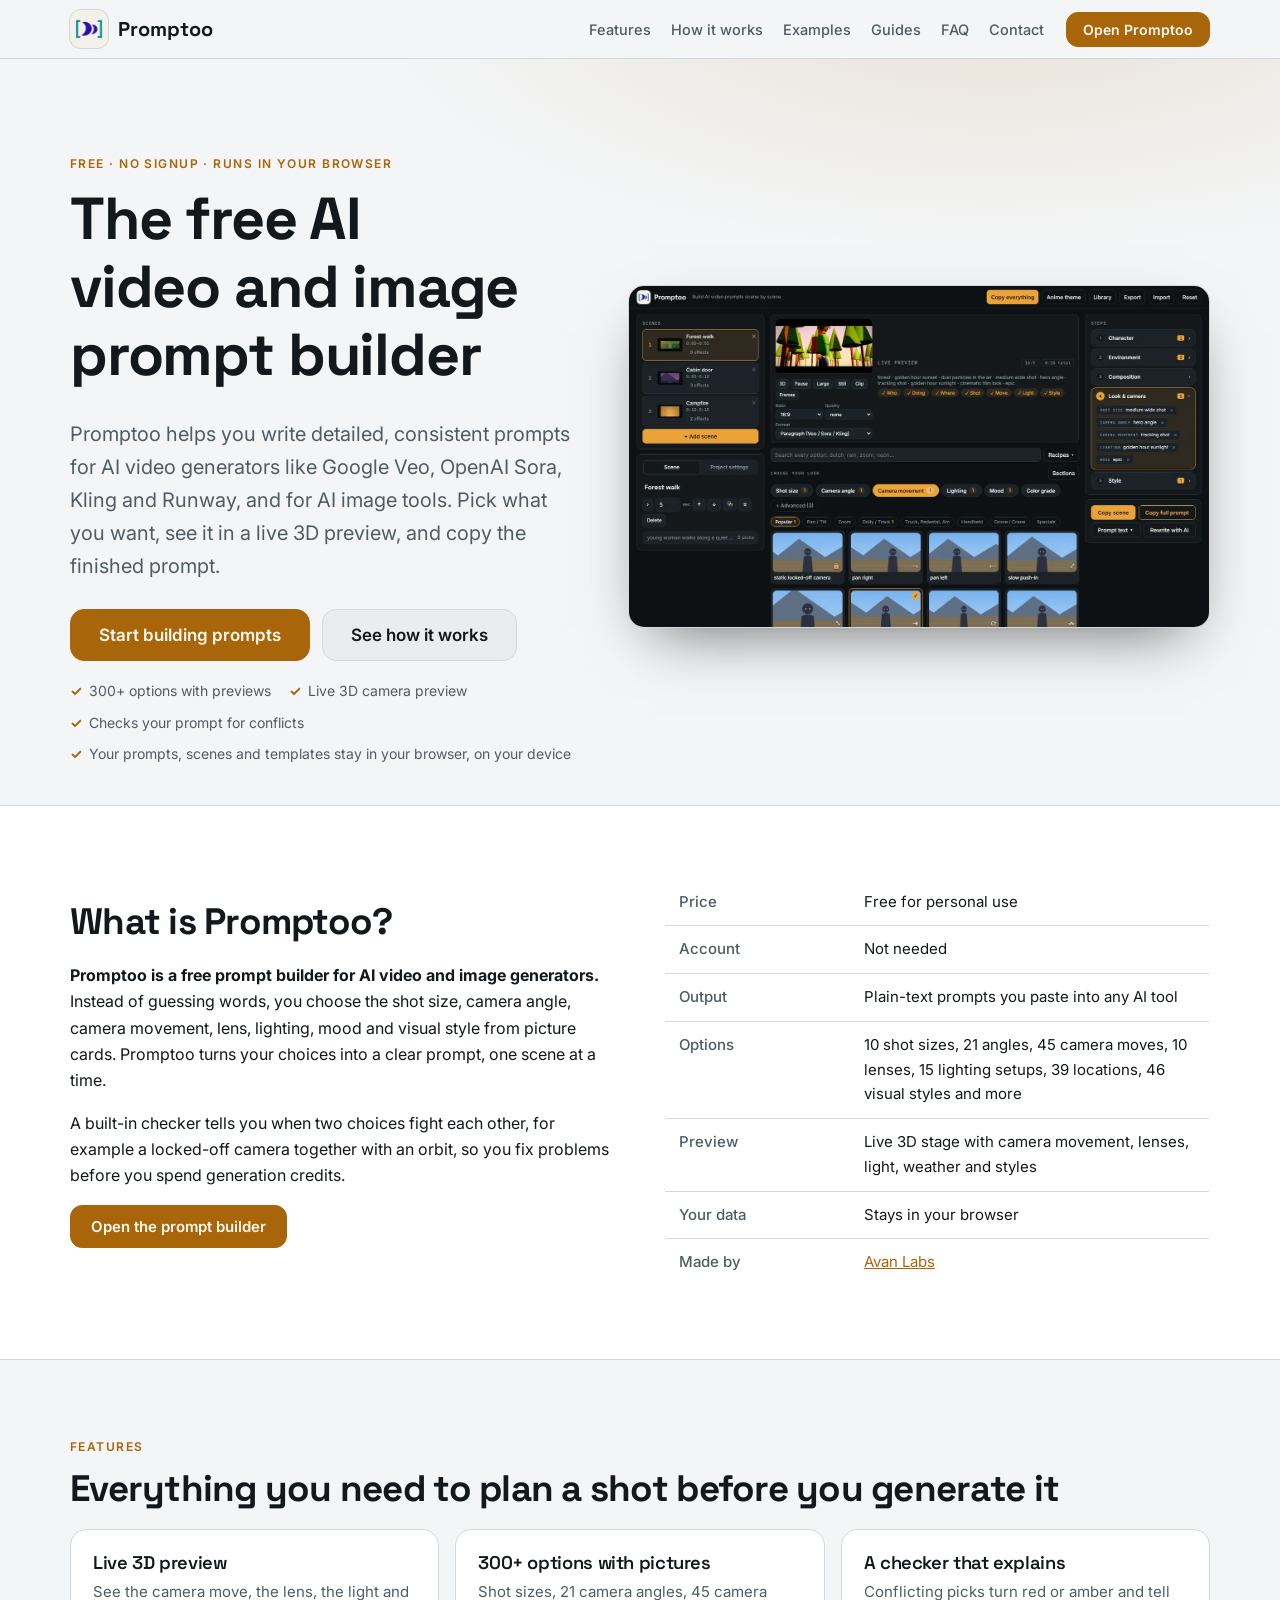
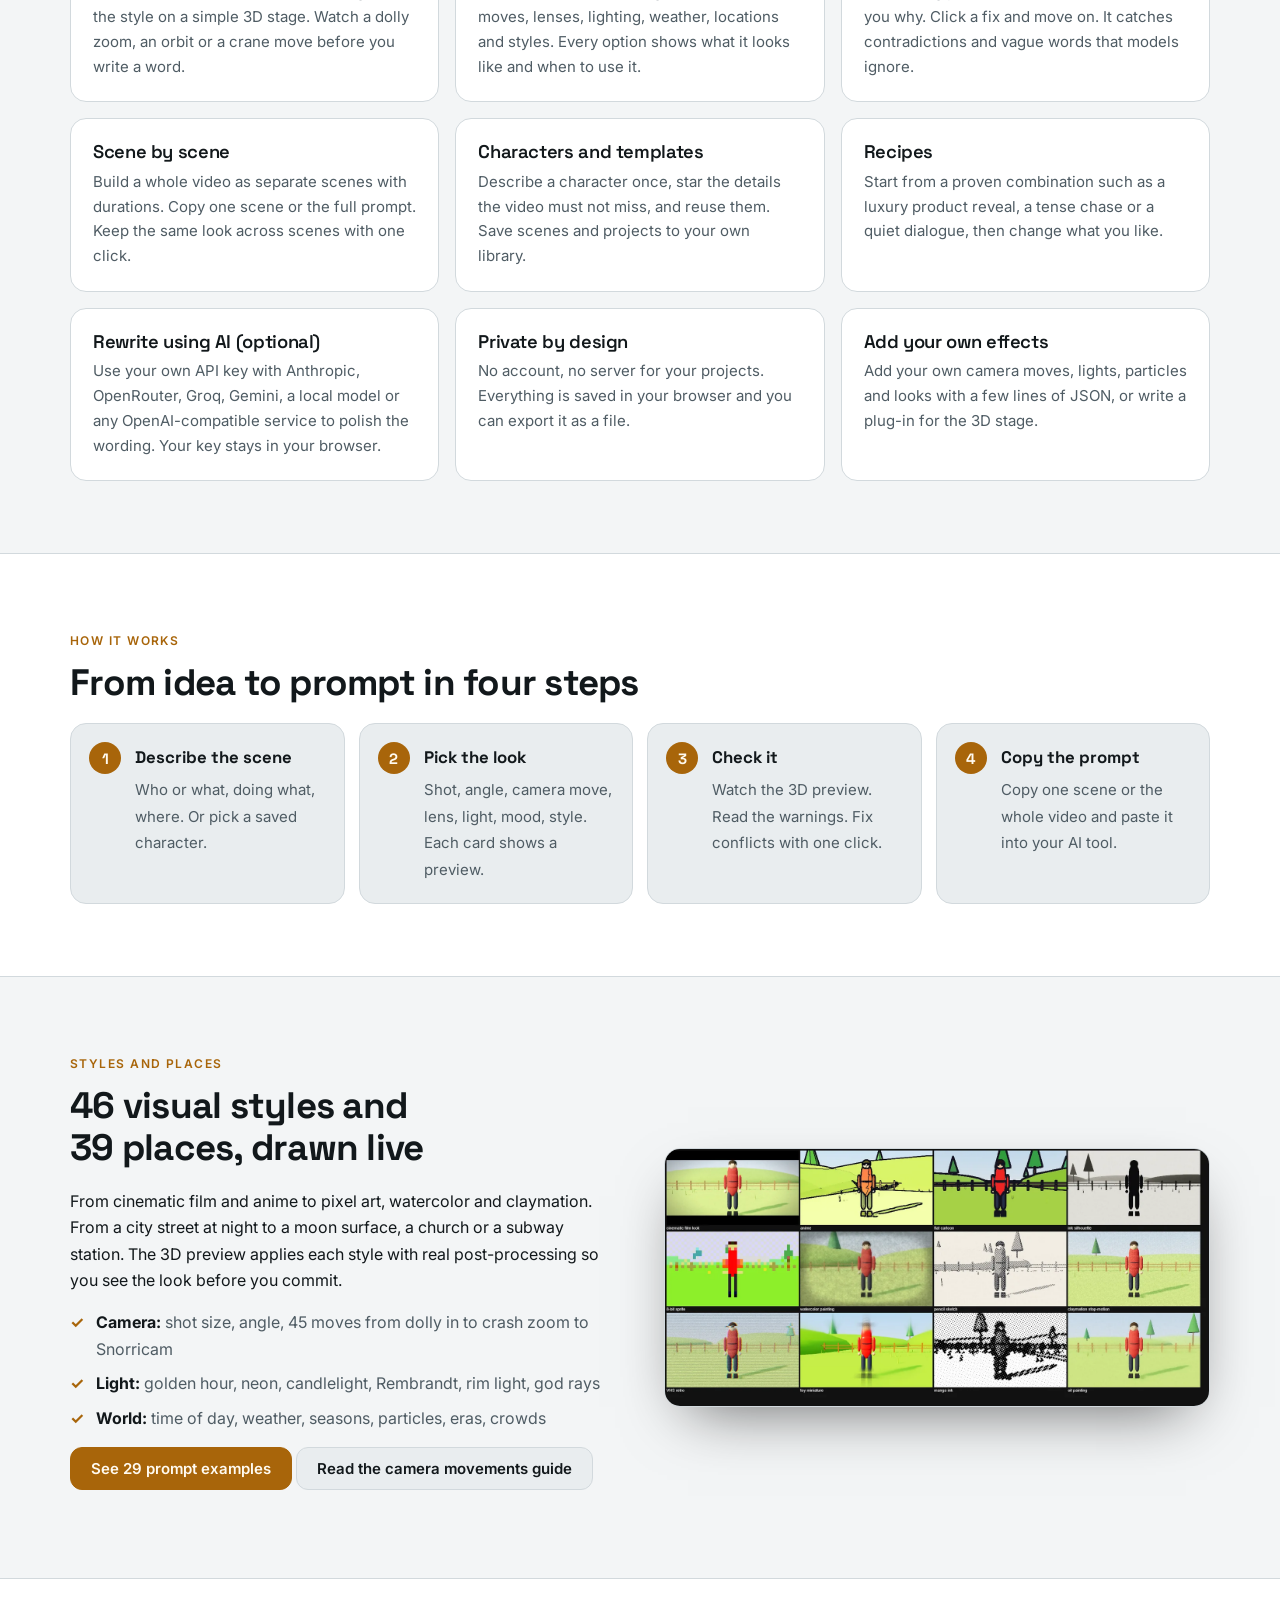
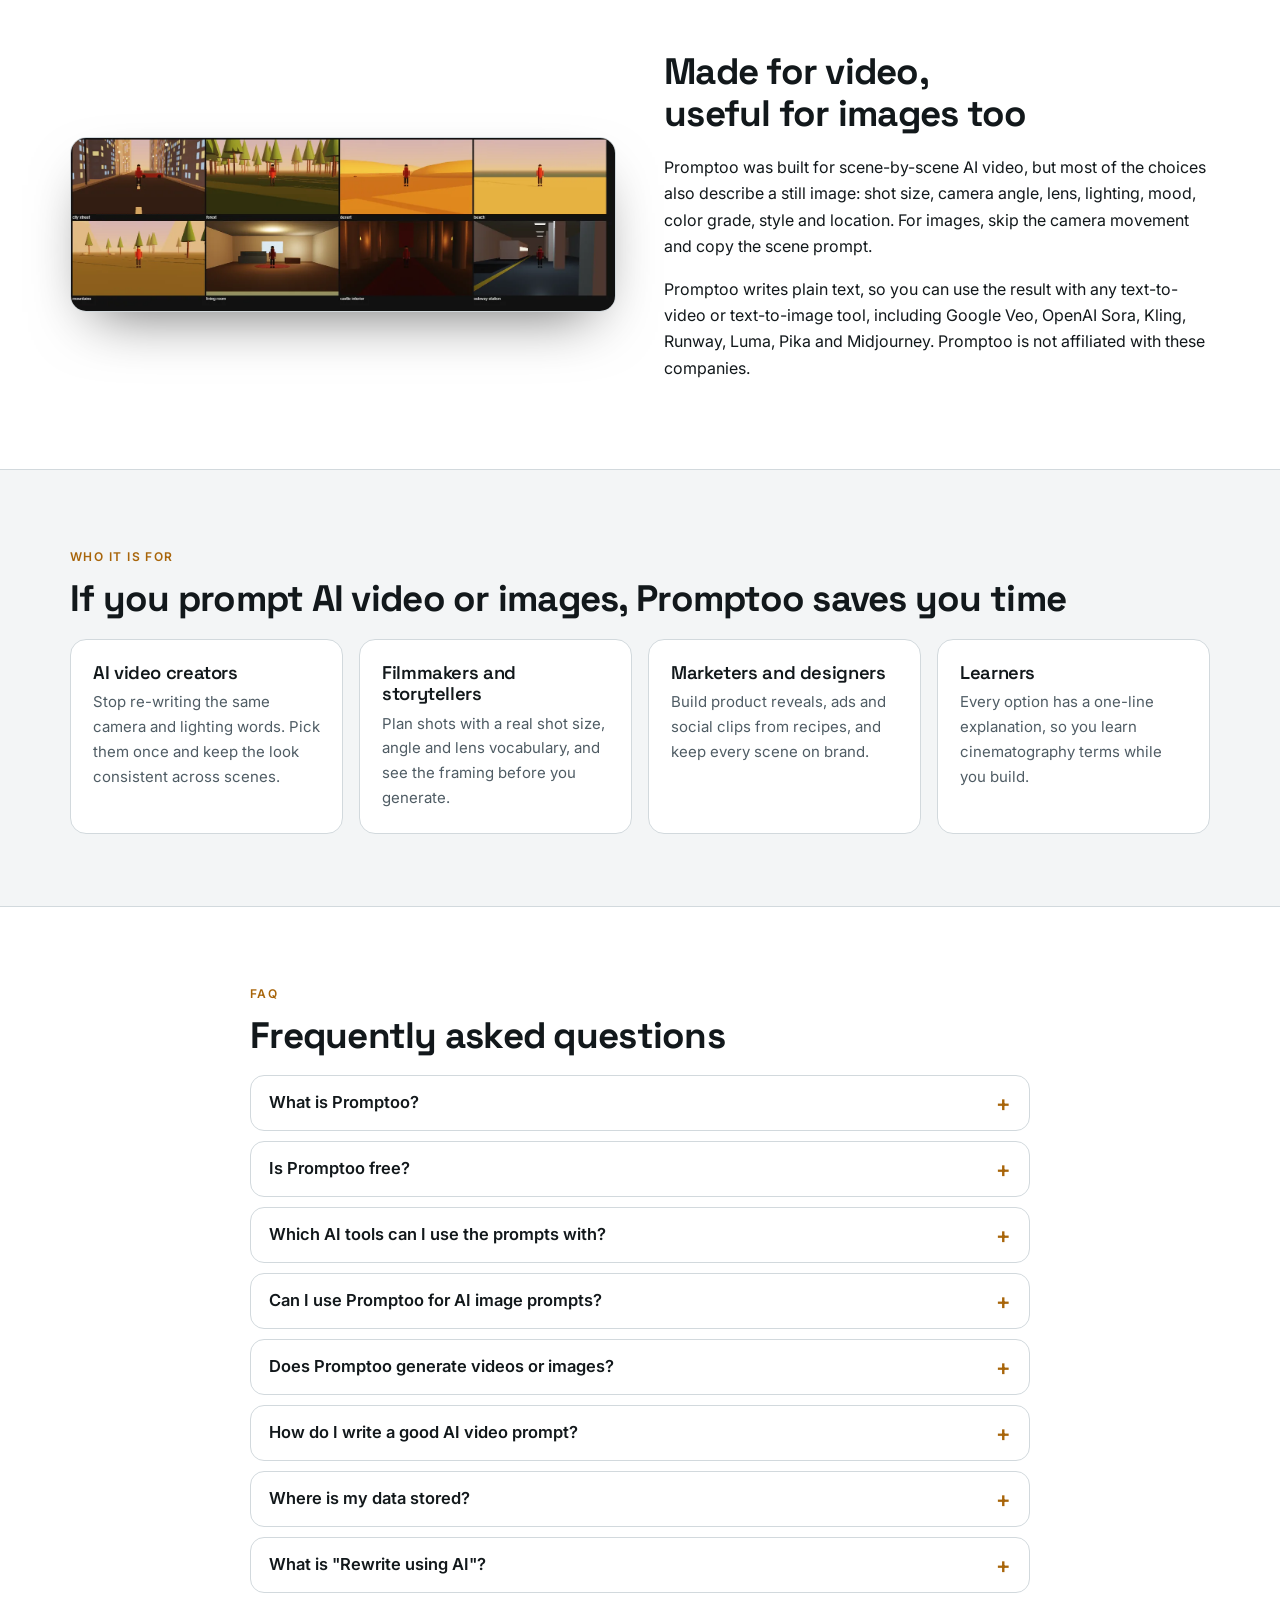
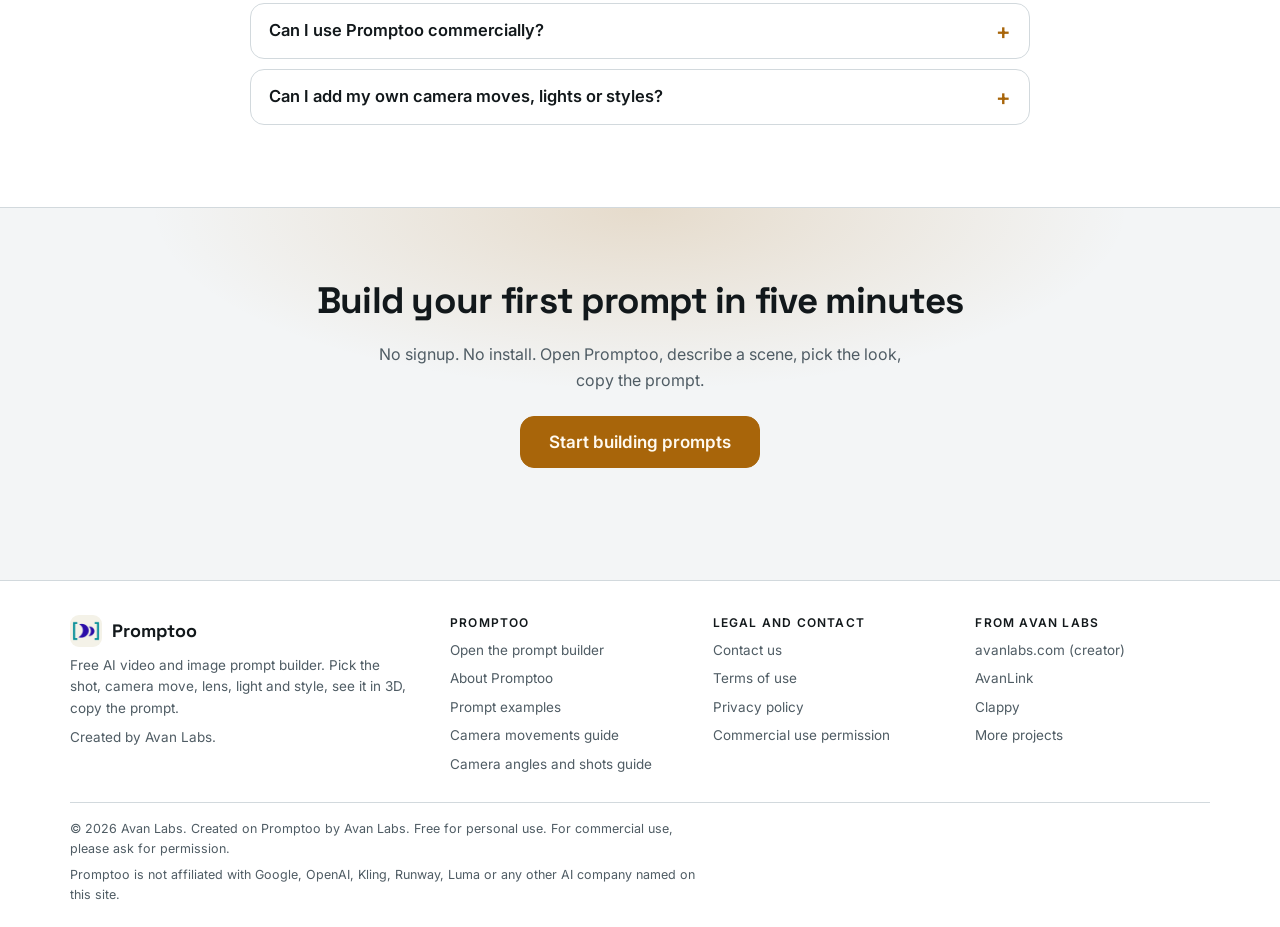
<file: index.html>
<!doctype html>
<html lang="en">
<head>
<meta charset="utf-8">
<meta name="viewport" content="width=device-width,initial-scale=1">
<title>Promptoo: Free AI Video and Image Prompt Generator</title>
<meta name="description" content="Build AI video and image prompts scene by scene. Pick camera moves, lenses, lighting and style with a live 3D preview. Free, no signup. For Veo, Sora, Kling and more.">
<meta name="keywords" content="AI video prompt generator, AI image prompt generator, AI prompt builder, Veo prompt generator, Sora prompt generator, Kling prompt generator, text to video prompts, cinematic prompt generator, camera movement prompts, shot list prompt builder">
<meta name="author" content="Avan Labs">
<meta name="robots" content="index,follow,max-image-preview:large">
<meta name="theme-color" content="#0d1113">
<link rel="canonical" href="https://promptoo.avanlabs.com/">
<link rel="icon" type="image/png" href="img/favicon.png">
<meta property="og:type" content="website">
<meta property="og:site_name" content="Promptoo">
<meta property="og:title" content="Promptoo: Free AI Video and Image Prompt Generator">
<meta property="og:description" content="Pick the shot, camera move, lens, light and style. See it in a live 3D preview. Copy a detailed prompt for AI video and image tools. Free, no signup.">
<meta property="og:url" content="https://promptoo.avanlabs.com/">
<meta property="og:image" content="https://promptoo.avanlabs.com/img/og.png">
<meta property="og:image:width" content="1200"><meta property="og:image:height" content="630">
<meta property="og:image:alt" content="Promptoo, a free AI video and image prompt builder with a live 3D preview">
<meta name="twitter:card" content="summary_large_image">
<meta name="twitter:title" content="Promptoo: Free AI Video and Image Prompt Generator">
<meta name="twitter:description" content="Pick the shot, camera move, lens, light and style. See it in 3D. Copy the prompt.">
<meta name="twitter:image" content="https://promptoo.avanlabs.com/img/og.png">
<link rel="preconnect" href="https://fonts.googleapis.com"><link rel="preconnect" href="https://fonts.gstatic.com" crossorigin>
<link rel="stylesheet" href="https://fonts.googleapis.com/css2?family=Inter:wght@400;500;600&family=Space+Grotesk:wght@500;600;700&display=swap">
<link rel="stylesheet" href="site.css">
<link rel="stylesheet" href="footer.css">
<script type="application/ld+json">
{
  "@context": "https://schema.org",
  "@graph": [
    { "@type": "Organization", "@id": "https://avanlabs.com/#org", "name": "Avan Labs", "url": "https://avanlabs.com", "logo": "https://promptoo.avanlabs.com/img/logo.png" },
    { "@type": "WebSite", "@id": "https://promptoo.avanlabs.com/#site", "name": "Promptoo", "url": "https://promptoo.avanlabs.com/", "publisher": { "@id": "https://avanlabs.com/#org" }, "inLanguage": "en" },
    { "@type": "SoftwareApplication", "@id": "https://promptoo.avanlabs.com/#app", "name": "Promptoo", "url": "https://promptoo.avanlabs.com/app",
      "applicationCategory": "MultimediaApplication", "operatingSystem": "Web browser", "browserRequirements": "Requires a modern browser. WebGL is needed for the 3D preview.",
      "description": "A free, browser-based prompt builder for AI video and image generators. Choose shot size, camera angle, camera movement, lens, lighting, location and visual style, preview them in 3D, and copy a finished prompt.",
      "image": "https://promptoo.avanlabs.com/img/og.png", "isAccessibleForFree": true,
      "offers": { "@type": "Offer", "price": "0", "priceCurrency": "USD", "description": "Free for personal use. Commercial use requires permission." },
      "creator": { "@id": "https://avanlabs.com/#org" }, "publisher": { "@id": "https://avanlabs.com/#org" },
      "featureList": ["Scene by scene prompt builder", "Live 3D preview of camera moves, lenses, lighting and styles", "Prompt checker that explains conflicting choices", "More than 300 options with previews", "Template and character library", "Optional Rewrite using AI using your own API key", "No signup, runs in your browser"] },
    { "@type": "HowTo", "name": "How to build an AI video prompt with Promptoo", "totalTime": "PT5M",
      "step": [
        { "@type": "HowToStep", "name": "Describe the scene", "text": "Write who or what is in the scene, what they are doing and where. Or build a character card and reuse it." },
        { "@type": "HowToStep", "name": "Pick the look", "text": "Choose shot size, camera angle, camera movement, lens, lighting, mood, style and environment. Each option has a preview." },
        { "@type": "HowToStep", "name": "Check the result", "text": "Watch the live 3D preview and read the checker warnings. Fix contradictions with one click." },
        { "@type": "HowToStep", "name": "Copy the prompt", "text": "Copy the scene or the full prompt and paste it into your AI video or image generator." }
      ] },
    { "@type": "FAQPage", "mainEntity": [
      { "@type": "Question", "name": "What is Promptoo?", "acceptedAnswer": { "@type": "Answer", "text": "Promptoo is a free, browser-based prompt builder for AI video and image generators. You pick shot size, camera angle, camera movement, lens, lighting, style and location, see them in a live 3D preview, and copy a finished prompt." } },
      { "@type": "Question", "name": "Is Promptoo free?", "acceptedAnswer": { "@type": "Answer", "text": "Yes. Promptoo is free for personal use and needs no account. Commercial use needs permission from Avan Labs." } },
      { "@type": "Question", "name": "Which AI tools can I use the prompts with?", "acceptedAnswer": { "@type": "Answer", "text": "Promptoo writes plain-text prompts, so you can paste them into any text-to-video or text-to-image tool, such as Google Veo, OpenAI Sora, Kling, Runway, Luma, Pika or Midjourney. Promptoo is not affiliated with these companies." } },
      { "@type": "Question", "name": "Can I use Promptoo for AI image prompts?", "acceptedAnswer": { "@type": "Answer", "text": "Yes. Shot size, camera angle, lens, lighting, mood, color grade, style and location all work for still images. Skip the camera movement options and copy the scene prompt." } },
      { "@type": "Question", "name": "Does Promptoo generate videos or images?", "acceptedAnswer": { "@type": "Answer", "text": "No. Promptoo writes the prompt. The 3D preview is a quick planning aid that shows framing, camera movement and light with simple stand-in shapes. The final result depends on the AI tool you use." } },
      { "@type": "Question", "name": "Where is my data stored?", "acceptedAnswer": { "@type": "Answer", "text": "Your prompts, scenes and templates stay in your browser, on your device. Promptoo has no accounts and no server for your projects. You can export your project as a file and import it later." } },
      { "@type": "Question", "name": "How do I write a good AI video prompt?", "acceptedAnswer": { "@type": "Answer", "text": "Describe the subject, what it does, and where. Then add the camera (shot size, angle, movement), the lighting, and the visual style. Keep each scene to one main action and avoid contradictions such as a locked-off camera with an orbit." } },
      { "@type": "Question", "name": "Can I use Promptoo commercially?", "acceptedAnswer": { "@type": "Answer", "text": "Commercial use needs permission. Contact Avan Labs through the contact page and describe how you plan to use it." } }
    ] }
  ]
}
</script>
</head>
<body>
<!--header:start-->
<header class="site-head">
  <div class="sh-in">
    <a class="sh-logo" href="index.html" aria-label="Promptoo home"><span class="mark"><img src="img/logo.png" width="28" height="28" alt=""></span><span>Promptoo</span></a>
    <nav class="sh-nav" aria-label="Main">
      <a href="index.html#features">Features</a>
      <a href="index.html#how">How it works</a>
      <a href="prompt-examples.html">Examples</a>
      <a href="camera-movements.html">Guides</a>
      <a href="index.html#faq">FAQ</a>
      <a href="contact.html">Contact</a>
    </nav>
    <a class="btn pri" href="app.html">Open Promptoo</a>
  </div>
</header>
<!--header:end-->

<main>
<section class="hero">
  <div class="wrap hero-grid">
    <div>
      <span class="eyebrow">Free · No signup · Runs in your browser</span>
      <h1>The free AI video and image prompt builder</h1>
      <p class="lead">Promptoo helps you write detailed, consistent prompts for AI video generators like Google Veo, OpenAI Sora, Kling and Runway, and for AI image tools. Pick what you want, see it in a live 3D preview, and copy the finished prompt.</p>
      <div class="cta">
        <a class="btn pri big" href="app.html">Start building prompts</a>
        <a class="btn big" href="#how">See how it works</a>
      </div>
      <ul class="facts">
        <li>300+ options with previews</li>
        <li>Live 3D camera preview</li>
        <li>Checks your prompt for conflicts</li>
        <li>Your prompts, scenes and templates stay in your browser, on your device</li>
      </ul>
    </div>
    <div>
      <img class="shot" src="img/hero-app.webp" width="1400" height="821" alt="The Promptoo prompt builder showing a scene list, a live 3D preview of a woman in a forest at golden hour, and camera movement options" fetchpriority="high">
    </div>
  </div>
</section>

<section class="alt" id="what">
  <div class="wrap two">
    <div>
      <h2>What is Promptoo?</h2>
      <p><strong>Promptoo is a free prompt builder for AI video and image generators.</strong> Instead of guessing words, you choose the shot size, camera angle, camera movement, lens, lighting, mood and visual style from picture cards. Promptoo turns your choices into a clear prompt, one scene at a time.</p>
      <p>A built-in checker tells you when two choices fight each other, for example a locked-off camera together with an orbit, so you fix problems before you spend generation credits.</p>
      <p><a class="btn pri" href="app.html">Open the prompt builder</a></p>
    </div>
    <div class="tablewrap">
      <table class="facts">
        <tbody>
          <tr><th>Price</th><td>Free for personal use</td></tr>
          <tr><th>Account</th><td>Not needed</td></tr>
          <tr><th>Output</th><td>Plain-text prompts you paste into any AI tool</td></tr>
          <tr><th>Options</th><td>10 shot sizes, 21 angles, 45 camera moves, 10 lenses, 15 lighting setups, 39 locations, 46 visual styles and more</td></tr>
          <tr><th>Preview</th><td>Live 3D stage with camera movement, lenses, light, weather and styles</td></tr>
          <tr><th>Your data</th><td>Stays in your browser</td></tr>
          <tr><th>Made by</th><td><a href="https://avanlabs.com" rel="noopener">Avan Labs</a></td></tr>
        </tbody>
      </table>
    </div>
  </div>
</section>

<section id="features">
  <div class="wrap">
    <span class="eyebrow">Features</span>
    <h2>Everything you need to plan a shot before you generate it</h2>
    <div class="grid g3">
      <div class="card"><h3>Live 3D preview</h3><p>See the camera move, the lens, the light and the style on a simple 3D stage. Watch a dolly zoom, an orbit or a crane move before you write a word.</p></div>
      <div class="card"><h3>300+ options with pictures</h3><p>Shot sizes, 21 camera angles, 45 camera moves, lenses, lighting, weather, locations and styles. Every option shows what it looks like and when to use it.</p></div>
      <div class="card"><h3>A checker that explains</h3><p>Conflicting picks turn red or amber and tell you why. Click a fix and move on. It catches contradictions and vague words that models ignore.</p></div>
      <div class="card"><h3>Scene by scene</h3><p>Build a whole video as separate scenes with durations. Copy one scene or the full prompt. Keep the same look across scenes with one click.</p></div>
      <div class="card"><h3>Characters and templates</h3><p>Describe a character once, star the details the video must not miss, and reuse them. Save scenes and projects to your own library.</p></div>
      <div class="card"><h3>Recipes</h3><p>Start from a proven combination such as a luxury product reveal, a tense chase or a quiet dialogue, then change what you like.</p></div>
      <div class="card"><h3>Rewrite using AI (optional)</h3><p>Use your own API key with Anthropic, OpenRouter, Groq, Gemini, a local model or any OpenAI-compatible service to polish the wording. Your key stays in your browser.</p></div>
      <div class="card"><h3>Private by design</h3><p>No account, no server for your projects. Everything is saved in your browser and you can export it as a file.</p></div>
      <div class="card"><h3>Add your own effects</h3><p>Add your own camera moves, lights, particles and looks with a few lines of JSON, or write a plug-in for the 3D stage.</p></div>
    </div>
  </div>
</section>

<section class="alt" id="how">
  <div class="wrap">
    <span class="eyebrow">How it works</span>
    <h2>From idea to prompt in four steps</h2>
    <ol class="steps">
      <li><b>Describe the scene</b><span>Who or what, doing what, where. Or pick a saved character.</span></li>
      <li><b>Pick the look</b><span>Shot, angle, camera move, lens, light, mood, style. Each card shows a preview.</span></li>
      <li><b>Check it</b><span>Watch the 3D preview. Read the warnings. Fix conflicts with one click.</span></li>
      <li><b>Copy the prompt</b><span>Copy one scene or the whole video and paste it into your AI tool.</span></li>
    </ol>
  </div>
</section>

<section id="looks">
  <div class="wrap two">
    <div>
      <span class="eyebrow">Styles and places</span>
      <h2>46 visual styles and 39 places, drawn live</h2>
      <p>From cinematic film and anime to pixel art, watercolor and claymation. From a city street at night to a moon surface, a church or a subway station. The 3D preview applies each style with real post-processing so you see the look before you commit.</p>
      <ul class="tick">
        <li><b>Camera:</b> shot size, angle, 45 moves from dolly in to crash zoom to Snorricam</li>
        <li><b>Light:</b> golden hour, neon, candlelight, Rembrandt, rim light, god rays</li>
        <li><b>World:</b> time of day, weather, seasons, particles, eras, crowds</li>
      </ul>
      <p><a class="btn pri" href="prompt-examples.html">See 29 prompt examples</a> <a class="btn" href="camera-movements.html">Read the camera movements guide</a></p>
    </div>
    <div>
      <img class="shot" src="img/styles.webp" width="1400" height="662" alt="Twelve visual styles of the same scene in Promptoo's 3D preview: cinematic, anime, flat cartoon, ink silhouette, 8-bit, watercolor, pencil sketch, claymation, VHS, toy miniature, manga and oil painting" loading="lazy">
    </div>
  </div>
</section>

<section class="alt">
  <div class="wrap two">
    <div>
      <img class="shot" src="img/locations.webp" width="1400" height="445" alt="Eight locations in Promptoo's 3D preview: city street, forest, desert, beach, mountains, living room, castle interior and subway station" loading="lazy">
    </div>
    <div>
      <h2>Made for video, useful for images too</h2>
      <p>Promptoo was built for scene-by-scene AI video, but most of the choices also describe a still image: shot size, camera angle, lens, lighting, mood, color grade, style and location. For images, skip the camera movement and copy the scene prompt.</p>
      <p>Promptoo writes plain text, so you can use the result with any text-to-video or text-to-image tool, including Google Veo, OpenAI Sora, Kling, Runway, Luma, Pika and Midjourney. Promptoo is not affiliated with these companies.</p>
    </div>
  </div>
</section>

<section id="who">
  <div class="wrap">
    <span class="eyebrow">Who it is for</span>
    <h2>If you prompt AI video or images, Promptoo saves you time</h2>
    <div class="grid">
      <div class="card"><h3>AI video creators</h3><p>Stop re-writing the same camera and lighting words. Pick them once and keep the look consistent across scenes.</p></div>
      <div class="card"><h3>Filmmakers and storytellers</h3><p>Plan shots with a real shot size, angle and lens vocabulary, and see the framing before you generate.</p></div>
      <div class="card"><h3>Marketers and designers</h3><p>Build product reveals, ads and social clips from recipes, and keep every scene on brand.</p></div>
      <div class="card"><h3>Learners</h3><p>Every option has a one-line explanation, so you learn cinematography terms while you build.</p></div>
    </div>
  </div>
</section>

<section class="alt faq" id="faq">
  <div class="wrap narrow">
    <span class="eyebrow">FAQ</span>
    <h2>Frequently asked questions</h2>
    <details><summary>What is Promptoo?</summary><p>Promptoo is a free, browser-based prompt builder for AI video and image generators. You pick shot size, camera angle, camera movement, lens, lighting, style and location, see them in a live 3D preview, and copy a finished prompt.</p></details>
    <details><summary>Is Promptoo free?</summary><p>Yes. Promptoo is free for personal use and needs no account. If you want to use it commercially, please <a href="contact.html#commercial">ask for permission</a>.</p></details>
    <details><summary>Which AI tools can I use the prompts with?</summary><p>Promptoo writes plain-text prompts, so you can paste them into any text-to-video or text-to-image tool, such as Google Veo, OpenAI Sora, Kling, Runway, Luma, Pika or Midjourney. Promptoo is not affiliated with these companies.</p></details>
    <details><summary>Can I use Promptoo for AI image prompts?</summary><p>Yes. Shot size, camera angle, lens, lighting, mood, color grade, style and location all work for still images. Skip the camera movement options and copy the scene prompt.</p></details>
    <details><summary>Does Promptoo generate videos or images?</summary><p>No. Promptoo writes the prompt. The 3D preview is a planning aid that shows framing, camera movement and light with simple stand-in shapes. The final result depends on the AI tool you use, so expect it to differ.</p></details>
    <details><summary>How do I write a good AI video prompt?</summary><p>Describe the subject, what it does, and where. Then add the camera (shot size, angle, movement), the lighting and the visual style. Keep each scene to one main action, avoid contradictions, and avoid vague words like "cinematic shot". Promptoo builds this structure for you and checks it.</p></details>
    <details><summary>Where is my data stored?</summary><p>Your prompts, scenes and templates stay in your browser, on your device. Promptoo has no accounts and no server for your projects. You can export a project as a file and import it later. See the <a href="privacy.html">privacy policy</a>.</p></details>
    <details><summary>What is "Rewrite using AI"?</summary><p>An optional button that sends your prompt to an AI provider you choose, using your own API key, and returns a polished version. Your key stays in your browser. You can ignore it and use Promptoo without any AI service.</p></details>
    <details><summary>Can I use Promptoo commercially?</summary><p>Commercial use needs permission from Avan Labs. Tell us how you plan to use it on the <a href="contact.html#commercial">contact page</a>. See the <a href="terms.html">terms of use</a>.</p></details>
    <details><summary>Can I add my own camera moves, lights or styles?</summary><p>Yes. Add your own styles in the Style tab, or add effects with a few lines of JSON in Project settings. Developers can write plug-ins for the 3D stage.</p></details>
  </div>
</section>

<section class="band">
  <div class="wrap">
    <h2>Build your first prompt in five minutes</h2>
    <p>No signup. No install. Open Promptoo, describe a scene, pick the look, copy the prompt.</p>
    <a class="btn pri big" href="app.html">Start building prompts</a>
  </div>
</section>
</main>

<!--footer:start-->
<footer class="site-footer" id="site-footer">
  <div class="sf-in">
    <div class="sf-grid">
      <div>
        <div class="sf-brand"><img src="img/logo.png" alt="" width="32" height="32">Promptoo</div>
        <p>Free AI video and image prompt builder. Pick the shot, camera move, lens, light and style, see it in 3D, copy the prompt.</p>
        <p>Created by <a href="https://avanlabs.com" rel="noopener">Avan Labs</a>.</p>
      </div>
      <div>
        <h3>Promptoo</h3>
        <ul>
          <li><a href="app.html">Open the prompt builder</a></li>
          <li><a href="index.html">About Promptoo</a></li>
          <li><a href="prompt-examples.html">Prompt examples</a></li>
          <li><a href="camera-movements.html">Camera movements guide</a></li>
          <li><a href="camera-angles-and-shots.html">Camera angles and shots guide</a></li>
        </ul>
      </div>
      <div>
        <h3>Legal and contact</h3>
        <ul>
          <li><a href="contact.html">Contact us</a></li>
          <li><a href="terms.html">Terms of use</a></li>
          <li><a href="privacy.html">Privacy policy</a></li>
          <li><a href="contact.html#commercial">Commercial use permission</a></li>
        </ul>
      </div>
      <div>
        <h3>From Avan Labs</h3>
        <ul>
          <li><a href="https://avanlabs.com" rel="noopener">avanlabs.com (creator)</a></li>
          <li><a href="https://link.avanlabs.com" rel="noopener">AvanLink</a></li>
          <li><a href="https://avanlabs.com" rel="noopener">Clappy</a></li>
          <li><a href="https://avanlabs.com" rel="noopener">More projects</a></li>
        </ul>
      </div>
    </div>
    <div class="sf-legal">
      <span>&copy; 2026 Avan Labs. Created on Promptoo by Avan Labs. Free for personal use. For commercial use, please <a href="contact.html#commercial">ask for permission</a>.</span>
      <span>Promptoo is not affiliated with Google, OpenAI, Kling, Runway, Luma or any other AI company named on this site.</span>
    </div>
  </div>
</footer>
<!--footer:end-->
</body>
</html>
</file>
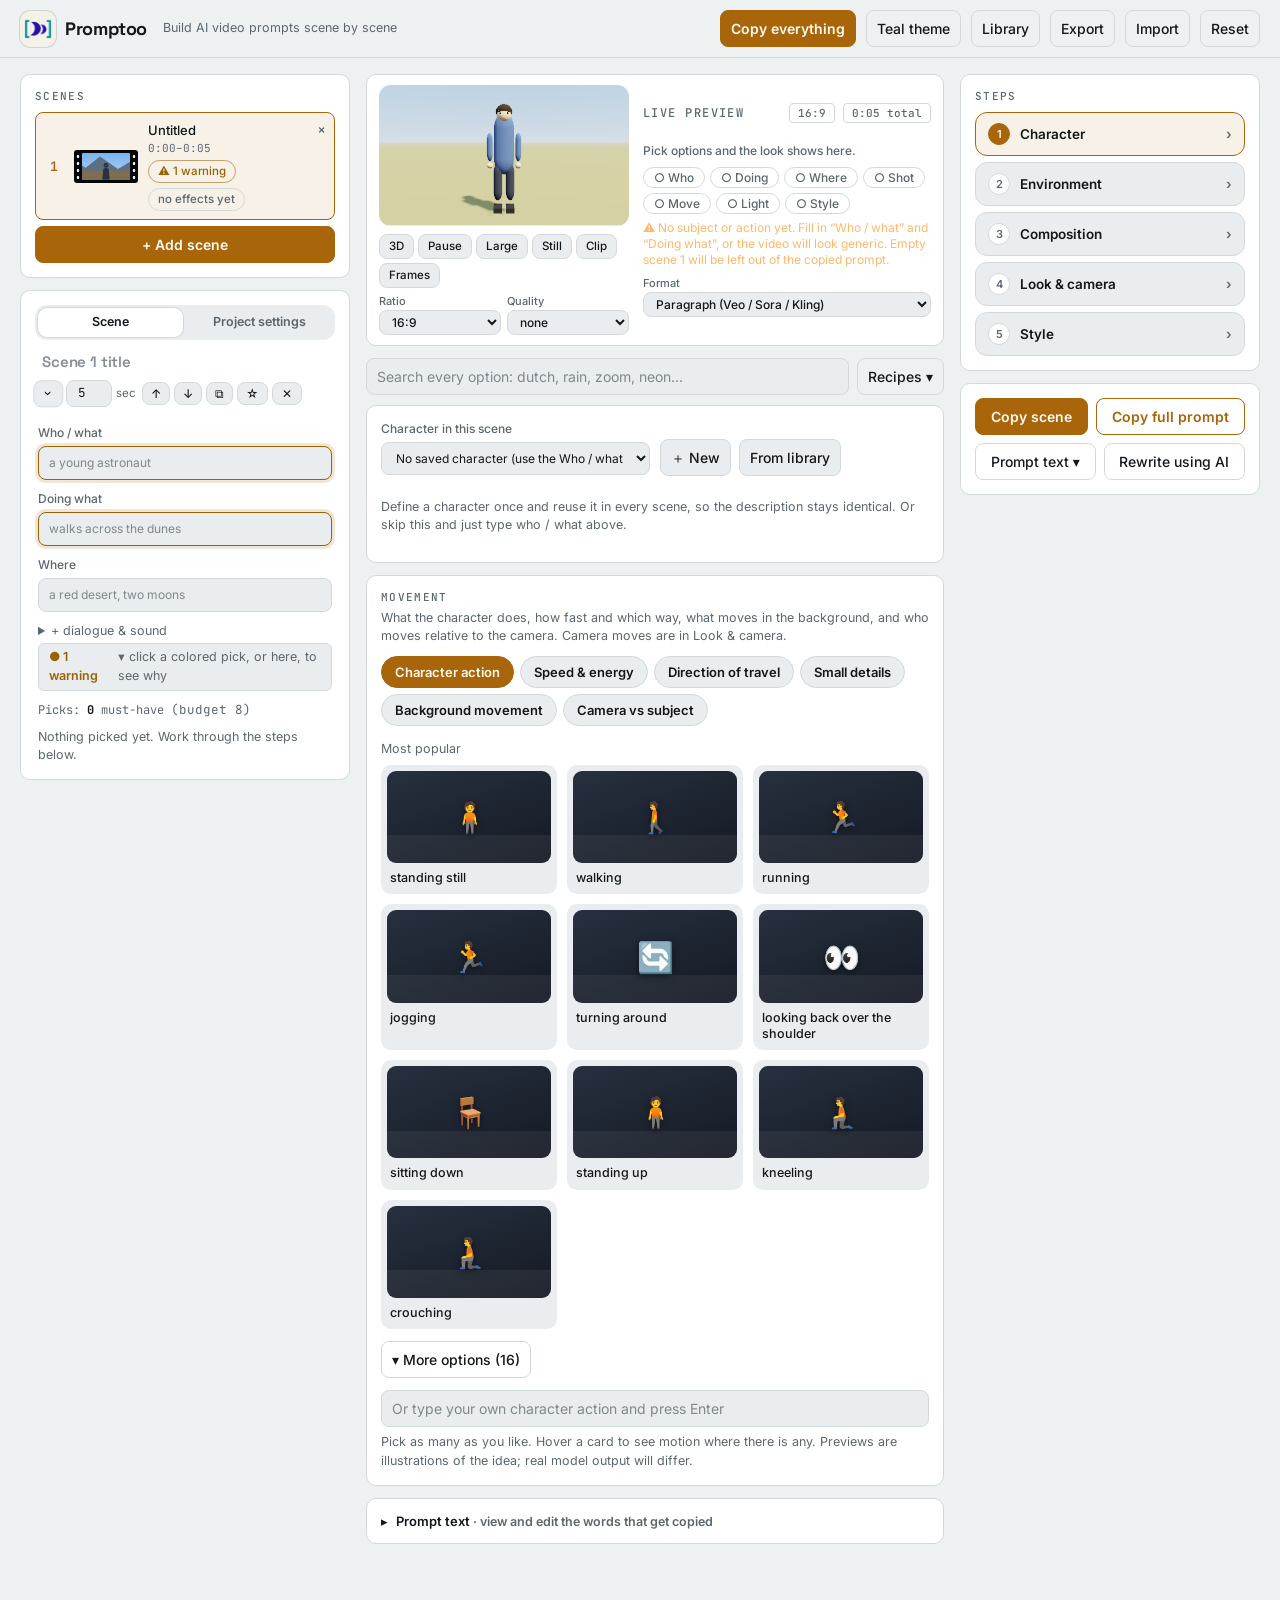
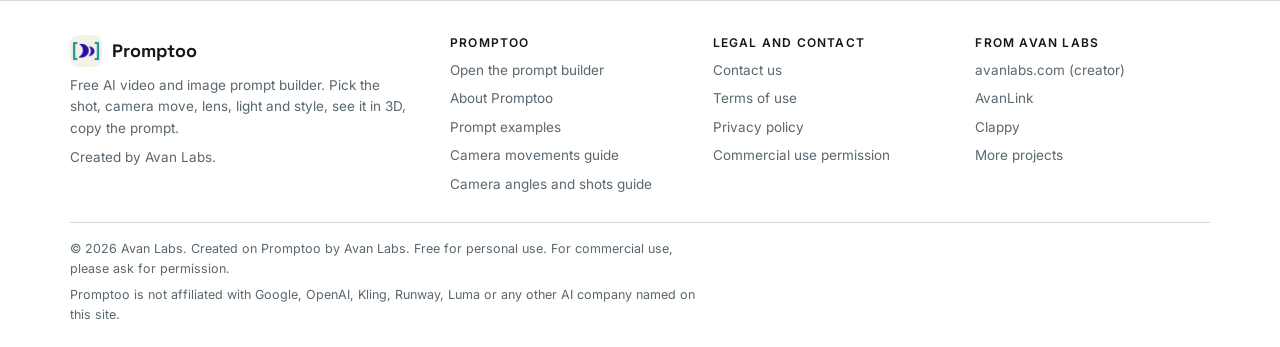
<file: app.html>
<!doctype html>
<html lang="en">
<head>
<meta charset="utf-8">
<meta name="viewport" content="width=device-width,initial-scale=1">
<title>Promptoo Prompt Builder: Free AI Video and Image Prompts</title>
<meta name="description" content="Build AI video and image prompts scene by scene with a live 3D preview. Pick camera moves, lenses, lighting and style. Free, no signup, runs in your browser.">
<meta name="robots" content="index,follow">
<meta name="author" content="Avan Labs">
<meta name="theme-color" content="#0d1113">
<link rel="canonical" href="https://promptoo.avanlabs.com/app">
<meta property="og:type" content="website"><meta property="og:site_name" content="Promptoo"><meta property="og:title" content="Promptoo Prompt Builder: Free AI Video and Image Prompts"><meta property="og:description" content="Pick camera moves, lenses, lighting and style, see them in 3D, copy the prompt. Free, no signup."><meta property="og:url" content="https://promptoo.avanlabs.com/app"><meta property="og:image" content="https://promptoo.avanlabs.com/img/og.png"><meta property="og:image:width" content="1200"><meta property="og:image:height" content="630"><meta property="og:image:alt" content="Promptoo prompt builder with a live 3D preview"><meta name="twitter:card" content="summary_large_image"><meta name="twitter:title" content="Promptoo Prompt Builder: Free AI Video and Image Prompts"><meta name="twitter:description" content="Pick camera moves, lenses, lighting and style, see them in 3D, copy the prompt. Free, no signup."><meta name="twitter:image" content="https://promptoo.avanlabs.com/img/og.png">
<link rel="stylesheet" href="footer.css">
<link rel="icon" type="image/png" href="img/favicon.png">
<link rel="preconnect" href="https://fonts.googleapis.com"><link rel="preconnect" href="https://fonts.gstatic.com" crossorigin>
<link rel="stylesheet" href="https://fonts.googleapis.com/css2?family=Anton&family=Inter:wght@400;500;600&family=Poppins:wght@400;500;600&family=JetBrains+Mono:wght@400;500;600&family=Space+Grotesk:wght@500;600;700&display=swap">
<script>try{var sk=localStorage.getItem('promptoo.theme');if(sk)document.documentElement.dataset.theme=sk}catch(e){}</script>
<style>
/* Layout concept: an edit suite. Left rail = the timeline (film-strip scenes with timecodes),
   centre = the workbench (steps), right = the monitor (live prompt). */
:root{ /* theme variables: change these (and the light block below) to re-theme the whole app */
  --bg:#0d1113;--panel:#14191c;--panel2:#1b2226;--line:#2a343a;--txt:#e7ecee;--mut:#8b979e;
  --acc:#eba33a;--acc2:#c98420;--on-acc:#1b1305;--sel:rgba(235,163,58,.12);--grad:#eba33a;
  --ok:#5fcf9a;--err:#ff6b5e;--warn:#f0b04a;--info:#6cc0dc;
  --f-ui:"Inter",system-ui,-apple-system,"Segoe UI",sans-serif;
  --f-disp:"Space Grotesk","Inter",system-ui,sans-serif;
  --f-mono:"JetBrains Mono",ui-monospace,"Cascadia Mono",Consolas,monospace;
  color-scheme:dark}
@media (prefers-color-scheme:light){:root{
  --bg:#eef1f2;--panel:#ffffff;--panel2:#e9edef;--line:#d2d9dd;--txt:#12181b;--mut:#5a676f;
  --acc:#a8650a;--acc2:#8a5208;--on-acc:#fffaf0;--sel:rgba(168,101,10,.09);--grad:#a8650a;
  --ok:#157a55;--err:#c0392b;--warn:#9a6200;--info:#1f6f8b;color-scheme:light}}
*{box-sizing:border-box}
body{margin:0;background:var(--bg);color:var(--txt);font:14px/1.5 var(--f-ui);min-height:100vh;-webkit-font-smoothing:antialiased}
button,input,select,textarea{font:inherit;color:var(--txt);background:var(--panel2);border:1px solid var(--line);border-radius:8px;padding:7px 10px}
button,input,select,textarea,.opt,.scene,.acc-h,.pill,.chip{outline:none}
:is(button,input,select,textarea,.opt,.scene,.acc-h,.pill,.chip,summary):focus-visible{outline:2px solid color-mix(in srgb,var(--acc) 70%,transparent);outline-offset:1px}
input:focus,textarea:focus,select:focus{border-color:var(--acc)}
input::placeholder,textarea::placeholder{color:color-mix(in srgb,var(--mut) 75%,transparent)}
button{cursor:pointer;transition:border-color .15s,background .15s,color .15s;font-weight:500}
button:hover{border-color:color-mix(in srgb,var(--txt) 40%,var(--line))}
button.pri{background:var(--acc);border-color:var(--acc);color:var(--on-acc);font-weight:600}
button.pri:hover{background:var(--acc2);border-color:var(--acc2)}
button.ghost{background:transparent}
button:disabled{opacity:.5;cursor:default}
textarea{width:100%;resize:vertical}
input:disabled{opacity:.75;cursor:not-allowed}
header{display:flex;align-items:center;gap:10px;padding:10px max(20px,env(safe-area-inset-left,0px));position:sticky;top:0;z-index:10;background:var(--bg);border-bottom:1px solid var(--line)}
.logo .mark{display:grid;place-items:center;width:36px;height:36px;border-radius:10px;background:#F4F2E8;box-shadow:0 0 0 1px rgba(0,0,0,.12);flex:none}.logo .mark img{display:block;width:28px;height:28px}
.logo{display:flex;align-items:center;gap:9px;font:700 18px var(--f-disp);letter-spacing:-.02em;margin-right:6px}
.logo svg{color:var(--txt)}
.tag{color:var(--mut);font-size:12.5px;margin-right:auto}
main{display:grid;grid-template-columns:330px minmax(0,1fr) 300px;gap:16px;padding:16px max(20px,env(safe-area-inset-left,0px));max-width:1720px;margin:auto;align-items:start}
@media(max-width:1180px){main{grid-template-columns:300px minmax(0,1fr)}.right{grid-column:1/-1;position:static}}
@media(max-width:760px){main{grid-template-columns:1fr;padding:12px 16px}header{padding:10px 16px;flex-wrap:wrap}.tag{display:none}}
.card{background:var(--panel);border:1px solid var(--line);border-radius:10px;padding:14px}
.right{position:sticky;top:68px;display:flex;flex-direction:column;gap:12px}
h2{font:500 11px var(--f-mono);letter-spacing:.12em;text-transform:uppercase;color:var(--mut);margin:0 0 9px}
.hint{color:var(--mut);font-size:12.5px}
label.f{display:block;font-size:12px;color:var(--mut);margin-bottom:10px;font-weight:500}
label.f>input,label.f>textarea,label.f>select{width:100%;margin-top:4px;font-weight:400}
.bar{display:flex;gap:8px;flex-wrap:wrap;margin-top:8px}
.grid2{display:grid;grid-template-columns:1fr 1fr;gap:10px}@media(max-width:700px){.grid2{grid-template-columns:1fr}}
.grid3{display:grid;grid-template-columns:repeat(3,minmax(0,1fr));gap:0 10px;align-items:end}@media(max-width:900px){.grid3{grid-template-columns:1fr}}
details.set{margin-top:12px;border-top:1px solid var(--line);padding-top:8px}
details.set summary{cursor:pointer;font:500 11px var(--f-mono);letter-spacing:.12em;text-transform:uppercase;color:var(--mut);padding:4px 0}
/* timeline: scenes as film frames */
.scene{display:grid;grid-template-columns:20px 64px minmax(0,1fr);column-gap:10px;align-items:center;padding:8px;border:1px solid var(--line);border-radius:8px;margin-bottom:6px;cursor:pointer;background:var(--panel2);transition:border-color .15s,background .15s}
.scene:hover{border-color:color-mix(in srgb,var(--txt) 35%,var(--line))}
.scene b{grid-row:1/3;grid-column:1;font:600 13px var(--f-mono);color:var(--mut);text-align:center}
.scene .mini{grid-row:1/3;grid-column:2}
.scene span{align-self:end;overflow:hidden;text-overflow:ellipsis;white-space:nowrap;font-weight:500;font-size:13px}
.scene small{align-self:start;font:400 11px var(--f-mono);color:var(--mut);font-variant-numeric:tabular-nums}
.scene{position:relative}
.sdel{position:absolute;top:4px;right:4px;width:22px;height:22px;border:0;border-radius:5px;background:transparent;color:var(--mut);font:600 12px var(--f-mono);cursor:pointer;opacity:.55;line-height:1}
.scene:hover .sdel,.scene.on .sdel,.sdel:focus-visible{opacity:1}
.sdel:hover{background:color-mix(in srgb,#e5484d 22%,transparent);color:#e5484d}
.scene.on{border-color:var(--acc);background:var(--sel)}.scene.on b{color:var(--acc)}
.mini{position:relative;background:#050607;border-radius:3px;padding:3px 8px;width:64px}
.mini::before,.mini::after{content:"";position:absolute;top:3px;bottom:3px;width:4px;background:radial-gradient(circle,var(--panel2) 1.1px,transparent 1.6px) 0 0/4px 7px repeat-y}
.mini::before{left:2px}.mini::after{right:2px}
.mini .th{border-radius:1px}
/* scene header */
.edtop{display:flex;gap:6px;align-items:center;margin-bottom:12px;flex-wrap:wrap}
.edtop input.t{flex:1;min-width:140px;font:600 17px var(--f-disp);letter-spacing:-.01em;background:transparent;border-color:transparent;padding-left:4px}
.edtop input.t:hover{border-color:var(--line)}.edtop input.t:focus{background:var(--panel2)}
.edtop input.d{width:64px;font-family:var(--f-mono);font-variant-numeric:tabular-nums}
.ib{padding:6px 10px;font-size:12.5px}
/* picks */
.sel{display:flex;flex-wrap:wrap;gap:6px;min-height:30px;align-items:center;margin:12px 0}
.pill{display:inline-flex;gap:7px;align-items:center;background:var(--panel2);border:1px solid var(--line);padding:3px 5px 3px 9px;border-radius:6px;font-size:12.5px;cursor:pointer}
.pill i{font:500 10px var(--f-mono);font-style:normal;color:var(--mut);text-transform:uppercase;letter-spacing:.06em}
.pill u{text-decoration:none;cursor:pointer;color:var(--mut);padding:0 4px;border-radius:4px}.pill u:hover{color:var(--txt);background:var(--line)}
.pill.e{border-color:var(--err);background:color-mix(in srgb,var(--err) 15%,transparent)}
.pill.w{border-color:var(--warn);background:color-mix(in srgb,var(--warn) 14%,transparent)}
input.bad,textarea.bad{border-color:var(--err) !important;box-shadow:0 0 0 3px color-mix(in srgb,var(--err) 20%,transparent)}
input.warnf,textarea.warnf{border-color:var(--warn) !important;box-shadow:0 0 0 3px color-mix(in srgb,var(--warn) 16%,transparent)}
.dot{width:8px;height:8px;border-radius:50%;display:inline-block;flex:none}.dot.e{background:var(--err)}.dot.w{background:var(--warn)}
.chk{margin-top:2px}
.sel.shut{margin:10px 0 0}.sel+.budget,.budget+.sel{margin-top:10px}
.ptog{border:1px solid var(--line);background:transparent;color:var(--mut);border-radius:6px;padding:4px 10px;font:500 11px var(--f-mono);cursor:pointer}
.ptog:hover{color:var(--txt);border-color:var(--mut)}
.cchip{display:inline-flex;gap:12px;align-items:center;padding:4px 10px;border-radius:6px;background:var(--panel2);border:1px solid var(--line);cursor:pointer;font-size:12.5px}
.cchip.ok{color:var(--ok);cursor:default}.cchip b{font-weight:600}.cchip b.r{color:var(--err)}.cchip b.a{color:var(--warn)}.cchip b.g{color:var(--mut)}
.why{margin-top:8px;display:flex;flex-direction:column;gap:6px}
.wi{display:flex;gap:10px;padding:10px 12px;border-radius:8px;background:var(--panel2);border:1px solid var(--line);font-size:13px}
.wi.e{border-color:color-mix(in srgb,var(--err) 55%,var(--line))}.wi.w{border-color:color-mix(in srgb,var(--warn) 50%,var(--line))}
.wi .inv{color:var(--mut);font:400 11.5px var(--f-mono);margin-top:4px}
.wi .bar{margin-top:6px}.wi .bar button{padding:3px 10px;font-size:12px}
/* steps */
.steps{display:flex;gap:2px;margin:20px 0 14px;border-bottom:1px solid var(--line);overflow-x:auto}
.stp{display:flex;gap:9px;align-items:center;padding:10px 14px;background:transparent;border:0;border-bottom:2px solid transparent;border-radius:0;margin-bottom:-1px;color:var(--mut);font:600 13.5px var(--f-ui);white-space:nowrap}
.stp:hover{color:var(--txt);border-color:transparent;border-bottom-color:var(--line)}
.stp .n{font:500 11px var(--f-mono);color:var(--mut)}
.stp em{font:500 11px var(--f-mono);font-style:normal;background:var(--acc);color:var(--on-acc);border-radius:4px;padding:0 6px}
.stp.on{color:var(--txt);border-bottom-color:var(--acc)}.stp.on .n{color:var(--acc)}
.sech{display:flex;align-items:center;justify-content:space-between;margin:4px 0 10px}
.sech h2{margin:0}
/* option groups */
.acc{border:1px solid var(--line);border-radius:10px;margin-bottom:8px;overflow:hidden;background:var(--panel)}
.acc.open{border-color:color-mix(in srgb,var(--acc) 55%,var(--line))}
.acc-h{display:flex;gap:10px;align-items:center;padding:11px 14px;cursor:pointer;user-select:none}
.acc-h:hover{background:var(--panel2)}
.acc-h .ic{display:none}
.acc-h b{font:600 14px var(--f-disp);letter-spacing:-.005em}
.acc-h .sum{flex:1;color:var(--acc);font-size:12.5px;overflow:hidden;text-overflow:ellipsis;white-space:nowrap}
.acc-h .ch{color:var(--mut);transition:transform .2s}.acc.open .ch{transform:rotate(90deg)}
.acc-b{padding:6px 14px 14px}
.opts{display:grid;grid-template-columns:repeat(auto-fill,minmax(156px,1fr));gap:10px}
.opt{cursor:pointer;border:1.5px solid transparent;border-radius:10px;padding:5px;background:var(--panel2);position:relative;transition:border-color .15s,transform .15s}
.opt:hover{border-color:color-mix(in srgb,var(--txt) 30%,var(--line));transform:translateY(-1px)}
.opt.on{border-color:var(--acc);background:var(--sel)}
.opt.on::after{content:"✓";position:absolute;top:9px;right:9px;width:18px;height:18px;border-radius:4px;background:var(--acc);color:var(--on-acc);display:grid;place-items:center;font:700 11px var(--f-ui);z-index:3}
.opt .lbl{font-size:12.5px;font-weight:500;padding:7px 3px 2px;line-height:1.3}
.cust{margin-top:12px;display:flex;gap:8px}.cust input{flex:1}
.morebtn{margin-top:12px}
.gpanel{display:flex;flex-wrap:wrap;gap:6px;margin-bottom:10px}
.gpanel label{display:flex;gap:7px;align-items:center;background:var(--panel2);border:1px solid var(--line);padding:5px 10px;border-radius:6px;cursor:pointer;font-size:12.5px}
.gpanel input{width:auto;padding:0}
/* character step */
.cgrid{display:grid;grid-template-columns:repeat(auto-fill,minmax(250px,1fr));gap:14px}
.cf .f{margin-bottom:6px}.cf .f span{display:block}
.cf .chips{display:flex;flex-wrap:wrap;gap:5px}
.chip{padding:2px 9px;border-radius:6px;border:1px solid var(--line);background:var(--panel2);cursor:pointer;font-size:12px;color:var(--mut)}
.chip:hover{border-color:var(--acc);color:var(--txt)}
.cprev{background:var(--panel2);border:1px dashed var(--line);border-radius:8px;padding:10px 12px;font-size:13px}
.budget{display:flex;gap:12px;align-items:center;flex-wrap:wrap;margin-top:10px;font:400 12px var(--f-mono);color:var(--mut)}
.budget b{color:var(--txt)}.budget.over{color:var(--warn)}.budget button{padding:3px 10px;font:500 12px var(--f-ui)}
.prirow{display:flex;gap:6px;align-items:center;margin-top:8px;flex-wrap:wrap}.prirow button{padding:3px 10px;font-size:12px}
.pill.pn{border-style:dashed}.pill.po{opacity:.5;text-decoration:line-through}
.starbtn{border:0;background:transparent;color:var(--mut);padding:0 4px;font-size:13px;margin-left:4px;border-radius:4px}.starbtn.on{color:var(--acc)}
/* monitor (prompt output) */
.monbar{display:flex;gap:8px;margin:-2px 0 10px}
.monbar span{font:500 11px var(--f-mono);padding:2px 8px;border:1px solid var(--line);border-radius:4px;color:var(--mut);font-variant-numeric:tabular-nums}
.out{white-space:pre-wrap;min-height:90px;line-height:1.55}
#sceneOut{font-size:13.5px}#fullOut{font:12px/1.6 var(--f-mono)}
/* library + modals */
.aimods{display:flex;flex-wrap:wrap;gap:6px;margin:-2px 0 10px;max-height:132px;overflow:auto}.aimods .chip{font:12px var(--f-mono)}.aimods .chip.on{background:var(--acc);border-color:var(--acc);color:var(--on-acc)}.aimods .chip small{opacity:.7;margin-left:6px}
.aicmp{display:grid;grid-template-columns:1fr 1fr;gap:12px;margin-top:10px}.aipane{min-width:0}.aihead{display:flex;justify-content:space-between;align-items:baseline;gap:8px;margin-bottom:4px}.aipane textarea{width:100%;box-sizing:border-box;resize:vertical;font:12.5px/1.5 var(--f-mono)}#aiOrig{background:transparent;color:var(--mut)}@media (max-width:760px){.aicmp{grid-template-columns:1fr}}
.modal{position:fixed;inset:0;background:rgba(6,8,9,.72);backdrop-filter:blur(2px);z-index:40;display:grid;place-items:center;padding:20px}.modal[hidden]{display:none}
.mp{background:var(--panel);width:min(1100px,100%);max-height:90vh;overflow:auto;border-radius:12px;border:1px solid var(--line);padding:18px}
.mph{display:flex;gap:10px;align-items:center;flex-wrap:wrap;margin-bottom:12px}.mph h3{margin:0;font:700 19px var(--f-disp);letter-spacing:-.01em;flex:1}
.tabs{display:flex;gap:6px;margin:12px 0;align-items:center;flex-wrap:wrap}.tabs button.on{background:var(--acc);border-color:var(--acc);color:var(--on-acc)}
.savebox{display:flex;gap:8px;flex-wrap:wrap;background:var(--panel2);border:1px dashed var(--line);border-radius:8px;padding:10px}.savebox input{flex:1;min-width:160px}
.lgrid{display:grid;grid-template-columns:repeat(auto-fill,minmax(340px,1fr));gap:12px}
.lcard{display:flex;gap:12px;background:var(--panel2);border:1px solid var(--line);border-radius:10px;padding:10px}
.lcard:hover{border-color:color-mix(in srgb,var(--txt) 35%,var(--line))}.lcard:hover .th *{animation-play-state:running !important}
.lth{width:150px;flex:none}.lb{flex:1;min-width:0}.lb p{margin:3px 0}.lb b{font:600 14px var(--f-disp)}
.badge{font:500 10px var(--f-mono);text-transform:uppercase;letter-spacing:.08em;border:1px solid var(--line);padding:1px 6px;border-radius:4px;margin-left:8px;color:var(--mut)}
.lb .bar button{padding:5px 9px;font-size:12.5px}
.toast{position:fixed;bottom:18px;left:50%;transform:translateX(-50%);background:var(--txt);color:var(--bg);padding:8px 16px;border-radius:8px;opacity:0;transition:opacity .2s;pointer-events:none;font-weight:600;z-index:50}.toast.show{opacity:1}
@media (prefers-reduced-motion:reduce){*,*::before,*::after{animation-duration:.01ms !important;animation-iteration-count:1 !important;transition-duration:.01ms !important}}

/* ---------- thumbnails ---------- */
.th{position:relative;aspect-ratio:16/9;overflow:hidden;border-radius:9px;background:#000;perspective:380px;isolation:isolate}
.th .scn{position:absolute;width:200%;height:200%;left:-50%;top:-50%;transform-origin:var(--to,50% 50%);transform:var(--tf,none);filter:var(--f,none)}
.th .ov{position:absolute;inset:0;pointer-events:none;z-index:1}
.th .gl{position:absolute;right:6px;bottom:4px;z-index:2;font-size:15px;text-shadow:0 1px 4px #000a;font-weight:400}
.th .ots{position:absolute;left:-10%;bottom:-25%;width:46%;height:80%;background:#0a0c11;border-radius:50% 50% 0 0;z-index:1}
.th .pov{position:absolute;bottom:-12%;width:26%;height:40%;background:#d9a98a;border-radius:50% 50% 20% 20%;z-index:1}
.th .pov.l{left:12%;transform:rotate(-12deg)}.th .pov.r{right:12%;transform:rotate(12deg)}
.th.fish::after{content:"";position:absolute;inset:0;background:radial-gradient(circle,transparent 48%,#000 74%);z-index:1}
.th .flare{position:absolute;left:0;right:0;top:48%;height:3px;background:linear-gradient(90deg,transparent,#6fb9ff,#fff,#6fb9ff,transparent);filter:blur(1px);z-index:1}
.th .dots{position:absolute;inset:0;z-index:1;background:radial-gradient(circle,rgba(0,0,0,.55) 1.1px,transparent 1.5px) 0 0/5px 5px;mix-blend-mode:multiply}
.th .pgrid{position:absolute;inset:0;z-index:1;background:linear-gradient(rgba(0,0,0,.4) 1px,transparent 1px) 0 0/6px 6px,linear-gradient(90deg,rgba(0,0,0,.4) 1px,transparent 1px) 0 0/6px 6px}
.sfh{font:500 11px var(--f-mono);letter-spacing:.12em;text-transform:uppercase;color:var(--mut);margin:14px 0 6px}
.sfams{display:flex;flex-wrap:wrap;gap:6px;margin-bottom:4px}
.sfam{border:1px solid var(--line);background:transparent;color:var(--mut);border-radius:999px;padding:4px 12px;font:500 12px var(--f-ui,inherit);cursor:pointer}
.sfam:hover{color:var(--txt)}.sfam.on{background:var(--sel);border-color:var(--acc);color:var(--txt)}
.opt{position:relative}.opt .sx{position:absolute;top:4px;right:4px;z-index:3;width:18px;height:18px;border-radius:5px;background:rgba(0,0,0,.6);color:#fff;text-align:center;line-height:18px;font-size:12px;text-decoration:none;cursor:pointer}
.opt .sx:hover{background:#e5484d}
.th .lines{position:absolute;inset:0;background:repeating-linear-gradient(0deg,rgba(0,0,0,.35) 0 1px,transparent 1px 3px);z-index:1}
.th .grain{position:absolute;inset:0;opacity:.35;mix-blend-mode:overlay;z-index:1;background-image:url("data:image/svg+xml;utf8,<svg xmlns='http://www.w3.org/2000/svg' width='120' height='120'><filter id='n'><feTurbulence baseFrequency='.9' numOctaves='2'/></filter><rect width='120' height='120' filter='url(%23n)'/></svg>")}
.th .bars::before,.th .bars::after{content:"";position:absolute;left:0;right:0;height:13%;background:#000;z-index:2}.th .bars::before{top:0}.th .bars::after{bottom:0}
.th .bars{position:absolute;inset:0;z-index:2}
.th.chroma .scn{filter:var(--f) drop-shadow(2px 0 0 rgba(255,0,0,.55)) drop-shadow(-2px 0 0 rgba(0,200,255,.55))}
.th *{animation-play-state:paused}
.opt:hover .th *,.opt.on .th *,.th.live *{animation-play-state:running !important}
/* camera moves */
.a-push .scn{animation:k-push 1.8s ease-in-out infinite alternate}
.a-pull .scn{animation:k-pull 1.8s ease-in-out infinite alternate}
.a-panl .scn{animation:k-panl 1.8s ease-in-out infinite alternate}
.a-panr .scn{animation:k-panr 1.8s ease-in-out infinite alternate}
.a-tiltu .scn{animation:k-tiltu 1.8s ease-in-out infinite alternate}
.a-tiltd .scn{animation:k-tiltd 1.8s ease-in-out infinite alternate}
.a-track .bgL,.a-steady .bgL{transform-box:view-box;animation:k-bg 1.6s linear infinite alternate}
.a-steady .figL{animation:k-bob .6s ease-in-out infinite alternate}
.a-hand .scn{animation:k-hand .5s linear infinite}
.a-orbit .bgL{animation:k-bg2 2s ease-in-out infinite alternate}
.a-orbit .figL{transform-box:view-box;transform-origin:160px 100px;animation:k-turn 2s ease-in-out infinite alternate}
.a-crane .scn{animation:k-crane 2s ease-in-out infinite alternate}
.a-drone .scn{animation:k-drone 2.2s ease-in-out infinite alternate}
.a-dolly .scn{animation:k-dolly 2s ease-in-out infinite alternate}
.a-dolly .figL{transform-box:view-box;transform-origin:160px 135px;animation:k-dollyf 2s ease-in-out infinite alternate}
.a-whip .scn{animation:k-whip 2s ease-in-out infinite}
@keyframes k-push{to{transform:scale(1.7)}}
@keyframes k-pull{from{transform:scale(1.7)}to{transform:scale(1)}}
@keyframes k-panl{from{transform:translateX(-9%)}to{transform:translateX(9%)}}
@keyframes k-panr{from{transform:translateX(9%)}to{transform:translateX(-9%)}}
@keyframes k-tiltu{from{transform:translateY(-9%)}to{transform:translateY(9%)}}
@keyframes k-tiltd{from{transform:translateY(9%)}to{transform:translateY(-9%)}}
@keyframes k-bg{from{transform:translateX(30px)}to{transform:translateX(-30px)}}
@keyframes k-bg2{from{transform:translateX(-45px)}to{transform:translateX(45px)}}
@keyframes k-bob{to{transform:translateY(-2px)}}
@keyframes k-turn{from{transform:scaleX(1)}to{transform:scaleX(.5)}}
@keyframes k-hand{0%{transform:translate(0,0) rotate(0)}20%{transform:translate(1.2%,-.8%) rotate(.6deg)}40%{transform:translate(-.9%,1%) rotate(-.5deg)}60%{transform:translate(1%,.7%) rotate(.4deg)}80%{transform:translate(-1.2%,-.5%) rotate(-.3deg)}100%{transform:translate(0,0)}}
@keyframes k-crane{from{transform:translateY(10%) scale(1)}to{transform:translateY(-7%) scale(1.3)}}
@keyframes k-drone{from{transform:translateY(12%) scale(1.6)}to{transform:translateY(-5%) scale(1.15)}}
@keyframes k-dolly{from{transform:scale(1)}to{transform:scale(1.45)}}
@keyframes k-dollyf{from{transform:scale(1)}to{transform:scale(.69)}}
@keyframes k-whip{0%,30%{transform:translateX(26%);filter:blur(0)}45%{transform:translateX(-4%);filter:blur(6px)}60%,100%{transform:translateX(-26%);filter:blur(0)}}
/* pacing */
.pace{background:linear-gradient(#1c2340,#0d1226)}
.pace .track{position:absolute;left:10%;right:10%;top:62%;height:2px;background:#ffffff33}
.pace .dot{position:absolute;top:calc(62% - 7px);left:10%;width:14px;height:14px;border-radius:50%;background:var(--acc);box-shadow:0 0 12px var(--acc);animation:k-dot var(--d,2s) var(--e,linear) infinite alternate}
@keyframes k-dot{to{left:calc(90% - 14px)}}
.pace .lbl2{position:absolute;left:10px;top:8px;font-size:11px;color:#fff9;z-index:2}
.pace.tl{background:linear-gradient(90deg,#10204f,#ff9a4d,#ffd9a0,#6fb4ff,#10204f);background-size:400% 100%;animation:k-day 1.6s linear infinite}
@keyframes k-day{to{background-position:100% 0}}
.pace.cuts{animation:k-cuts .9s steps(1) infinite}
@keyframes k-cuts{0%{background:#3b4a9c}25%{background:#9c3b6a}50%{background:#2f8c6a}75%{background:#b88a2c}}
.pace.pulse .dot{animation:k-dot .6s ease-in-out infinite alternate,k-pulse .3s infinite alternate}
@keyframes k-pulse{to{transform:scale(1.5)}}
/* transitions */
.tr .ta,.tr .tb{position:absolute;inset:0;display:grid;place-items:center;font-size:26px}
.tr .ta{background:linear-gradient(135deg,#2c5fff,#25c2ff)}.tr .tb{background:linear-gradient(135deg,#ff7a3d,#ffcf5a)}
.tr .ta::after{content:"";width:34%;aspect-ratio:1;border-radius:50%;background:#fff;opacity:.9}
.tr .tb::after{content:"";width:34%;aspect-ratio:1;border-radius:20%;background:#fff;opacity:.9}
.tr.match .tb::after{border-radius:50%}
.tr .flash{position:absolute;inset:0;background:#fff;opacity:0;z-index:2}
.tr-cut .tb,.tr-match .tb,.tr-smash .tb{animation:k-cut 2.4s steps(1) infinite}
.tr-smash .flash{animation:k-flash 2.4s infinite}
.tr-fadein .ta{background:#000}.tr-fadein .ta::after{display:none}.tr-fadein .tb{animation:k-fade 2.4s linear infinite}
.tr-fadeout .tb{background:#000}.tr-fadeout .tb::after{display:none}.tr-fadeout .tb{animation:k-fade 2.4s linear infinite}
.tr-dissolve .tb{animation:k-fade 2.4s ease-in-out infinite}
.tr-whip .tb{animation:k-wipeb 2.4s ease-in-out infinite}.tr-whip .ta{animation:k-wipea 2.4s ease-in-out infinite}
@keyframes k-cut{0%,49%{opacity:0}50%,100%{opacity:1}}
@keyframes k-flash{0%,48%{opacity:0}50%{opacity:.9}60%,100%{opacity:0}}
@keyframes k-fade{0%,15%{opacity:0}75%,100%{opacity:1}}
@keyframes k-wipeb{0%,30%{transform:translateX(100%);filter:blur(0)}50%{transform:translateX(0);filter:blur(0)}40%{filter:blur(6px)}100%{transform:translateX(0)}}
@keyframes k-wipea{0%,30%{transform:translateX(0)}50%,100%{transform:translateX(-100%)}}
[hidden]{display:none !important}

/* ---------- preview banner (top of the middle column) and shrinkable scene details ---------- */
.center>.pv{margin-bottom:12px}
.pv-row{display:grid;grid-template-columns:minmax(0,340px) minmax(0,1fr);gap:16px;align-items:stretch}
@media(max-width:760px){.pv-row{grid-template-columns:1fr}}
.pv-side{display:flex;flex-direction:column;gap:8px;min-width:0}
.pv-act{margin-top:auto}
.pv-act .bar{margin-top:8px}
.scard .edtop{align-items:center}
#scToggle{padding:6px 10px;transition:transform .25s}.scard.open #scToggle{transform:rotate(90deg)}
.scsum{display:flex;align-items:center;gap:10px;margin-top:10px;padding:8px 12px;border-radius:10px;background:var(--panel2);color:var(--mut);font-size:13px;cursor:pointer}
.scsum:hover{color:var(--txt)}
.scsum .sctxt{flex:1;min-width:0;overflow:hidden;text-overflow:ellipsis;white-space:nowrap}
.scsum b{font-weight:600}.scsum b.r{color:var(--err)}.scsum b.a{color:var(--warn)}.scsum b.g{color:var(--mut)}
.scard.open .scsum{display:none}
.sc-b{display:grid;grid-template-rows:0fr;transition:grid-template-rows .3s ease}
.scard.open .sc-b{grid-template-rows:1fr}
.sc-in{overflow:hidden;min-height:0;padding:0 3px}
.sc-in>.grid3{margin-top:12px}
.scard:not(.open) .sc-in{visibility:hidden;transition:visibility 0s .3s}
/* left column stack + compact preview + scene card in a narrow column */
.left{display:flex;flex-direction:column;gap:12px;min-width:0}
.left .grid3{grid-template-columns:1fr}
.left details.set{border-top:0;margin-top:0;padding-top:0}
.left .edtop input.t{flex:1 1 100%;order:-1;margin-bottom:2px}
.left .edtop{margin-bottom:6px}
.center>.pv{padding:10px 12px;margin-bottom:12px}
.pv-row{grid-template-columns:minmax(0,200px) minmax(0,1fr)!important;gap:14px}
.pv-side{gap:4px;justify-content:center}
.pvh h2{font-size:12px}
.pv-cap{margin-top:0;display:-webkit-box;-webkit-line-clamp:2;-webkit-box-orient:vertical;overflow:hidden;font-size:12px;line-height:1.4}
#warn{font-size:12px;line-height:1.35}
.pv-act{margin-top:6px}.pv-act .bar{margin-top:0;flex-wrap:wrap;gap:6px}
.pv .bar button{padding:5px 12px;font-size:12.5px}
.pv-opts{display:flex;flex-wrap:wrap;gap:8px;margin-top:6px}
.pv-opts label{display:flex;flex-direction:column;gap:2px;font:500 11px var(--f-ui);color:var(--mut);min-width:0}
.pv-opts select{padding:4px 8px;font-size:12.5px;max-width:190px}
.pv-act2 .bar{margin-top:0}.pv-act2 .bar+.bar{margin-top:8px}
.pv-act2 .bar button{flex:1 1 auto}
.ltab-bar{display:flex;gap:4px;margin-bottom:12px;padding:3px;background:var(--panel2);border-radius:12px}
.ltab{flex:1;border:0;background:transparent;padding:7px 10px;border-radius:9px;font-weight:600;font-size:13px;color:var(--mut)}
.ltab:hover{color:var(--txt);border:0}
.ltab.on{background:var(--panel);color:var(--txt);box-shadow:0 0 0 1px var(--line)}
.ltabs .scard{background:none;border:0;padding:0;box-shadow:none;border-radius:0}
#projPanel .f:first-child{margin-top:0}
html[data-theme="teal"] .ltab-bar{border-radius:999px}html[data-theme="teal"] .ltab{border-radius:999px}
.pv-row{grid-template-columns:minmax(0,250px) minmax(0,1fr)!important}
.pv-media{display:flex;flex-direction:column;gap:8px;min-width:0}
.pv-media .pv-opts{display:grid;grid-template-columns:1fr 1fr;gap:6px;margin-top:0}
.pv-media .pv-opts label.wide{grid-column:1/-1}
.pv-media .pv-opts select{width:100%;max-width:none}
.scene .sbs{grid-column:3;display:flex;flex-wrap:wrap;gap:5px;margin-top:5px}
.scene b,.scene .mini{grid-row:1/4}
.sbadge{padding:2px 9px;border-radius:999px;border:1px solid var(--line);background:transparent;color:var(--mut);font:500 11.5px var(--f-ui);line-height:1.5}
.sbadge:hover{border-color:var(--acc);color:var(--txt)}
.sbadge.w{border-color:color-mix(in srgb,var(--warn) 55%,transparent);color:var(--warn)}
.sbadge.e{border-color:color-mix(in srgb,var(--err) 60%,transparent);color:var(--err)}
/* ---------- group tabs, families, search, recipes, checklist ---------- */
.gtabs{display:flex;flex-wrap:wrap;gap:6px;margin:8px 0 14px}
.gtab{display:inline-flex;align-items:center;gap:7px;padding:7px 13px;border-radius:999px;border:1px solid var(--line);background:var(--panel2);color:var(--txt);font:600 13px var(--f-ui)}
.gtab:hover{border-color:var(--acc)}
.gtab.on{background:var(--acc);border-color:var(--acc);color:var(--on-acc)}
.gtab em{font-style:normal;font-size:11px;line-height:1;padding:3px 7px;border-radius:999px;background:var(--sel);color:var(--acc)}
.gtab.on em{background:rgba(255,255,255,.28);color:var(--on-acc)}
.gtab .dot{width:8px;height:8px;border-radius:50%;display:inline-block}.gtab .dot.e{background:var(--err)}.gtab .dot.w{background:var(--warn)}
.gtab.more{border-style:dashed;background:transparent;color:var(--mut)}
.gfams{display:flex;flex-wrap:wrap;gap:6px;margin-bottom:10px}
.gfam{padding:4px 11px;border-radius:999px;border:1px solid var(--line);background:transparent;color:var(--mut);font:500 12px var(--f-ui)}
.gfam.on{background:var(--sel);border-color:var(--acc);color:var(--txt)}
.gfam em{font-style:normal;color:var(--acc);font-weight:700}
.qbar{display:flex;gap:8px;margin-bottom:10px}.qbar input{flex:1;min-width:0}
.recs{display:grid;grid-template-columns:repeat(auto-fill,minmax(200px,1fr));gap:8px;margin-bottom:12px}
.rec{display:flex;flex-direction:column;align-items:flex-start;gap:2px;text-align:left;padding:10px 12px;border-radius:12px;border:1px solid var(--line);background:var(--panel2)}
.rec:hover{border-color:var(--acc)}.rec span{font-weight:400;font-size:12px;color:var(--mut)}
.pv-check{display:flex;flex-wrap:wrap;gap:5px;margin:2px 0}
.ck{padding:2px 10px;border-radius:999px;border:1px solid var(--line);background:transparent;color:var(--mut);font:500 12px var(--f-ui)}
.ck.ok{border-color:transparent;background:var(--sel);color:var(--acc)}.ck:hover{border-color:var(--acc)}
/* ---------- 3D preview ---------- */
.pv-3d{position:relative;line-height:0;max-width:100%;max-height:100%}.pv-3d canvas{display:block}.pv-3d .ov3{position:absolute;left:0;top:0;pointer-events:none}
.pv-tools{display:flex;flex-wrap:wrap;gap:4px;margin-top:6px}.pv-tools button{padding:3px 9px;font-size:11.5px;border-radius:8px}
#big3d{position:fixed;inset:0;z-index:60;background:rgba(0,0,0,.6);display:grid;place-items:center}#big3d[hidden]{display:none}
.b3-card{background:var(--panel);border:1px solid var(--line);border-radius:16px;padding:14px;max-width:96vw;max-height:94vh;overflow:auto}
.b3-head{display:flex;gap:8px;align-items:center;margin-bottom:10px;flex-wrap:wrap}.b3-body{display:flex;gap:16px;flex-wrap:wrap;align-items:flex-start}
.b3-view{line-height:0;border-radius:10px;overflow:hidden;background:#000}.b3-side{width:300px}.b3-side canvas{width:300px;height:300px;border-radius:12px;display:block;background:var(--panel2);touch-action:none;cursor:crosshair}
.t3img{width:100%;display:block;border-radius:inherit;aspect-ratio:16/9;object-fit:cover}
/* ---------- side section: live preview + vertical steps ---------- */
.center{min-width:0}
.pdraw{margin-top:12px}.pdraw summary{cursor:pointer;font:600 13px var(--f-ui);list-style:none}.pdraw summary::-webkit-details-marker{display:none}
.pdraw summary::before{content:"▸";display:inline-block;margin-right:8px;transition:transform .2s}.pdraw[open] summary::before{transform:rotate(90deg)}
.pdraw[open] summary{margin-bottom:10px}
.pvh{display:flex;align-items:center;justify-content:space-between;gap:8px;margin-bottom:8px}.pvh h2{margin:0}.pvh .monbar{margin:0}
.pv-stage{display:flex;align-items:center;justify-content:center;aspect-ratio:16/9;background:var(--panel2);border-radius:12px;overflow:hidden}
.pv-frame{max-width:100%;max-height:100%;overflow:hidden;border-radius:6px}
.pv-frame .th{width:100%;height:100%;aspect-ratio:auto;border-radius:0}
.pv-cap{margin-top:8px;font:500 12px var(--f-ui);color:var(--mut);min-height:18px}
.pv .bar .pri{flex:1 1 auto}
button.pri.alt{background:transparent;color:var(--acc);border-color:var(--acc)}button.pri.alt:hover{background:var(--sel);border-color:var(--acc)}
#stepper{display:flex;flex-direction:column;gap:6px}
.vstep{border:1px solid var(--line);border-radius:12px;background:var(--panel2);overflow:hidden;transition:border-color .2s,background .2s}
.vstep.on{border-color:var(--acc);background:var(--sel)}
.vstep .stp{width:100%;display:flex;align-items:center;gap:10px;padding:10px 12px;margin:0;background:transparent;border:0;border-radius:0;text-align:left;color:var(--txt);font:600 13.5px var(--f-ui)}
.vstep .stp.on{background:transparent;border:0;color:var(--txt)}
.vstep .stp:hover{background:color-mix(in srgb,var(--txt) 6%,transparent)}
.vstep .stp .n{display:grid;place-items:center;width:22px;height:22px;border-radius:50%;background:var(--panel);border:1px solid var(--line);font:600 11px var(--f-ui);color:var(--mut)}
.vstep.on .stp .n{background:var(--acc);border-color:var(--acc);color:var(--on-acc)}
.vstep .stp .nm{flex:1}
.vstep .stp .ch{color:var(--mut);transition:transform .28s ease}.vstep.open .stp .ch{transform:rotate(90deg)}
.vs-b{display:grid;grid-template-rows:0fr;transition:grid-template-rows .3s ease}
.vstep.open .vs-b{grid-template-rows:1fr}
.vs-in{overflow:hidden;min-height:0}
.vs-pad{display:flex;flex-wrap:wrap;gap:6px;padding:2px 12px 12px}
.vs-pad .pill{font-size:12px}

/* ---------- Teal theme (optional light theme, switched from the header): teal #127F96, dark teal #15444E, cream #E7E5D6, Poppins text, pill buttons, large radii ---------- */
html[data-theme="teal"]{
  --bg:#E7E5D6;--panel:#F4F2E8;--panel2:#DCD9C7;--line:#C2BFAA;--txt:#15444E;--mut:#587780;
  --acc:#127F96;--acc2:#0E6277;--on-acc:#F6F4EA;--sel:rgba(18,127,150,.13);--grad:#127F96;
  --ok:#1b7a52;--err:#b83a2e;--warn:#8f5a00;--info:#127F96;
  --f-ui:"Poppins","Inter",system-ui,sans-serif;--f-disp:"Anton","Poppins",Impact,sans-serif;--f-mono:"Poppins","Inter",system-ui,sans-serif;
  color-scheme:light}
html[data-theme="teal"] body{background:var(--bg)}
html[data-theme="teal"] header{background:#127F96;color:#E7E5D6;border:0;border-radius:0 0 30px 30px;padding-top:12px;padding-bottom:12px;box-shadow:0 0 0 6px #E7E5D6,0 0 0 7px rgba(21,68,78,.0)}
html[data-theme="teal"] header .tag{color:#cfe3e6}
html[data-theme="teal"] header .logo{font:400 26px var(--f-disp);letter-spacing:.02em;text-transform:lowercase}
html[data-theme="teal"] header button{border-radius:999px;background:transparent;border:1.5px solid rgba(231,229,214,.7);color:#E7E5D6;padding:6px 16px}
html[data-theme="teal"] header button:hover{background:rgba(231,229,214,.16);border-color:#E7E5D6}
html[data-theme="teal"] header button.pri{background:#E7E5D6;color:#15444E;border-color:#E7E5D6;font-weight:600}
html[data-theme="teal"] button,html[data-theme="teal"] input,html[data-theme="teal"] select,html[data-theme="teal"] textarea{border-radius:14px}
html[data-theme="teal"] button{border-radius:999px;padding-left:15px;padding-right:15px}
html[data-theme="teal"] button.pri{background:#15444E;border-color:#15444E;color:#E7E5D6}
html[data-theme="teal"] button.pri:hover{background:#0e3139;border-color:#0e3139}
html[data-theme="teal"] .card,html[data-theme="teal"] .acc,html[data-theme="teal"] .scene,html[data-theme="teal"] .modal>div{border-radius:22px}
html[data-theme="teal"] .card{border:0;box-shadow:0 1px 0 rgba(21,68,78,.12)}
html[data-theme="teal"] .opt{border-radius:18px}
html[data-theme="teal"] .th{border-radius:14px}
html[data-theme="teal"] .opt.on{border-color:#127F96;background:var(--sel)}
html[data-theme="teal"] h2,html[data-theme="teal"] .sech h2{font:400 20px var(--f-disp);letter-spacing:.03em;text-transform:uppercase;color:#15444E}
html[data-theme="teal"] .sfh,html[data-theme="teal"] details.set summary{font:600 11px var(--f-ui);letter-spacing:.1em}
html[data-theme="teal"] .scene.on{border-color:#127F96;background:var(--sel)}
html[data-theme="teal"] .pill{border-radius:999px}
html[data-theme="teal"] .sfam{border-radius:999px}
html[data-theme="teal"] .sfam.on{background:#127F96;border-color:#127F96;color:#F6F4EA}
html[data-theme="teal"] .edtop .t{font:600 18px var(--f-ui);letter-spacing:0;text-transform:none}
html[data-theme="teal"] header .logo .mark{border-radius:12px}
html[data-theme="teal"] #warn,html[data-theme="teal"] .warnline{color:#8f5a00}
html[data-theme="teal"] .mini{border-radius:6px}
html[data-theme="teal"] .acc-h b,html[data-theme="teal"] .logo b{font:600 14px var(--f-ui);letter-spacing:0;text-transform:none}
html[data-theme="teal"] #warn{color:#8f5a00 !important}
html[data-theme="teal"] .vstep{border-radius:18px}
html[data-theme="teal"] .pv-stage{border-radius:18px}
html[data-theme="teal"] button.pri.alt{background:transparent;color:#15444E;border-color:#15444E}
html[data-theme="teal"] button.pri.alt:hover{background:var(--sel)}
/* live preview card: compact */
.pv-side .pv-opts{display:flex;flex-wrap:wrap;gap:4px 8px;margin-top:4px}
.pv-side .pv-opts label{flex:1 1 84px}.pv-side .pv-opts label.wide{flex:2 1 170px}
.pv-side .pv-opts select{width:100%;max-width:none;padding:3px 8px;font-size:12px}
.pv-media{gap:4px}.pv-tools{margin-top:4px}
html[data-theme="teal"] .pv-tools button{padding:2px 10px;font-size:11.5px}
html[data-theme="teal"] .ck,html[data-theme="teal"] .monbar span{padding:1px 9px;font-size:11.5px}
html[data-theme="teal"] .pv-side .pv-opts select{padding:3px 10px;font-size:12px;border-radius:12px}
html[data-theme="teal"] .pvh h2{font-size:18px}
html[data-theme="teal"] #warn{font-size:11.5px;line-height:1.3}
/* scene card header (left column): compact */
.left .ltab-bar{margin-bottom:8px}.left .ltab{padding:5px 10px;font-size:12.5px}
.left .edtop{gap:4px;margin-bottom:4px}
.left .edtop input.t{font-size:15px;padding:3px 6px;margin-bottom:0}
.left .edtop .ib{padding:3px 8px;font-size:12px;min-width:0;line-height:1.3}
.left .edtop input.d{width:46px;padding:3px 6px;font-size:12.5px;text-align:center}
.left .edtop .hint{font-size:11.5px;margin:0 2px 0 0}
html[data-theme="teal"] .left .ltab-bar{padding:2px}
html[data-theme="teal"] .left .ltab{padding:5px 10px}
html[data-theme="teal"] .left .edtop .ib{padding:3px 9px;border-radius:999px}
html[data-theme="teal"] .left .edtop input.d{border-radius:12px}
html[data-theme="teal"] .left .edtop .t{font:600 15px var(--f-ui)}
.left #del{font-size:0;padding:3px 9px}.left #del::after{content:"✕";font-size:12px;line-height:1.3}.left #del:hover{color:#e5484d;border-color:#e5484d}
.pv-media .pv-rq{display:grid;grid-template-columns:1fr 1fr;gap:6px;margin-top:2px}
.pv-media .pv-rq select{width:100%;max-width:none;padding:3px 8px;font-size:12px}
.pv-side .pv-opts label.wide{flex:1 1 100%}
html[data-theme="teal"] .pv-media .pv-rq select{padding:3px 10px;font-size:12px;border-radius:12px}
</style>
</head>
<body>
<header>
  <a class="logo" href="index.html" title="About Promptoo" style="color:inherit;text-decoration:none"><span class="mark"><img src="img/logo.png" width="28" height="28" alt=""></span>Promptoo</a>
  <div class="tag">Build AI video prompts scene by scene</div>
  <span style="flex:1"></span>
  <button class="pri" id="copyAll" title="Copy the complete prompt: quality, format, every scene, negative prompt">Copy everything</button>
  <button class="ghost" id="themeBtn" title="Switch between the classic dark look and the light teal and cream look">Teal theme</button>
  <button class="ghost" id="libBtn">Library</button>
  <button class="ghost" id="exportBtn">Export</button>
  <button class="ghost" id="importBtn">Import</button>
  <button class="ghost" id="resetBtn">Reset</button>
  <input type="file" id="file" accept=".json" hidden>
</header>

<main>
  <div class="left">
  <aside class="card">
    <h2>Scenes</h2>
    <div id="sceneList"></div>
    <button class="pri" id="addScene" style="width:100%">+ Add scene</button>
  </aside>
  <div class="card ltabs">
    <div class="ltab-bar" role="tablist"><button class="ltab on" data-ltab="scene" role="tab">Scene</button><button class="ltab" data-ltab="proj" role="tab">Project settings</button></div>
    <div id="sceneCard"></div>
    <div id="projPanel" hidden>
      <div class="f"><button class="ghost" id="lookLock" style="width:100%">Use this scene's look in every scene</button><div class="hint" style="margin-top:4px">Copies style, lighting, lens and color grade so all scenes match.</div></div>
      <label class="f" style="display:flex;gap:8px;align-items:center;color:var(--txt);font-size:13px;margin:2px 0 10px" title="Skip real-world physics warnings, such as weather on the moon, seasons, or sunlight indoors."><input type="checkbox" id="fantasy" style="width:auto;margin:0;flex:none"><span>Fantasy world <span class="hint" style="font-size:11px">· skip physics warnings</span></span></label>
      <label class="f">Pick budget (must-haves per scene)<input id="budget" type="number" min="3" max="30"></label>
      <label class="f">Prompt wording<select id="wording"><option value="lines">One section per line</option><option value="prose">Natural sentences (paragraph)</option><option value="label">Labeled (Camera: … Lighting: …)</option></select></label>
      <label class="f">Global style<textarea id="gStyle" rows="2" placeholder="moody neo-noir"></textarea></label>
      <label class="f">Character notes<textarea id="gChar" rows="2" placeholder="Maya, 30s, red jacket"></textarea></label>
      <label class="f">Negative prompt<textarea id="gNeg" rows="2" placeholder="blurry, watermark, text"></textarea></label>
    </div>
  </div>
  </div>

  <div class="center">
    <div class="card pv">
      <div class="pv-row">
        <div class="pv-media"><div class="pv-stage"><div class="pv-frame" id="livePrev"></div></div><div class="pv-opts pv-rq"><label>Ratio<select id="aspect"><option>16:9</option><option>9:16</option><option>1:1</option><option>4:5</option><option>21:9</option></select></label><label>Quality<select id="quality"><option value="">none</option><option>4K, ultra detailed, sharp focus</option><option>cinematic 35mm film, high dynamic range</option><option>photorealistic, natural skin texture, 8K</option></select></label></div></div>
        <div class="pv-side">
          <div class="pvh"><h2>Live preview</h2><div class="monbar"><span id="monA">16:9</span><span id="monT">0:05 total</span></div></div>
          <div class="pv-cap" id="pvCap"></div>
          <div class="pv-check" id="pvCheck"></div>
          <div id="warn" class="hint" style="color:#ffb86b"></div>
          <div class="pv-opts"><label class="wide">Format<select id="fmt"><option value="para">Paragraph (Veo / Sora / Kling)</option><option value="time">Timestamped shots</option><option value="struct">Structured</option></select></label></div>
        </div>
      </div>
    </div>
    <section id="editor"></section>
    <details id="promptDrawer" class="card pdraw">
      <summary>Prompt text <span class="hint">· view and edit the words that get copied</span></summary>
      <h2>This scene's prompt</h2>
      <textarea id="sceneOut" class="out" rows="9" placeholder="Pick options and your prompt appears here. You can also type over it."></textarea>
      <div class="bar"><button class="ghost" id="regen">↺ Rebuild from picks</button></div>
      <h2 style="margin-top:14px">Full video prompt</h2>
      <textarea id="fullOut" class="out" rows="12"></textarea>
      <div class="bar"><button class="ghost" id="aiBtn2">Rewrite all with AI</button></div>
    </details>
  </div>

  <aside class="right">
    <div class="card">
      <h2>Steps</h2>
      <div id="stepper"></div>
    </div>
    <div class="card pv-act2">
      <div class="bar"><button class="pri" id="copyScene">Copy scene</button><button class="pri alt" id="copyFull">Copy full prompt</button></div>
      <div class="bar"><button class="ghost" id="viewPrompt">Prompt text ▾</button><button class="ghost" id="aiBtn">Rewrite using AI</button></div>
    </div>
  </aside>
</main>
<!--footer:start-->
<footer class="site-footer" id="site-footer">
  <div class="sf-in">
    <div class="sf-grid">
      <div>
        <div class="sf-brand"><img src="img/logo.png" alt="" width="32" height="32">Promptoo</div>
        <p>Free AI video and image prompt builder. Pick the shot, camera move, lens, light and style, see it in 3D, copy the prompt.</p>
        <p>Created by <a href="https://avanlabs.com" rel="noopener">Avan Labs</a>.</p>
      </div>
      <div>
        <h3>Promptoo</h3>
        <ul>
          <li><a href="app.html">Open the prompt builder</a></li>
          <li><a href="index.html">About Promptoo</a></li>
          <li><a href="prompt-examples.html">Prompt examples</a></li>
          <li><a href="camera-movements.html">Camera movements guide</a></li>
          <li><a href="camera-angles-and-shots.html">Camera angles and shots guide</a></li>
        </ul>
      </div>
      <div>
        <h3>Legal and contact</h3>
        <ul>
          <li><a href="contact.html">Contact us</a></li>
          <li><a href="terms.html">Terms of use</a></li>
          <li><a href="privacy.html">Privacy policy</a></li>
          <li><a href="contact.html#commercial">Commercial use permission</a></li>
        </ul>
      </div>
      <div>
        <h3>From Avan Labs</h3>
        <ul>
          <li><a href="https://avanlabs.com" rel="noopener">avanlabs.com (creator)</a></li>
          <li><a href="https://link.avanlabs.com" rel="noopener">AvanLink</a></li>
          <li><a href="https://avanlabs.com" rel="noopener">Clappy</a></li>
          <li><a href="https://avanlabs.com" rel="noopener">More projects</a></li>
        </ul>
      </div>
    </div>
    <div class="sf-legal">
      <span>&copy; 2026 Avan Labs. Created on Promptoo by Avan Labs. Free for personal use. For commercial use, please <a href="contact.html#commercial">ask for permission</a>.</span>
      <span>Promptoo is not affiliated with Google, OpenAI, Kling, Runway, Luma or any other AI company named on this site.</span>
    </div>
  </div>
</footer>
<!--footer:end-->
<div class="modal" id="lib" hidden><div class="mp">
  <div class="mph"><h3>Template library</h3>
    <button class="ghost" id="libExport">Export library</button><button class="ghost" id="libImport">Import library</button>
    <button id="libClose">✕</button><input type="file" id="libFile" accept=".json" hidden></div>
  <div class="savebox"><input id="lname" placeholder="Name your template…">
    <button class="pri" id="saveScene">☆ Save current scene</button><button id="saveProj">☆ Save whole project</button><button id="saveChar">☆ Save character</button></div>
  <div class="tabs"><button id="tabMine" class="on">My templates</button><button id="tabStart">Starters</button>
    <select id="ltype" style="margin-left:auto"><option value="">All types</option><option value="scene">Scenes</option><option value="project">Projects</option><option value="character">Characters</option></select><input id="lq" placeholder="Search…" style="min-width:160px"></div>
  <div class="lgrid" id="libBody"></div>
</div></div>
<div class="modal" id="ai" hidden><div class="mp" style="max-width:1040px">
  <div class="mph"><h3>Rewrite using AI</h3><button id="aiClose">✕</button></div>
  <p class="hint">Bring your own key. Your key stays in this browser. Your prompt text is sent to <b id="aiSend">the provider you chose</b> to be rewritten, and any usage is billed by that provider.</p>
  <div class="grid2">
   <label class="f">Provider<select id="aiProv"></select></label>
   <label class="f">Model<input id="aiModel" list="aiModels" placeholder="model name" autocomplete="off"><datalist id="aiModels"></datalist></label>
  </div>
  <div class="bar" id="aiLoadRow" hidden style="margin:-2px 0 8px"><button type="button" class="ghost" id="aiLoad">Load free text models</button><span class="hint" id="aiLoadNote" role="status" aria-live="polite"></span></div>
  <div id="aiLoadList" class="aimods" hidden></div>
  <label class="f" id="aiBaseRow">Base URL<input id="aiBase" placeholder="https://…/v1" autocomplete="off"></label>
  <label class="f" id="aiAcctRow" hidden>Cloudflare account ID<input id="aiAcct" placeholder="32-character account ID" autocomplete="off"></label>
  <label class="f" id="aiKeyRow">API key<input id="aiKey" type="password" placeholder="API key" autocomplete="off"></label>
  <div id="aiNote" class="hint" style="margin-bottom:8px"></div>
  <label class="hint" style="display:flex;gap:6px;align-items:center"><input type="checkbox" id="aiRemember" style="width:auto"> Remember the key on this device (stored unencrypted in this browser)</label>
  <div class="grid2" style="margin-top:10px">
   <label class="f">What to rewrite<select id="aiScope"><option value="scene">This scene</option><option value="full">Full prompt (all scenes)</option></select></label>
   <label class="f">Goal<select id="aiGoal"><option value="structured">Keep my structure (same lines, better wording)</option><option value="cinematic">More cinematic and vivid</option><option value="fix">Fix the problems found</option><option value="short">Shorter (under 70 words)</option><option value="veo">Style for Veo</option><option value="sora">Style for Sora</option><option value="kling">Style for Kling</option></select></label>
  </div>
  <label class="f">Extra instruction (optional)<input id="aiCustom" placeholder="e.g. more tension, keep it under 80 words"></label>
  <div class="bar"><button class="pri" id="aiRun">Rewrite</button><span id="aiStatus" class="hint"></span></div>
  <details id="aiDet" hidden><summary class="hint" style="cursor:pointer">Details (what was sent and what came back)</summary><pre id="aiDebug" class="hint" style="white-space:pre-wrap;word-break:break-word;font-size:11px;max-height:170px;overflow:auto;margin:6px 0 0"></pre></details>
  <div class="aicmp">
   <div class="aipane"><div class="aihead"><b>Original</b><span class="hint" id="aiOrigN"></span></div><textarea id="aiOrig" class="out" rows="14" readonly aria-label="Original prompt"></textarea></div>
   <div class="aipane"><div class="aihead"><b>Rewritten</b><span class="hint" id="aiOutN"></span></div><textarea id="aiOut" class="out" rows="14" placeholder="The rewritten prompt appears here. You can edit it." aria-label="Rewritten prompt"></textarea></div>
  </div>
  <div class="bar"><button class="pri" id="aiUse">Use for this scene</button><button id="aiCopy">Copy</button></div>
</div></div>
<div class="toast" id="toast">Copied</div>

<script src="styles.js"></script>
<script src="examples.js"></script>
<script src="camera.js"></script>
<script src="rules.js"></script>
<script src="steps.js"></script>
<script src="motion.js"></script>
<script>
/* ======================= DATA ======================= */
const G={
 shot:{label:"Shot size",ic:"🎯",single:1,pop:6,opts:CAM.SIZES.map(x=>x.n)},
 angle:{label:"Camera angle",ic:"📐",single:1,fams:CAM.ANGLE_FAMS,opts:CAM.ANGLES.map(x=>x.n)},
 move:{label:"Camera movement",ic:"🎥",fams:CAM.MOVE_FAMS,opts:CAM.MOVES.map(x=>x.n)},
 lens:{label:"Lens & focus",ic:"🔍",opts:["24mm wide lens","35mm lens","50mm lens","85mm portrait lens","anamorphic lens with flares","macro lens","fisheye","telephoto compression","shallow depth of field","deep focus"]},
 light:{label:"Lighting",ic:"💡",opts:["golden hour sunlight","blue hour","harsh midday sun","soft overcast light","neon lighting","candlelight","moonlight","backlit silhouette","rim lighting","low-key chiaroscuro","high-key bright","volumetric god rays","practical lights","studio softbox","Rembrandt lighting"]},
 mood:{label:"Mood",ic:"🎭",opts:["calm","tense","joyful","melancholic","mysterious","epic","romantic","eerie","energetic","nostalgic","dreamlike","gritty"]},
 style:{label:"Visual style",ic:"🎨",step:"style",opts:window.STYLE_LIB?STYLE_LIB.all():[]},
 grade:{label:"Color grade",ic:"🌈",opts:["teal and orange","warm golden tones","cool desaturated","vibrant saturated","pastel soft","black and white","muted earthy","high contrast"]},
 pace:{label:"Pacing",ic:"⏱",single:1,opts:["slow motion","real-time","time-lapse","fast cuts","smooth slow pacing","dynamic action pacing"]},
 trans:{label:"Transition in",ic:"🔀",single:1,opts:["cut","fade in","fade to black","match cut","dissolve","whip-pan transition","smash cut"]}
};
const KEY="promptoo.v2";
Object.assign(G,window.EXTRA_G||{});
["lens","pace","trans"].forEach(k=>{if(G[k])G[k].adv=1});
const POP={shot:10,move:6,lens:5,light:6,mood:6,style:6,grade:5};Object.keys(POP).forEach(k=>{if(G[k])G[k].pop=POP[k]});
let S=load();
function migrateScene(s){if(!s||!s.sel||!window.CAM)return s;const sh=s.sel.shot||[],ang=sh.filter(v=>CAM.ANGLE_SET.has(v));
  if(ang.length){s.sel.shot=sh.filter(v=>!CAM.ANGLE_SET.has(v));s.sel.angle=[...new Set([...(s.sel.angle||[]),...ang])];
    if(s.pri)ang.forEach(v=>{const k="shot|"+v;if(k in s.pri){s.pri["angle|"+v]=s.pri[k];delete s.pri[k]}})}return s}
function blank(){return {title:"",subject:"",action:"",setting:"",dialog:"",audio:"",dur:5,sel:{},manual:null,char:null,envText:"",pri:{}}}
function def(){return {cur:0,step:"char",chars:[],moreOpen:{},open:"shot",hidden:{},fmt:"para",aspect:"16:9",quality:"",gStyle:"",gChar:"",gNeg:"",scenes:[blank()]}}
function load(){try{const j=JSON.parse(localStorage.getItem(KEY));if(j&&j.scenes?.length){j.hidden=j.hidden||{};j.chars=j.chars||[];j.moreOpen=j.moreOpen||{};j.step=j.step||"look";if(!j.v3){delete j.hidden.trans;delete j.hidden.pace;delete j.hidden.lens;j.v3=1}j.scenes.forEach(migrateScene);return j}}catch(e){}return def()}
function save(){try{localStorage.setItem(KEY,JSON.stringify(S))}catch(e){}}
const $=id=>document.getElementById(id), sc=()=>S.scenes[S.cur];
const esc=s=>String(s).replace(/[&<>"]/g,c=>({"&":"&amp;","<":"&lt;",">":"&gt;",'"':"&quot;"}[c]));
const slug=s=>s.toLowerCase().replace(/[^a-z0-9]+/g,"-").replace(/^-|-$/g,"");

/* ======================= PREVIEW ENGINE ======================= */
let uid=0;
const FIG=(x,c,rim,sil,mode)=>{mode=mode||"front";
  const e=(cx,cy)=>`<circle cx="${cx}" cy="${cy}" r="1" fill="#fff" opacity=".75" stroke="none"/>`;
  let face="";
  if(!sil){
    if(mode==="front"||mode==="toward")face=e(x-3,88)+e(x+3,88);
    else if(mode==="left")face=e(x-4,88)+`<path d="M${x-8} 88.5l-3.5 2l3.5 1z" stroke="none"/>`;
    else if(mode==="right")face=e(x+4,88)+`<path d="M${x+8} 88.5l3.5 2l-3.5 1z" stroke="none"/>`;
    else if(mode==="tq")face=e(x,88)+e(x+5.5,88)+`<path d="M${x+7.6} 88.5l2.4 2l-2.6 .8z" stroke="none"/>`;
    else if(mode==="off")face=e(x+3,88)+e(x+6.5,88);
    else if(mode==="up")face=e(x-3,85)+e(x+3,85);
    else if(mode==="down")face=e(x-3,91)+e(x+3,91);
    else face=`<path d="M${x-8} 88a8 8 0 0 1 16 0z" fill="#000" fill-opacity=".4" stroke="none"/>`;
  }
  return `<g fill="${c}" ${rim?`stroke="${rim}" stroke-width="1.4"`:""}><ellipse cx="${x}" cy="137" rx="14" ry="3" fill="#000" opacity=".25" stroke="none"/><circle cx="${x}" cy="88" r="8"/><path d="M${x-12} 135 L${x-9} 99 Q${x} 94 ${x+9} 99 L${x+12} 135 Z"/>${face}</g>`;
};
function scene(p){
  p=Object.assign({sky:["#5aa0e8","#cfe8ff"],ground:"#7d6e52",hills:"#5d6f84",fig:"#2b3040"},p||{});
  const i="u"+(uid++), gc=p.glow||(p.sun&&p.sun.c)||"#fff";
  const sun=p.sun?`<circle cx="${p.sun.x}" cy="${p.sun.y}" r="${p.sun.r*2.4}" fill="url(#${i}g)" opacity=".85"/><circle cx="${p.sun.x}" cy="${p.sun.y}" r="${p.sun.r}" fill="${p.sun.c}"/>`:"";
  const moon=p.moon?`<circle cx="${p.moon.x}" cy="${p.moon.y}" r="${p.moon.r}" fill="#eef3ff"/><circle cx="${p.moon.x+4}" cy="${p.moon.y-2}" r="${p.moon.r*.85}" fill="${p.sky[0]}" opacity=".35"/>`:"";
  let rays="";if(p.rays&&p.sun){const x=p.sun.x,y=p.sun.y;rays=[[-70,-40],[-35,-5],[0,30],[35,65]].map(a=>`<polygon points="${x},${y} ${x+a[0]},180 ${x+a[1]},180" fill="#fff" opacity=".2"/>`).join("")}
  const lamps=p.lamps?[40,105,235,290].map(x=>`<circle cx="${x}" cy="98" r="16" fill="url(#${i}l)"/><circle cx="${x}" cy="98" r="2.5" fill="#ffe9a8"/>`).join(""):"";
  const fc=p.sil?"#000":p.fig;
  const stars=p.stars?Array.from({length:34},(_,k)=>`<circle cx="${(k*97+13)%320}" cy="${(k*53+7)%92}" r=".8" fill="#fff" opacity="${(.4+(k%5)/9).toFixed(2)}"/>`).join(""):"";
  return `<svg class="scn" viewBox="0 0 320 180" preserveAspectRatio="xMidYMid slice"><defs>
  <linearGradient id="${i}s" x1="0" y1="0" x2="0" y2="1"><stop offset="0" stop-color="${p.sky[0]}"/><stop offset="1" stop-color="${p.sky[1]}"/></linearGradient>
  <radialGradient id="${i}g"><stop offset="0" stop-color="${gc}" stop-opacity=".9"/><stop offset="1" stop-color="${gc}" stop-opacity="0"/></radialGradient>
  <radialGradient id="${i}l"><stop offset="0" stop-color="#ffcf70" stop-opacity=".9"/><stop offset="1" stop-color="#ffcf70" stop-opacity="0"/></radialGradient>
  <radialGradient id="${i}f"><stop offset="0" stop-color="${p.fglow||"#fff"}" stop-opacity=".95"/><stop offset="1" stop-color="${p.fglow||"#fff"}" stop-opacity="0"/></radialGradient>
  <filter id="${i}b" x="-20%" y="-20%" width="140%" height="140%"><feGaussianBlur stdDeviation="${p.bgBlur||0}"/></filter></defs>
  <g class="bgL" ${p.bgBlur?`filter="url(#${i}b)"`:""}>
   <rect width="320" height="180" fill="url(#${i}s)"/>${sun}${moon}${rays}${stars}
   <polygon points="0,105 50,68 92,96 140,58 200,100 250,70 320,105 320,180 0,180" fill="${p.hills}"/>
   <rect y="105" width="320" height="75" fill="${p.ground}"/>${lamps}
   <g stroke="#fff" opacity=".1"><path d="M0 120H320M0 140H320M0 162H320"/></g>
  </g>
  <g class="figL" transform="translate(${p.fx||0} ${p.fy||0})"><g transform="translate(160 135) scale(${p.fs||1}) translate(-160 -135)">${p.nofig?"":FIG(160,fc,p.rim,p.sil,p.mode)}${p.two?FIG(207,fc,p.rim,p.sil,p.mode):""}${p.extra||""}</g></g>
  ${p.dark?`<rect width="320" height="180" fill="#000" opacity="${p.dark}"/>`:""}
  ${p.half?`<rect width="172" height="180" fill="#000" opacity=".82"/>`:""}
  ${p.fglow?`<circle cx="160" cy="100" r="80" fill="url(#${i}f)" style="mix-blend-mode:screen"/>`:""}
  </svg>`;
}
const th=(inner,o={})=>`<div class="th ${o.cls||""}" style="--f:${o.f||"none"};--tf:${o.tf||"none"};--to:${o.to||"50% 50%"}">${inner}${o.ov?`<i class="ov" style="background:${o.ov};${o.bl?`mix-blend-mode:${o.bl}`:""}"></i>`:""}${o.extra||""}${o.glyph?`<b class="gl">${o.glyph}</b>`:""}</div>`;

const SHOT={
 "extreme wide shot":{tf:"scale(.5)"},"wide establishing shot":{tf:"scale(.85)"},"medium shot":{tf:"scale(1.8)"},"medium close-up":{tf:"scale(2.5)"},
 "close-up":{tf:"scale(3.8)"},"extreme close-up":{tf:"scale(9) translateY(-1%)"},
 "over-the-shoulder shot":{tf:"scale(1.9) translateX(-5%)",two:1,extra:'<div class="ots"></div>'},
 "point-of-view shot":{tf:"scale(1.5)",extra:'<div class="pov l"></div><div class="pov r"></div>'},
 "low-angle shot":{tf:"rotateX(-30deg) scale(2)",to:"50% 100%"},"high-angle shot":{tf:"rotateX(32deg) scale(1.5)",to:"50% 0%"},
 "bird's-eye view":{tf:"rotateX(62deg) scale(1.7)",to:"50% 20%"},"dutch angle":{tf:"rotate(-16deg) scale(1.9)"},"two-shot":{tf:"scale(1.4) translateX(-7%)",two:1}};
const MOVE={"static locked-off camera":["","🔒"],"slow push-in":["a-push","⤢"],"slow pull-out":["a-pull","⤡"],"pan left":["a-panl","⟵"],"pan right":["a-panr","⟶"],"tilt up":["a-tiltu","⟰"],"tilt down":["a-tiltd","⟱"],"tracking shot":["a-track","➜"],"handheld shaky cam":["a-hand","〰"],"orbit around subject":["a-orbit","⟳"],"crane up":["a-crane","⇧"],"drone fly-over":["a-drone","🛸"],"dolly zoom":["a-dolly","◎"],"whip pan":["a-whip","⚡"],"steadicam follow":["a-steady","🚶"]};
const LENS={"24mm wide lens":{tf:"scale(.8)"},"35mm lens":{tf:"scale(1.2)"},"50mm lens":{tf:"scale(1.7)",bgBlur:.6},"85mm portrait lens":{tf:"scale(2.3)",bgBlur:3},"anamorphic lens with flares":{tf:"scale(1.3)",extra:'<i class="flare"></i>',bars:1},
 "macro lens":{tf:"scale(5)",bgBlur:5},"fisheye":{tf:"scale(1.1)",cls:"fish"},"telephoto compression":{tf:"scale(2.4)",bgBlur:1.2},"shallow depth of field":{tf:"scale(1.8)",bgBlur:4.5},"deep focus":{tf:"scale(1.2)"}};
const LIGHT={
 "golden hour sunlight":{sky:["#ff8f4d","#ffd9a0"],ground:"#6b4630",hills:"#8a5a45",sun:{x:60,y:96,r:14,c:"#fff1c2"},ov:"linear-gradient(90deg,rgba(255,170,60,.35),transparent 70%)"},
 "blue hour":{sky:["#17235a","#7f98d6"],ground:"#1b2440",hills:"#2a3560",ov:"rgba(40,70,160,.25)"},
 "harsh midday sun":{sky:["#4aa8ff","#d6efff"],ground:"#cdb77f",hills:"#9aa7a0",sun:{x:160,y:30,r:12,c:"#fff"},ov:"rgba(255,255,255,.14)"},
 "soft overcast light":{sky:["#b3bac4","#e1e4e8"],ground:"#8d958f",hills:"#9aa3ad"},
 "neon lighting":{sky:["#150626","#3a0a5e"],ground:"#0e0820",hills:"#240a45",dark:.15,ov:"linear-gradient(90deg,rgba(255,0,170,.5),transparent 50%,rgba(0,220,255,.5))",bl:"screen"},
 "candlelight":{sky:["#120804","#2a1408"],ground:"#1a0e07",hills:"#20110a",dark:.55,fglow:"#ffb347"},
 "moonlight":{sky:["#050818","#1c2c5c"],ground:"#0b1222",hills:"#142040",moon:{x:230,y:40,r:10},ov:"rgba(80,120,255,.14)"},
 "backlit silhouette":{sky:["#ff7a3d","#ffd27a"],ground:"#2a1710",hills:"#4a2a1e",sun:{x:160,y:92,r:20,c:"#fff3c8"},sil:1},
 "rim lighting":{sky:["#06070b","#10131c"],ground:"#06070b",hills:"#0b0d14",rim:"#9fc4ff",fig:"#0a0b10"},
 "Rembrandt lighting":{sky:["#0c0a09","#1a1411"],ground:"#0a0806",hills:"#110d0a",half:1,fig:"#a77a52"},
 "low-key chiaroscuro":{sky:["#0b0b0e","#17171d"],ground:"#0a0a0d",hills:"#101015",half:1,fig:"#8a8f9c"},
 "high-key bright":{sky:["#ffffff","#f1f4f8"],ground:"#e8ebf0",hills:"#dfe4ea",fig:"#5a6070",ov:"rgba(255,255,255,.22)"},
 "volumetric god rays":{sky:["#5d86a8","#d9ebf5"],ground:"#4b5b4a",hills:"#3e5367",sun:{x:250,y:20,r:10,c:"#fff"},rays:1},
 "practical lights":{sky:["#0c1020","#1b2240"],ground:"#10131f",hills:"#161b30",lamps:1,dark:.2},
 "studio softbox":{sky:["#8d939c","#aeb3bb"],ground:"#7b8088",hills:"#8d939c",ov:"radial-gradient(circle at 30% 20%,rgba(255,255,255,.55),transparent 55%)"}};
const MOOD={calm:["saturate(.8) brightness(1.05)","linear-gradient(rgba(120,210,210,.3),rgba(150,190,255,.3))","😌"],tense:["contrast(1.35) saturate(.7) brightness(.85)","radial-gradient(circle,transparent 40%,rgba(120,0,0,.6))","😬"],joyful:["saturate(1.5) brightness(1.15)","linear-gradient(rgba(255,220,90,.28),rgba(255,140,170,.2))","😄"],melancholic:["saturate(.45) brightness(.8)","linear-gradient(rgba(60,90,160,.4),rgba(30,40,80,.4))","😔"],mysterious:["brightness(.7) saturate(.9)","linear-gradient(rgba(60,20,110,.5),rgba(10,10,40,.5))","🕵"],epic:["contrast(1.3) saturate(1.2)","linear-gradient(rgba(255,150,40,.35),rgba(30,20,60,.35))","⚔"],romantic:["saturate(1.1) brightness(1.1)","radial-gradient(circle at 50% 40%,rgba(255,150,190,.45),rgba(255,100,150,.15))","💞"],eerie:["saturate(.4) brightness(.75) hue-rotate(60deg)","linear-gradient(rgba(100,160,120,.35),rgba(20,40,30,.5))","👻"],energetic:["saturate(1.7) contrast(1.2)","linear-gradient(135deg,rgba(255,60,120,.25),rgba(255,220,0,.25))","⚡"],nostalgic:["sepia(.7) saturate(1.1) brightness(1.05)","radial-gradient(circle,transparent 50%,rgba(60,30,10,.45))","📼"],dreamlike:["blur(1px) saturate(1.3) brightness(1.15)","linear-gradient(135deg,rgba(255,170,230,.35),rgba(150,190,255,.35))","☁"],gritty:["contrast(1.5) saturate(.55) brightness(.85)","rgba(30,20,10,.25)","🪨",1]};
const STYLE=new Proxy({},{get:(_,k)=>{const r=window.STYLE_LIB&&STYLE_LIB.find(String(k));return r?r.item:{f:"none"}}});
const styleW=v=>(STYLE[v]&&STYLE[v].w)||v;
const styleExtra=st=>(st.bars?'<i class="bars"></i>':"")+(st.grain?'<i class="grain"></i>':"")+(st.lines?'<i class="lines"></i>':"")+(st.dots?'<i class="dots"></i>':"")+(st.grid?'<i class="pgrid"></i>':"");
const GRADE={"teal and orange":["contrast(1.1)","linear-gradient(90deg,rgba(0,170,190,.4),rgba(255,140,40,.4))"],"warm golden tones":["saturate(1.1)","rgba(255,170,40,.32)"],"cool desaturated":["saturate(.5)","rgba(60,110,190,.3)"],"vibrant saturated":["saturate(2) contrast(1.1)",""],"pastel soft":["saturate(.7) brightness(1.2) contrast(.85)","rgba(255,200,230,.25)"],"black and white":["grayscale(1)",""],"muted earthy":["saturate(.5) sepia(.3)","rgba(110,80,40,.25)"],"high contrast":["contrast(1.6) saturate(1.1)",""]};
const PACE={"slow motion":["3.2s","ease-in-out","","🐢"],"real-time":["1.4s","linear","","▶"],"time-lapse":["1.4s","linear","tl","⏩"],"fast cuts":["1s","linear","cuts","✂"],"smooth slow pacing":["4s","ease-in-out","","🌊"],"dynamic action pacing":["0.6s","ease-in-out","pulse","💥"]};
const TRANS={"cut":"tr-cut","fade in":"tr-fadein","fade to black":"tr-fadeout","match cut":"tr-match match","dissolve":"tr-dissolve","whip-pan transition":"tr-whip","smash cut":"tr-smash"};

function thumb(k,o){
  if(window.Stage3DUI&&Stage3DUI.thumbsOn){const h=Stage3DUI.thumbHTML(k,o);if(h)return h}
  try{return thumb2d(k,o)}catch(e){return th(scene({}),{glyph:"✦"})}
}
function thumb2d(k,o){
  let h;
  if(window.EXTRA_THUMB&&EXTRA_THUMB[k])h=EXTRA_THUMB[k](o);
  else if(k==="shot"||k==="angle"){const s=SHOT[o]||{};h=th(scene(Object.assign({two:s.two},s.sc||{})),{tf:s.tf,to:s.to,extra:s.extra})}
  else if(k==="move"){const m=MOVE[o];h=th(scene({}),{cls:m[0],glyph:m[1]})}
  else if(k==="lens"){const l=LENS[o];h=th(scene({bgBlur:l.bgBlur}),{tf:l.tf,cls:l.cls,extra:(l.extra||"")+(l.bars?'<i class="bars"></i>':"")})}
  else if(k==="light"){const l=LIGHT[o];h=th(scene(l),{ov:l.ov,bl:l.bl})}
  else if(k==="mood"){const m=MOOD[o];h=th(scene({}),{f:m[0],ov:m[1],glyph:m[2],extra:m[3]?'<i class="grain"></i>':""})}
  else if(k==="style"){const s=STYLE[o];h=th(scene({}),{f:s.f,cls:s.cls,ov:s.ov,extra:styleExtra(s)})}
  else if(k==="grade"){const g=GRADE[o];h=th(scene({}),{f:g[0],ov:g[1]||""})}
  else if(k==="pace"){const p=PACE[o];h=`<div class="th live pace ${p[2]}" style="--d:${p[0]};--e:${p[1]}"><div class="track"></div><div class="dot"></div><div class="lbl2">${p[3]}</div></div>`}
  else if(k==="trans"){h=`<div class="th live tr ${TRANS[o]}"><div class="ta"></div><div class="tb"></div><i class="flash"></i></div>`}
  /* drop a real picture at img/<group>/<slug>.jpg and it replaces the drawn preview */
  if(!window.PROMPTOO_REAL_IMAGES)return h;   // optional photo thumbnails: set window.PROMPTOO_REAL_IMAGES=true once img/<group>/<name>.jpg files exist (avoids hundreds of 404 requests)
  return h.replace(/<\/div>$/,`<img src="img/${k}/${slug(o)}.jpg" alt="" style="position:absolute;inset:0;width:100%;height:100%;object-fit:cover;z-index:5" onerror="this.remove()"></div>`);
}

/* ======================= PROMPT TEXT ======================= */
const charOf=s=>S.chars.find(c=>c.id===s.char);
const priOf=(s,k,v)=>(s.pri&&s.pri[k+"|"+v])||"m";
function mustSel(s){const o={},sel=(s&&s.sel)||{};for(const k in sel)o[k]=(sel[k]||[]).filter(v=>priOf(s,k,v)==="m");return o}
function niceList(s){const sel=(s&&s.sel)||{};return Object.keys(sel).flatMap(k=>(sel[k]||[]).filter(v=>priOf(s,k,v)==="n"))}
function effScene(s){const sel={},src=s.sel||{};for(const k in src)sel[k]=(src[k]||[]).filter(v=>priOf(s,k,v)!=="o");return Object.assign({},s,{sel})}
function mustCount(s){const sel=s.sel||{};return Object.keys(sel).reduce((a,k)=>a+(sel[k]||[]).filter(v=>priOf(s,k,v)==="m").length,0)}
const GW={season:1,crowd:1,trans:1,era:2,grade:2,mood:2,atmo:2,pace:2,lens:2,frame:2,place:3,facing:3,weather:3,time:3,loc:4,light:4,style:4,move:4,shot:5,angle:4,act:4,spd:2,dirm:3,micro:1,bgm:2,rel:3};
function trimScene(s){const b=S.budget||8,all=[];for(const k in (s.sel||{}))(s.sel[k]||[]).forEach(v=>{if(priOf(s,k,v)==="m")all.push([k,v,GW[k]||2])});
  all.sort((x,y)=>x[2]-y[2]);let m=all.length;s.pri=s.pri||{};for(const [k,v] of all){if(m<=b)break;s.pri[k+"|"+v]="n";m--}s.manual=null}
function budgetHTML(s){const b=S.budget||8,m=mustCount(s),n=niceList(s).length;
  return `<div class="budget ${m>b?"over":""}"><span>Picks: <b>${m}</b> must-have${n?` · ${n} nice to have`:""} <span class="hint">(budget ${b})</span></span>${m>b?`<button id="trimBtn">Trim to the essentials</button>`:""}</div>`}
const whoAction=(s,tr)=>{const c=charOf(s),a=tr?tr(s.action):(s.action||"");if(c&&window.charParts){const [h]=charParts(c);return [h,a].filter(Boolean).join(" ")}return [tr?tr(s.subject):(s.subject||""),a].filter(Boolean).join(" ")};
const charRest=s=>{const c=charOf(s);return c&&window.charParts?charParts(c)[1]:""};
const subjectText=s=>{const c=charOf(s);return c&&window.charDesc?charDesc(c):(s.subject||"")};
function labeledText(s,i){
  const o=mustSel(s),j=k=>(o[k]||[]).map(k==="style"?styleW:x=>x).join(", ");
  let t=[o.shot?.length&&j("shot"),whoAction(s),s.setting&&"in "+s.setting.replace(/^in /,"")].filter(Boolean).join(" ").trim();
  if(t)t=t[0].toUpperCase()+t.slice(1)+".";
  const mods=[o.angle?.length&&"Angle: "+o.angle.map(x=>CAM.ANGW[x]||x).join(", "),o.move?.length&&"Camera: "+j("move"),o.lens?.length&&"Lens: "+j("lens"),o.light?.length&&"Lighting: "+j("light"),o.mood?.length&&"Mood: "+j("mood"),o.style?.length&&"Style: "+j("style"),o.grade?.length&&"Color grade: "+j("grade"),o.pace?.length&&"Pacing: "+j("pace")].filter(Boolean).map(m=>m+".");
  const cr0=charRest(s),MW=window.MOTION?MOTION.word:x=>x;
  const subjMove=[(o.act||[]).map(MW).join(" and "),o.spd?.[0]&&MW(o.spd[0]),o.dirm?.[0]&&MW(o.dirm[0])].filter(Boolean).join(" "),microT=(o.micro||[]).map(MW).join(", ");
  const movL=(subjMove||microT)?"Movement: "+[subjMove,microT&&(subjMove?"with ":"")+microT].filter(Boolean).join(" ")+".":"";
  const relL=[o.rel?.length&&"Camera and subject: "+MW(o.rel[0])+".",o.bgm?.length&&"Background movement: "+o.bgm.map(MW).join(", ")+"."].filter(Boolean);
  let out=[t,cr0&&"Character details: "+cr0+".",movL,...mods,...relL].filter(Boolean).join(" ");
  const envp=["loc","era","time","weather","season","crowd"].map(k=>j(k)).filter(Boolean);
  if(envp.length||o.atmo?.length||(s.envText||"").trim())out+=` Environment: ${[...envp,j("atmo"),(s.envText||"").trim()].filter(Boolean).join(", ")}.`;
  const compl=[j("place"),j("facing"),j("frame")].filter(Boolean);
  if(compl.length)out+=` Composition: ${compl.join(", ")}.`;
  if(s.dialog)out+=` Dialogue: "${s.dialog}".`;
  if(s.audio)out+=` Audio: ${s.audio}.`;
  if(o.trans?.length&&i>0)out+=` Transition: ${j("trans")}.`;
  const nl=niceList(s);if(nl.length)out+=" Optional: "+nl.join(", ")+".";
  return out.trim();
}
const MOVEP={"static locked-off camera":"holds perfectly still on a locked-off frame","slow push-in":"slowly pushes in toward the subject","slow pull-out":"slowly pulls back to reveal the surroundings","pan left":"pans left","pan right":"pans right","tilt up":"tilts up","tilt down":"tilts down","tracking shot":"tracks alongside the subject","handheld shaky cam":"moves handheld with a slight natural shake","orbit around subject":"orbits smoothly around the subject","crane up":"cranes upward","drone fly-over":"flies over the scene like a drone","dolly zoom":"performs a dolly zoom, the background stretching behind the subject","whip pan":"whip-pans quickly","steadicam follow":"follows the subject with a smooth steadicam"};
const SHOTW={"extreme wide shot":"Extreme wide shot, the subject a tiny figure in the vast scene:","wide establishing shot":"Wide establishing shot, the full scene visible and the subject small in frame:","medium shot":"Medium shot, subject framed from the waist up:","medium close-up":"Medium close-up, subject framed from the chest up:","close-up":"Close-up on the subject's face:","extreme close-up":"Extreme close-up, one detail filling the frame:"};
const SHOTW_OBJ={"extreme wide shot":"Extreme wide shot, the subject tiny within the vast scene:","wide shot":"Wide shot, the whole subject with plenty of the surroundings visible:","full shot":"Full shot, the whole subject in frame:","medium wide shot":"Medium wide shot, the subject with some of its surroundings:","medium shot":"Medium shot, the subject framed at a comfortable distance:","medium close-up":"Medium close-up, the subject filling most of the frame:","close-up":"Close-up, the subject filling the frame:"};
const PERSON=/\b(man|men|woman|women|girl|boy|person|people|child|children|kid|kids|teen|teenager|traveller|traveler|fisherman|astronaut|knight|samurai|figure|model|character|robot|android|chef|dancer|runner|soldier|king|queen|wizard|witch|pilot|doctor|nurse|teacher|student|artist|musician|singer|worker|farmer|monk|warrior|hunter|detective|courier|driver|cyclist|skater|swimmer|climber|explorer|hero|heroine|villain|lady|gentleman|baby|toddler|grandmother|grandfather|mother|father|couple|dog|cat|fox|horse|wolf|bear|bird|lion|tiger|rabbit|animal|creature|dragon|cowboy|pirate|sailor|captain|guard|thief|stranger|someone|she|he|they)\b/i;
const isPerson=s=>!!charOf(s)||PERSON.test(s.subject||"")||!(s.subject||"").trim();
Object.assign(SHOT,CAM.SHOT_EXTRA);Object.assign(MOVE,CAM.MOVE_EXTRA);Object.assign(MOVEP,CAM.MOVEP_EXTRA);Object.assign(SHOTW,CAM.SHOTW_EXTRA);
function sceneParts(s,i){
  const o=mustSel(s),L=k=>k==="style"?(o[k]||[]).map(styleW):(o[k]||[]),and=a=>a.length>1?a.slice(0,-1).join(", ")+" and "+a[a.length-1]:a[0];
  const cap=x=>x?x[0].toUpperCase()+x.slice(1):x;
  const t=v=>(v||"").replace(/\s+/g," ").trim().replace(/[.,;:]+$/,"");
  const who=whoAction(s,t),shot=L("shot")[0];
  const mid=who.replace(/^(A|An|The)\s/,m=>m.toLowerCase());
  const SW=isPerson(s)?SHOTW:Object.assign({},SHOTW,SHOTW_OBJ);
  let first=shot&&who?(SW[shot]?`${SW[shot]} ${mid}`:`${cap(shot)} of ${mid}`):shot?cap(shot):cap(who);
  const place=t(s.setting);
  if(place)first+=(first?" ":"")+(/^(in|on|at|under|near|inside|outside|above|below|beneath|across|by|through|over|beside|against|amid|among|along|beyond|behind|within)\b/i.test(place)?place:"in "+place);
  const P=[],add=(prose,line)=>{if(prose)P.push([prose,line||prose])};
  add(first&&first+".");
  const cr=charRest(s);if(cr)add("Character details: "+cr+".","Character: "+cr+".");
  const MW=window.MOTION?MOTION.word:x=>x,and2=a=>a.length>1?a.slice(0,-1).join(", ")+" and "+a[a.length-1]:a[0];
  const subjMove=[L("act").map(MW).join(" and "),L("spd")[0]&&MW(L("spd")[0]),L("dirm")[0]&&MW(L("dirm")[0])].filter(Boolean).join(" ");
  const microT=L("micro").map(MW);
  if(subjMove||microT.length)add("Movement: "+[subjMove,microT.length&&(subjMove?"with ":"")+and2(microT)].filter(Boolean).join(" ")+".");
  const envBase=["loc","era","time","weather","season","crowd"].flatMap(k=>L(k)),envAll=[...envBase,...(L("atmo").length?[(envBase.length?"with ":"")+and(L("atmo"))]:[]),t(s.envText)].filter(Boolean);
  if(envAll.length)add("Environment: "+envAll.join(", ")+".");
  const compAll=[...L("place"),...L("facing"),...L("frame")];
  if(compAll.length)add("Composition: "+compAll.join(", ")+".");
  if(L("angle").length){const a=and(L("angle").map(x=>CAM.ANGW[x]||x));add("Camera angle: "+a+".","Angle: "+a+".")}
  if(L("move").length){const m=and(L("move").map(x=>MOVEP[x]||x));add("The camera "+m+".","Camera: "+m+".")}
  if(L("rel").length)add("Camera and subject: "+MW(L("rel")[0])+".");
  if(L("bgm").length)add("Background movement: "+and(L("bgm").map(MW))+".");
  if(L("lens").length)add("Shot with "+and(L("lens"))+".","Lens: "+and(L("lens"))+".");
  if(L("light").length)add("Lighting: "+and(L("light"))+".");
  if(L("mood").length)add("The mood is "+and(L("mood"))+".","Mood: "+and(L("mood"))+".");
  if(L("style").length)add("Visual style: "+and(L("style"))+".","Style: "+and(L("style"))+".");
  if(L("grade").length)add("Color grade: "+and(L("grade"))+".");
  if(L("pace").length)add("Pacing: "+L("pace")[0]+".");
  if(s.dialog)add(`Dialogue: "${s.dialog}".`);
  if(s.audio)add(`Audio: ${s.audio}.`);
  if(L("trans").length&&i>0)add("Transition from the previous scene: "+L("trans")[0]+".","Transition: "+L("trans")[0]+".");
  const nl=niceList(s);if(nl.length)add("If possible, also: "+nl.join(", ")+".","Optional: "+nl.join(", ")+".");
  return P;
}
const linesMode=()=>S.wording!=="prose"&&S.wording!=="label";
function sceneText(s,i){
  if(S.wording==="label")return labeledText(s,i);
  const P=sceneParts(s,i);
  return S.wording==="prose"?P.map(x=>x[0]).join(" "):P.map(x=>x[1]).join("\n");
}
const text=(s,i)=>s.manual!=null?s.manual:sceneText(s,i);
const ts=n=>`${Math.floor(n/60)}:${String(n%60).padStart(2,"0")}`;
let emptyScenes=[];
function fullText(){
  const refs=[...new Set(S.scenes.map(charOf).filter(c=>c&&c.ref).map(c=>`${c.name||"character"} (${c.ref})`))];
  const head=[refs.length&&"Reference images: "+refs.join("; ")+". Keep each character's face, outfit and proportions identical to its reference in every scene.",S.gChar&&"Characters: "+S.gChar,S.gStyle&&"Overall style: "+S.gStyle,S.quality&&"Quality: "+S.quality].filter(Boolean);
  let t=0;const body=[];emptyScenes=[];
  S.scenes.forEach((s,i)=>{const x=text(s,i);if(!x){emptyScenes.push(i+1);return}const d=+s.dur||5;
    body.push(S.fmt==="time"?`[${ts(t)}-${ts(t+d)}]${linesMode()?"\n":" "}${x}`:S.fmt==="struct"?`SCENE ${i+1}${s.title?" - "+s.title:""} (${d}s)\n${x}`:S.scenes.length===1?x:`Scene ${i+1}:${linesMode()?"\n":" "}${x}`);t+=d});
  const out=[];if(head.length)out.push(head.join("\n"));
  out.push(`Format: ${S.aspect}, total ${t}s`);out.push(body.join("\n\n"));
  if(S.gNeg)out.push("Negative prompt: "+S.gNeg);return out.join("\n\n");
}

/* ======================= RENDER ======================= */
function sceneListHTML(){let t0=0;return S.scenes.map((s,i)=>{const a=t0;t0+=(+s.dur||5);const c=charOf(s),is=check(s),nw=is.filter(x=>x.l==="e"||x.l==="w").length,ne=is.filter(x=>x.l==="e").length,np=mustCount(s);return `<div class="scene ${i===S.cur?"on":""}" data-i="${i}"><b>${i+1}</b><div class="mini">${composite(s)}</div><span>${esc(s.title||(c&&c.name)||s.subject||"Untitled")}</span><small>${ts(a)}–${ts(t0)}</small><div class="sbs">${nw?`<button class="sbadge ${ne?"e":"w"}" data-sgo="warn" data-i="${i}" title="Show what the checker found in this scene">⚠ ${nw} warning${nw>1?"s":""}</button>`:""}<button class="sbadge" data-sgo="picks" data-i="${i}" title="Show every effect picked in this scene">${np?np+" effect"+(np>1?"s":""):"no effects yet"}</button></div><button class="sdel" data-sdel="${i}" title="Delete this scene" aria-label="Delete scene ${i+1}">✕</button></div>`}).join("")}
function render(ed=true){
  $("fmt").value=S.fmt;$("fantasy").checked=!!S.fantasy;$("budget").value=S.budget||8;$("wording").value=S.wording||"lines";$("aspect").value=S.aspect;$("quality").value=S.quality;
  $("gStyle").value=S.gStyle;$("gChar").value=S.gChar;$("gNeg").value=S.gNeg;
  $("sceneList").innerHTML=sceneListHTML();
  if(ed)renderEd();refreshOut();save();
}
function refreshOut(){
  const s=sc();
  if($("monA")){$("monA").textContent=S.aspect;$("monT").textContent=ts(S.scenes.reduce((a,x)=>a+(+x.dur||5),0))+" total"}$("sceneOut").value=text(s,S.cur);$("fullOut").value=fullText();renderPreview(s);
  refreshCheck();
  let w=!s.subject&&!s.action&&!s.char?"⚠ No subject or action yet. Fill in “Who / what” and “Doing what”, or the video will look generic.":!s.setting?"Tip: add a “Where” so the model knows the location.":"";
  if(emptyScenes.length)w+=(w?" ":"")+`Empty scene${emptyScenes.length>1?"s":""} ${emptyScenes.join(", ")} will be left out of the copied prompt.`;
  $("warn").style.whiteSpace="pre-line";$("warn").textContent=w;
}
/* ---------- prompt checker UI (rules live in rules.js) ---------- */
const UI={pill:null,all:false,picks:false};
const styleDrawn=s=>{const st=(effScene(s).sel||{}).style||[];return !!(window.STYLE_LIB&&st.some(n=>STYLE_LIB.DRAWN.includes(n)))};
const check=s=>window.checkScene?checkScene(effScene(s),S.fantasy?S:Object.assign({},S,{fantasy:styleDrawn(s)})):[];
const TN={char:"Character",subject:"Who / what",action:"Doing what",setting:"Where",dialog:"Dialogue",dur:"Duration",quality:"Quality boost",aspect:"Aspect ratio",neg:"Negative prompt"};
const tlabel=g=>(G[g]&&G[g].label)||TN[g]||g;
function sev(iss,g,v){let r="";iss.forEach(i=>i.targets.forEach(t=>{if(t.g===g&&(v==null||t.v===v||t.v==null)){if(i.l==="e")r="e";else if(i.l==="w"&&r!=="e")r="w"}}));return r}
function chkHTML(iss){
  const n=l=>iss.filter(i=>i.l===l).length,ne=n("e"),nw=n("w"),nt=n("t");
  let h=`<div class="chk">`;
  h+=!iss.length?`<span class="cchip ok">✓ No conflicts found</span>`
   :`<span class="cchip" data-chk="all">${ne?`<b class="r">● ${ne} problem${ne>1?"s":""}</b>`:""}${nw?`<b class="a">● ${nw} warning${nw>1?"s":""}</b>`:""}${nt?`<b class="g">● ${nt} tip${nt>1?"s":""}</b>`:""}<span class="hint">${UI.all?"▴ hide":"▾ click a colored pick, or here, to see why"}</span></span>`;
  let list=null,focus=null;
  if(UI.pill){const x=UI.pill.indexOf("|");focus=[UI.pill.slice(0,x),UI.pill.slice(x+1)];list=iss.filter(i=>i.targets.some(t=>t.g===focus[0]&&t.v===focus[1]))}
  else if(UI.all)list=iss;
  if(list){
    h+=`<div class="why">`+(list.length?list.map(i=>{
      const inv=i.targets.filter(t=>t.v).map(t=>`${tlabel(t.g)}: ${String(t.v).slice(0,40)}`).join("  ·  ");
      const fixes=i.targets.filter(t=>t.v&&(G[t.g]||t.g==="quality")).map(t=>`<button data-fix="${esc(t.g+"|"+t.v)}">Remove “${esc(String(t.v).slice(0,28))}”</button>`).join(" ");
      return `<div class="wi ${i.l}"><span>${i.l==="e"?"🔴":i.l==="w"?"🟠":"💡"}</span><div>${esc(i.msg)}${inv?`<div class="inv">${esc(inv)}</div>`:""}${fixes?`<div class="bar">${fixes}</div>`:""}</div></div>`}).join("")
     :`<div class="wi ok"><span>✓</span><div>No conflicts with this pick.</div></div>`)+`</div>`+(focus&&G[focus[0]]?`<div class="prirow"><span class="hint">Priority for this pick:</span>${[["m","Must have"],["n","Nice to have"],["o","Off"]].map(([c,l])=>`<button class="${priOf(sc(),focus[0],focus[1])===c?"pri":""}" data-pri="${c}">${l}</button>`).join("")}</div>`:"");
  }
  return h+`</div>`;
}
function markUI(iss){
  ["title","subject","action","setting","dialog","dur"].forEach(f=>{const el=$("f_"+f);if(!el)return;const r=sev(iss,f);el.classList.toggle("bad",r==="e");el.classList.toggle("warnf",r==="w")});
  const neg=$("gNeg");if(neg){const r=sev(iss,"neg");neg.classList.toggle("bad",r==="e");neg.classList.toggle("warnf",r==="w")}
  document.querySelectorAll(".pill[data-pk]").forEach(p=>{const r=sev(iss,p.dataset.pk,p.dataset.pv);p.classList.toggle("e",r==="e");p.classList.toggle("w",r==="w")});
  document.querySelectorAll(".gtab[data-gtab]").forEach(h=>{const r=sev(iss,h.dataset.gtab);let d=h.querySelector(".dot");if(!r){if(d)d.remove();return}if(!d){d=document.createElement("i");h.appendChild(d)}d.className="dot "+r});
  document.querySelectorAll(".acc-h[data-acc]").forEach(h=>{const r=sev(iss,h.dataset.acc);let d=h.querySelector(".dot");if(!r){if(d)d.remove();return}
    if(!d){d=document.createElement("span");h.querySelector("b").after(d)}d.className="dot "+r})
}
function refreshCheck(){const iss=check(sc());const c=document.querySelector(".chk");if(c)c.outerHTML=chkHTML(iss);markUI(iss)}

const STEPS=[["char","👤","Character"],["env","🌍","Environment"],["comp","📐","Composition"],["look","🎥","Look & camera"],["style","🎨","Style"]];
const stepGroups=st=>Object.keys(G).filter(k=>(G[k].step||"look")===st);
const motGroups=()=>Object.keys(G).filter(k=>G[k].mot);
const stepBadge=(st,s)=>st==="char"?(s.char?1:0)+motGroups().reduce((a,k)=>a+((s.sel[k]||[]).length),0):stepGroups(st).reduce((a,k)=>a+((s.sel[k]||[]).length),0);
function motionCardHTML(s,iss){
  const ks=motGroups().filter(k=>!S.hidden[k]);if(!ks.length)return"";
  let cur=UI.tab.char;if(!ks.includes(cur))cur=ks[0];UI.tab.char=cur;
  const tabs=ks.map(k=>{const n=(s.sel[k]||[]).length,r=sev(iss||[],k);return `<button class="gtab ${k===cur?"on":""}" data-gtab="${k}" role="tab" aria-selected="${k===cur}"><span>${esc(G[k].label)}</span>${n?`<em>${n}</em>`:""}${r?`<i class="dot ${r}"></i>`:""}</button>`}).join("");
  return `<div class="card" style="margin-top:12px"><h2>Movement</h2><div class="hint" style="margin:-4px 0 10px">What the character does, how fast and which way, what moves in the background, and who moves relative to the camera. Camera moves are in Look &amp; camera.</div><div class="gtabs" role="tablist">${tabs}</div><div class="gbody" data-panel="${cur}">${groupPanelHTML(s,cur)}</div></div>`;
}
function charStepHTML(s,c,iss){
  const mot=motionCardHTML(s,iss);
  const F=window.CHAR_FIELDS||[];
  const opts=`<option value="">No saved character (use the Who / what text above)</option>`+S.chars.map(x=>`<option value="${x.id}" ${s.char===x.id?"selected":""}>${esc(x.name||"Unnamed")}</option>`).join("")+`<option value="__new">＋ New character…</option>`;
  let h=`<div class="card"><div class="grid2"><label class="f">Character in this scene<select id="charSel">${opts}</select></label>
    <div class="bar" style="align-items:end;margin:0 0 9px"><button id="charNew">＋ New</button><button id="charLib">From library</button>${c?`<button id="charDup" title="Copy">⧉</button><button id="charSave">☆ Save to library</button><button id="charDel">Delete</button>`:""}</div></div>`;
  if(!c){return h+`<p class="hint">Define a character once and reuse it in every scene, so the description stays identical. Or skip this and just type who / what above.</p></div>`+mot}
  const used=S.scenes.filter(x=>x.char===c.id).length;
  h+=`<label class="f">Character name (for you)<input id="c_name" value="${esc(c.name||"")}"></label>
    <div class="hint">Editing “${esc(c.name||"")}”. It is used in ${used} scene${used===1?"":"s"}, and changes apply to all of them.</div></div>`;
  const field=f=>`<div class="cf"><label class="f"><span>${f.label}${CHAR_KEYABLE(f.k)?`<button type="button" class="starbtn ${c.key&&c.key[f.k]?"on":""}" data-key="${f.k}" title="Put this in the first line of the prompt">★</button>`:""}</span><input data-cf="${f.k}" value="${esc((c.attrs||{})[f.k]||"")}" placeholder="${esc(f.hint)}"></label><div class="chips">${f.ex.map(x=>`<span class="chip" data-cfx="${f.k}" data-v="${esc(x)}">${esc(x)}</span>`).join("")}</div></div>`;
  const more=F.filter(f=>!f.pop),mo=S.moreOpen.__char||more.some(f=>(c.attrs||{})[f.k]);
  h+=`<div class="card" style="margin-top:12px"><h2>Most used details</h2><div class="hint" style="margin:-4px 0 10px">Tap ★ on details the video must not miss (glasses, a hood). They move to the first line of the prompt.</div><div class="cgrid">${F.filter(f=>f.pop).map(field).join("")}</div>
    <button class="ghost morebtn" data-more="__char">${mo?"▴ Fewer details":`▾ More details (${more.length})`}</button>${mo?`<div class="cgrid" style="margin-top:10px">${more.map(field).join("")}</div>`:""}</div>`;
  h+=`<div class="card" style="margin-top:12px"><h2>Keep the same character across scenes and tools</h2>
    <label class="f">Character sheet / reference image (file name or link)<input id="c_ref" value="${esc(c.ref||"")}" placeholder="e.g. maya-character-sheet.png"></label>
    <p class="hint">Video models do not remember a character between clips. Make a character sheet in an image tool, then attach it in the video tool you use (as a reference or image-to-video input, where supported). Naming it here makes your prompt tell the model to follow it.</p>
    <label class="f" style="margin-bottom:4px">Description written into your prompt</label><div class="cprev">${esc(charDesc(c))}</div></div>`;
  return h+mot;
}
UI.tab={};UI.fam={};UI.adv={};UI.gq="";UI.rec=false;
const popOf=o=>window.CAM&&CAM.pop?CAM.pop[o]:0,famOfOpt=o=>window.CAM&&CAM.famOf?CAM.famOf[o]:"";
function optCard(k,o,on){return `<div class="opt ${on.includes(o)?"on":""}" data-k="${k}" data-o="${esc(o)}" title="${esc((window.CAM&&CAM.TIPS&&CAM.TIPS[o])||"")}">${thumb(k,o)}<div class="lbl">${esc(o)}</div></div>`}
function groupPanelHTML(s,k){
  const g=G[k],on=s.sel[k]||[];let h="";
  if(g.fams){
    const fam=UI.fam[k]||"pop",inFam=(o,id)=>id==="pop"?popOf(o):famOfOpt(o)===id;
    h+=`<div class="gfams">`+g.fams.map(([id,l])=>{const n=g.opts.filter(o=>inFam(o,id)&&on.includes(o)).length;return `<button class="gfam ${fam===id?"on":""}" data-fam="${id}" data-k="${k}">${esc(l)}${n?` <em>${n}</em>`:""}</button>`}).join("")+`</div>`;
    h+=`<div class="opts">${g.opts.filter(o=>inFam(o,fam)).map(o=>optCard(k,o,on)).join("")}</div>`;
  }else{
    const pop=g.pop||g.opts.length,rest=g.opts.slice(pop),mo=S.moreOpen[k]||rest.some(x=>on.includes(x));
    h+=`${rest.length?`<div class="hint" style="margin-bottom:6px">Most popular</div>`:""}<div class="opts">${g.opts.slice(0,pop).map(o=>optCard(k,o,on)).join("")}</div>`;
    if(rest.length)h+=`<button class="ghost morebtn" data-more="${k}">${mo?"▴ Fewer options":`▾ More options (${rest.length})`}</button>`+(mo?`<div class="opts" style="margin-top:10px">${rest.map(o=>optCard(k,o,on)).join("")}</div>`:"");
  }
  h+=`<div class="cust"><input class="custom" data-k="${k}" placeholder="Or type your own ${g.label.toLowerCase()} and press Enter"></div>
   <div class="hint" style="margin-top:6px">${g.single?"Pick one.":"Pick as many as you like."} Hover a card to see motion where there is any. Previews are illustrations of the idea; real model output will differ.</div>`;
  return h;
}
function accHTML(s,st,iss){
  iss=iss||[];
  const all=stepGroups(st).filter(k=>!S.hidden[k]);
  let h=`<div class="sech"><h2 style="margin:0">${st==="env"?"Describe the world":st==="comp"?"Frame the shot":"Choose your look"}</h2><button class="ghost" id="gToggle">Sections</button></div>`;
  if(st==="env")h+=`<label class="f">Extra details and props (optional)<input id="f_envText" value="${esc(s.envText||"")}" placeholder="a crashed spaceship in the distance, scattered boulders"></label>`;
  if(S.showG)h+=`<div class="gpanel">`+stepGroups(st).map(k=>`<label><input type="checkbox" data-gv="${k}" ${S.hidden[k]?"":"checked"}>${G[k].label}</label>`).join("")+`</div>`;
  const adv=all.filter(k=>G[k].adv),main=all.filter(k=>!G[k].adv),forced=adv.some(k=>(s.sel[k]||[]).length),advOn=!!UI.adv[st]||forced;
  const show=advOn?all:main;
  let cur=UI.tab[st];if(!show.includes(cur))cur=show[0];UI.tab[st]=cur;
  h+=`<div class="gtabs" role="tablist">`+show.map(k=>{const n=(s.sel[k]||[]).length,r=sev(iss,k);return `<button class="gtab ${k===cur?"on":""}" data-gtab="${k}" role="tab" aria-selected="${k===cur}"><span>${esc(G[k].label)}</span>${n?`<em>${n}</em>`:""}${r?`<i class="dot ${r}"></i>`:""}</button>`}).join("")
    +(adv.length&&!forced?`<button class="gtab more" data-adv="${st}">${advOn?"− Hide advanced":`+ Advanced (${adv.length})`}</button>`:"")+`</div>`;
  if(cur)h+=`<div class="gbody" data-panel="${cur}">${groupPanelHTML(s,cur)}</div>`;
  return h;
}
/* search across every option, recipes, quick jumps */
function searchHTML(q){
  q=(q||"").trim().toLowerCase();if(!q)return"";
  const s=sc(),out=[];
  Object.keys(G).forEach(k=>{const g=G[k],stp=(STEPS.find(x=>x[0]===(g.step||"look"))||[])[2]||"";
    const hits=g.opts.filter(o=>(o+" "+((window.CAM&&CAM.TIPS&&CAM.TIPS[o])||"")+" "+g.label).toLowerCase().includes(q));
    if(hits.length)out.push(`<div class="sfh">${esc(g.label)} <span class="hint">· ${esc(stp)}${hits.length>24?" · first 24 of "+hits.length:""}</span></div><div class="opts">${hits.slice(0,24).map(o=>optCard(k,o,s.sel[k]||[])).join("")}</div>`)});
  return out.length?`<div class="hint" style="margin:8px 0 2px">Results for “${esc(q)}”. Click a card to pick it. Clear the search to go back to the steps.</div>`+out.join(""):`<p class="hint">No option matches “${esc(q)}”. Try another word, or type your own inside a tab.</p>`;
}
const recipesHTML=()=>`<div class="recs">`+CAM.RECIPES.map((r,i)=>`<button class="rec" data-recipe="${i}"><b>${esc(r.n)}</b><span>${esc(r.d)}</span></button>`).join("")+`</div>`;
function applyRecipe(i){const r=CAM.RECIPES[i];if(!r)return;const s=sc();
  Object.keys(r.sel).forEach(k=>{if(!G[k])return;s.sel[k]=r.sel[k].slice();if(s.pri)Object.keys(s.pri).forEach(p=>{if(p.startsWith(k+"|"))delete s.pri[p]})});
  s.manual=null;UI.rec=false;render();toast("Recipe “"+r.n+"” applied ✓")}
function gotoSpot(sp){const [k,v]=sp.split("|");
  if(k==="field"){UI.scOpen=true;UI.ltab="scene";render();const c=$("sceneCard"),p=$("projPanel");if(c)c.hidden=false;if(p)p.hidden=true;document.querySelectorAll(".ltab").forEach(b=>b.classList.toggle("on",b.dataset.ltab==="scene"));const e=$(v);if(e)e.focus();return}
  S.step=k;if(k!=="style")UI.tab[k]=v;UI.vsOpen=true;UI.gq="";render()}
function lookLock(){const src=sc(),ks=["style","grade","lens","light"].filter(k=>(src.sel[k]||[]).length);
  if(!ks.length){toast("Pick a style, light, lens or grade first");return}
  S.scenes.forEach(x=>{if(x===src)return;ks.forEach(k=>{x.sel[k]=src.sel[k].slice();if(x.pri)Object.keys(x.pri).forEach(p=>{if(p.startsWith(k+"|"))delete x.pri[p]})});x.manual=null});
  render();toast("Look copied to "+(S.scenes.length-1)+" other scene(s) ✓")}
/* ---------- Style step ---------- */
UI.sq="";UI.sf="all";UI.sNew=false;
function styleList(){
  const SL=STYLE_LIB,q=(UI.sq||"").trim().toLowerCase();
  const mine=SL.custom().map(c=>({n:c.n,fam:c.fam||"mine",custom:1,w:c.w}));
  const lib=SL.FAMS.flatMap(f=>f.items.map(i=>({n:i.n,fam:f.id,w:i.w})));
  return lib.concat(mine).filter(x=>(UI.sf==="all"||UI.sf===x.fam||(UI.sf==="mine"&&x.custom))&&(!q||(x.n+" "+(x.w||"")+" "+SL.famLabel(x.fam)).toLowerCase().includes(q)));
}
function styleGridHTML(s){
  const on=s.sel.style||[],list=styleList();
  if(!list.length)return `<p class="hint">No style matches. Use “Add my style” to make one.</p>`;
  const fams=[...new Set(list.map(x=>x.fam))];
  return fams.map(f=>`<div class="sfh">${esc(STYLE_LIB.famLabel(f))}</div><div class="opts">`+list.filter(x=>x.fam===f).map(x=>`<div class="opt ${on.includes(x.n)?"on":""}" data-k="style" data-o="${esc(x.n)}" title="${esc(x.w||x.n)}">${thumb("style",x.n)}<div class="lbl">${esc(x.n)}</div>${x.custom?`<u class="sx" data-sdelx="${esc(x.n)}" title="Delete this style">×</u>`:""}</div>`).join("")+`</div>`).join("");
}
function styleStepHTML(s){
  const SL=STYLE_LIB,on=s.sel.style||[];
  const chips=[["all","All"]].concat(SL.FAMS.map(f=>[f.id,f.label])).concat(SL.custom().length?[["mine","My styles"]]:[]);
  let h=`<div class="sech"><h2 style="margin:0">Choose the visual style</h2><button class="ghost" id="sNewBtn">${UI.sNew?"Close":"+ Add my style"}</button></div>
   <div class="hint" style="margin-bottom:8px">The style is how the whole video is drawn. Your character, setting and camera stay the same. Pick one main style. Previews show the look on a sample scene.</div>`;
  if(on.length)h+=`<div class="hint" style="margin-bottom:8px">Prompt wording: <span style="color:var(--txt)">${esc(on.map(styleW).join(" + "))}</span></div>`;
  if(UI.sNew)h+=`<div class="gpanel" style="display:block;margin-bottom:10px">
    <div class="grid2"><label class="f">Style name<input id="sName" placeholder="e.g. rotoscope ink wash"></label>
    <label class="f">Group<select id="sFam">${SL.FAMS.map(f=>`<option value="${f.id}">${esc(f.label)}</option>`).join("")}<option value="mine">My styles</option></select></label></div>
    <label class="f">Prompt wording (describe the look, not an artist or studio)<textarea id="sWord" rows="2" placeholder="flat 2D cartoon, solid colors, no gradients, thick clean outlines"></textarea></label>
    <label class="f">Preview looks like<select id="sLook">${Object.keys(SL.LOOKS).map(k=>`<option value="${k}">${esc(SL.LOOKS[k].label)}</option>`).join("")}</select></label>
    <div class="bar"><button class="pri" id="sSave">Save style</button></div>
    <label class="f" style="margin-top:12px">Or paste a list, one style per line as “name: wording”<textarea id="sPaste" rows="4" placeholder="flat cartoon: flat 2D, solid colors, thick outlines&#10;ink silhouette: solid black shapes on a plain background"></textarea></label>
    <div class="bar"><button id="sImport">Import list</button></div></div>`;
  h+=`<input class="custom" id="styleQ" placeholder="Search styles" value="${esc(UI.sq)}" style="margin-bottom:8px">
   <div class="sfams">${chips.map(([id,l])=>`<button class="sfam ${UI.sf===id?"on":""}" data-sfam="${id}">${esc(l)}</button>`).join("")}</div>
   <div id="styleGrid">${styleGridHTML(s)}</div>
   <div class="cust"><input class="custom" data-k="style" placeholder="Or type a style and press Enter"></div>`;
  return h;
}
document.addEventListener("input",e=>{if(e.target.id==="gq"){UI.gq=e.target.value;const r=$("gRes"),b=$("stepBody");if(r)r.innerHTML=searchHTML(UI.gq);if(b)b.hidden=!!UI.gq.trim();return}
  if(e.target.id==="styleQ"){UI.sq=e.target.value;const g=$("styleGrid");if(g)g.innerHTML=styleGridHTML(sc())}});
/* ---------- live preview + vertical steps (side section) ---------- */
UI.vsOpen=false;UI.scOpen=null;UI.ltab="scene";
function renderPreview(s){
  const pv=$("livePrev");if(!pv)return;
  const [aw,ah]=String(S.aspect||"16:9").split(":").map(Number),r=(aw/ah)||16/9;
  pv.style.aspectRatio=r;pv.style.width=r>=16/9?"100%":"auto";pv.style.height=r>=16/9?"auto":"100%";
  pv.innerHTML=composite(s).replace('class="th ','class="th live ');
  const o=mustSel(s),bits=["loc","time","weather","season","era","atmo","crowd","bgm","act","dirm","place","facing","frame","shot","angle","move","lens","light","style","mood","pace","trans"].map(k=>(o[k]||[])[0]).filter(Boolean);
  const ck=[["Who","field|f_subject",!!(s.subject||s.char)],["Doing","field|f_action",!!s.action||(o.act||[]).length>0],["Where","field|f_setting",!!s.setting],["Shot","look|shot",(o.shot||[]).length],["Move","look|move",(o.move||[]).length],["Light","look|light",(o.light||[]).length],["Style","style|style",(o.style||[]).length]];
  if($("pvCheck"))$("pvCheck").innerHTML=ck.map(([l,g,ok])=>`<button class="ck ${ok?"ok":""}" data-goto="${g}">${ok?"✓":"○"} ${l}</button>`).join("");
  $("pvCap").textContent=bits.length?bits.join(" · "):"Pick options and the look shows here.";$("pvCap").title=$("pvCap").textContent;
}
function stepBody(k,s){
  if(k==="char"){const c=charOf(s),mp=motGroups().flatMap(g=>(s.sel[g]||[]).map(v=>`<span class="pill"><i>${esc(G[g].label)}</i>${esc(v)}<u data-rm="${g}" data-o="${esc(v)}">×</u></span>`)).join("");return (c?`<span class="pill"><i>Character</i>${esc(c.name||"Unnamed")}</span>`:`<span class="hint">No character yet. Describe who is in the scene in the main panel.</span>`)+mp}
  const pills=stepGroups(k).flatMap(g=>(s.sel[g]||[]).map(v=>`<span class="pill"><i>${esc(G[g].label)}</i>${esc(v)}<u data-rm="${g}" data-o="${esc(v)}">×</u></span>`));
  return pills.join("")||`<span class="hint">Nothing picked yet.</span>`;
}
function renderSteps(){
  const el=$("stepper");if(!el)return;const s=sc();
  if(!el.children.length)el.innerHTML=STEPS.map(([k,ic,l],i)=>`<div class="vstep" data-row="${k}"><button class="stp" data-step="${k}"><span class="n">${i+1}</span><span class="nm">${l}</span><em></em><span class="ch">›</span></button><div class="vs-b"><div class="vs-in"><div class="vs-pad"></div></div></div></div>`).join("");
  STEPS.forEach(([k])=>{
    const row=el.querySelector(`[data-row="${k}"]`),b=stepBadge(k,s),em=row.querySelector("em");
    row.classList.toggle("on",S.step===k);row.querySelector(".stp").classList.toggle("on",S.step===k);row.classList.toggle("open",S.step===k&&UI.vsOpen);
    em.textContent=b||"";em.style.display=b?"":"none";
    row.querySelector(".vs-pad").innerHTML=stepBody(k,s);
  });
}
function renderEd(){
  const s=sc(),iss=check(s),c=charOf(s);
  if(!STEPS.some(x=>x[0]===S.step))S.step="look";
  const picks=[],flagged=[];
  const addPill=(k,v,html)=>{picks.push(html);if(sev(iss,k,v))flagged.push(html)};
  for(const k in G)(s.sel[k]||[]).forEach(v=>addPill(k,v,`<span class="pill${priOf(s,k,v)==="n"?" pn":priOf(s,k,v)==="o"?" po":""}" data-pk="${k}" data-pv="${esc(v)}"><i>${G[k].label}</i>${esc(v)}<u data-rm="${k}" data-o="${esc(v)}">×</u></span>`));
  if(S.quality)addPill("quality",S.quality,`<span class="pill" data-pk="quality" data-pv="${esc(S.quality)}"><i>Quality boost</i>${esc(S.quality.slice(0,34))}<u data-rm="__q">×</u></span>`);
  const empty=!s.subject&&!s.action&&!s.char,scOpen=UI.scOpen==null?empty:UI.scOpen;
  const cnt=l=>iss.filter(i=>i.l===l).length,sumTxt=[whoAction(s),s.setting&&("in "+s.setting.replace(/^in /,""))].filter(Boolean).join(" ").trim();
  const sumChips=(cnt("e")?`<b class="r">● ${cnt("e")}</b>`:"")+(cnt("w")?`<b class="a">● ${cnt("w")}</b>`:"")+(cnt("t")?`<b class="g">● ${cnt("t")}</b>`:"");
  let h=`<div class="card scard${scOpen?" open":""}">
   <div class="edtop"><button class="ib" id="scToggle" title="Show or hide the scene details" aria-label="Show or hide the scene details">›</button><input class="t" id="f_title" value="${esc(s.title)}" placeholder="Scene ${S.cur+1} title">
     <input class="d" id="f_dur" type="number" min="1" max="60" value="${s.dur}" title="seconds"><span class="hint">sec</span>
     <button class="ib" id="up" title="Move up">↑</button><button class="ib" id="down" title="Move down">↓</button><button class="ib" id="dup" title="Duplicate scene">⧉</button><button class="ib" id="saveTpl" title="Save this scene as a template">☆</button><button class="ib" id="del" title="Delete this scene" aria-label="Delete this scene">Delete</button></div>
   <div class="scsum" data-sctoggle><span class="sctxt">${sumTxt?esc(sumTxt):"No subject yet. Click to describe the scene."}</span>${sumChips}<span class="hint">${mustCount(s)} picks</span></div>
   <div class="sc-b"><div class="sc-in">
   <div class="grid3">
    <label class="f">Who / what${c?` <span class="hint">· from character “${esc(c.name||"")}”</span>`:""}<input id="f_subject" ${c?"disabled":""} value="${esc(c?charDesc(c):s.subject)}" placeholder="a young astronaut"></label>
    <label class="f">Doing what<input id="f_action" value="${esc(s.action)}" placeholder="walks across the dunes"></label>
    <label class="f">Where<input id="f_setting" value="${esc(s.setting)}" placeholder="a red desert, two moons"></label>
   </div>
   <details><summary class="hint" style="cursor:pointer">+ dialogue &amp; sound</summary>
    <div class="grid3" style="margin-top:8px"><label class="f">Dialogue<input id="f_dialog" value="${esc(s.dialog)}"></label><label class="f">Audio / music<input id="f_audio" value="${esc(s.audio)}" placeholder="wind, low synth"></label></div></details>
   ${chkHTML(iss)}${budgetHTML(s)}
   <div class="sel${UI.picks?"":" shut"}">${picks.length?`<button class="ptog" data-picks="1" aria-expanded="${!!UI.picks}">${UI.picks?"▾ Hide picks":`▸ Show all ${picks.length} picks`}</button>`:""}${(UI.picks?picks:flagged).join("")||(picks.length?"":'<span class="hint">Nothing picked yet. Work through the steps below.</span>')}</div>
  </div></div></div>`;
  $("sceneCard").innerHTML=h;h="";
  const body=S.step==="char"?charStepHTML(s,c,iss):S.step==="style"?styleStepHTML(s):accHTML(s,S.step,iss);
  h=`<div class="qbar"><input id="gq" class="custom" type="search" placeholder="Search every option: dutch, rain, zoom, neon…" value="${esc(UI.gq)}" autocomplete="off"><button class="ghost" id="recBtn" aria-expanded="${UI.rec}">Recipes ${UI.rec?"▴":"▾"}</button></div>${UI.rec?recipesHTML():""}<div id="gRes">${searchHTML(UI.gq)}</div><div id="stepBody"${UI.gq.trim()?" hidden":""}>${body}</div>`;
  $("editor").innerHTML=h;markUI(iss);renderSteps();
}

/* ======================= COMPOSITE PREVIEW (image + action for a whole scene) ======================= */
const FIGCOL={red:"#b23a3a",crimson:"#9c2b3a",orange:"#d9772b",yellow:"#d8b83a",gold:"#c9a23a",green:"#3f8a5a",teal:"#2a8a8f",blue:"#3a5fb2",navy:"#27355e",purple:"#6b4aa8",violet:"#6b4aa8",pink:"#d46a9a",white:"#e9ecef",black:"#14161a",grey:"#7a828c",gray:"#7a828c",silver:"#aab2bd",brown:"#7a5538",beige:"#cdbd9a",khaki:"#a8a070"};
function figColor(s){const c=charOf(s),txt=((c&&c.attrs&&c.attrs.outfit)||(!c&&s.subject)||"").toLowerCase();const m=txt.match(/\b(red|crimson|orange|yellow|gold|green|teal|blue|navy|purple|violet|pink|white|black|gr[ae]y|silver|brown|beige|khaki)\b/);return m?FIGCOL[m[1]]:null}
function composite(s){
  const o=mustSel(s||{});
  const L=o.light?.[0]?LIGHT[o.light[0]]:null, sh=o.shot?.[0]?SHOT[o.shot[0]]:null, mv=o.move?.[0]?MOVE[o.move[0]]:null;
  const an=o.angle?.[0]?SHOT[o.angle[0]]:null,rotOf=x=>(x||"").split(" ").filter(y=>!y.startsWith("scale(")).join(" ");
  let tf=sh&&sh.tf?sh.tf:null,to=sh&&sh.to;if(an){if(sh&&sh.tf)tf=sh.tf+" "+(an.rot!=null?an.rot:rotOf(an.tf));else tf=an.tf;to=an.to||to}
  const f=[],ovs=[];let extra=((sh&&sh.extra)||"")+((an&&an.extra)||"");
  const st=o.style?.[0]?STYLE[o.style[0]]:null;
  if(st){f.push(st.f);if(st.ov)ovs.push(st.ov);extra+=styleExtra(st)}
  const gr=o.grade?.[0]?GRADE[o.grade[0]]:null;if(gr){f.push(gr[0]);if(gr[1])ovs.push(gr[1])}
  const md=o.mood?.[0]?MOOD[o.mood[0]]:null;if(md){f.push(md[0]);ovs.push(md[1])}
  if(L&&L.ov)ovs.push(L.ov);
  const env=window.ENV_LOOK?ENV_LOOK(o,L):null;if(env){extra+=env.fx;env.ov.forEach(v=>ovs.push(v))}
  const cmp=window.COMP_LOOK?COMP_LOOK(o):null;if(cmp)extra+=cmp.extra;
  const ln=o.lens?.[0]?LENS[o.lens[0]]:null;if(ln){extra+=(ln.extra||"")+(ln.bars?'<i class="bars"></i>':"")}
  const fc=figColor(s),lp=Object.assign({},L||{});if(fc&&!lp.fig&&!lp.sil&&!lp.rim)lp.fig=fc;
  extra+=ovs.map(v=>`<i class="ov" style="background:${v}"></i>`).join("");
  return th(scene(Object.assign({},lp,env?env.sc:{},cmp?cmp.sc:{},ln&&ln.bgBlur?{bgBlur:ln.bgBlur}:{},an&&an.sc?an.sc:{},{two:(sh&&sh.two)||(an&&an.two)})),{f:f.join(" ")||"none",tf:tf||(ln&&ln.tf)||"none",to:to,cls:(mv?mv[0]:"")+(st&&st.cls?" "+st.cls:"")+(ln&&ln.cls?" "+ln.cls:""),extra});
}

/* ======================= TEMPLATE LIBRARY ======================= */
const LKEY="promptoo.lib.v1";
let LIB=(()=>{try{return JSON.parse(localStorage.getItem(LKEY))||[]}catch(e){return[]}})();
const saveLib=()=>{try{localStorage.setItem(LKEY,JSON.stringify(LIB))}catch(e){}};
const clone=x=>JSON.parse(JSON.stringify(x));
let lib={tab:"mine",q:"",type:""};
const ST=(id,name,desc,type,data)=>({id:"s-"+id,name,desc,type,data});
const SC=(subject,action,setting,sel,dur,title)=>Object.assign(blank(),{subject,action,setting,sel,dur,title});
const STARTERS=[
 ST("product","Product hero shot","Clean studio reveal for any product","scene",SC("a sleek wireless headphone","rotates slowly on a pedestal","a seamless grey studio",{shot:["close-up"],move:["orbit around subject"],lens:["85mm portrait lens"],light:["studio softbox"],style:["hyper-realistic"],grade:["high contrast"]},5,"Product hero")),
 ST("portrait","Moody portrait","Intimate, low-light close-up","scene",SC("a woman in her 30s in a red jacket","stares out of a rain-streaked window","a dim apartment at night",{shot:["close-up"],move:["slow push-in"],lens:["shallow depth of field"],light:["neon lighting"],mood:["melancholic"],style:["cinematic film look"],grade:["teal and orange"]},5,"Moody portrait")),
 ST("chase","Chase through the city","High-energy tracking shot","scene",SC("a courier on a bicycle","weaves through traffic at speed","a crowded downtown street at dusk",{shot:["medium shot"],move:["tracking shot"],light:["golden hour sunlight"],mood:["energetic"],style:["cinematic film look"],pace:["dynamic action pacing"]},4,"Chase")),
 ST("horror","Horror reveal","Slow dread before the reveal","scene",SC("a child's toy","sits in the middle of an empty hallway","an abandoned house at night",{shot:["wide establishing shot"],move:["slow push-in"],light:["low-key chiaroscuro"],mood:["eerie"],style:["cinematic film look"],grade:["cool desaturated"]},6,"Horror reveal")),
 ST("anime","Anime hero moment","Hero turns toward the camera","scene",SC("a teenage swordswoman with long silver hair","turns slowly as her cloak whips in the wind","a cliff edge above a glowing city",{shot:["medium shot"],angle:["low-angle shot"],move:["orbit around subject"],light:["backlit silhouette"],mood:["epic"],style:["anime"],grade:["vibrant saturated"]},5,"Hero moment")),
 ST("travel","Travel reel opener","Dreamy drone reveal","scene",SC("a lone hiker","stands on a ridge looking over the valley","misty mountains at sunrise",{shot:["extreme wide shot"],move:["drone fly-over"],light:["golden hour sunlight"],mood:["calm"],style:["documentary realism"],grade:["warm golden tones"]},6,"Opening")),
 ST("story3","3-scene story opener","Establish → character → hook","project",{scenes:[
   SC("a quiet fishing village","wakes up as the sun rises","a rocky coast",{shot:["wide establishing shot"],move:["drone fly-over"],light:["golden hour sunlight"],mood:["calm"],style:["cinematic film look"]},5,"Establish"),
   SC("a weathered fisherman","mends a net on the dock","a wooden pier at dawn",{shot:["medium shot"],move:["steadicam follow"],light:["golden hour sunlight"],style:["cinematic film look"],trans:["cut"]},5,"Character"),
   SC("the fisherman's eyes","widen as he looks out to sea","the same pier, the water suddenly still",{shot:["extreme close-up"],move:["slow push-in"],mood:["tense"],style:["cinematic film look"],trans:["smash cut"]},4,"Hook")],settings:{}})
];
STARTERS.push(
 ST("c-hero","Young masked hero (original)","An original superhero. Safe to use with any model.","character",{id:"cs-hero",name:"Young masked hero",attrs:{type:"young superhero",age:"teenage",build:"slim, athletic",hair:"short black hair under a mask",outfit:"a sleek red and black suit with a glowing white eye-mask",acc:"fingerless gloves",expression:"determined"},ref:""}),
 ST("c-fisher","Weathered fisherman","Quiet, lived-in older character","character",{id:"cs-fisher",name:"Weathered fisherman",attrs:{type:"old fisherman",age:"in his 60s",build:"stocky",skin:"tan, sun-weathered",hair:"gray beard and a knit cap",outfit:"a yellow raincoat over a wool sweater",footwear:"black rubber boots",expression:"calm"},ref:""}),
 ST("c-kid","Curious kid explorer","Playful young character","character",{id:"cs-kid",name:"Curious kid explorer",attrs:{type:"small child",age:"about 8 years old",hair:"curly red hair",outfit:"a green hooded jacket and jeans",acc:"a small backpack and a flashlight",expression:"curious"},ref:""})
);
const picksOf=s=>Object.keys(G).flatMap(k=>(s.sel&&s.sel[k])||[]);
const allTpl=()=>[...LIB,...STARTERS];
function tplCard(t,builtin){
  const first=t.type==="project"?t.data.scenes[0]:t.type==="character"?blank():t.data;
  const summary=t.type==="character"?charDesc(t.data):t.type==="project"?`${t.data.scenes.length} scenes: `+t.data.scenes.map(x=>x.title||x.subject||"scene").join(" → "):picksOf(t.data).slice(0,6).join(" · ")||"no effects picked";
  const acts=(t.type==="character"?`<button class="pri" data-la="usechar">+ Use in this scene</button>`:t.type==="scene"?`<button class="pri" data-la="insert">+ Insert as scene</button>`:`<button class="pri" data-la="load">Open project</button><button data-la="append">Add all scenes</button>`)
   +(builtin?"":`<button data-la="rename">Rename</button><button data-la="dupt">Copy</button><button data-la="del">Delete</button>`);
  return `<div class="lcard" data-id="${t.id}"><div class="lth">${composite(first)}</div><div class="lb"><b>${esc(t.name)}</b><span class="badge">${t.type}</span>
    ${t.desc?`<p class="hint">${esc(t.desc)}</p>`:""}<p class="hint">${esc(summary)}</p><div class="bar">${acts}</div></div></div>`;
}
function renderLib(){
  const q=lib.q.toLowerCase(),mine=lib.tab==="mine";
  const list=(mine?LIB:STARTERS).filter(t=>(!q||JSON.stringify(t).toLowerCase().includes(q))&&(!lib.type||t.type===lib.type));
  $("libBody").innerHTML=list.length?list.map(t=>tplCard(t,!mine)).join(""):`<p class="hint">${mine?"Nothing saved yet. Build a scene, name it above and press ☆ Save. Or copy a starter.":"No matches."}</p>`;
  $("tabMine").classList.toggle("on",mine);$("tabStart").classList.toggle("on",!mine);
}
function openLib(){$("lname").value=sc().title||sc().subject||"";$("lib").hidden=false;renderLib()}
function saveTpl(type){
  const name=$("lname").value.trim()||(type==="character"?((charOf(sc())||{}).name||"My character"):type==="scene"?(sc().title||sc().subject||"My scene"):"My project");
  const cc=charOf(sc());if(type==="character"&&!cc){toast("Create or pick a character first");return}
  const data=type==="character"?clone(cc):type==="scene"?Object.assign(clone(sc()),{__char:cc?clone(cc):null}):{chars:clone(S.chars),scenes:clone(S.scenes),settings:{fmt:S.fmt,aspect:S.aspect,quality:S.quality,gStyle:S.gStyle,gChar:S.gChar,gNeg:S.gNeg}};
  // the live object remembers which library entry it was saved as, so saving again updates that entry
  const src=type==="character"?S.chars.find(x=>x.id===cc.id)||cc:type==="scene"?sc():S;
  delete data._lib;if(data.__char)delete data.__char._lib;if(data.chars)data.chars.forEach(x=>delete x._lib);if(data.scenes)data.scenes.forEach(x=>delete x._lib);
  const ex=src._lib&&LIB.find(x=>x.id===src._lib&&x.type===type);
  if(ex){ex.name=name;ex.data=data;ex.updated=Date.now();LIB=[ex].concat(LIB.filter(x=>x!==ex));toast("Updated “"+name+"” ✓")}
  else{const id="t"+Date.now();LIB.unshift({id,type,name,created:Date.now(),data});src._lib=id;toast("Saved ✓")}
  saveLib();save();lib.tab="mine";renderLib();
}
$("libBtn").onclick=openLib;$("libClose").onclick=()=>$("lib").hidden=true;
$("lib").addEventListener("mousedown",e=>{if(e.target===$("lib"))$("lib").hidden=true});
document.addEventListener("keydown",e=>{if(e.key==="Escape")$("lib").hidden=true});
document.addEventListener("click",e=>{if(e.target.id==="saveTpl")openLib()});
$("saveScene").onclick=()=>saveTpl("scene");$("saveProj").onclick=()=>saveTpl("project");
$("tabMine").onclick=()=>{lib.tab="mine";renderLib()};$("tabStart").onclick=()=>{lib.tab="start";renderLib()};
$("lq").oninput=e=>{lib.q=e.target.value;renderLib()};
$("libBody").addEventListener("click",e=>{
  const b=e.target.closest("[data-la]"),card=e.target.closest(".lcard");if(!b||!card)return;
  const t=allTpl().find(x=>x.id===card.dataset.id);if(!t)return;const a=b.dataset.la;
  if(a==="usechar"){const c=clone(t.data);if(!S.chars.some(x=>x.id===c.id))S.chars.push(c);sc().char=c.id;S.step="char";$("lib").hidden=true;render();toast("Character added ✓")}
  else if(a==="insert"){const d=migrateScene(clone(t.data));if(d.__char){if(!S.chars.some(x=>x.id===d.__char.id))S.chars.push(d.__char);delete d.__char}S.scenes.splice(S.cur+1,0,d);S.cur++;$("lib").hidden=true;render();toast("Scene added ✓")}
  else if(a==="append"){(t.data.chars||[]).forEach(c=>{if(!S.chars.some(y=>y.id===c.id))S.chars.push(clone(c))});t.data.scenes.forEach(x=>S.scenes.push(migrateScene(clone(x))));S.cur=S.scenes.length-t.data.scenes.length;$("lib").hidden=true;render();toast("Scenes added ✓")}
  else if(a==="load"){if(S.scenes.some(x=>x.subject||picksOf(x).length)&&!confirm("Replace the current scenes with this project?"))return;
    S.scenes=clone(t.data.scenes).map(migrateScene);Object.assign(S,t.data.settings||{});if(t.data.chars)S.chars=clone(t.data.chars);S._lib=t.type==="project"&&!t.id.startsWith("s_")?t.id:undefined;S.cur=0;$("lib").hidden=true;render()}
  else if(a==="rename"){const n=prompt("Template name",t.name);if(n){t.name=n;saveLib();renderLib()}}
  else if(a==="dupt"){LIB.unshift(Object.assign(clone(t),{id:"t"+Date.now(),name:t.name+" copy"}));saveLib();renderLib()}
  else if(a==="del"){if(confirm("Delete this template?")){LIB=LIB.filter(x=>x.id!==t.id);saveLib();renderLib()}}
});
$("libExport").onclick=()=>{const a=document.createElement("a");a.href=URL.createObjectURL(new Blob([JSON.stringify({promptooLibrary:1,items:LIB},null,2)],{type:"application/json"}));a.download="promptoo-library.json";a.click()};
$("libImport").onclick=()=>$("libFile").click();
$("libFile").onchange=e=>{const f=e.target.files[0];if(!f)return;f.text().then(t=>{try{const j=JSON.parse(t);const items=(j.items||[]).filter(x=>x&&x.type&&x.data&&x.name);
  items.forEach(x=>LIB.push(Object.assign(x,{id:"t"+Date.now()+Math.random().toString(36).slice(2,6)})));saveLib();lib.tab="mine";renderLib();toast(items.length+" imported ✓")}catch(err){toast("Invalid file")}})};

/* ======================= EVENTS ======================= */
function toast(m){const t=$("toast");t.textContent=m;t.classList.add("show");clearTimeout(toast.h);toast.h=setTimeout(()=>t.classList.remove("show"),Math.max(1100,m.length*60))}
async function copy(v,msg){try{await navigator.clipboard.writeText(v)}catch(e){const a=document.createElement("textarea");a.value=v;document.body.appendChild(a);a.select();document.execCommand("copy");a.remove()}toast(msg||"Copied ✓")}
function pick(k,o){const s=sc();let a=s.sel[k]||[];if(a.includes(o)){a=a.filter(x=>x!==o);if(s.pri)delete s.pri[k+"|"+o]}else a=G[k].single?[o]:[...a,o];s.sel[k]=a;s.manual=null}
document.addEventListener("click",e=>{
  const t=e.target,q=sel=>t.closest(sel);
  let n;
  if(n=q("[data-rm]")){if(n.dataset.rm==="__q"){S.quality="";render();return}const s=sc();s.sel[n.dataset.rm]=(s.sel[n.dataset.rm]||[]).filter(x=>x!==n.dataset.o);s.manual=null;render();return}
  if(n=q("[data-fix]")){const x=n.dataset.fix.indexOf("|"),g=n.dataset.fix.slice(0,x),v=n.dataset.fix.slice(x+1);
    if(g==="quality")S.quality="";else{const s=sc();s.sel[g]=(s.sel[g]||[]).filter(y=>y!==v);s.manual=null}UI.pill=null;render();return}
  if(n=q("[data-sdelx]")){const nm=n.dataset.sdelx;STYLE_LIB.remove(nm);G.style.opts=STYLE_LIB.all();S.scenes.forEach(x=>{if(x.sel.style)x.sel.style=x.sel.style.filter(v=>v!==nm)});render();toast("Style deleted");return}
  if(n=q("#scToggle,[data-sctoggle]")){const card=n.closest(".scard");if(card){const o=!card.classList.contains("open");card.classList.toggle("open",o);UI.scOpen=o}return}
  if(n=q("[data-ltab]")){UI.ltab=n.dataset.ltab;document.querySelectorAll(".ltab").forEach(b=>b.classList.toggle("on",b.dataset.ltab===UI.ltab));$("sceneCard").hidden=UI.ltab!=="scene";$("projPanel").hidden=UI.ltab!=="proj";return}
  if(n=q("[data-sgo]")){S.cur=+n.dataset.i;UI.pill=null;UI.scOpen=true;UI.ltab="scene";if(n.dataset.sgo==="warn"){UI.all=true}else{UI.all=false;UI.picks=true}
    render();const sc_=$("sceneCard"),pp=$("projPanel");if(sc_)sc_.hidden=false;if(pp)pp.hidden=true;document.querySelectorAll(".ltab").forEach(b=>b.classList.toggle("on",b.dataset.ltab==="scene"));
    const tgt=document.querySelector(n.dataset.sgo==="warn"?".chk":".sel");if(tgt&&tgt.scrollIntoView)tgt.scrollIntoView({behavior:"smooth",block:"center"});return}
  if(n=q("[data-gtab]")){UI.tab[S.step]=n.dataset.gtab;render();return}
  if(n=q("[data-fam]")){UI.fam[n.dataset.k]=n.dataset.fam;render();return}
  if(n=q("[data-adv]")){UI.adv[n.dataset.adv]=!UI.adv[n.dataset.adv];render();return}
  if(n=q("[data-recipe]")){applyRecipe(+n.dataset.recipe);return}
  if(q("#recBtn")){UI.rec=!UI.rec;render();return}
  if(n=q("[data-goto]")){gotoSpot(n.dataset.goto);return}
  if(q("#lookLock")){lookLock();return}
  if(n=q("[data-chk]")){UI.all=!UI.all;UI.pill=null;refreshCheck();return}
  if(n=q(".pill[data-pk]")){const k=n.dataset.pk+"|"+n.dataset.pv;UI.pill=UI.pill===k?null:k;UI.all=false;refreshCheck();return}
  if(n=q(".opt")){pick(n.dataset.k,n.dataset.o);render();return}
  if(n=q("[data-acc]")){S.open=S.open===n.dataset.acc?null:n.dataset.acc;render();return}
  if(n=q("[data-sfam]")){UI.sf=n.dataset.sfam;render();return}
  if(q("#sNewBtn")){UI.sNew=!UI.sNew;render();return}
  if(q("#sSave")){const nm=STYLE_LIB.add($("sName").value,$("sFam").value,$("sWord").value,$("sLook").value);if(!nm){toast("Give the style a name");return}G.style.opts=STYLE_LIB.all();const a=sc().sel.style||[];if(!a.includes(nm))sc().sel.style=[...a,nm];UI.sNew=false;UI.sf="all";render();toast("Style added ✓");return}
  if(q("#sImport")){const items=STYLE_LIB.parse($("sPaste").value);if(!items.length){toast("Nothing to import");return}items.forEach(x=>STYLE_LIB.add(x.n,"mine",x.w,"none"));G.style.opts=STYLE_LIB.all();UI.sNew=false;UI.sf="mine";render();toast(items.length+" styles imported ✓");return}
  if(n=q("[data-picks]")){UI.picks=!UI.picks;render();return}
  if(n=q("[data-sdel]")){const i=+n.dataset.sdel;if(S.scenes.length>1){S.scenes.splice(i,1);S.cur=Math.min(S.cur>i?S.cur-1:S.cur,S.scenes.length-1)}else S.scenes[0]=blank();UI.pill=null;UI.all=false;render();toast("Scene deleted");return}
  if(n=q(".scene")){S.cur=+n.dataset.i;UI.pill=null;UI.all=false;render();return}
  const id=t.id;
  if(id==="gToggle"){S.showG=!S.showG;render();return}
  if(id==="addScene"){S.scenes.push(blank());S.cur=S.scenes.length-1;render()}
  else if(id==="dup"){const c=JSON.parse(JSON.stringify(sc()));delete c._lib;S.scenes.splice(S.cur+1,0,c);S.cur++;render()}
  else if(id==="del"){if(S.scenes.length>1){S.scenes.splice(S.cur,1);S.cur=Math.max(0,S.cur-1)}else S.scenes[0]=blank();render()}
  else if(id==="up"&&S.cur>0){[S.scenes[S.cur-1],S.scenes[S.cur]]=[S.scenes[S.cur],S.scenes[S.cur-1]];S.cur--;render()}
  else if(id==="down"&&S.cur<S.scenes.length-1){[S.scenes[S.cur+1],S.scenes[S.cur]]=[S.scenes[S.cur],S.scenes[S.cur+1]];S.cur++;render()}
  else if(id==="copyScene")copy($("sceneOut").value);
  else if(id==="copyFull")copy($("fullOut").value);
  else if(id==="copyAll"){const v=fullText();copy(v,emptyScenes.length?`Copied. Left out empty scene${emptyScenes.length>1?"s":""} ${emptyScenes.join(", ")}`:`Copied all ${S.scenes.length} scene${S.scenes.length>1?"s":""} ✓`)}
  else if(id==="regen"){sc().manual=null;render(false)}
  else if(id==="exportBtn"){const a=document.createElement("a");a.href=URL.createObjectURL(new Blob([JSON.stringify(Object.assign({_notice:"Created on Promptoo by Avan Labs (https://promptoo.avanlabs.com). Free for personal use. Commercial use requires permission: https://promptoo.avanlabs.com/contact#commercial"},S),null,2)],{type:"application/json"}));a.download="promptoo-project.json";a.click()}
  else if(id==="importBtn")$("file").click();
  else if(id==="resetBtn"&&confirm("Clear all scenes?")){try{localStorage.removeItem(KEY)}catch(e){}S=def();render()}
});
document.addEventListener("change",e=>{
  if(e.target.dataset.gv){S.hidden[e.target.dataset.gv]=!e.target.checked;render()}
});
document.addEventListener("keydown",e=>{
  if(e.target.classList.contains("custom")&&e.key==="Enter"&&e.target.value.trim()){
    const k=e.target.dataset.k,v=e.target.value.trim(),s=sc();
    s.sel[k]=G[k].single?[v]:[...(s.sel[k]||[]),v];s.manual=null;render()}
});
document.addEventListener("input",e=>{
  const id=e.target.id,v=e.target.value,s=sc();
  if(id.startsWith("f_")){const k=id.slice(2);s[k]=k==="dur"?(+v||5):v;s.manual=null;$("sceneList").innerHTML=sceneListHTML();refreshOut();save()}
  else if(id==="sceneOut"){s.manual=v;$("fullOut").value=fullText();save()}
  else if(id==="wording"){S.wording=v;render(false)}
  else if(id==="fmt"){S.fmt=v;render(false)}else if(id==="aspect"){S.aspect=v;render(false)}else if(id==="quality"){S.quality=v;render()}
  else if(["gStyle","gChar","gNeg"].includes(id)){S[id]=v;$("fullOut").value=fullText();refreshCheck();save()}
});
$("file").addEventListener("change",e=>{const f=e.target.files[0];if(!f)return;
  f.text().then(t=>{try{const j=JSON.parse(t);if(j.scenes?.length){S=Object.assign(def(),j);delete S._notice;S.scenes.forEach(migrateScene);S.cur=0;render()}}catch(err){toast("Invalid file")}})});
/* ---- steps and characters ---- */
function newChar(){const c={id:"c"+Date.now(),name:"Character "+(S.chars.length+1),attrs:{},ref:""};S.chars.push(c);sc().char=c.id;S.step="char";render()}
document.addEventListener("click",e=>{
  const t=e.target,q=x=>t.closest(x);let n;
  if(n=q("[data-step]")){const k=n.dataset.step;if(S.step===k)UI.vsOpen=!UI.vsOpen;else{S.step=k;UI.vsOpen=true}render();return}
  if(n=q("[data-more]")){S.moreOpen[n.dataset.more]=!S.moreOpen[n.dataset.more];render();return}
  if(n=q("[data-cfx]")){const c=charOf(sc());if(c){c.attrs=c.attrs||{};c.attrs[n.dataset.cfx]=n.dataset.v;sc().manual=null;render()}return}
  const id=t.id;
  if(id==="charNew")newChar();
  else if(id==="charDup"){const c=charOf(sc());if(c){const d=clone(c);d.id="c"+Date.now();d.name+=" copy";S.chars.push(d);sc().char=d.id;render()}}
  else if(id==="charDel"){const c=charOf(sc());if(c&&confirm(`Delete "${c.name}"? Scenes using it go back to the Who / what text.`)){S.chars=S.chars.filter(x=>x!==c);S.scenes.forEach(x=>{if(x.char===c.id)x.char=null});render()}}
  else if(id==="charSave"){openLib();$("lname").value=(charOf(sc())||{}).name||""}
  else if(id==="charLib"){lib.type="character";$("ltype").value="character";openLib()}
});
document.addEventListener("input",e=>{
  const t=e.target,c=charOf(sc());
  if(t.dataset&&t.dataset.cf&&c){c.attrs=c.attrs||{};c.attrs[t.dataset.cf]=t.value;sc().manual=null;const p=document.querySelector(".cprev");if(p)p.textContent=charDesc(c);const si=$("f_subject");if(si)si.value=charDesc(c);refreshOut();save()}
  else if(t.id==="c_name"&&c){c.name=t.value;save()}
  else if(t.id==="c_ref"&&c){c.ref=t.value;refreshOut();save()}
});
document.addEventListener("change",e=>{if(e.target.id==="charSel"){const v=e.target.value;if(v==="__new")newChar();else{sc().char=v||null;sc().manual=null;render()}}});
document.addEventListener("click",e=>{
  const t=e.target,q=x=>t.closest(x);let n;
  if(n=q("[data-pri]")){if(UI.pill){const x=UI.pill.indexOf("|"),g=UI.pill.slice(0,x),v=UI.pill.slice(x+1),s=sc();s.pri=s.pri||{};const key=g+"|"+v;if(n.dataset.pri==="m")delete s.pri[key];else s.pri[key]=n.dataset.pri;s.manual=null;render()}return}
  if(n=q("[data-key]")){const c=charOf(sc());if(c){c.key=c.key||{};c.key[n.dataset.key]=!c.key[n.dataset.key];sc().manual=null;render()}return}
  if(t.id==="trimBtn"){trimScene(sc());render()}
});
$("budget").onchange=e=>{S.budget=Math.min(30,Math.max(3,+e.target.value||8));render()};
$("fantasy").onchange=e=>{S.fantasy=e.target.checked;render()};
$("saveChar").onclick=()=>saveTpl("character");
$("ltype").onchange=e=>{lib.type=e.target.value;renderLib()};
/* app.html#ex=<id> opens an example from prompt-examples.html as a new scene */
function loadExample(){const m=/^#ex=([\w-]+)/.exec(location.hash||"");if(!m||!window.EXAMPLES)return false;const e=EXAMPLES.find(x=>x.id===m[1]);if(!e)return false;
  const s=Object.assign(blank(),{title:e.title,subject:e.subject,action:e.action,setting:e.setting,dur:e.dur||5,sel:clone(e.sel)});
  const f=S.scenes[0],empty=S.scenes.length===1&&!f.subject&&!f.action&&!f.setting&&!Object.keys(f.sel||{}).some(k=>(f.sel[k]||[]).length);
  if(empty)S.scenes[0]=s;else S.scenes.push(s);S.cur=S.scenes.length-1;S.step="look";UI.vsOpen=false;
  try{history.replaceState(null,"",location.pathname+location.search)}catch(x){}return true}
const exLoaded=loadExample();
render();
if(exLoaded)toast("Example loaded: you can change anything ✓");
window.addEventListener("hashchange",()=>{if(loadExample()){render();toast("Example loaded ✓")}});
</script>
<script>(function(){const b=document.getElementById("themeBtn"),r=document.documentElement;
const label=()=>{b.textContent=r.dataset.theme==="teal"?"Classic theme":"Teal theme"};label();
b.onclick=()=>{const v=r.dataset.theme==="teal"?"":"teal";if(v)r.dataset.theme=v;else delete r.dataset.theme;try{localStorage.setItem("promptoo.theme",v)}catch(e){}label()}})();</script>
<script>document.getElementById("viewPrompt").onclick=()=>{const d=document.getElementById("promptDrawer");d.open=!d.open;if(d.open&&d.scrollIntoView)d.scrollIntoView({behavior:"smooth",block:"start"})};</script>
<script src="vendor/three.min.js"></script><script src="vendor/EffectComposer.js"></script><script src="vendor/CopyShader.js"></script><script src="vendor/ShaderPass.js"></script><script src="vendor/RenderPass.js"></script><script src="vendor/MaskPass.js"></script>
<script src="vendor/LuminosityHighPassShader.js"></script><script src="vendor/UnrealBloomPass.js"></script><script src="vendor/BokehShader.js"></script><script src="vendor/BokehPass.js"></script>
<script src="stage/core.js"></script><script src="stage/passes.js"></script><script src="stage/dummy.js"></script>
<script src="effects/camera.js"></script><script src="effects/world.js"></script><script src="effects/places.js"></script><script src="effects/compose.js"></script><script src="effects/look.js"></script><script src="effects/motion.js"></script><script src="stage/packs.js"></script>
<script src="stage/bridge.js"></script>
<script src="ai.js"></script>
</body>
</html>
</file>
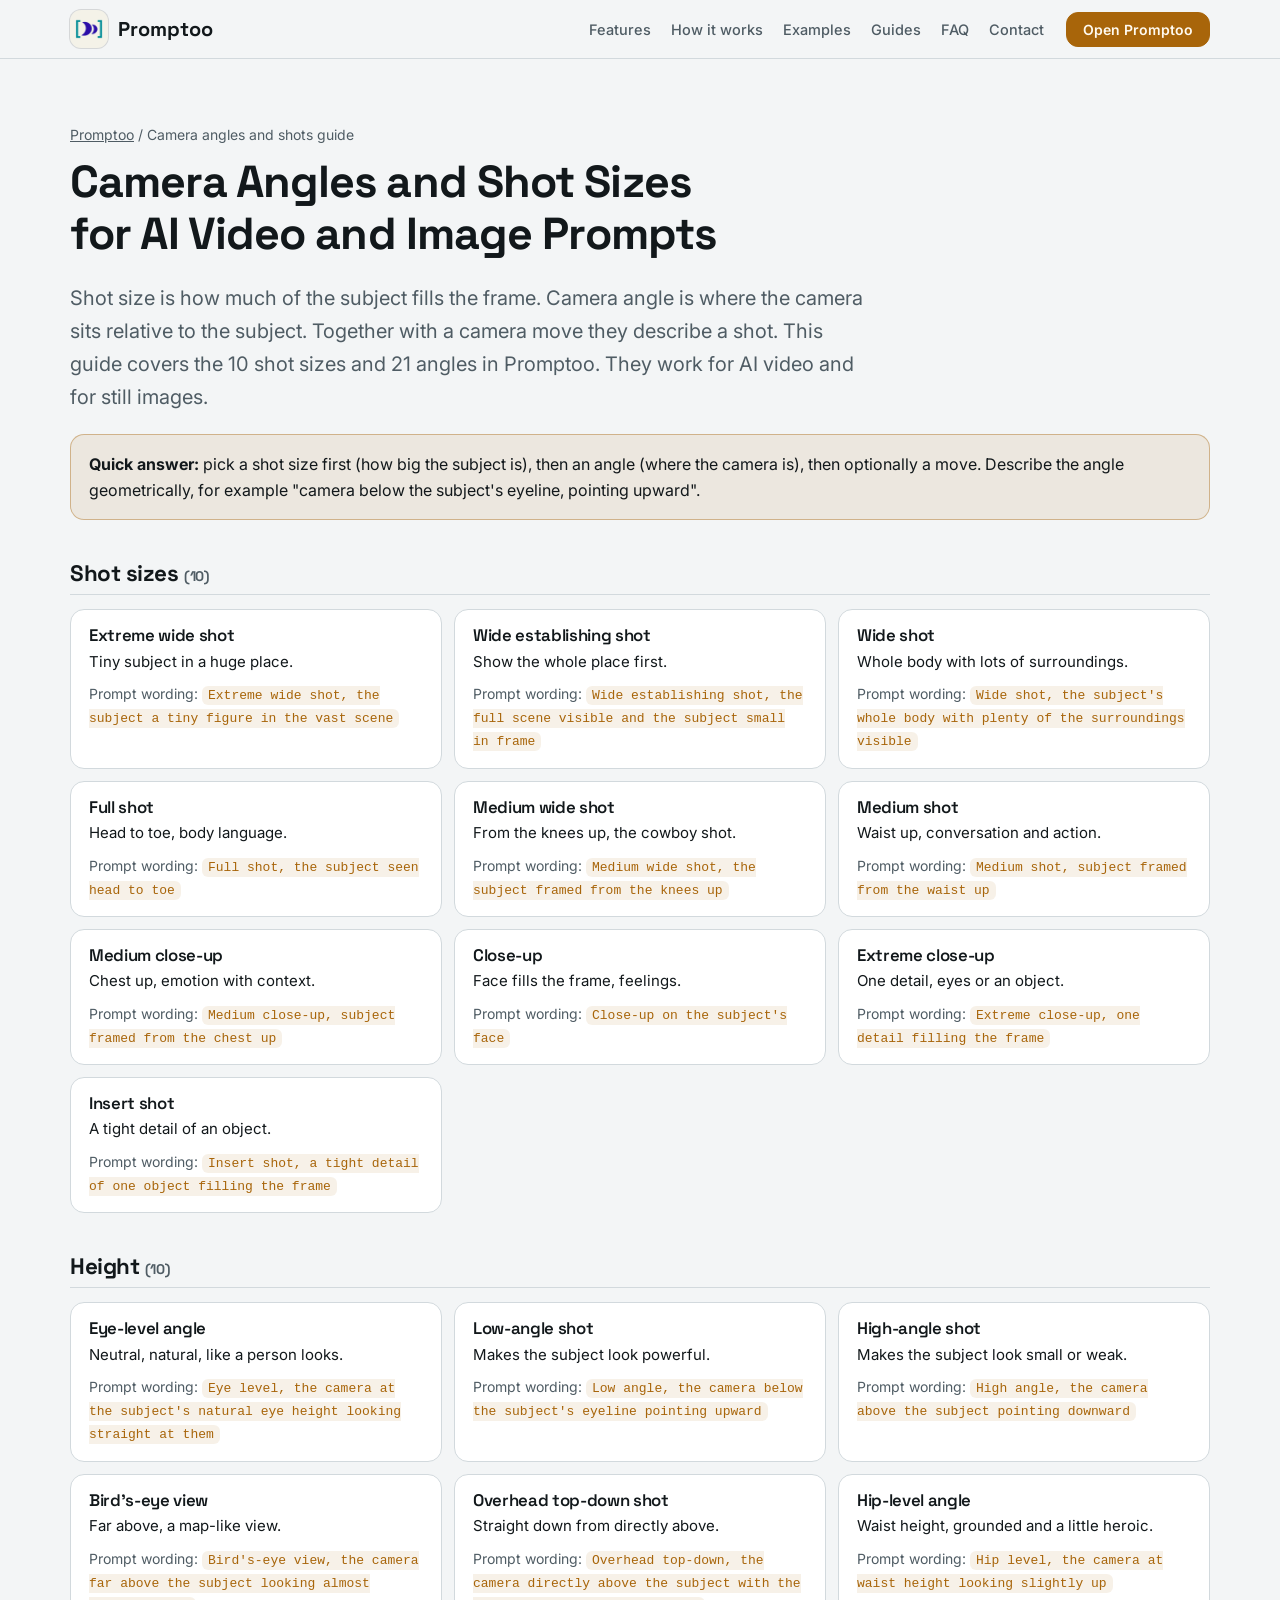
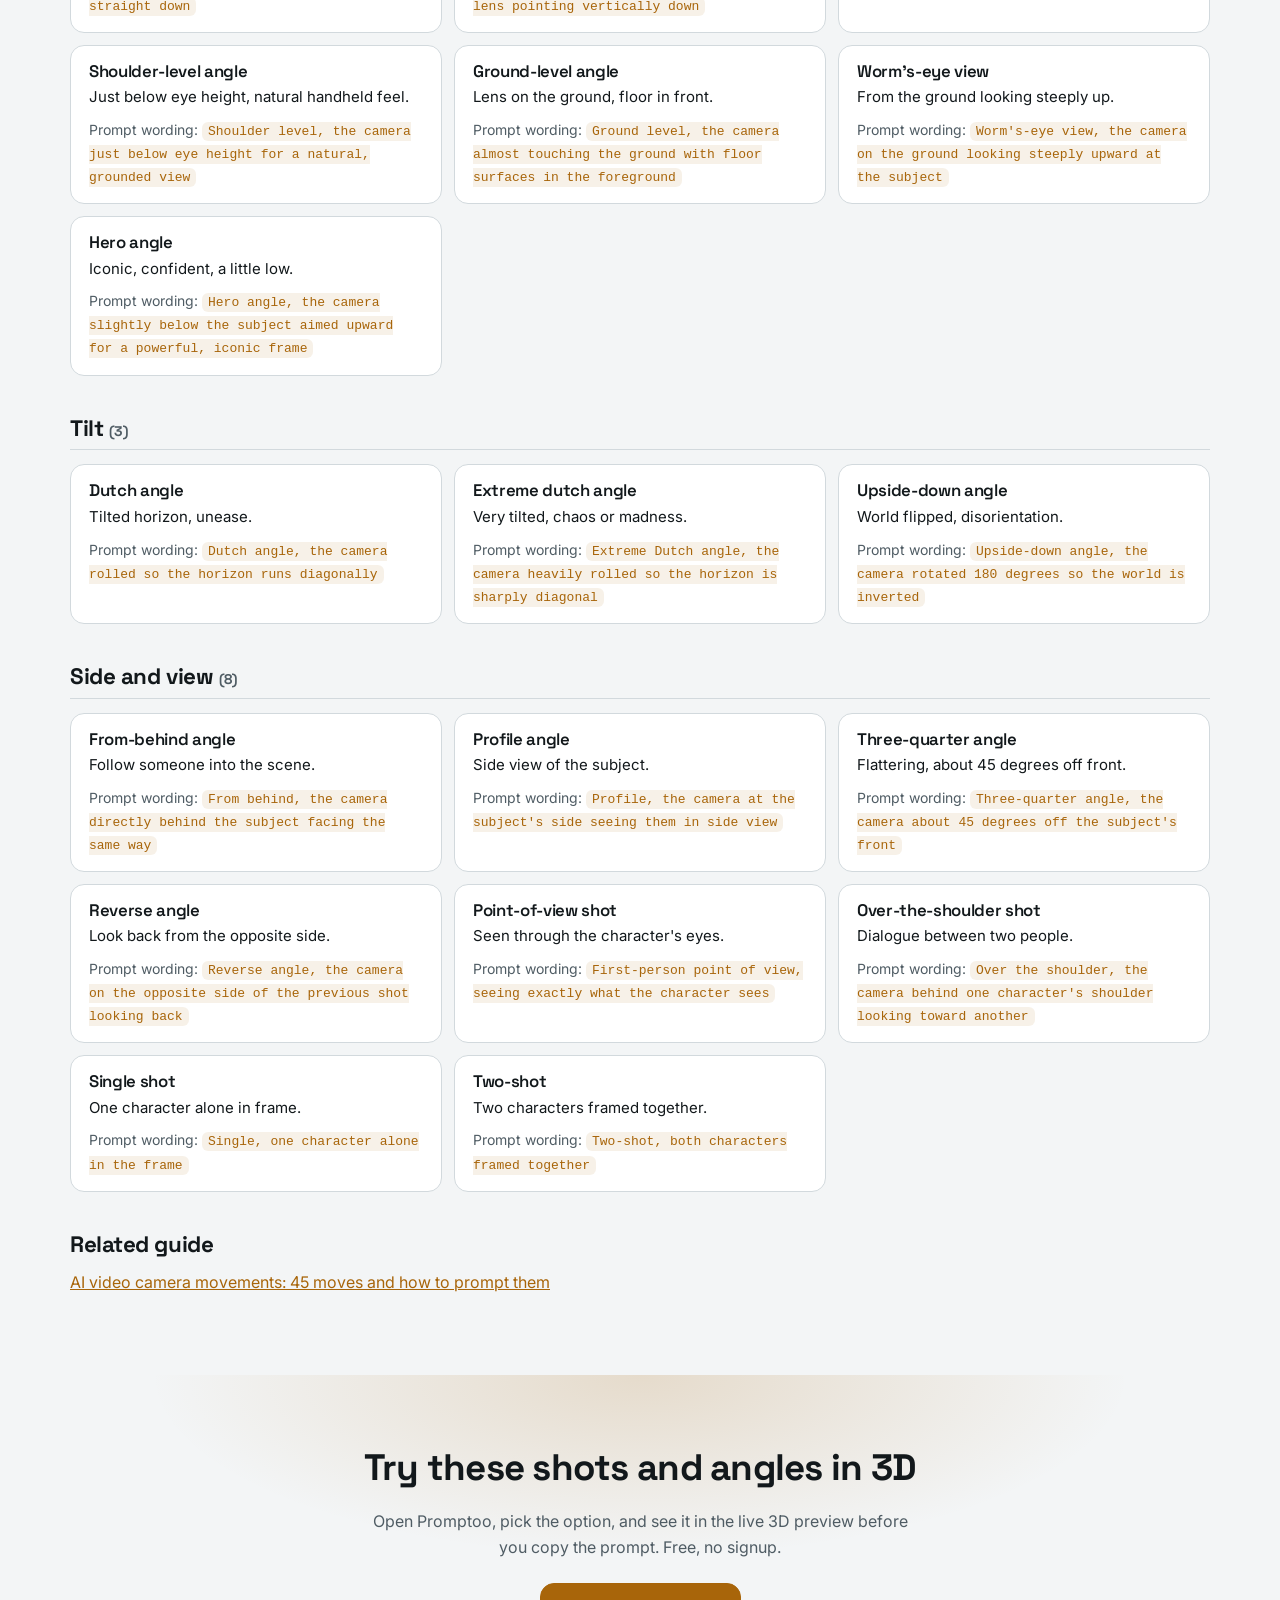
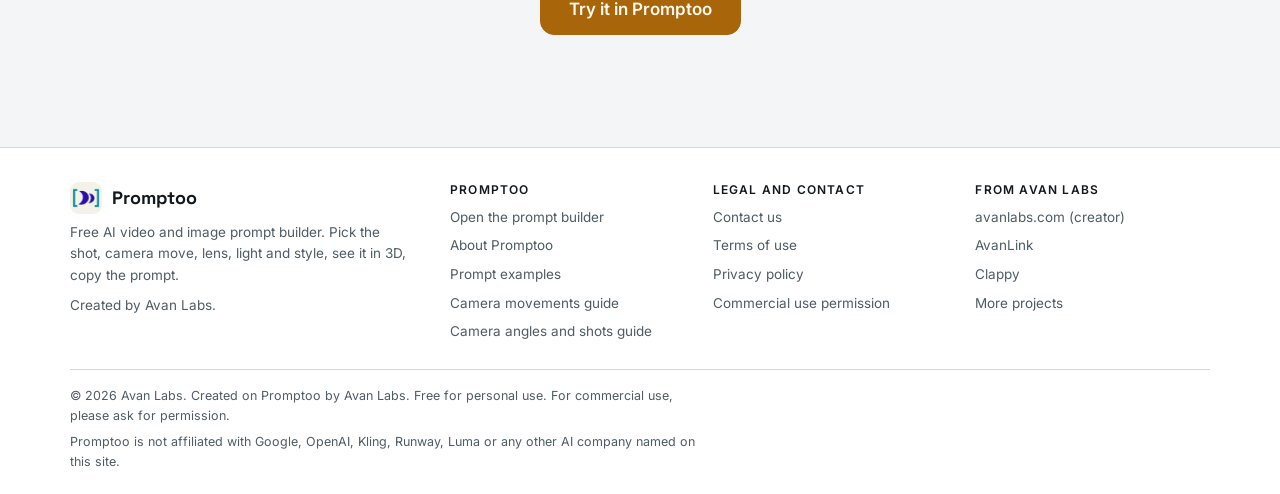
<file: camera-angles-and-shots.html>
<!doctype html>
<html lang="en">
<head>
<meta charset="utf-8">
<meta name="viewport" content="width=device-width,initial-scale=1">
<title>Camera Angles and Shot Sizes for AI Video and Image Prompts</title>
<meta name="description" content="Shot sizes from extreme wide to insert, and 21 camera angles from eye level to worm's-eye. What each means, when to use it and how to word it in an AI prompt.">
<meta name="robots" content="index,follow,max-image-preview:large">
<meta name="author" content="Avan Labs">
<meta name="theme-color" content="#0d1113">
<link rel="canonical" href="https://promptoo.avanlabs.com/camera-angles-and-shots">
<link rel="icon" type="image/png" href="img/favicon.png">
<meta property="og:type" content="article"><meta property="og:site_name" content="Promptoo"><meta property="og:title" content="Camera Angles and Shot Sizes for AI Video and Image Prompts"><meta property="og:description" content="Shot sizes from extreme wide to insert, and 21 camera angles from eye level to worm's-eye. What each means, when to use it and how to word it in an AI prompt."><meta property="og:url" content="https://promptoo.avanlabs.com/camera-angles-and-shots"><meta property="og:image" content="https://promptoo.avanlabs.com/img/og.png">
<meta name="twitter:card" content="summary_large_image"><meta name="twitter:title" content="Camera Angles and Shot Sizes for AI Video and Image Prompts"><meta name="twitter:description" content="Shot sizes from extreme wide to insert, and 21 camera angles from eye level to worm's-eye. What each means, when to use it and how to word it in an AI prompt."><meta name="twitter:image" content="https://promptoo.avanlabs.com/img/og.png">
<link rel="preconnect" href="https://fonts.googleapis.com"><link rel="preconnect" href="https://fonts.gstatic.com" crossorigin>
<link rel="stylesheet" href="https://fonts.googleapis.com/css2?family=Inter:wght@400;500;600&family=Space+Grotesk:wght@500;600;700&display=swap">
<link rel="stylesheet" href="site.css"><link rel="stylesheet" href="footer.css">
<script type="application/ld+json">
{
  "@context": "https://schema.org",
  "@graph": [
    {
      "@type": "Article",
      "headline": "Camera Angles and Shot Sizes for AI Video and Image Prompts",
      "description": "Shot sizes from extreme wide to insert, and 21 camera angles from eye level to worm's-eye. What each means, when to use it and how to word it in an AI prompt.",
      "datePublished": "2026-11-21",
      "dateModified": "2026-11-21",
      "author": {
        "@type": "Organization",
        "name": "Avan Labs",
        "url": "https://avanlabs.com"
      },
      "publisher": {
        "@type": "Organization",
        "name": "Avan Labs",
        "url": "https://avanlabs.com"
      },
      "mainEntityOfPage": "https://promptoo.avanlabs.com/camera-angles-and-shots.html",
      "image": "https://promptoo.avanlabs.com/img/og.png"
    },
    {
      "@type": "BreadcrumbList",
      "itemListElement": [
        {
          "@type": "ListItem",
          "position": 1,
          "name": "Promptoo",
          "item": "https://promptoo.avanlabs.com/"
        },
        {
          "@type": "ListItem",
          "position": 2,
          "name": "Camera Angles and Shot Sizes for AI Video and Image Prompts",
          "item": "https://promptoo.avanlabs.com/camera-angles-and-shots"
        }
      ]
    }
  ]
}
</script>
</head>
<body>
<!--header:start-->
<header class="site-head">
  <div class="sh-in">
    <a class="sh-logo" href="index.html" aria-label="Promptoo home"><span class="mark"><img src="img/logo.png" width="28" height="28" alt=""></span><span>Promptoo</span></a>
    <nav class="sh-nav" aria-label="Main">
      <a href="index.html#features">Features</a>
      <a href="index.html#how">How it works</a>
      <a href="prompt-examples.html">Examples</a>
      <a href="camera-movements.html">Guides</a>
      <a href="index.html#faq">FAQ</a>
      <a href="contact.html">Contact</a>
    </nav>
    <a class="btn pri" href="app.html">Open Promptoo</a>
  </div>
</header>
<!--header:end-->
<main class="doc"><div class="wrap">
<p class="crumbs"><a href="index.html">Promptoo</a> / Camera angles and shots guide</p>
<h1>Camera Angles and Shot Sizes for AI Video and Image Prompts</h1>
<p class="lead">Shot size is how much of the subject fills the frame. Camera angle is where the camera sits relative to the subject. Together with a camera move they describe a shot. This guide covers the 10 shot sizes and 21 angles in Promptoo. They work for AI video and for still images.</p>
<div class="note"><strong>Quick answer:</strong> pick a shot size first (how big the subject is), then an angle (where the camera is), then optionally a move. Describe the angle geometrically, for example "camera below the subject's eyeline, pointing upward".</div>
<div class="fam" id="sizes"><h2>Shot sizes <span class="meta">(10)</span></h2><div class="items"><div class="item"><h3>Extreme wide shot</h3><p class="tip">Tiny subject in a huge place.</p><p class="w">Prompt wording: <code>Extreme wide shot, the subject a tiny figure in the vast scene</code></p></div><div class="item"><h3>Wide establishing shot</h3><p class="tip">Show the whole place first.</p><p class="w">Prompt wording: <code>Wide establishing shot, the full scene visible and the subject small in frame</code></p></div><div class="item"><h3>Wide shot</h3><p class="tip">Whole body with lots of surroundings.</p><p class="w">Prompt wording: <code>Wide shot, the subject's whole body with plenty of the surroundings visible</code></p></div><div class="item"><h3>Full shot</h3><p class="tip">Head to toe, body language.</p><p class="w">Prompt wording: <code>Full shot, the subject seen head to toe</code></p></div><div class="item"><h3>Medium wide shot</h3><p class="tip">From the knees up, the cowboy shot.</p><p class="w">Prompt wording: <code>Medium wide shot, the subject framed from the knees up</code></p></div><div class="item"><h3>Medium shot</h3><p class="tip">Waist up, conversation and action.</p><p class="w">Prompt wording: <code>Medium shot, subject framed from the waist up</code></p></div><div class="item"><h3>Medium close-up</h3><p class="tip">Chest up, emotion with context.</p><p class="w">Prompt wording: <code>Medium close-up, subject framed from the chest up</code></p></div><div class="item"><h3>Close-up</h3><p class="tip">Face fills the frame, feelings.</p><p class="w">Prompt wording: <code>Close-up on the subject's face</code></p></div><div class="item"><h3>Extreme close-up</h3><p class="tip">One detail, eyes or an object.</p><p class="w">Prompt wording: <code>Extreme close-up, one detail filling the frame</code></p></div><div class="item"><h3>Insert shot</h3><p class="tip">A tight detail of an object.</p><p class="w">Prompt wording: <code>Insert shot, a tight detail of one object filling the frame</code></p></div></div></div>
<div class="fam" id="angle-height"><h2>Height <span class="meta">(10)</span></h2><div class="items"><div class="item"><h3>Eye-level angle</h3><p class="tip">Neutral, natural, like a person looks.</p><p class="w">Prompt wording: <code>Eye level, the camera at the subject's natural eye height looking straight at them</code></p></div><div class="item"><h3>Low-angle shot</h3><p class="tip">Makes the subject look powerful.</p><p class="w">Prompt wording: <code>Low angle, the camera below the subject's eyeline pointing upward</code></p></div><div class="item"><h3>High-angle shot</h3><p class="tip">Makes the subject look small or weak.</p><p class="w">Prompt wording: <code>High angle, the camera above the subject pointing downward</code></p></div><div class="item"><h3>Bird's-eye view</h3><p class="tip">Far above, a map-like view.</p><p class="w">Prompt wording: <code>Bird's-eye view, the camera far above the subject looking almost straight down</code></p></div><div class="item"><h3>Overhead top-down shot</h3><p class="tip">Straight down from directly above.</p><p class="w">Prompt wording: <code>Overhead top-down, the camera directly above the subject with the lens pointing vertically down</code></p></div><div class="item"><h3>Hip-level angle</h3><p class="tip">Waist height, grounded and a little heroic.</p><p class="w">Prompt wording: <code>Hip level, the camera at waist height looking slightly up</code></p></div><div class="item"><h3>Shoulder-level angle</h3><p class="tip">Just below eye height, natural handheld feel.</p><p class="w">Prompt wording: <code>Shoulder level, the camera just below eye height for a natural, grounded view</code></p></div><div class="item"><h3>Ground-level angle</h3><p class="tip">Lens on the ground, floor in front.</p><p class="w">Prompt wording: <code>Ground level, the camera almost touching the ground with floor surfaces in the foreground</code></p></div><div class="item"><h3>Worm's-eye view</h3><p class="tip">From the ground looking steeply up.</p><p class="w">Prompt wording: <code>Worm's-eye view, the camera on the ground looking steeply upward at the subject</code></p></div><div class="item"><h3>Hero angle</h3><p class="tip">Iconic, confident, a little low.</p><p class="w">Prompt wording: <code>Hero angle, the camera slightly below the subject aimed upward for a powerful, iconic frame</code></p></div></div></div><div class="fam" id="angle-tilt"><h2>Tilt <span class="meta">(3)</span></h2><div class="items"><div class="item"><h3>Dutch angle</h3><p class="tip">Tilted horizon, unease.</p><p class="w">Prompt wording: <code>Dutch angle, the camera rolled so the horizon runs diagonally</code></p></div><div class="item"><h3>Extreme dutch angle</h3><p class="tip">Very tilted, chaos or madness.</p><p class="w">Prompt wording: <code>Extreme Dutch angle, the camera heavily rolled so the horizon is sharply diagonal</code></p></div><div class="item"><h3>Upside-down angle</h3><p class="tip">World flipped, disorientation.</p><p class="w">Prompt wording: <code>Upside-down angle, the camera rotated 180 degrees so the world is inverted</code></p></div></div></div><div class="fam" id="angle-side"><h2>Side and view <span class="meta">(8)</span></h2><div class="items"><div class="item"><h3>From-behind angle</h3><p class="tip">Follow someone into the scene.</p><p class="w">Prompt wording: <code>From behind, the camera directly behind the subject facing the same way</code></p></div><div class="item"><h3>Profile angle</h3><p class="tip">Side view of the subject.</p><p class="w">Prompt wording: <code>Profile, the camera at the subject's side seeing them in side view</code></p></div><div class="item"><h3>Three-quarter angle</h3><p class="tip">Flattering, about 45 degrees off front.</p><p class="w">Prompt wording: <code>Three-quarter angle, the camera about 45 degrees off the subject's front</code></p></div><div class="item"><h3>Reverse angle</h3><p class="tip">Look back from the opposite side.</p><p class="w">Prompt wording: <code>Reverse angle, the camera on the opposite side of the previous shot looking back</code></p></div><div class="item"><h3>Point-of-view shot</h3><p class="tip">Seen through the character's eyes.</p><p class="w">Prompt wording: <code>First-person point of view, seeing exactly what the character sees</code></p></div><div class="item"><h3>Over-the-shoulder shot</h3><p class="tip">Dialogue between two people.</p><p class="w">Prompt wording: <code>Over the shoulder, the camera behind one character's shoulder looking toward another</code></p></div><div class="item"><h3>Single shot</h3><p class="tip">One character alone in frame.</p><p class="w">Prompt wording: <code>Single, one character alone in the frame</code></p></div><div class="item"><h3>Two-shot</h3><p class="tip">Two characters framed together.</p><p class="w">Prompt wording: <code>Two-shot, both characters framed together</code></p></div></div></div>
<h2>Related guide</h2>
<p><a href="camera-movements.html">AI video camera movements: 45 moves and how to prompt them</a></p>
</div></main>
<section class="band"><div class="wrap"><h2>Try these shots and angles in 3D</h2><p>Open Promptoo, pick the option, and see it in the live 3D preview before you copy the prompt. Free, no signup.</p><a class="btn pri big" href="app.html">Try it in Promptoo</a></div></section>
<!--footer:start-->
<footer class="site-footer" id="site-footer">
  <div class="sf-in">
    <div class="sf-grid">
      <div>
        <div class="sf-brand"><img src="img/logo.png" alt="" width="32" height="32">Promptoo</div>
        <p>Free AI video and image prompt builder. Pick the shot, camera move, lens, light and style, see it in 3D, copy the prompt.</p>
        <p>Created by <a href="https://avanlabs.com" rel="noopener">Avan Labs</a>.</p>
      </div>
      <div>
        <h3>Promptoo</h3>
        <ul>
          <li><a href="app.html">Open the prompt builder</a></li>
          <li><a href="index.html">About Promptoo</a></li>
          <li><a href="prompt-examples.html">Prompt examples</a></li>
          <li><a href="camera-movements.html">Camera movements guide</a></li>
          <li><a href="camera-angles-and-shots.html">Camera angles and shots guide</a></li>
        </ul>
      </div>
      <div>
        <h3>Legal and contact</h3>
        <ul>
          <li><a href="contact.html">Contact us</a></li>
          <li><a href="terms.html">Terms of use</a></li>
          <li><a href="privacy.html">Privacy policy</a></li>
          <li><a href="contact.html#commercial">Commercial use permission</a></li>
        </ul>
      </div>
      <div>
        <h3>From Avan Labs</h3>
        <ul>
          <li><a href="https://avanlabs.com" rel="noopener">avanlabs.com (creator)</a></li>
          <li><a href="https://link.avanlabs.com" rel="noopener">AvanLink</a></li>
          <li><a href="https://avanlabs.com" rel="noopener">Clappy</a></li>
          <li><a href="https://avanlabs.com" rel="noopener">More projects</a></li>
        </ul>
      </div>
    </div>
    <div class="sf-legal">
      <span>&copy; 2026 Avan Labs. Created on Promptoo by Avan Labs. Free for personal use. For commercial use, please <a href="contact.html#commercial">ask for permission</a>.</span>
      <span>Promptoo is not affiliated with Google, OpenAI, Kling, Runway, Luma or any other AI company named on this site.</span>
    </div>
  </div>
</footer>
<!--footer:end-->
</body>
</html>
</file>
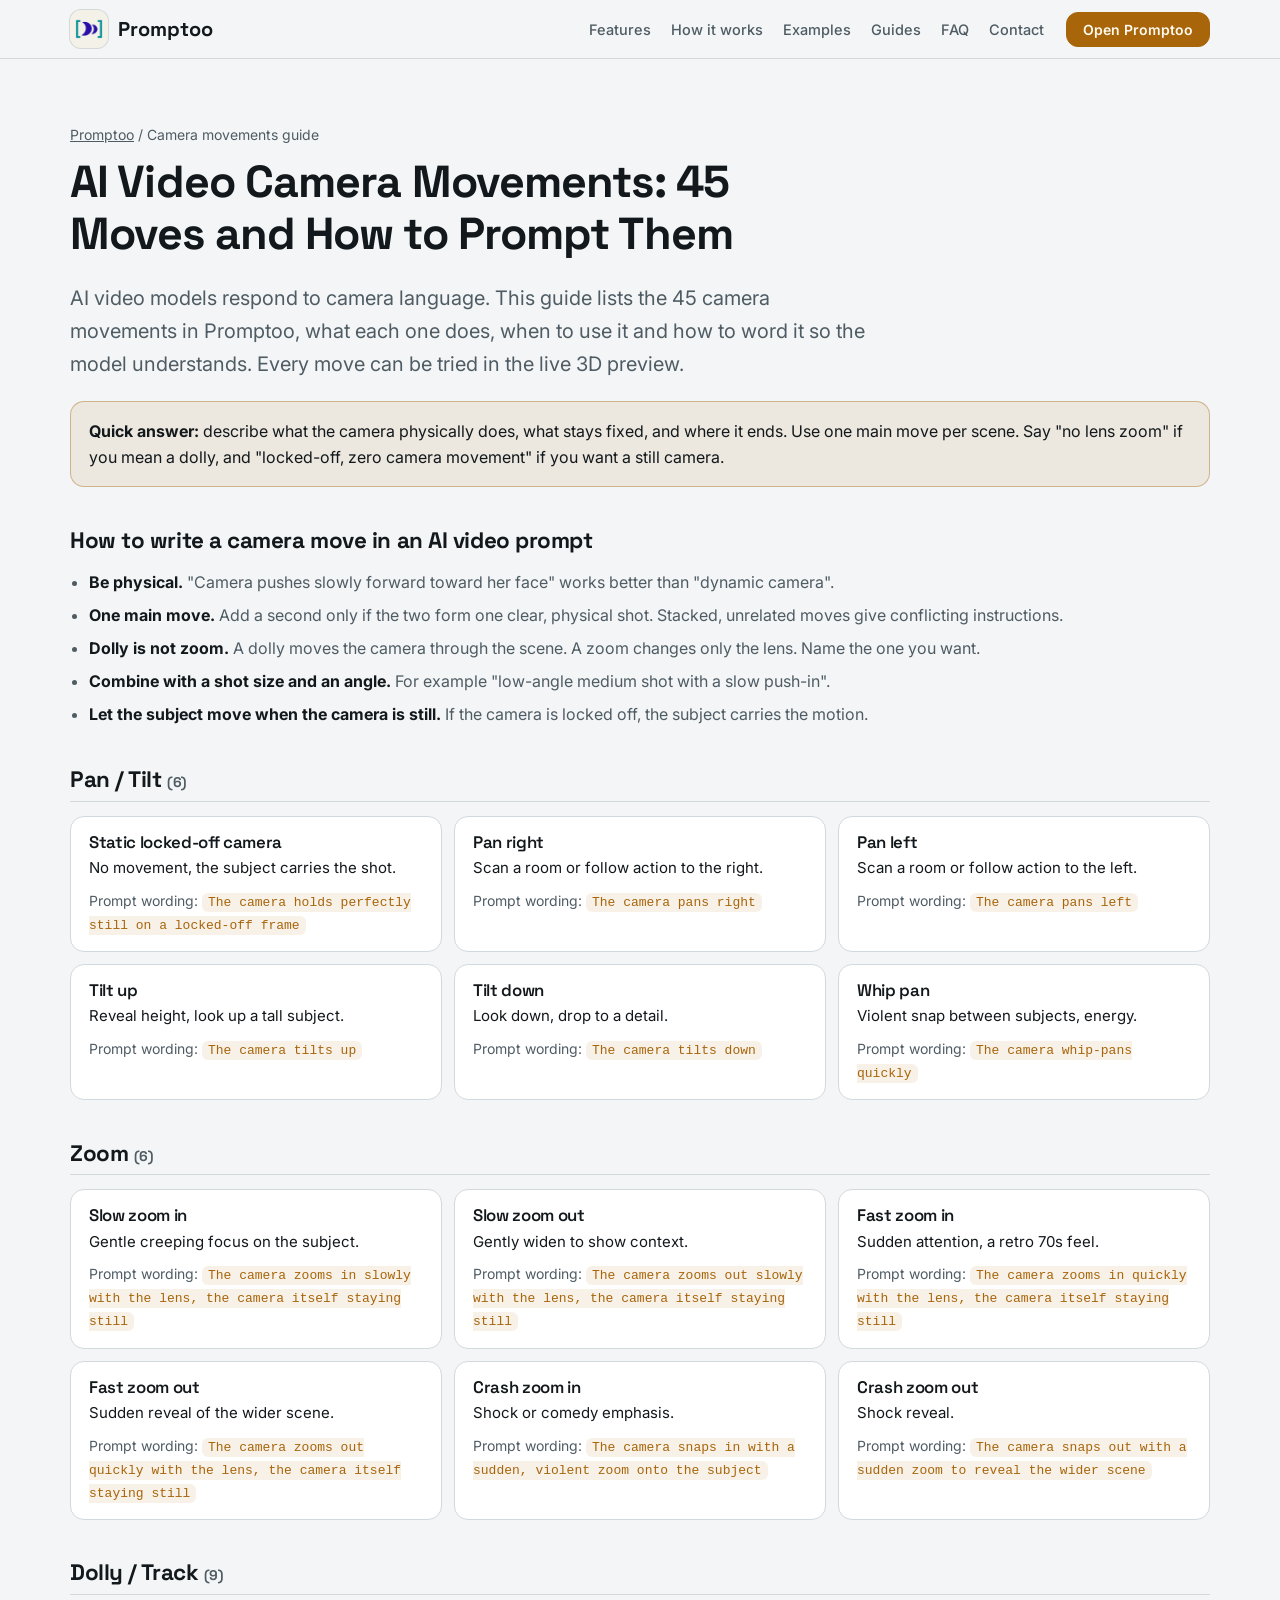
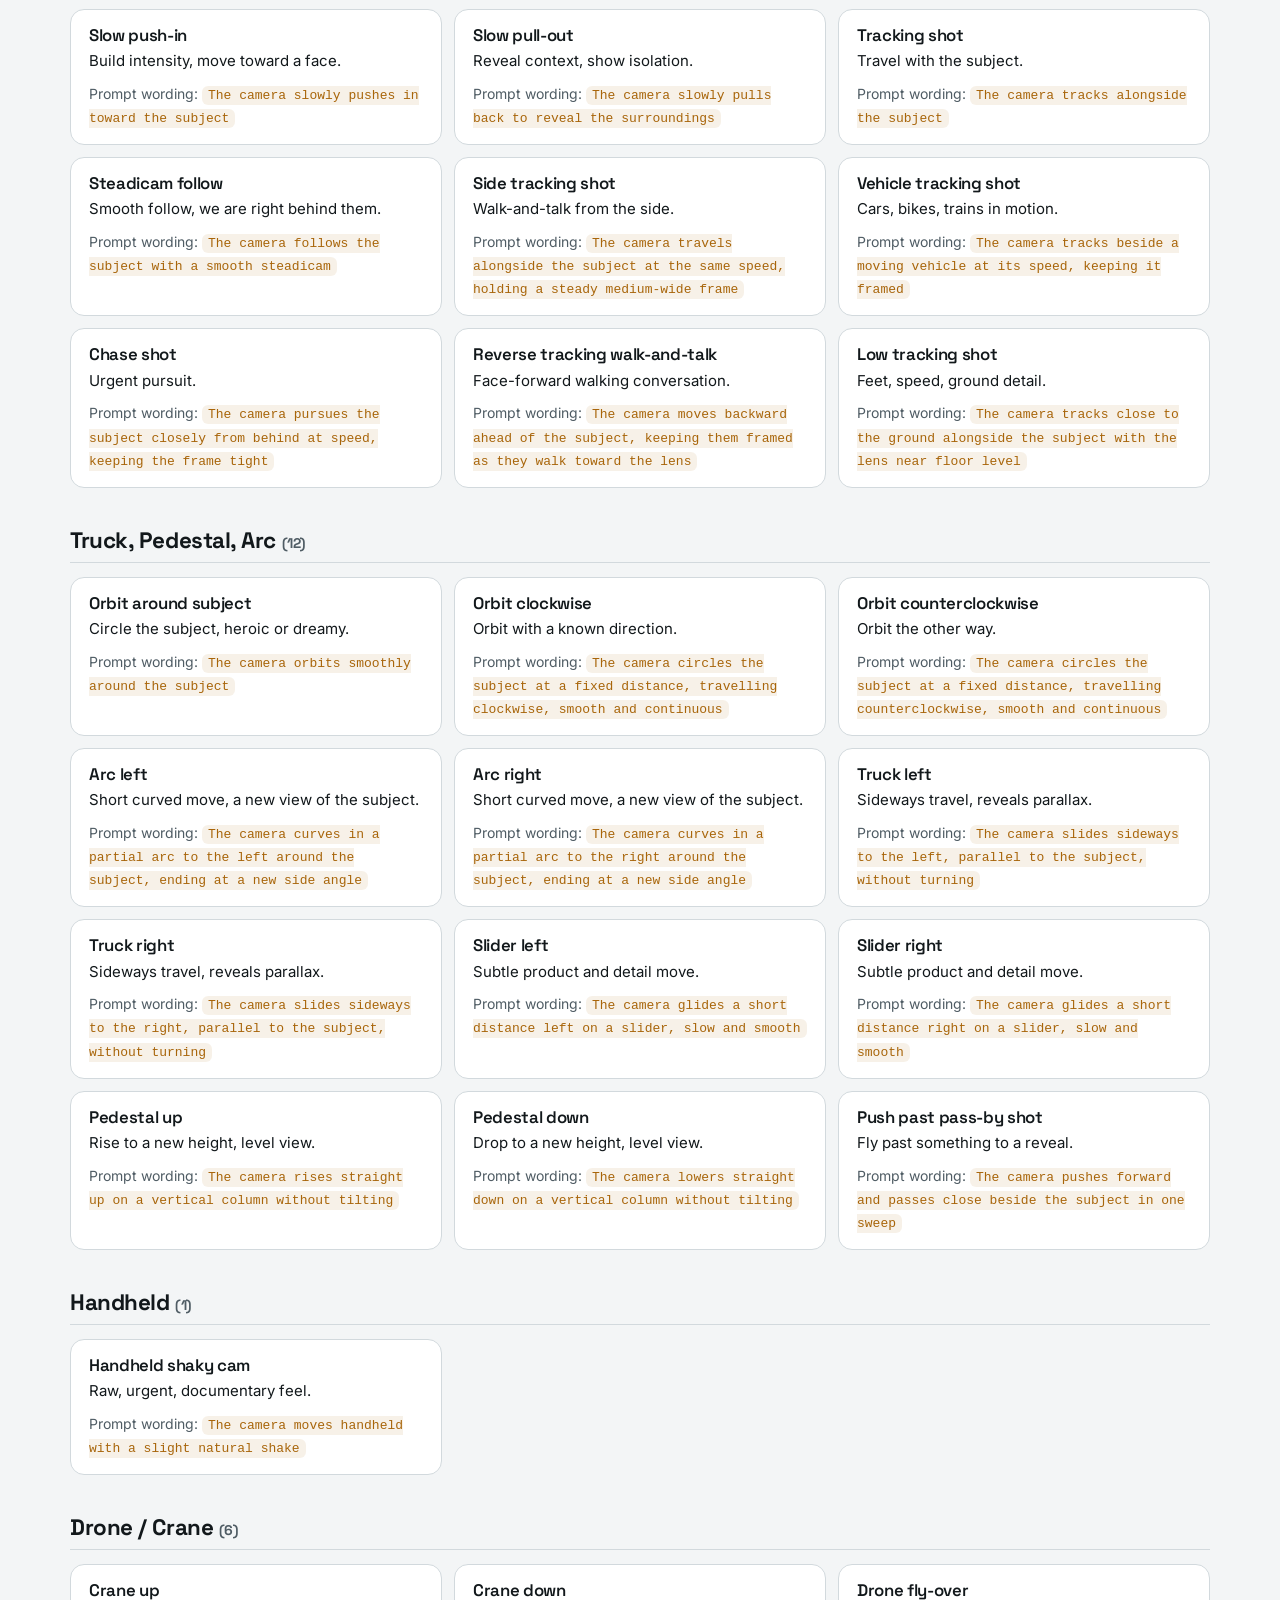
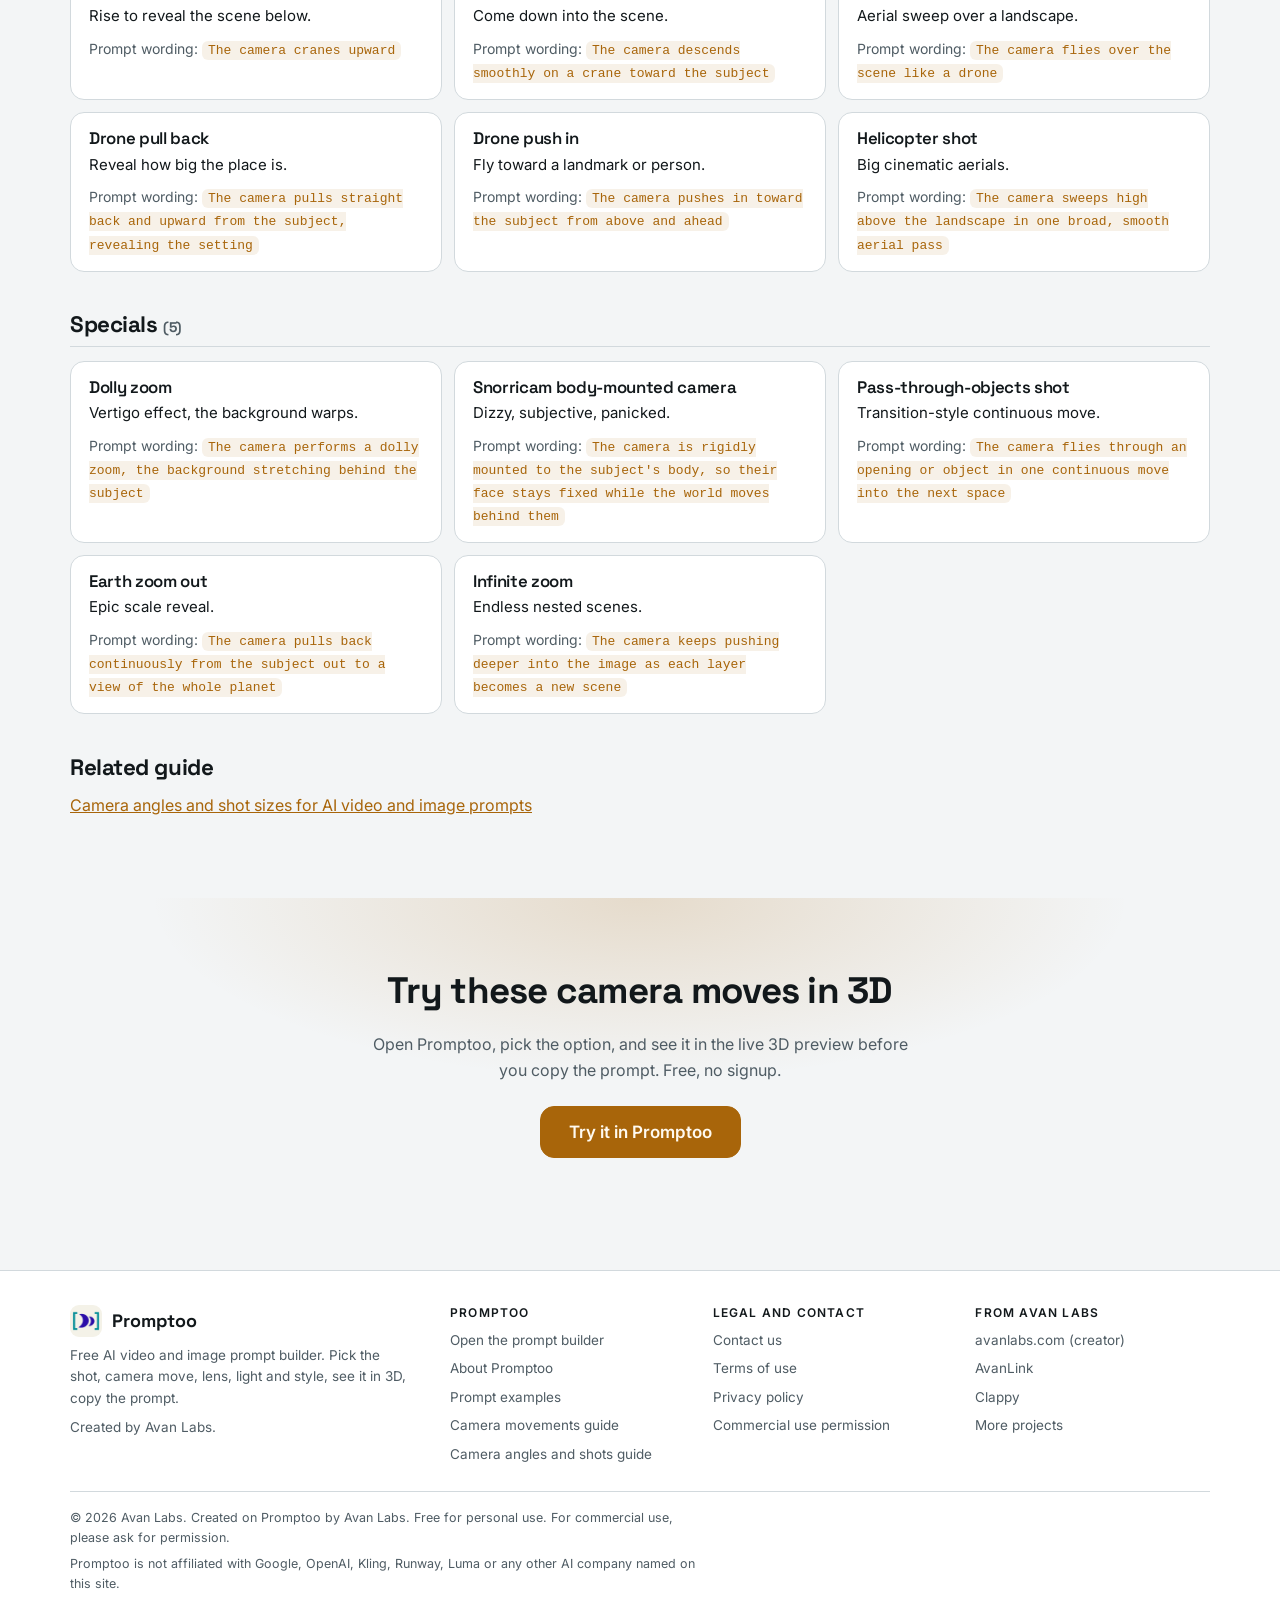
<file: camera-movements.html>
<!doctype html>
<html lang="en">
<head>
<meta charset="utf-8">
<meta name="viewport" content="width=device-width,initial-scale=1">
<title>AI Video Camera Movements: 45 Moves and How to Prompt Them</title>
<meta name="description" content="A guide to 45 camera movements for AI video prompts: pan, tilt, zoom, dolly, truck, orbit, crane, drone and more. What each does, when to use it and how to word it.">
<meta name="robots" content="index,follow,max-image-preview:large">
<meta name="author" content="Avan Labs">
<meta name="theme-color" content="#0d1113">
<link rel="canonical" href="https://promptoo.avanlabs.com/camera-movements">
<link rel="icon" type="image/png" href="img/favicon.png">
<meta property="og:type" content="article"><meta property="og:site_name" content="Promptoo"><meta property="og:title" content="AI Video Camera Movements: 45 Moves and How to Prompt Them"><meta property="og:description" content="A guide to 45 camera movements for AI video prompts: pan, tilt, zoom, dolly, truck, orbit, crane, drone and more. What each does, when to use it and how to word it."><meta property="og:url" content="https://promptoo.avanlabs.com/camera-movements"><meta property="og:image" content="https://promptoo.avanlabs.com/img/og.png">
<meta name="twitter:card" content="summary_large_image"><meta name="twitter:title" content="AI Video Camera Movements: 45 Moves and How to Prompt Them"><meta name="twitter:description" content="A guide to 45 camera movements for AI video prompts: pan, tilt, zoom, dolly, truck, orbit, crane, drone and more. What each does, when to use it and how to word it."><meta name="twitter:image" content="https://promptoo.avanlabs.com/img/og.png">
<link rel="preconnect" href="https://fonts.googleapis.com"><link rel="preconnect" href="https://fonts.gstatic.com" crossorigin>
<link rel="stylesheet" href="https://fonts.googleapis.com/css2?family=Inter:wght@400;500;600&family=Space+Grotesk:wght@500;600;700&display=swap">
<link rel="stylesheet" href="site.css"><link rel="stylesheet" href="footer.css">
<script type="application/ld+json">
{
  "@context": "https://schema.org",
  "@graph": [
    {
      "@type": "Article",
      "headline": "AI Video Camera Movements: 45 Moves and How to Prompt Them",
      "description": "A guide to 45 camera movements for AI video prompts: pan, tilt, zoom, dolly, truck, orbit, crane, drone and more. What each does, when to use it and how to word it.",
      "datePublished": "2026-11-21",
      "dateModified": "2026-11-21",
      "author": {
        "@type": "Organization",
        "name": "Avan Labs",
        "url": "https://avanlabs.com"
      },
      "publisher": {
        "@type": "Organization",
        "name": "Avan Labs",
        "url": "https://avanlabs.com"
      },
      "mainEntityOfPage": "https://promptoo.avanlabs.com/camera-movements.html",
      "image": "https://promptoo.avanlabs.com/img/og.png"
    },
    {
      "@type": "BreadcrumbList",
      "itemListElement": [
        {
          "@type": "ListItem",
          "position": 1,
          "name": "Promptoo",
          "item": "https://promptoo.avanlabs.com/"
        },
        {
          "@type": "ListItem",
          "position": 2,
          "name": "AI Video Camera Movements: 45 Moves and How to Prompt Them",
          "item": "https://promptoo.avanlabs.com/camera-movements"
        }
      ]
    }
  ]
}
</script>
</head>
<body>
<!--header:start-->
<header class="site-head">
  <div class="sh-in">
    <a class="sh-logo" href="index.html" aria-label="Promptoo home"><span class="mark"><img src="img/logo.png" width="28" height="28" alt=""></span><span>Promptoo</span></a>
    <nav class="sh-nav" aria-label="Main">
      <a href="index.html#features">Features</a>
      <a href="index.html#how">How it works</a>
      <a href="prompt-examples.html">Examples</a>
      <a href="camera-movements.html">Guides</a>
      <a href="index.html#faq">FAQ</a>
      <a href="contact.html">Contact</a>
    </nav>
    <a class="btn pri" href="app.html">Open Promptoo</a>
  </div>
</header>
<!--header:end-->
<main class="doc"><div class="wrap">
<p class="crumbs"><a href="index.html">Promptoo</a> / Camera movements guide</p>
<h1>AI Video Camera Movements: 45 Moves and How to Prompt Them</h1>
<p class="lead">AI video models respond to camera language. This guide lists the 45 camera movements in Promptoo, what each one does, when to use it and how to word it so the model understands. Every move can be tried in the live 3D preview.</p>
<div class="note"><strong>Quick answer:</strong> describe what the camera physically does, what stays fixed, and where it ends. Use one main move per scene. Say "no lens zoom" if you mean a dolly, and "locked-off, zero camera movement" if you want a still camera.</div>
<h2>How to write a camera move in an AI video prompt</h2>
<ul>
<li><strong>Be physical.</strong> "Camera pushes slowly forward toward her face" works better than "dynamic camera".</li>
<li><strong>One main move.</strong> Add a second only if the two form one clear, physical shot. Stacked, unrelated moves give conflicting instructions.</li>
<li><strong>Dolly is not zoom.</strong> A dolly moves the camera through the scene. A zoom changes only the lens. Name the one you want.</li>
<li><strong>Combine with a shot size and an angle.</strong> For example "low-angle medium shot with a slow push-in".</li>
<li><strong>Let the subject move when the camera is still.</strong> If the camera is locked off, the subject carries the motion.</li>
</ul>
<div class="fam" id="pan"><h2>Pan / Tilt <span class="meta">(6)</span></h2><div class="items"><div class="item"><h3>Static locked-off camera</h3><p class="tip">No movement, the subject carries the shot.</p><p class="w">Prompt wording: <code>The camera holds perfectly still on a locked-off frame</code></p></div><div class="item"><h3>Pan right</h3><p class="tip">Scan a room or follow action to the right.</p><p class="w">Prompt wording: <code>The camera pans right</code></p></div><div class="item"><h3>Pan left</h3><p class="tip">Scan a room or follow action to the left.</p><p class="w">Prompt wording: <code>The camera pans left</code></p></div><div class="item"><h3>Tilt up</h3><p class="tip">Reveal height, look up a tall subject.</p><p class="w">Prompt wording: <code>The camera tilts up</code></p></div><div class="item"><h3>Tilt down</h3><p class="tip">Look down, drop to a detail.</p><p class="w">Prompt wording: <code>The camera tilts down</code></p></div><div class="item"><h3>Whip pan</h3><p class="tip">Violent snap between subjects, energy.</p><p class="w">Prompt wording: <code>The camera whip-pans quickly</code></p></div></div></div><div class="fam" id="zoom"><h2>Zoom <span class="meta">(6)</span></h2><div class="items"><div class="item"><h3>Slow zoom in</h3><p class="tip">Gentle creeping focus on the subject.</p><p class="w">Prompt wording: <code>The camera zooms in slowly with the lens, the camera itself staying still</code></p></div><div class="item"><h3>Slow zoom out</h3><p class="tip">Gently widen to show context.</p><p class="w">Prompt wording: <code>The camera zooms out slowly with the lens, the camera itself staying still</code></p></div><div class="item"><h3>Fast zoom in</h3><p class="tip">Sudden attention, a retro 70s feel.</p><p class="w">Prompt wording: <code>The camera zooms in quickly with the lens, the camera itself staying still</code></p></div><div class="item"><h3>Fast zoom out</h3><p class="tip">Sudden reveal of the wider scene.</p><p class="w">Prompt wording: <code>The camera zooms out quickly with the lens, the camera itself staying still</code></p></div><div class="item"><h3>Crash zoom in</h3><p class="tip">Shock or comedy emphasis.</p><p class="w">Prompt wording: <code>The camera snaps in with a sudden, violent zoom onto the subject</code></p></div><div class="item"><h3>Crash zoom out</h3><p class="tip">Shock reveal.</p><p class="w">Prompt wording: <code>The camera snaps out with a sudden zoom to reveal the wider scene</code></p></div></div></div><div class="fam" id="dolly"><h2>Dolly / Track <span class="meta">(9)</span></h2><div class="items"><div class="item"><h3>Slow push-in</h3><p class="tip">Build intensity, move toward a face.</p><p class="w">Prompt wording: <code>The camera slowly pushes in toward the subject</code></p></div><div class="item"><h3>Slow pull-out</h3><p class="tip">Reveal context, show isolation.</p><p class="w">Prompt wording: <code>The camera slowly pulls back to reveal the surroundings</code></p></div><div class="item"><h3>Tracking shot</h3><p class="tip">Travel with the subject.</p><p class="w">Prompt wording: <code>The camera tracks alongside the subject</code></p></div><div class="item"><h3>Steadicam follow</h3><p class="tip">Smooth follow, we are right behind them.</p><p class="w">Prompt wording: <code>The camera follows the subject with a smooth steadicam</code></p></div><div class="item"><h3>Side tracking shot</h3><p class="tip">Walk-and-talk from the side.</p><p class="w">Prompt wording: <code>The camera travels alongside the subject at the same speed, holding a steady medium-wide frame</code></p></div><div class="item"><h3>Vehicle tracking shot</h3><p class="tip">Cars, bikes, trains in motion.</p><p class="w">Prompt wording: <code>The camera tracks beside a moving vehicle at its speed, keeping it framed</code></p></div><div class="item"><h3>Chase shot</h3><p class="tip">Urgent pursuit.</p><p class="w">Prompt wording: <code>The camera pursues the subject closely from behind at speed, keeping the frame tight</code></p></div><div class="item"><h3>Reverse tracking walk-and-talk</h3><p class="tip">Face-forward walking conversation.</p><p class="w">Prompt wording: <code>The camera moves backward ahead of the subject, keeping them framed as they walk toward the lens</code></p></div><div class="item"><h3>Low tracking shot</h3><p class="tip">Feet, speed, ground detail.</p><p class="w">Prompt wording: <code>The camera tracks close to the ground alongside the subject with the lens near floor level</code></p></div></div></div><div class="fam" id="phys"><h2>Truck, Pedestal, Arc <span class="meta">(12)</span></h2><div class="items"><div class="item"><h3>Orbit around subject</h3><p class="tip">Circle the subject, heroic or dreamy.</p><p class="w">Prompt wording: <code>The camera orbits smoothly around the subject</code></p></div><div class="item"><h3>Orbit clockwise</h3><p class="tip">Orbit with a known direction.</p><p class="w">Prompt wording: <code>The camera circles the subject at a fixed distance, travelling clockwise, smooth and continuous</code></p></div><div class="item"><h3>Orbit counterclockwise</h3><p class="tip">Orbit the other way.</p><p class="w">Prompt wording: <code>The camera circles the subject at a fixed distance, travelling counterclockwise, smooth and continuous</code></p></div><div class="item"><h3>Arc left</h3><p class="tip">Short curved move, a new view of the subject.</p><p class="w">Prompt wording: <code>The camera curves in a partial arc to the left around the subject, ending at a new side angle</code></p></div><div class="item"><h3>Arc right</h3><p class="tip">Short curved move, a new view of the subject.</p><p class="w">Prompt wording: <code>The camera curves in a partial arc to the right around the subject, ending at a new side angle</code></p></div><div class="item"><h3>Truck left</h3><p class="tip">Sideways travel, reveals parallax.</p><p class="w">Prompt wording: <code>The camera slides sideways to the left, parallel to the subject, without turning</code></p></div><div class="item"><h3>Truck right</h3><p class="tip">Sideways travel, reveals parallax.</p><p class="w">Prompt wording: <code>The camera slides sideways to the right, parallel to the subject, without turning</code></p></div><div class="item"><h3>Slider left</h3><p class="tip">Subtle product and detail move.</p><p class="w">Prompt wording: <code>The camera glides a short distance left on a slider, slow and smooth</code></p></div><div class="item"><h3>Slider right</h3><p class="tip">Subtle product and detail move.</p><p class="w">Prompt wording: <code>The camera glides a short distance right on a slider, slow and smooth</code></p></div><div class="item"><h3>Pedestal up</h3><p class="tip">Rise to a new height, level view.</p><p class="w">Prompt wording: <code>The camera rises straight up on a vertical column without tilting</code></p></div><div class="item"><h3>Pedestal down</h3><p class="tip">Drop to a new height, level view.</p><p class="w">Prompt wording: <code>The camera lowers straight down on a vertical column without tilting</code></p></div><div class="item"><h3>Push past pass-by shot</h3><p class="tip">Fly past something to a reveal.</p><p class="w">Prompt wording: <code>The camera pushes forward and passes close beside the subject in one sweep</code></p></div></div></div><div class="fam" id="hand"><h2>Handheld <span class="meta">(1)</span></h2><div class="items"><div class="item"><h3>Handheld shaky cam</h3><p class="tip">Raw, urgent, documentary feel.</p><p class="w">Prompt wording: <code>The camera moves handheld with a slight natural shake</code></p></div></div></div><div class="fam" id="air"><h2>Drone / Crane <span class="meta">(6)</span></h2><div class="items"><div class="item"><h3>Crane up</h3><p class="tip">Rise to reveal the scene below.</p><p class="w">Prompt wording: <code>The camera cranes upward</code></p></div><div class="item"><h3>Crane down</h3><p class="tip">Come down into the scene.</p><p class="w">Prompt wording: <code>The camera descends smoothly on a crane toward the subject</code></p></div><div class="item"><h3>Drone fly-over</h3><p class="tip">Aerial sweep over a landscape.</p><p class="w">Prompt wording: <code>The camera flies over the scene like a drone</code></p></div><div class="item"><h3>Drone pull back</h3><p class="tip">Reveal how big the place is.</p><p class="w">Prompt wording: <code>The camera pulls straight back and upward from the subject, revealing the setting</code></p></div><div class="item"><h3>Drone push in</h3><p class="tip">Fly toward a landmark or person.</p><p class="w">Prompt wording: <code>The camera pushes in toward the subject from above and ahead</code></p></div><div class="item"><h3>Helicopter shot</h3><p class="tip">Big cinematic aerials.</p><p class="w">Prompt wording: <code>The camera sweeps high above the landscape in one broad, smooth aerial pass</code></p></div></div></div><div class="fam" id="spec"><h2>Specials <span class="meta">(5)</span></h2><div class="items"><div class="item"><h3>Dolly zoom</h3><p class="tip">Vertigo effect, the background warps.</p><p class="w">Prompt wording: <code>The camera performs a dolly zoom, the background stretching behind the subject</code></p></div><div class="item"><h3>Snorricam body-mounted camera</h3><p class="tip">Dizzy, subjective, panicked.</p><p class="w">Prompt wording: <code>The camera is rigidly mounted to the subject's body, so their face stays fixed while the world moves behind them</code></p></div><div class="item"><h3>Pass-through-objects shot</h3><p class="tip">Transition-style continuous move.</p><p class="w">Prompt wording: <code>The camera flies through an opening or object in one continuous move into the next space</code></p></div><div class="item"><h3>Earth zoom out</h3><p class="tip">Epic scale reveal.</p><p class="w">Prompt wording: <code>The camera pulls back continuously from the subject out to a view of the whole planet</code></p></div><div class="item"><h3>Infinite zoom</h3><p class="tip">Endless nested scenes.</p><p class="w">Prompt wording: <code>The camera keeps pushing deeper into the image as each layer becomes a new scene</code></p></div></div></div>
<h2>Related guide</h2>
<p><a href="camera-angles-and-shots.html">Camera angles and shot sizes for AI video and image prompts</a></p>
</div></main>
<section class="band"><div class="wrap"><h2>Try these camera moves in 3D</h2><p>Open Promptoo, pick the option, and see it in the live 3D preview before you copy the prompt. Free, no signup.</p><a class="btn pri big" href="app.html">Try it in Promptoo</a></div></section>
<!--footer:start-->
<footer class="site-footer" id="site-footer">
  <div class="sf-in">
    <div class="sf-grid">
      <div>
        <div class="sf-brand"><img src="img/logo.png" alt="" width="32" height="32">Promptoo</div>
        <p>Free AI video and image prompt builder. Pick the shot, camera move, lens, light and style, see it in 3D, copy the prompt.</p>
        <p>Created by <a href="https://avanlabs.com" rel="noopener">Avan Labs</a>.</p>
      </div>
      <div>
        <h3>Promptoo</h3>
        <ul>
          <li><a href="app.html">Open the prompt builder</a></li>
          <li><a href="index.html">About Promptoo</a></li>
          <li><a href="prompt-examples.html">Prompt examples</a></li>
          <li><a href="camera-movements.html">Camera movements guide</a></li>
          <li><a href="camera-angles-and-shots.html">Camera angles and shots guide</a></li>
        </ul>
      </div>
      <div>
        <h3>Legal and contact</h3>
        <ul>
          <li><a href="contact.html">Contact us</a></li>
          <li><a href="terms.html">Terms of use</a></li>
          <li><a href="privacy.html">Privacy policy</a></li>
          <li><a href="contact.html#commercial">Commercial use permission</a></li>
        </ul>
      </div>
      <div>
        <h3>From Avan Labs</h3>
        <ul>
          <li><a href="https://avanlabs.com" rel="noopener">avanlabs.com (creator)</a></li>
          <li><a href="https://link.avanlabs.com" rel="noopener">AvanLink</a></li>
          <li><a href="https://avanlabs.com" rel="noopener">Clappy</a></li>
          <li><a href="https://avanlabs.com" rel="noopener">More projects</a></li>
        </ul>
      </div>
    </div>
    <div class="sf-legal">
      <span>&copy; 2026 Avan Labs. Created on Promptoo by Avan Labs. Free for personal use. For commercial use, please <a href="contact.html#commercial">ask for permission</a>.</span>
      <span>Promptoo is not affiliated with Google, OpenAI, Kling, Runway, Luma or any other AI company named on this site.</span>
    </div>
  </div>
</footer>
<!--footer:end-->
</body>
</html>
</file>
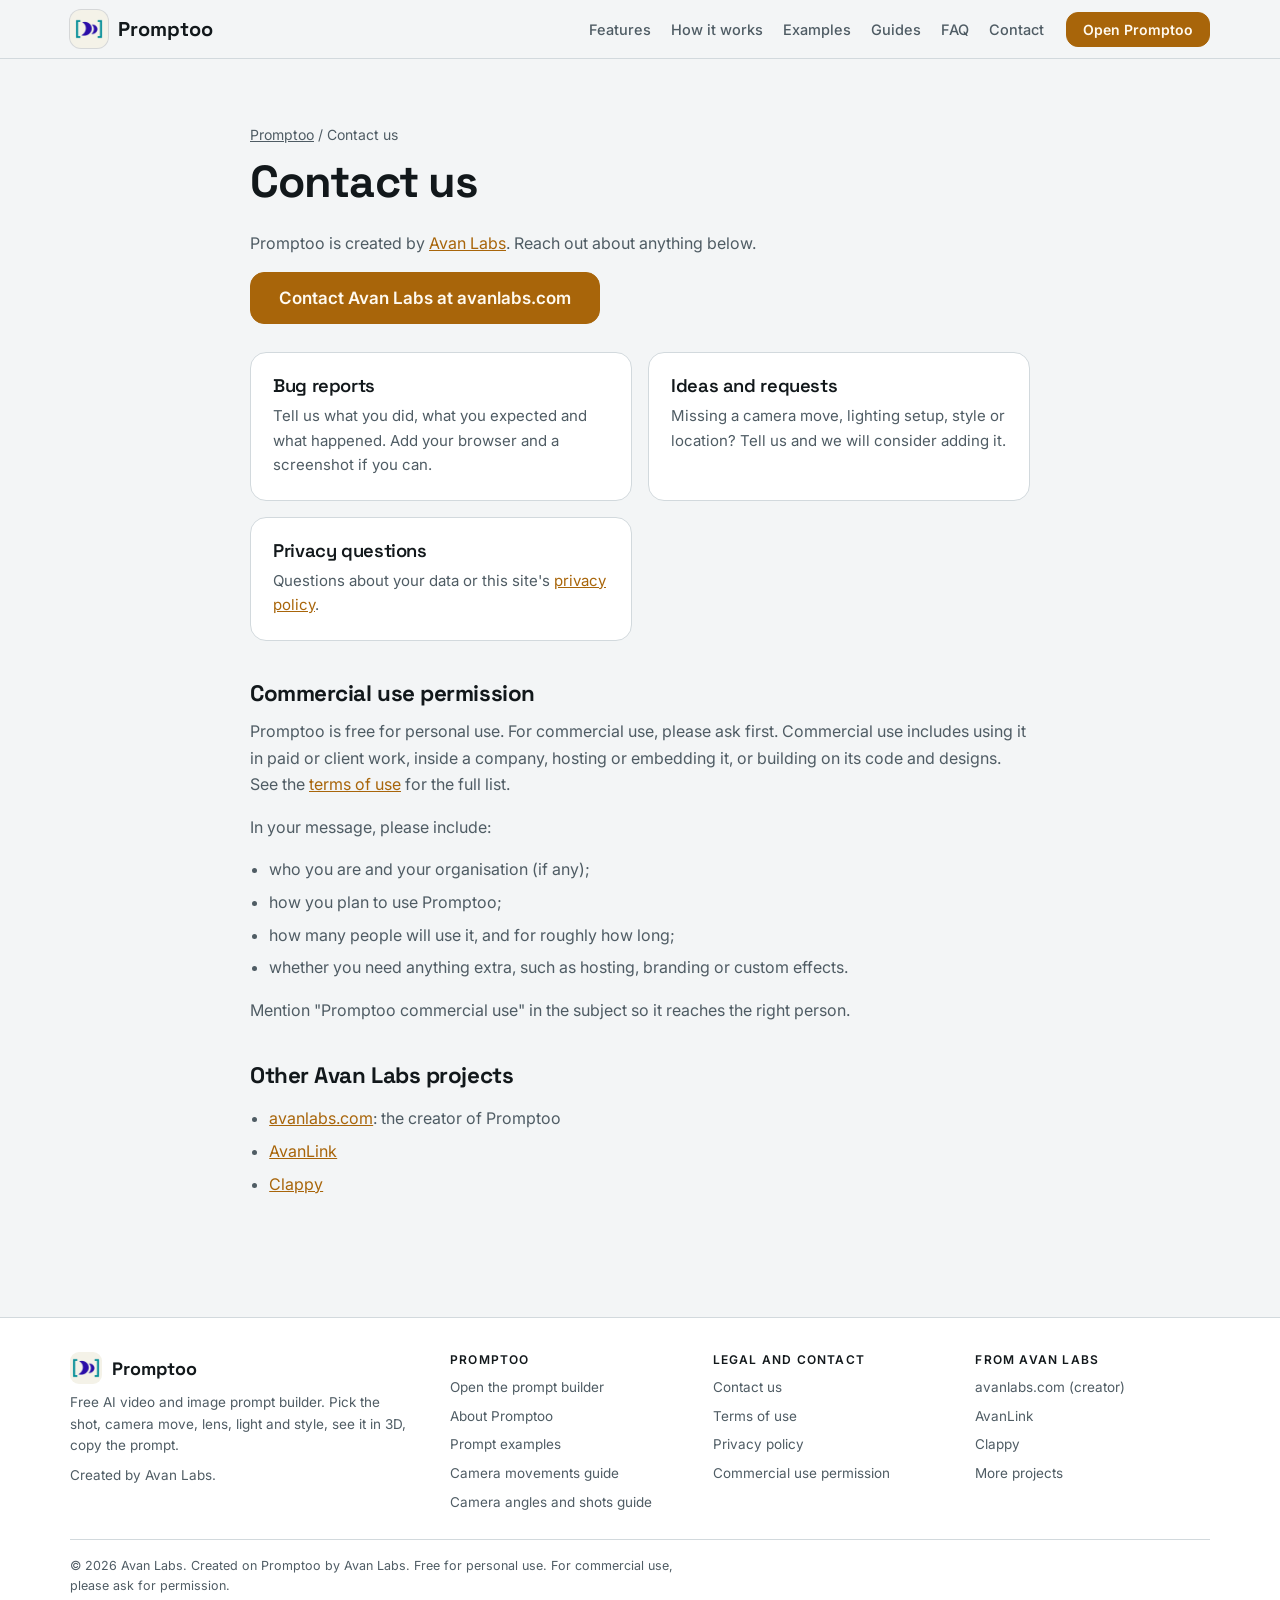
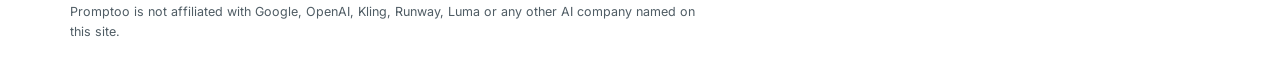
<file: contact.html>
<!doctype html>
<html lang="en">
<head>
<meta charset="utf-8">
<meta name="viewport" content="width=device-width,initial-scale=1">
<title>Contact Us | Promptoo by Avan Labs</title>
<meta name="description" content="Contact Avan Labs about Promptoo: ask for commercial use permission, report a bug, suggest a feature or ask a privacy question.">
<meta name="robots" content="index,follow">
<meta name="theme-color" content="#0d1113">
<link rel="canonical" href="https://promptoo.avanlabs.com/contact">
<link rel="icon" type="image/png" href="img/favicon.png">
<meta property="og:type" content="website"><meta property="og:site_name" content="Promptoo"><meta property="og:title" content="Contact Us | Promptoo by Avan Labs"><meta property="og:url" content="https://promptoo.avanlabs.com/contact"><meta property="og:image" content="https://promptoo.avanlabs.com/img/og.png">
<link rel="preconnect" href="https://fonts.googleapis.com"><link rel="preconnect" href="https://fonts.gstatic.com" crossorigin>
<link rel="stylesheet" href="https://fonts.googleapis.com/css2?family=Inter:wght@400;500;600&family=Space+Grotesk:wght@500;600;700&display=swap">
<link rel="stylesheet" href="site.css"><link rel="stylesheet" href="footer.css">
</head>
<body>
<!--header:start-->
<header class="site-head">
  <div class="sh-in">
    <a class="sh-logo" href="index.html" aria-label="Promptoo home"><span class="mark"><img src="img/logo.png" width="28" height="28" alt=""></span><span>Promptoo</span></a>
    <nav class="sh-nav" aria-label="Main">
      <a href="index.html#features">Features</a>
      <a href="index.html#how">How it works</a>
      <a href="prompt-examples.html">Examples</a>
      <a href="camera-movements.html">Guides</a>
      <a href="index.html#faq">FAQ</a>
      <a href="contact.html">Contact</a>
    </nav>
    <a class="btn pri" href="app.html">Open Promptoo</a>
  </div>
</header>
<!--header:end-->
<main class="doc"><div class="wrap narrow">
<p class="crumbs"><a href="index.html">Promptoo</a> / Contact us</p>
<h1>Contact us</h1>
<p>Promptoo is created by <a href="https://avanlabs.com" rel="noopener">Avan Labs</a>. Reach out about anything below.</p>

<p><a class="btn pri big" href="https://avanlabs.com" rel="noopener">Contact Avan Labs at avanlabs.com</a></p>

<div class="grid" style="margin-top:28px">
  <div class="card"><h3>Bug reports</h3><p>Tell us what you did, what you expected and what happened. Add your browser and a screenshot if you can.</p></div>
  <div class="card"><h3>Ideas and requests</h3><p>Missing a camera move, lighting setup, style or location? Tell us and we will consider adding it.</p></div>
  <div class="card"><h3>Privacy questions</h3><p>Questions about your data or this site's <a href="privacy.html">privacy policy</a>.</p></div>
</div>

<h2 id="commercial">Commercial use permission</h2>
<p>Promptoo is free for personal use. For commercial use, please ask first. Commercial use includes using it in paid or client work, inside a company, hosting or embedding it, or building on its code and designs. See the <a href="terms.html">terms of use</a> for the full list.</p>
<p>In your message, please include:</p>
<ul>
  <li>who you are and your organisation (if any);</li>
  <li>how you plan to use Promptoo;</li>
  <li>how many people will use it, and for roughly how long;</li>
  <li>whether you need anything extra, such as hosting, branding or custom effects.</li>
</ul>
<p>Mention "Promptoo commercial use" in the subject so it reaches the right person.</p>

<h2>Other Avan Labs projects</h2>
<ul>
  <li><a href="https://avanlabs.com" rel="noopener">avanlabs.com</a>: the creator of Promptoo</li>
  <li><a href="https://link.avanlabs.com" rel="noopener">AvanLink</a></li>
  <li><a href="https://avanlabs.com" rel="noopener">Clappy</a></li>
</ul>
</div></main>
<!--footer:start-->
<footer class="site-footer" id="site-footer">
  <div class="sf-in">
    <div class="sf-grid">
      <div>
        <div class="sf-brand"><img src="img/logo.png" alt="" width="32" height="32">Promptoo</div>
        <p>Free AI video and image prompt builder. Pick the shot, camera move, lens, light and style, see it in 3D, copy the prompt.</p>
        <p>Created by <a href="https://avanlabs.com" rel="noopener">Avan Labs</a>.</p>
      </div>
      <div>
        <h3>Promptoo</h3>
        <ul>
          <li><a href="app.html">Open the prompt builder</a></li>
          <li><a href="index.html">About Promptoo</a></li>
          <li><a href="prompt-examples.html">Prompt examples</a></li>
          <li><a href="camera-movements.html">Camera movements guide</a></li>
          <li><a href="camera-angles-and-shots.html">Camera angles and shots guide</a></li>
        </ul>
      </div>
      <div>
        <h3>Legal and contact</h3>
        <ul>
          <li><a href="contact.html">Contact us</a></li>
          <li><a href="terms.html">Terms of use</a></li>
          <li><a href="privacy.html">Privacy policy</a></li>
          <li><a href="contact.html#commercial">Commercial use permission</a></li>
        </ul>
      </div>
      <div>
        <h3>From Avan Labs</h3>
        <ul>
          <li><a href="https://avanlabs.com" rel="noopener">avanlabs.com (creator)</a></li>
          <li><a href="https://link.avanlabs.com" rel="noopener">AvanLink</a></li>
          <li><a href="https://avanlabs.com" rel="noopener">Clappy</a></li>
          <li><a href="https://avanlabs.com" rel="noopener">More projects</a></li>
        </ul>
      </div>
    </div>
    <div class="sf-legal">
      <span>&copy; 2026 Avan Labs. Created on Promptoo by Avan Labs. Free for personal use. For commercial use, please <a href="contact.html#commercial">ask for permission</a>.</span>
      <span>Promptoo is not affiliated with Google, OpenAI, Kling, Runway, Luma or any other AI company named on this site.</span>
    </div>
  </div>
</footer>
<!--footer:end-->
</body>
</html>
</file>
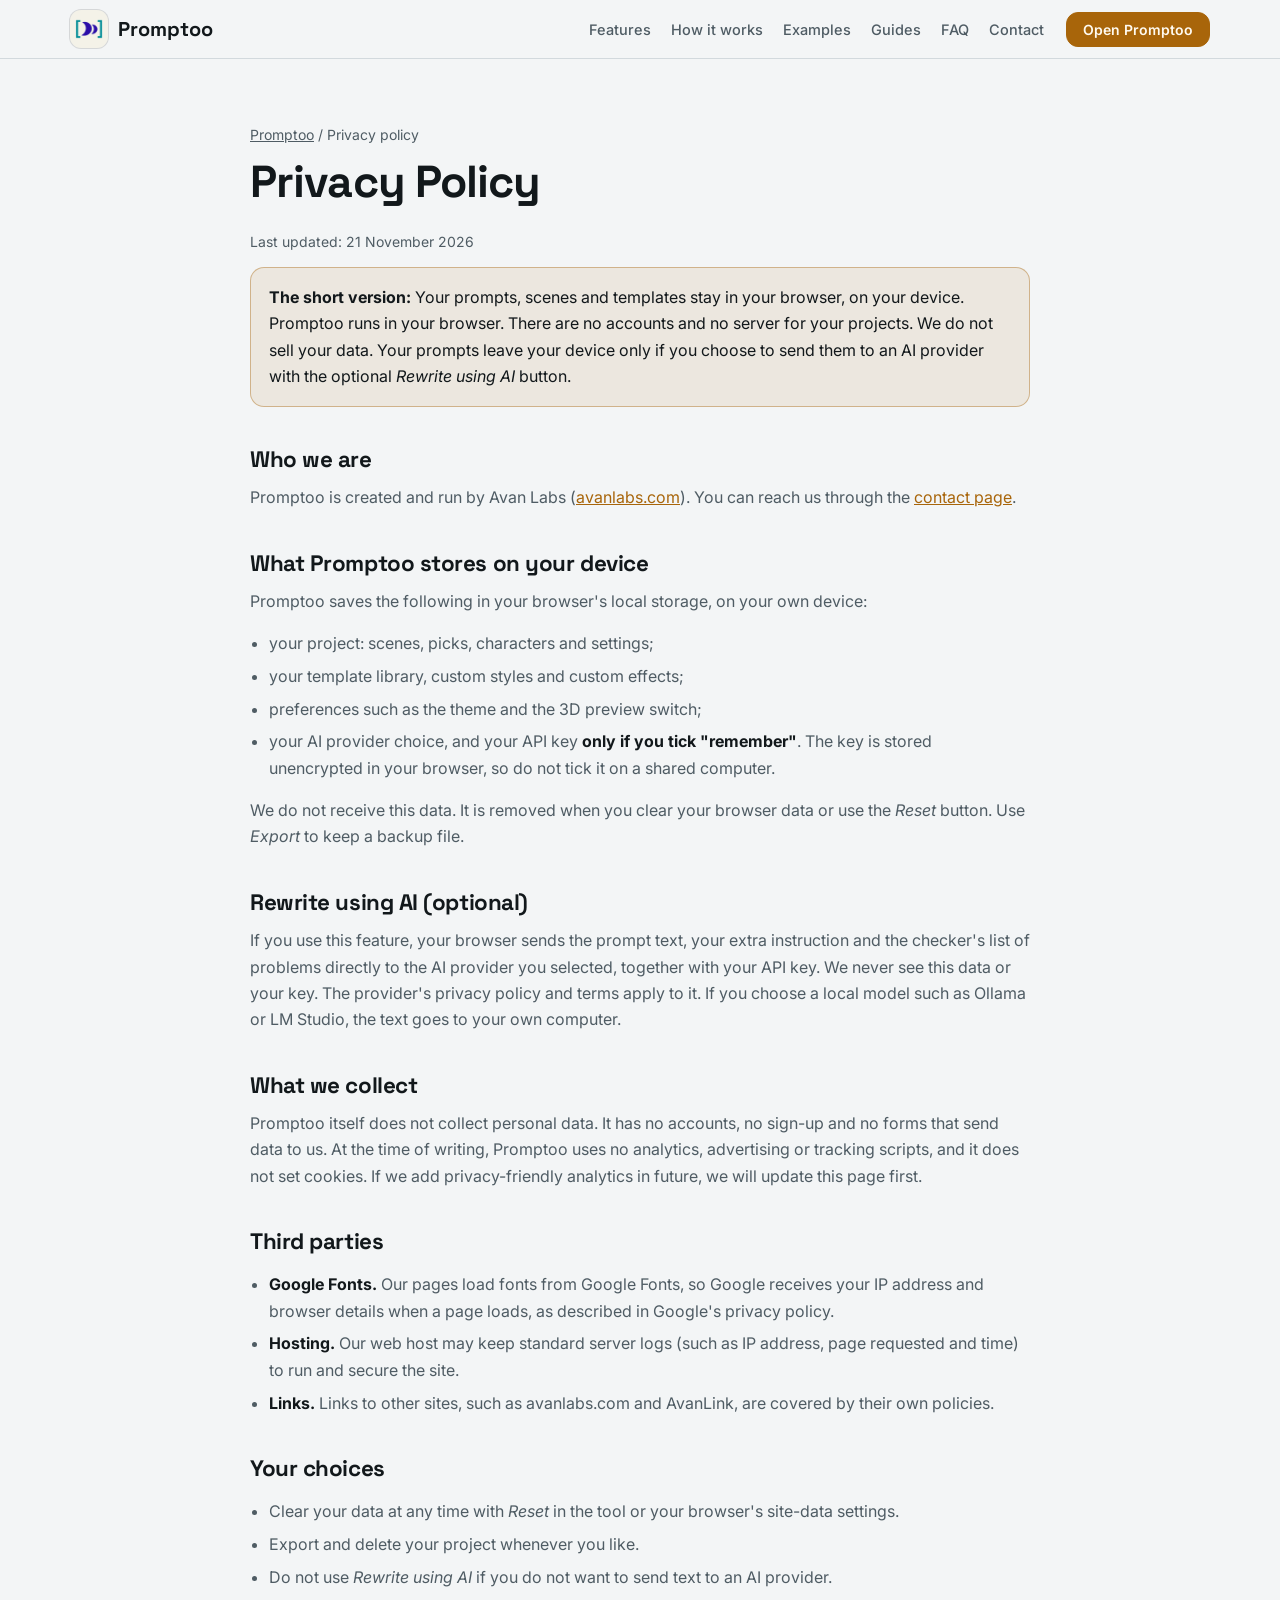
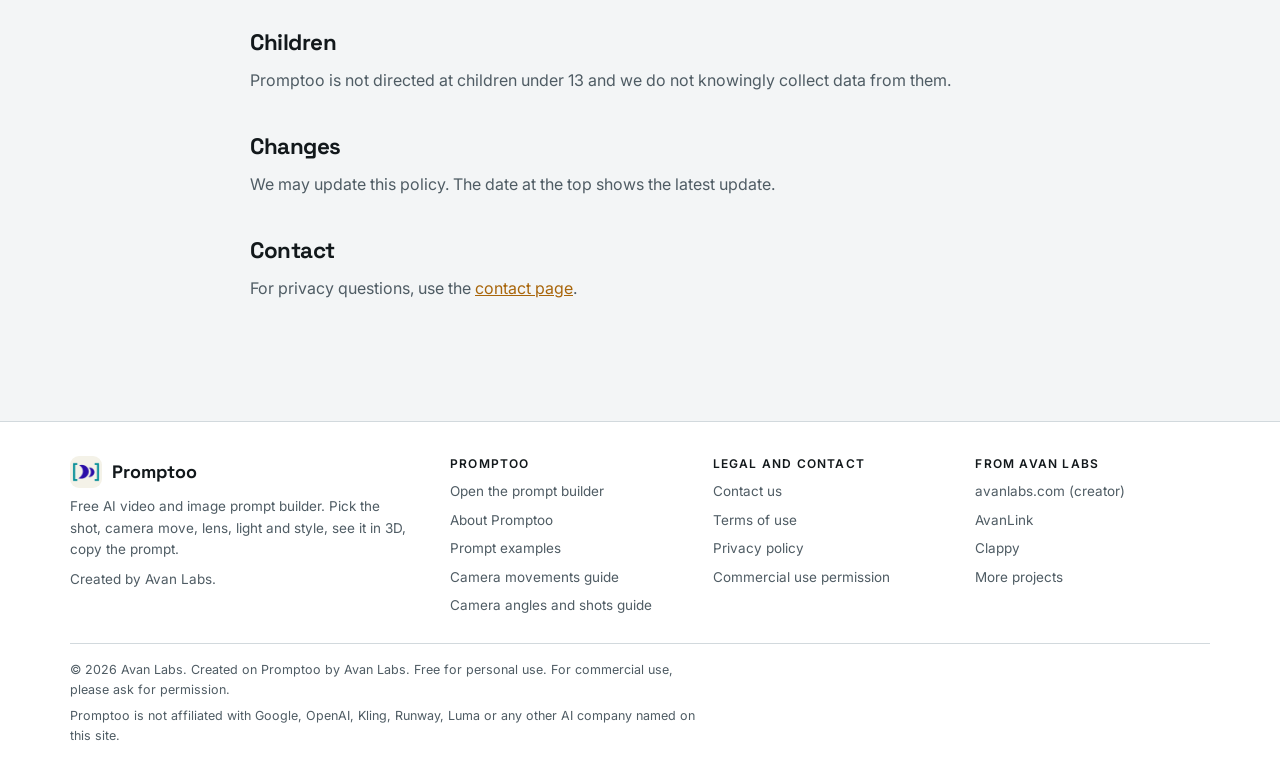
<file: privacy.html>
<!doctype html>
<html lang="en">
<head>
<meta charset="utf-8">
<meta name="viewport" content="width=device-width,initial-scale=1">
<title>Privacy Policy | Promptoo</title>
<meta name="description" content="Privacy policy for Promptoo, the free AI video and image prompt builder by Avan Labs. Your projects stay in your browser. No accounts, no ads, no tracking scripts.">
<meta name="robots" content="index,follow">
<meta name="theme-color" content="#0d1113">
<link rel="canonical" href="https://promptoo.avanlabs.com/privacy">
<link rel="icon" type="image/png" href="img/favicon.png">
<meta property="og:type" content="website"><meta property="og:site_name" content="Promptoo"><meta property="og:title" content="Privacy Policy | Promptoo"><meta property="og:url" content="https://promptoo.avanlabs.com/privacy"><meta property="og:image" content="https://promptoo.avanlabs.com/img/og.png">
<link rel="preconnect" href="https://fonts.googleapis.com"><link rel="preconnect" href="https://fonts.gstatic.com" crossorigin>
<link rel="stylesheet" href="https://fonts.googleapis.com/css2?family=Inter:wght@400;500;600&family=Space+Grotesk:wght@500;600;700&display=swap">
<link rel="stylesheet" href="site.css"><link rel="stylesheet" href="footer.css">
</head>
<body>
<!--header:start-->
<header class="site-head">
  <div class="sh-in">
    <a class="sh-logo" href="index.html" aria-label="Promptoo home"><span class="mark"><img src="img/logo.png" width="28" height="28" alt=""></span><span>Promptoo</span></a>
    <nav class="sh-nav" aria-label="Main">
      <a href="index.html#features">Features</a>
      <a href="index.html#how">How it works</a>
      <a href="prompt-examples.html">Examples</a>
      <a href="camera-movements.html">Guides</a>
      <a href="index.html#faq">FAQ</a>
      <a href="contact.html">Contact</a>
    </nav>
    <a class="btn pri" href="app.html">Open Promptoo</a>
  </div>
</header>
<!--header:end-->
<main class="doc"><div class="wrap narrow">
<p class="crumbs"><a href="index.html">Promptoo</a> / Privacy policy</p>
<h1>Privacy Policy</h1>
<p class="meta">Last updated: 21 November 2026</p>

<div class="note"><strong>The short version:</strong> Your prompts, scenes and templates stay in your browser, on your device. Promptoo runs in your browser. There are no accounts and no server for your projects. We do not sell your data. Your prompts leave your device only if you choose to send them to an AI provider with the optional <em>Rewrite using AI</em> button.</div>

<h2>Who we are</h2>
<p>Promptoo is created and run by Avan Labs (<a href="https://avanlabs.com" rel="noopener">avanlabs.com</a>). You can reach us through the <a href="contact.html">contact page</a>.</p>

<h2>What Promptoo stores on your device</h2>
<p>Promptoo saves the following in your browser's local storage, on your own device:</p>
<ul>
  <li>your project: scenes, picks, characters and settings;</li>
  <li>your template library, custom styles and custom effects;</li>
  <li>preferences such as the theme and the 3D preview switch;</li>
  <li>your AI provider choice, and your API key <strong>only if you tick "remember"</strong>. The key is stored unencrypted in your browser, so do not tick it on a shared computer.</li>
</ul>
<p>We do not receive this data. It is removed when you clear your browser data or use the <em>Reset</em> button. Use <em>Export</em> to keep a backup file.</p>

<h2>Rewrite using AI (optional)</h2>
<p>If you use this feature, your browser sends the prompt text, your extra instruction and the checker's list of problems directly to the AI provider you selected, together with your API key. We never see this data or your key. The provider's privacy policy and terms apply to it. If you choose a local model such as Ollama or LM Studio, the text goes to your own computer.</p>

<h2>What we collect</h2>
<p>Promptoo itself does not collect personal data. It has no accounts, no sign-up and no forms that send data to us. At the time of writing, Promptoo uses no analytics, advertising or tracking scripts, and it does not set cookies. If we add privacy-friendly analytics in future, we will update this page first.</p>

<h2>Third parties</h2>
<ul>
  <li><strong>Google Fonts.</strong> Our pages load fonts from Google Fonts, so Google receives your IP address and browser details when a page loads, as described in Google's privacy policy.</li>
  <li><strong>Hosting.</strong> Our web host may keep standard server logs (such as IP address, page requested and time) to run and secure the site.</li>
  <li><strong>Links.</strong> Links to other sites, such as avanlabs.com and AvanLink, are covered by their own policies.</li>
</ul>

<h2>Your choices</h2>
<ul>
  <li>Clear your data at any time with <em>Reset</em> in the tool or your browser's site-data settings.</li>
  <li>Export and delete your project whenever you like.</li>
  <li>Do not use <em>Rewrite using AI</em> if you do not want to send text to an AI provider.</li>
</ul>

<h2>Children</h2>
<p>Promptoo is not directed at children under 13 and we do not knowingly collect data from them.</p>

<h2>Changes</h2>
<p>We may update this policy. The date at the top shows the latest update.</p>

<h2>Contact</h2>
<p>For privacy questions, use the <a href="contact.html">contact page</a>.</p>
</div></main>
<!--footer:start-->
<footer class="site-footer" id="site-footer">
  <div class="sf-in">
    <div class="sf-grid">
      <div>
        <div class="sf-brand"><img src="img/logo.png" alt="" width="32" height="32">Promptoo</div>
        <p>Free AI video and image prompt builder. Pick the shot, camera move, lens, light and style, see it in 3D, copy the prompt.</p>
        <p>Created by <a href="https://avanlabs.com" rel="noopener">Avan Labs</a>.</p>
      </div>
      <div>
        <h3>Promptoo</h3>
        <ul>
          <li><a href="app.html">Open the prompt builder</a></li>
          <li><a href="index.html">About Promptoo</a></li>
          <li><a href="prompt-examples.html">Prompt examples</a></li>
          <li><a href="camera-movements.html">Camera movements guide</a></li>
          <li><a href="camera-angles-and-shots.html">Camera angles and shots guide</a></li>
        </ul>
      </div>
      <div>
        <h3>Legal and contact</h3>
        <ul>
          <li><a href="contact.html">Contact us</a></li>
          <li><a href="terms.html">Terms of use</a></li>
          <li><a href="privacy.html">Privacy policy</a></li>
          <li><a href="contact.html#commercial">Commercial use permission</a></li>
        </ul>
      </div>
      <div>
        <h3>From Avan Labs</h3>
        <ul>
          <li><a href="https://avanlabs.com" rel="noopener">avanlabs.com (creator)</a></li>
          <li><a href="https://link.avanlabs.com" rel="noopener">AvanLink</a></li>
          <li><a href="https://avanlabs.com" rel="noopener">Clappy</a></li>
          <li><a href="https://avanlabs.com" rel="noopener">More projects</a></li>
        </ul>
      </div>
    </div>
    <div class="sf-legal">
      <span>&copy; 2026 Avan Labs. Created on Promptoo by Avan Labs. Free for personal use. For commercial use, please <a href="contact.html#commercial">ask for permission</a>.</span>
      <span>Promptoo is not affiliated with Google, OpenAI, Kling, Runway, Luma or any other AI company named on this site.</span>
    </div>
  </div>
</footer>
<!--footer:end-->
</body>
</html>
</file>
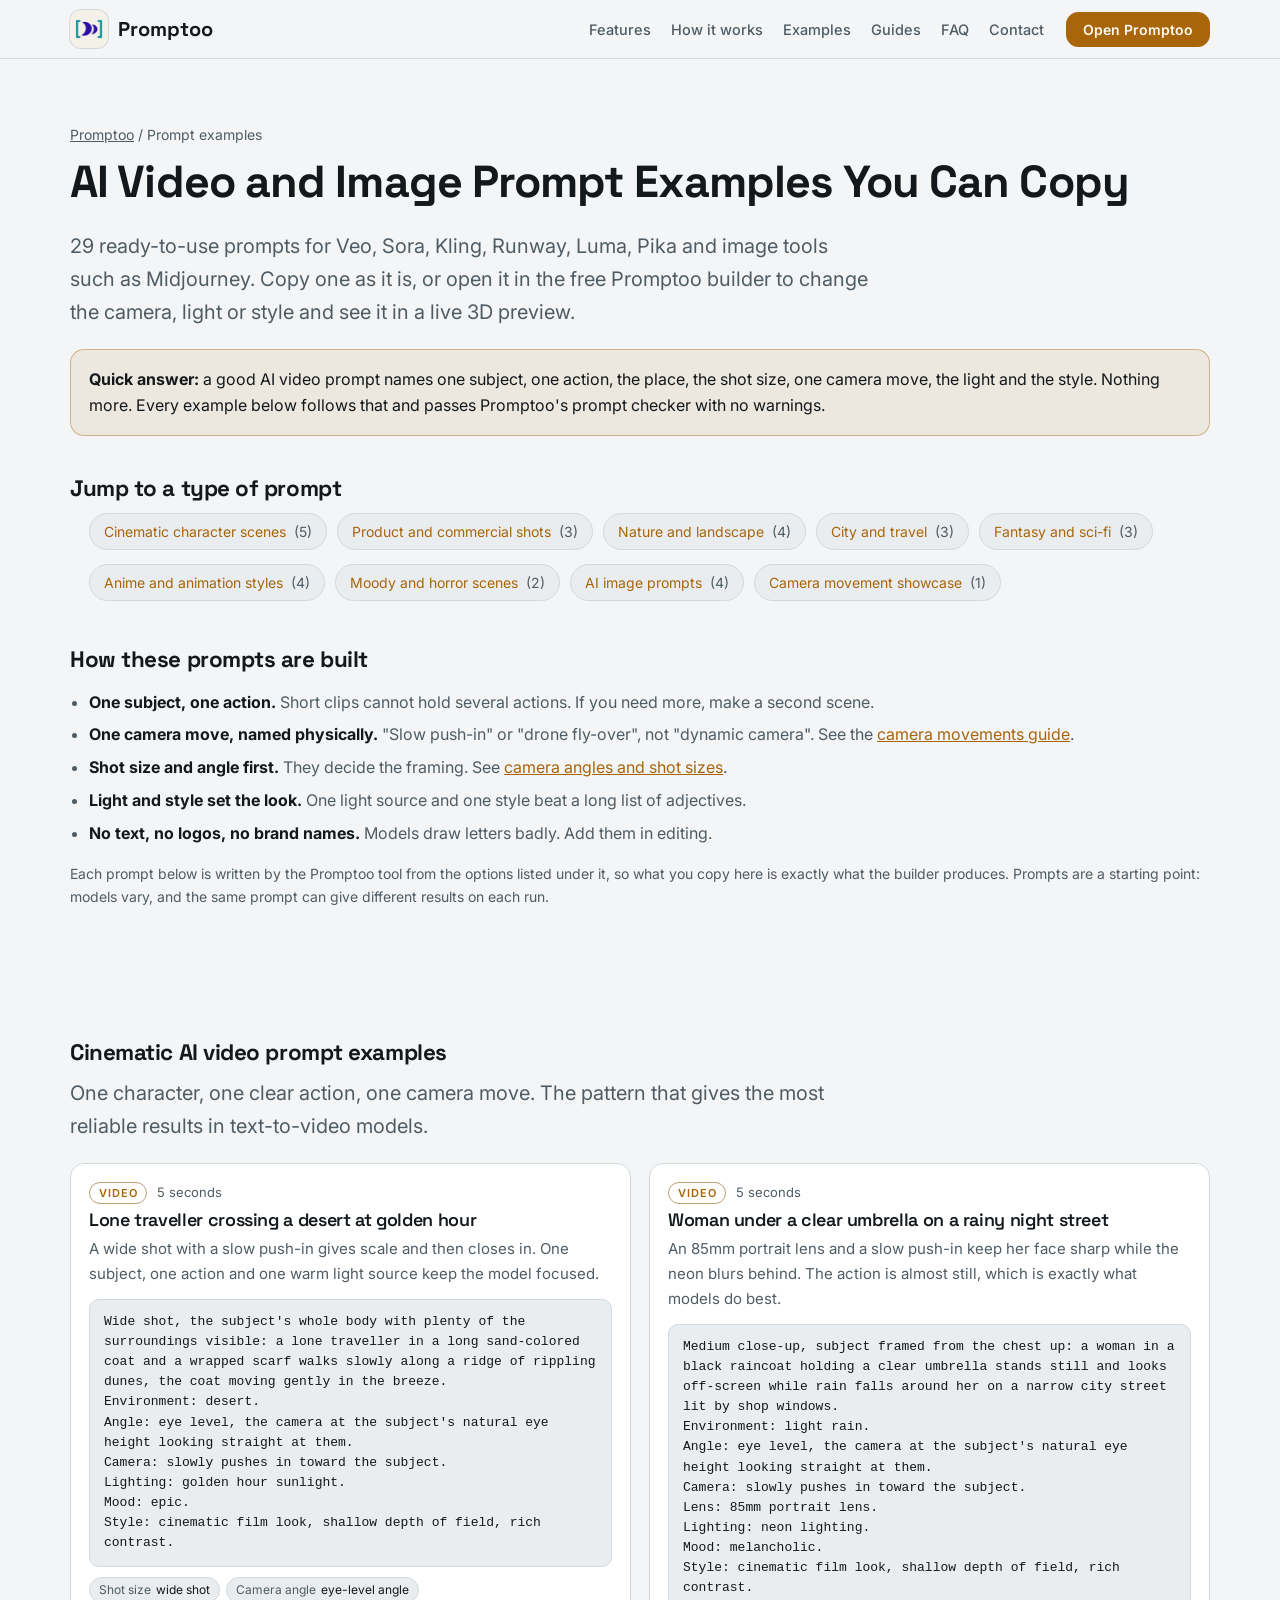
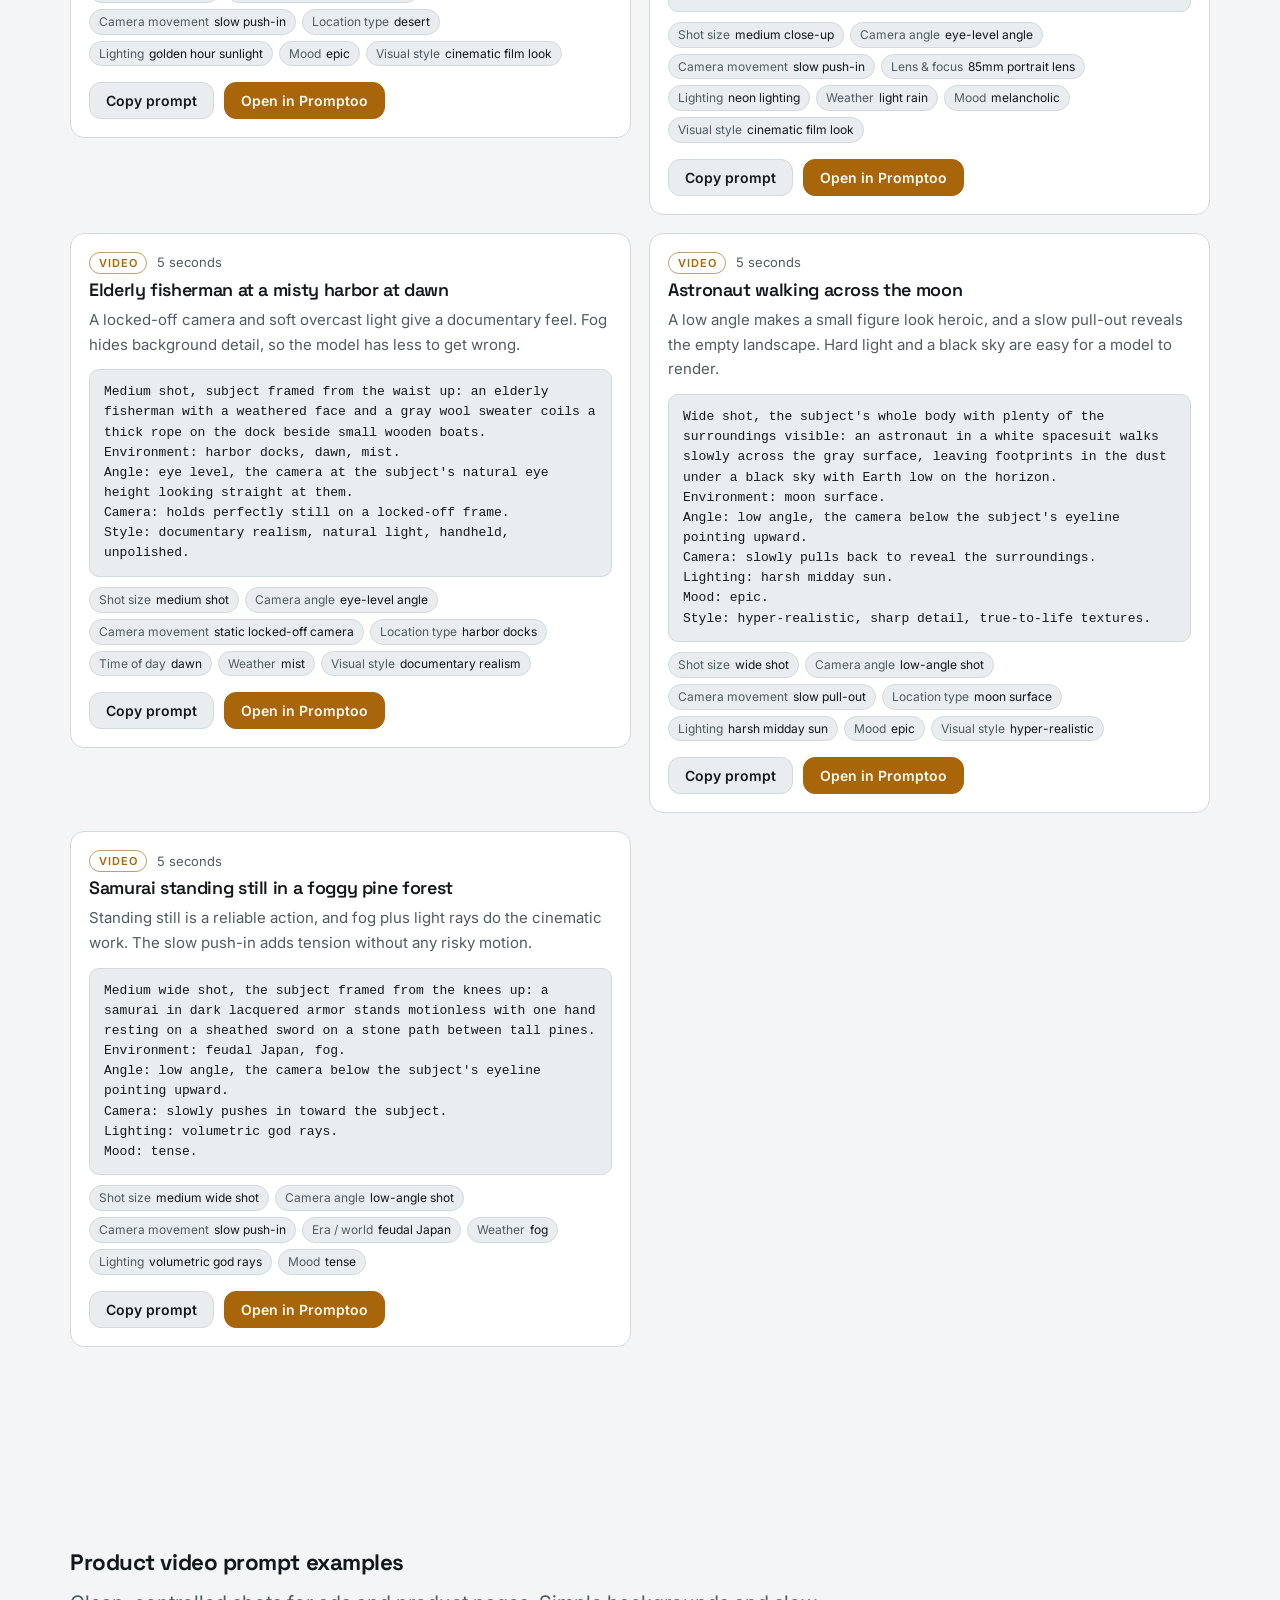
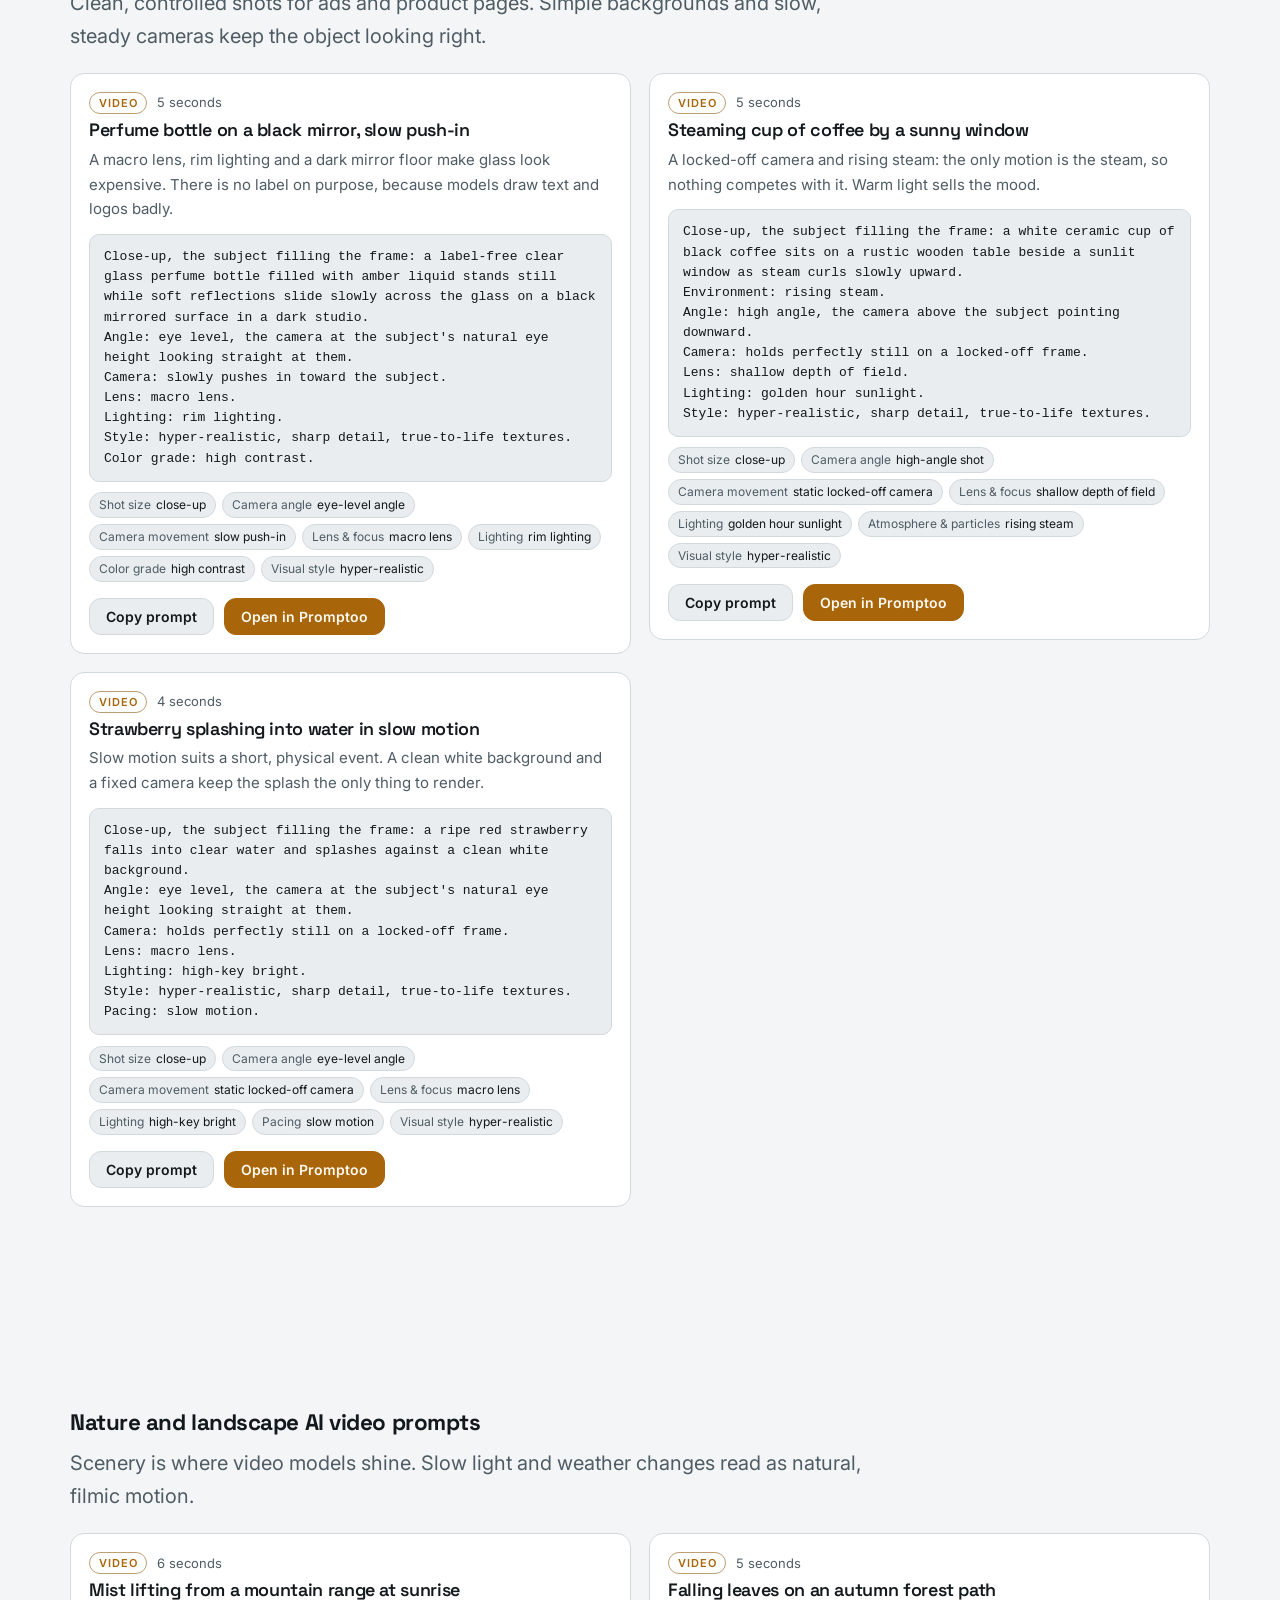
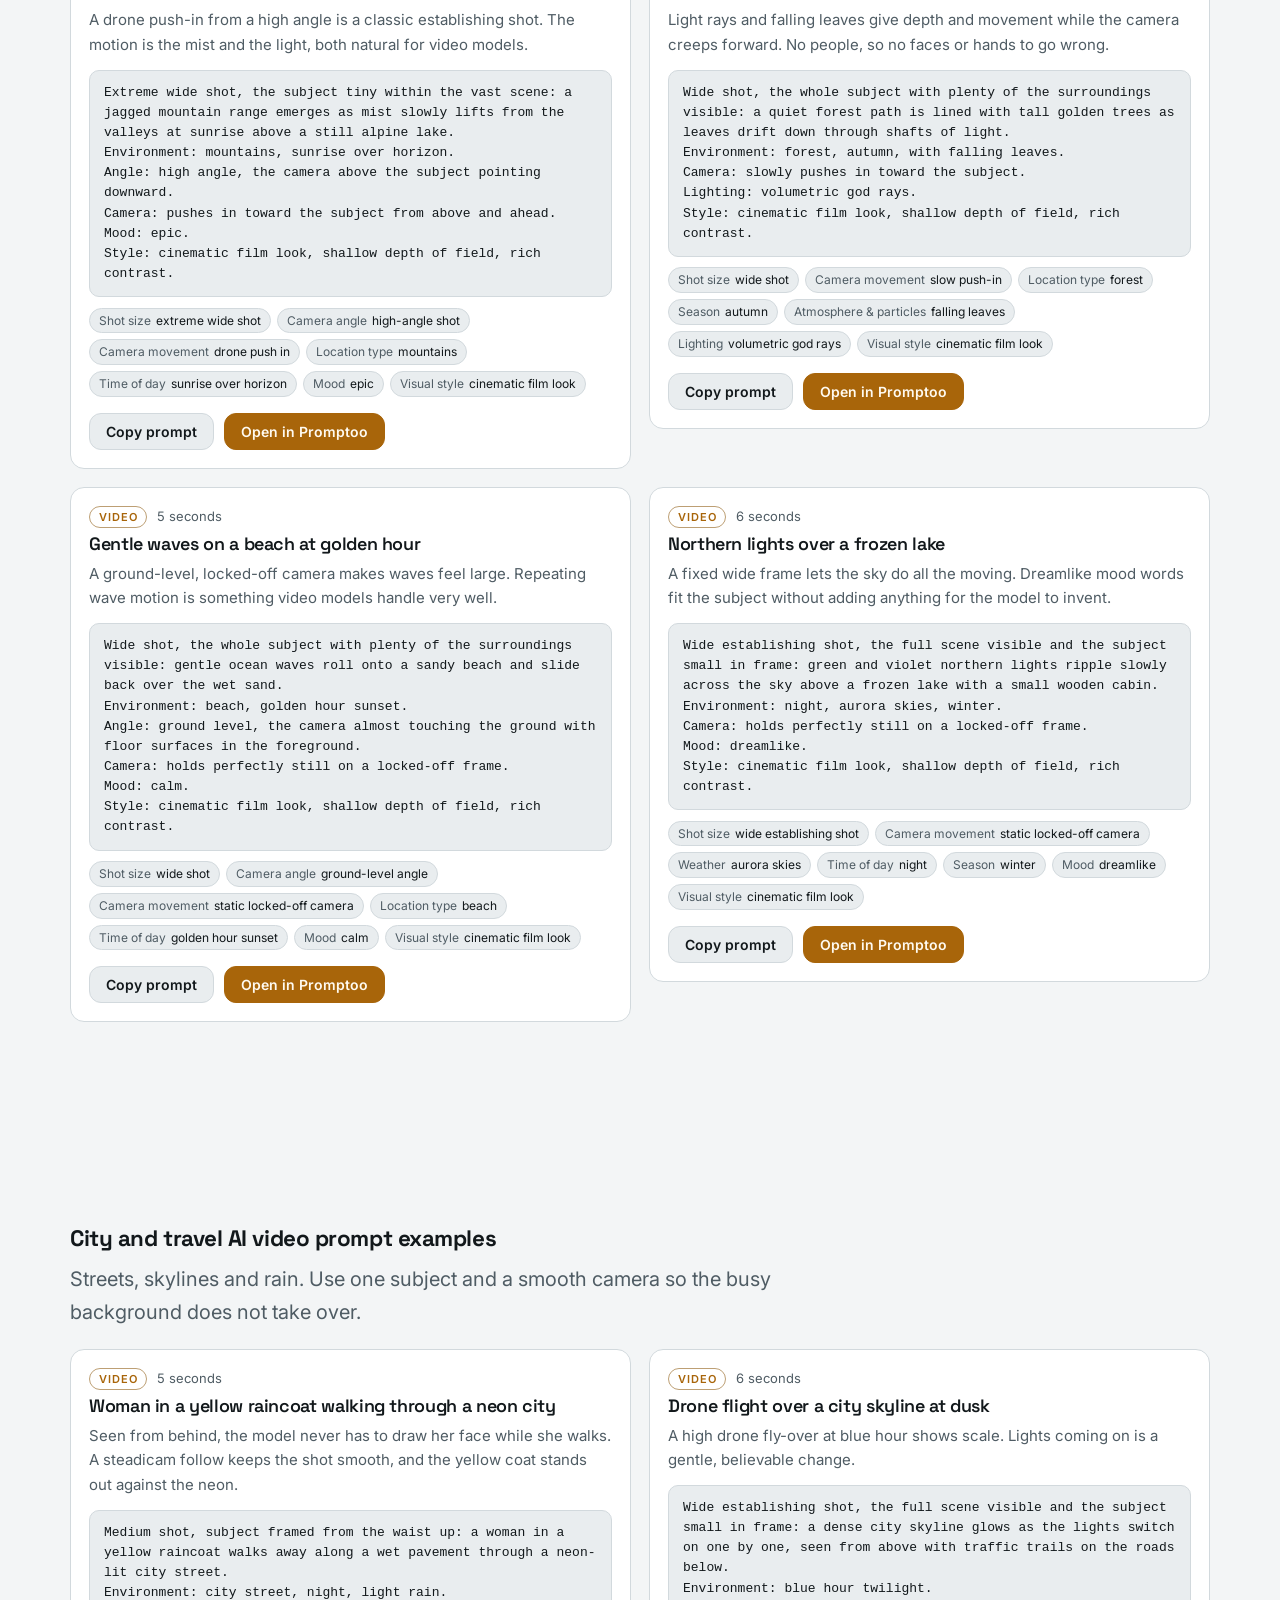
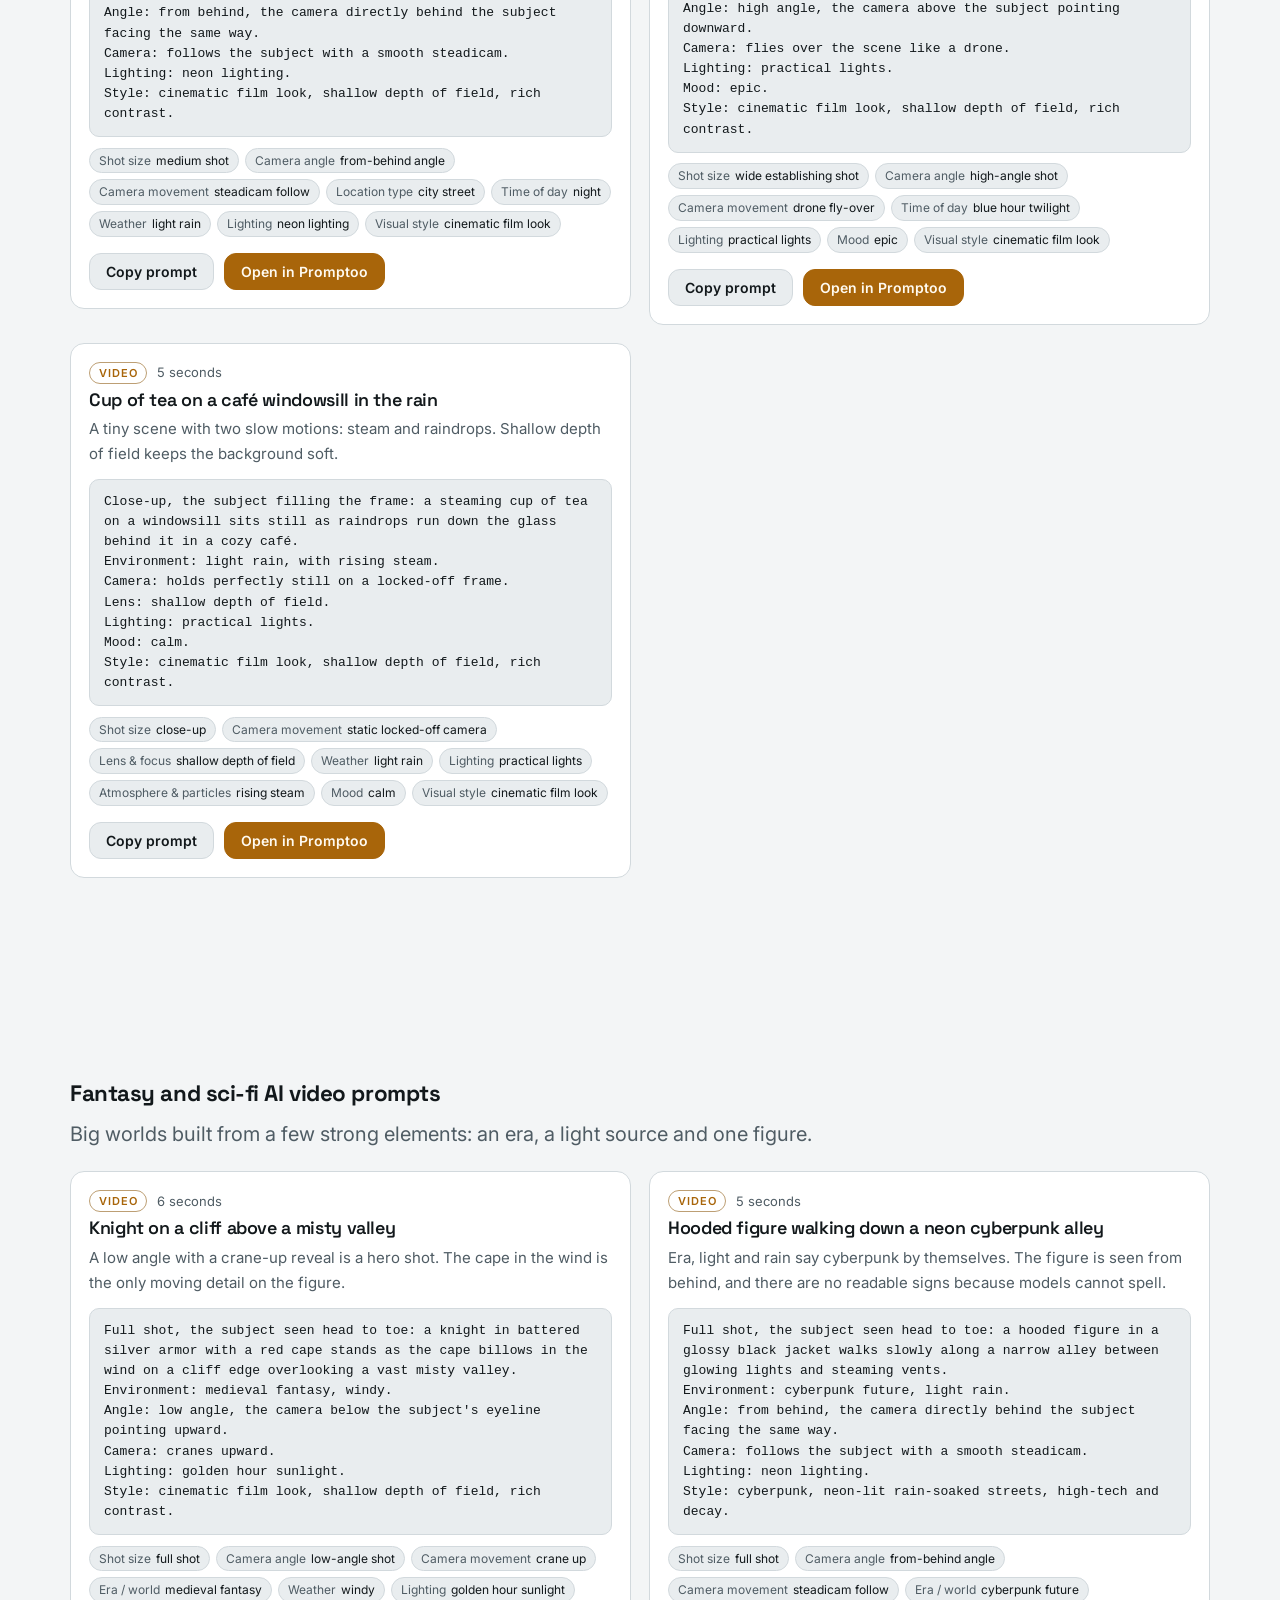
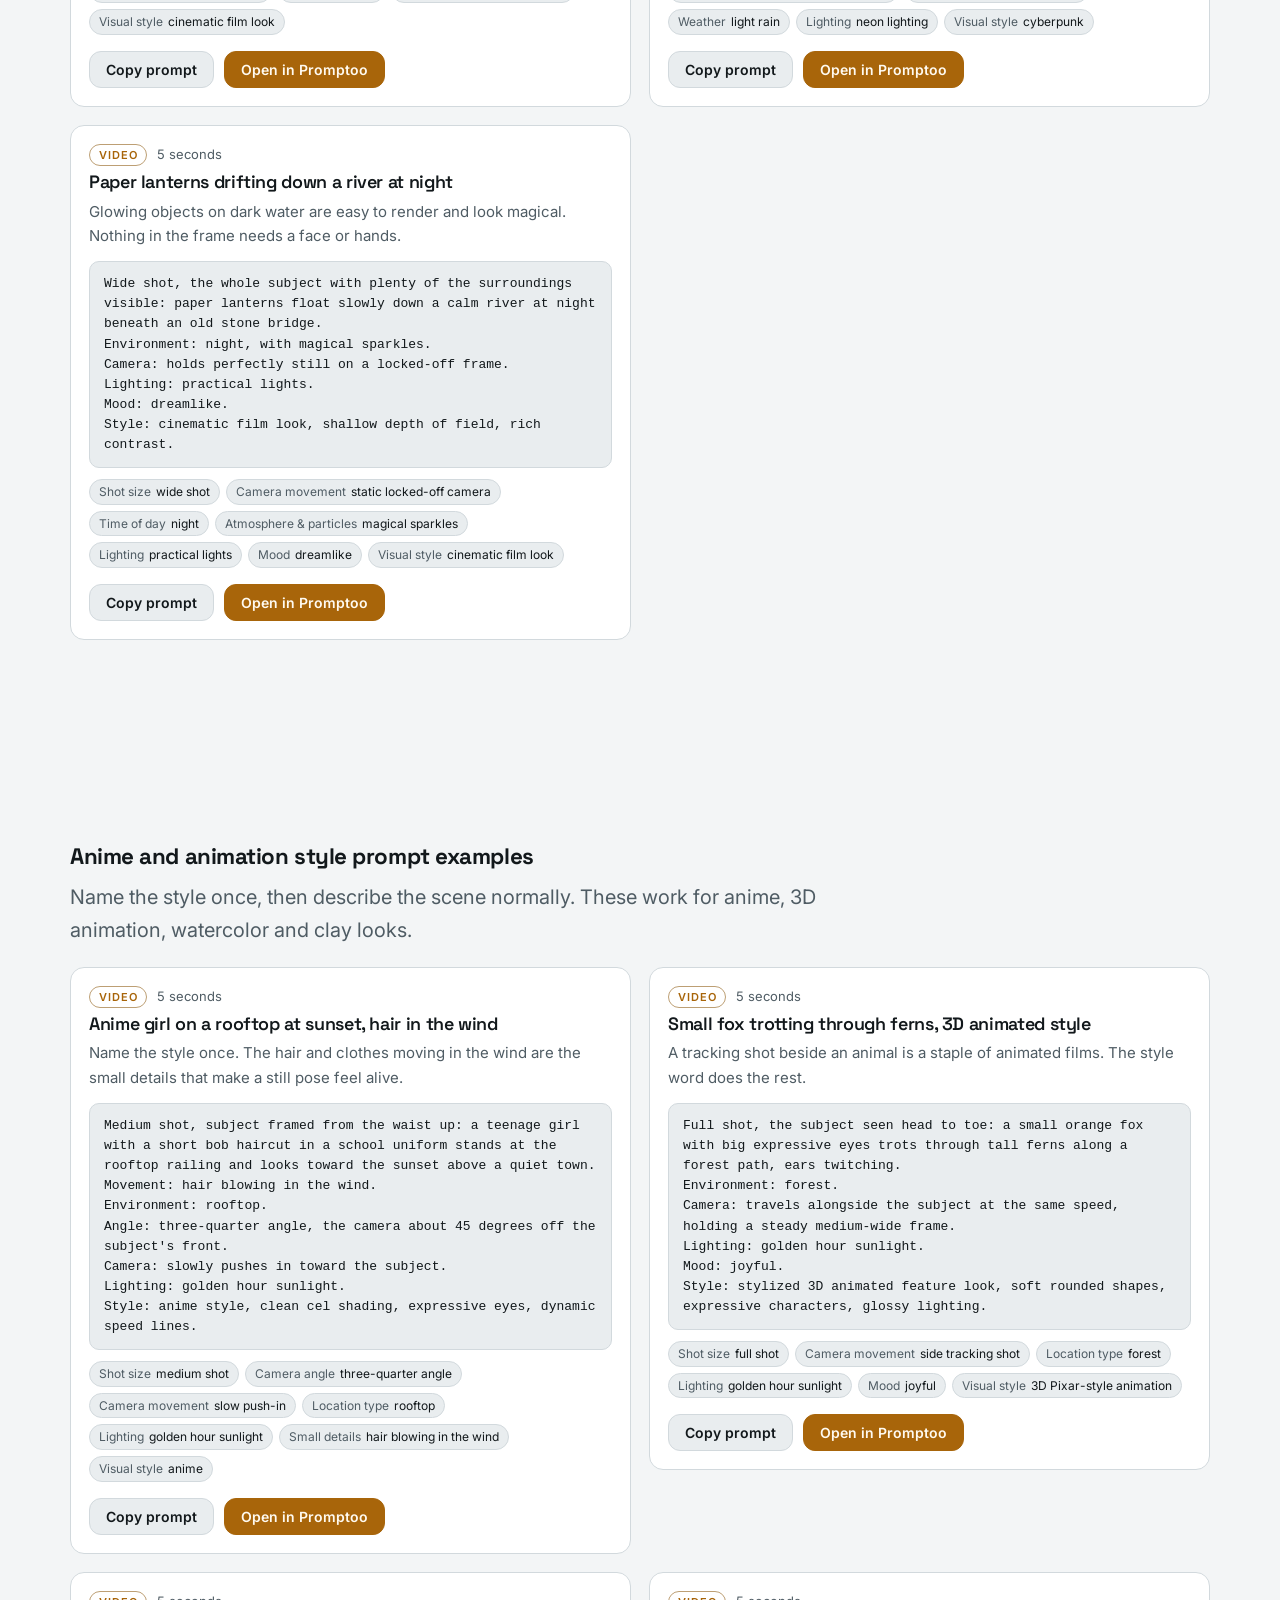
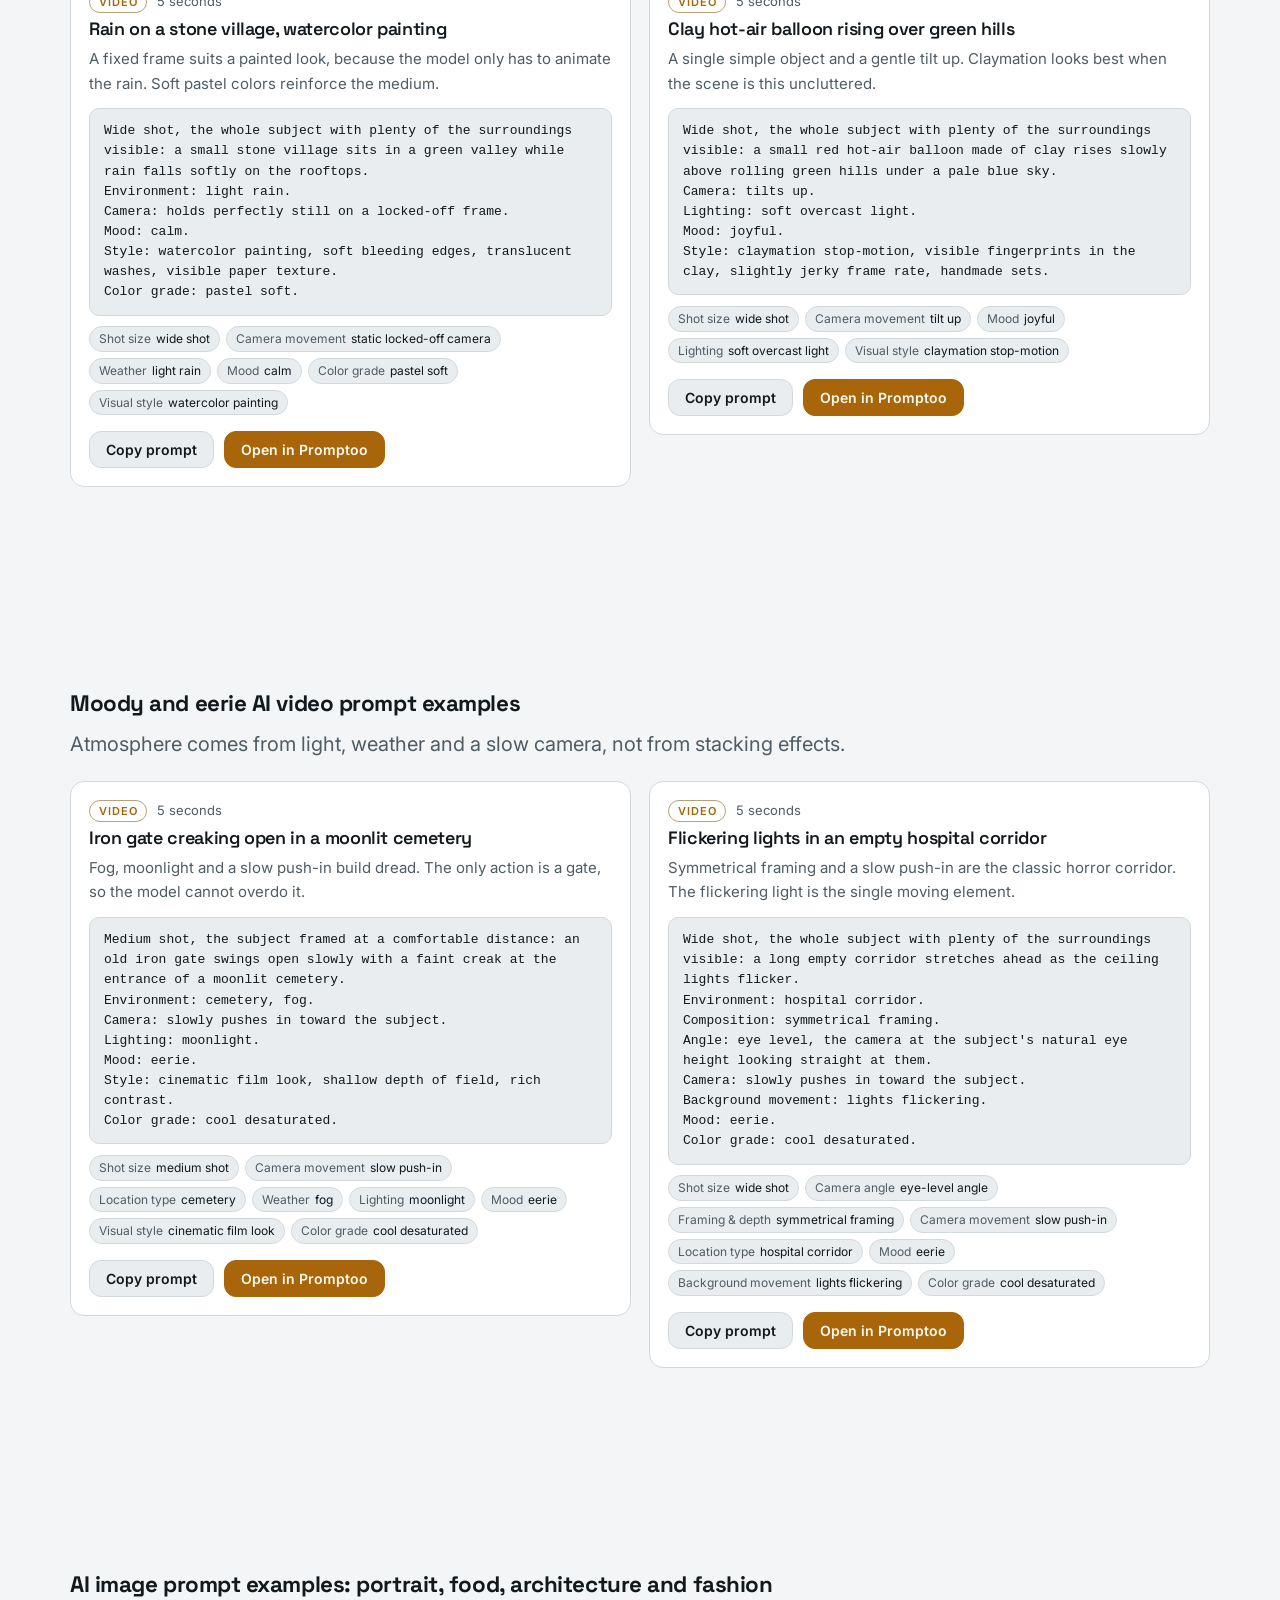
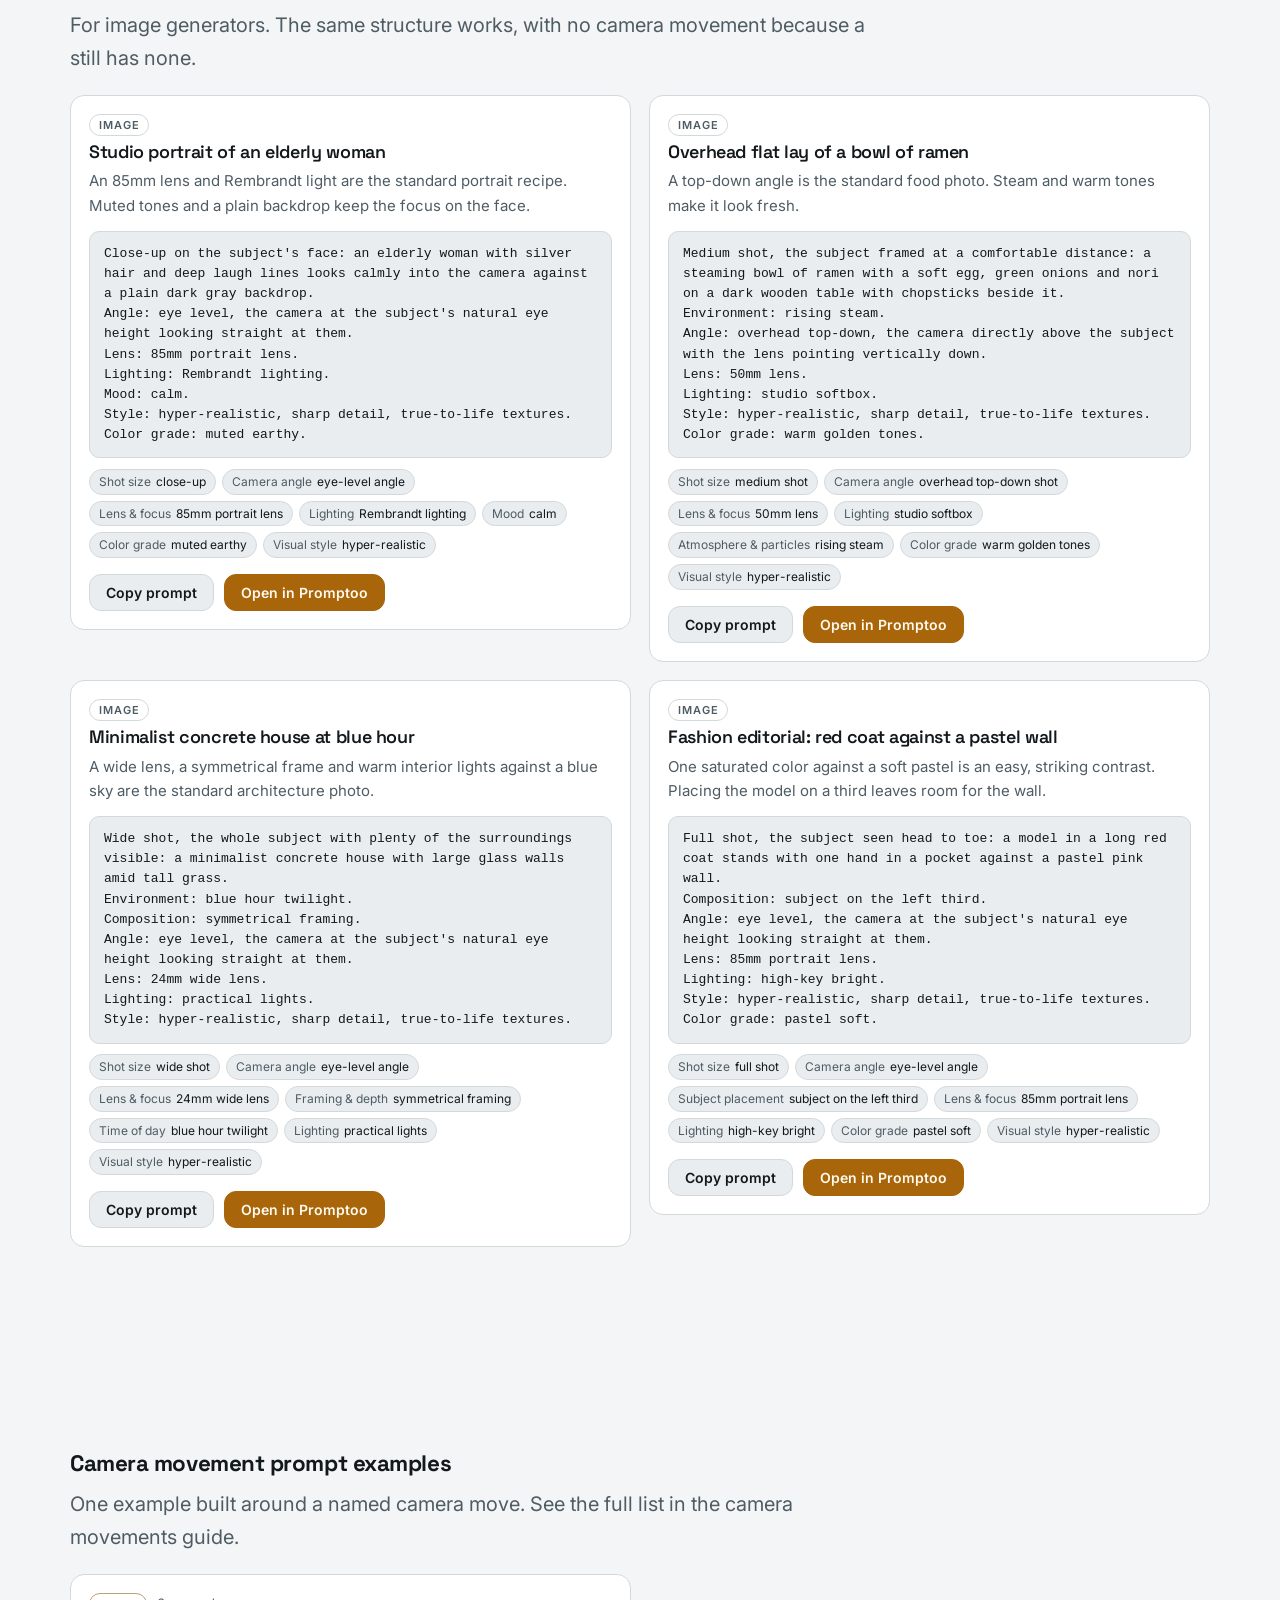
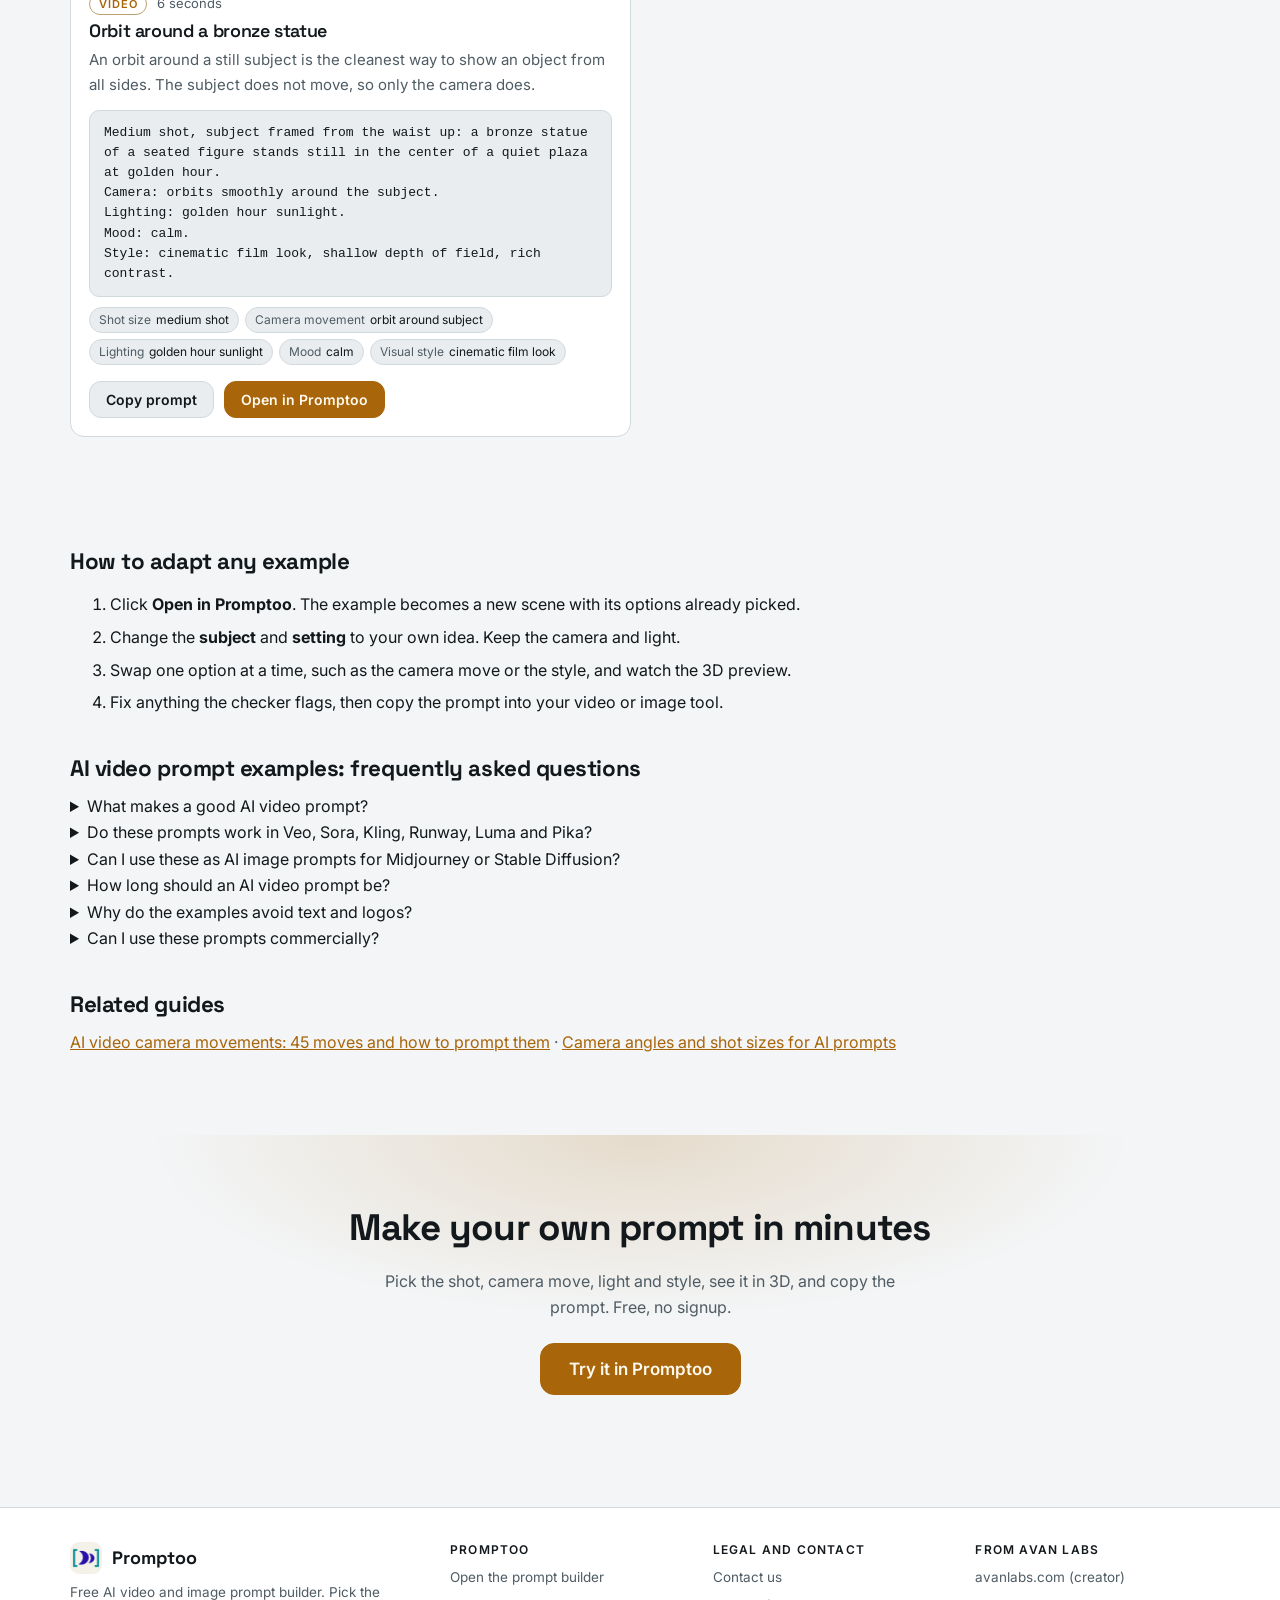
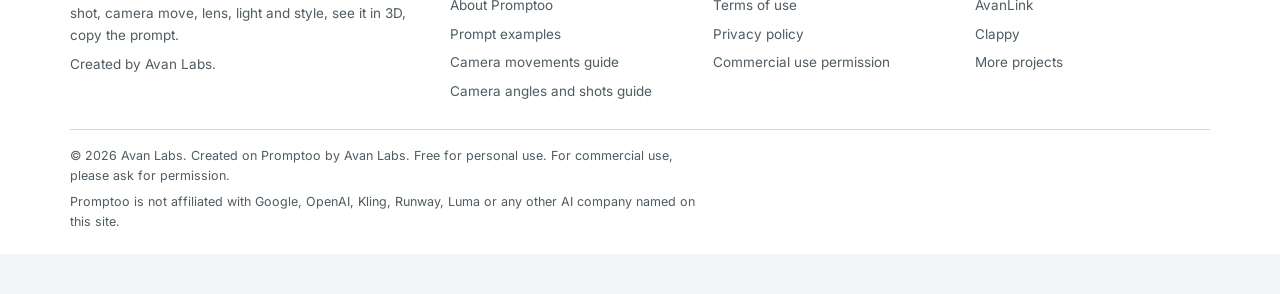
<file: prompt-examples.html>
<!doctype html>
<html lang="en">
<head>
<meta charset="utf-8">
<meta name="viewport" content="width=device-width,initial-scale=1">
<title>AI Video and Image Prompt Examples You Can Copy (Veo, Sora, Kling)</title>
<meta name="description" content="Copy-ready AI video and image prompt examples for Veo, Sora, Kling, Runway and Midjourney: cinematic, product, nature, anime and horror. Open any in free Promptoo.">
<meta name="robots" content="index,follow,max-image-preview:large">
<meta name="author" content="Avan Labs">
<meta name="theme-color" content="#0d1113">
<link rel="canonical" href="https://promptoo.avanlabs.com/prompt-examples">
<link rel="icon" type="image/png" href="img/favicon.png">
<meta property="og:type" content="article"><meta property="og:site_name" content="Promptoo"><meta property="og:title" content="AI Video and Image Prompt Examples You Can Copy (Veo, Sora, Kling)"><meta property="og:description" content="Copy-ready AI video and image prompt examples for Veo, Sora, Kling, Runway and Midjourney: cinematic, product, nature, anime and horror. Open any in free Promptoo."><meta property="og:url" content="https://promptoo.avanlabs.com/prompt-examples"><meta property="og:image" content="https://promptoo.avanlabs.com/img/og.png"><meta property="og:image:width" content="1200"><meta property="og:image:height" content="630">
<meta name="twitter:card" content="summary_large_image"><meta name="twitter:title" content="AI Video and Image Prompt Examples You Can Copy (Veo, Sora, Kling)"><meta name="twitter:description" content="Copy-ready AI video and image prompt examples for Veo, Sora, Kling, Runway and Midjourney: cinematic, product, nature, anime and horror. Open any in free Promptoo."><meta name="twitter:image" content="https://promptoo.avanlabs.com/img/og.png">
<link rel="preconnect" href="https://fonts.googleapis.com"><link rel="preconnect" href="https://fonts.gstatic.com" crossorigin>
<link rel="stylesheet" href="https://fonts.googleapis.com/css2?family=Inter:wght@400;500;600&family=Space+Grotesk:wght@500;600;700&display=swap">
<link rel="stylesheet" href="site.css"><link rel="stylesheet" href="footer.css">
<script type="application/ld+json">
{
  "@context": "https://schema.org",
  "@graph": [
    {
      "@type": "Article",
      "headline": "AI Video and Image Prompt Examples You Can Copy (Veo, Sora, Kling)",
      "description": "Copy-ready AI video and image prompt examples for Veo, Sora, Kling, Runway and Midjourney: cinematic, product, nature, anime and horror. Open any in free Promptoo.",
      "datePublished": "2026-11-22",
      "dateModified": "2026-11-22",
      "author": {
        "@type": "Organization",
        "name": "Avan Labs",
        "url": "https://avanlabs.com"
      },
      "publisher": {
        "@type": "Organization",
        "name": "Avan Labs",
        "url": "https://avanlabs.com"
      },
      "mainEntityOfPage": "https://promptoo.avanlabs.com/prompt-examples",
      "image": "https://promptoo.avanlabs.com/img/og.png"
    },
    {
      "@type": "BreadcrumbList",
      "itemListElement": [
        {
          "@type": "ListItem",
          "position": 1,
          "name": "Promptoo",
          "item": "https://promptoo.avanlabs.com/"
        },
        {
          "@type": "ListItem",
          "position": 2,
          "name": "Prompt examples",
          "item": "https://promptoo.avanlabs.com/prompt-examples"
        }
      ]
    },
    {
      "@type": "ItemList",
      "name": "AI video and image prompt examples",
      "numberOfItems": 29,
      "itemListElement": [
        {
          "@type": "ListItem",
          "position": 1,
          "name": "Lone traveller crossing a desert at golden hour",
          "url": "https://promptoo.avanlabs.com/prompt-examples#desert-traveller"
        },
        {
          "@type": "ListItem",
          "position": 2,
          "name": "Woman under a clear umbrella on a rainy night street",
          "url": "https://promptoo.avanlabs.com/prompt-examples#rainy-street-portrait"
        },
        {
          "@type": "ListItem",
          "position": 3,
          "name": "Elderly fisherman at a misty harbor at dawn",
          "url": "https://promptoo.avanlabs.com/prompt-examples#harbor-fisherman"
        },
        {
          "@type": "ListItem",
          "position": 4,
          "name": "Astronaut walking across the moon",
          "url": "https://promptoo.avanlabs.com/prompt-examples#astronaut-moon"
        },
        {
          "@type": "ListItem",
          "position": 5,
          "name": "Samurai standing still in a foggy pine forest",
          "url": "https://promptoo.avanlabs.com/prompt-examples#samurai-fog"
        },
        {
          "@type": "ListItem",
          "position": 6,
          "name": "Perfume bottle on a black mirror, slow push-in",
          "url": "https://promptoo.avanlabs.com/prompt-examples#perfume-bottle"
        },
        {
          "@type": "ListItem",
          "position": 7,
          "name": "Steaming cup of coffee by a sunny window",
          "url": "https://promptoo.avanlabs.com/prompt-examples#coffee-steam"
        },
        {
          "@type": "ListItem",
          "position": 8,
          "name": "Strawberry splashing into water in slow motion",
          "url": "https://promptoo.avanlabs.com/prompt-examples#strawberry-splash"
        },
        {
          "@type": "ListItem",
          "position": 9,
          "name": "Mist lifting from a mountain range at sunrise",
          "url": "https://promptoo.avanlabs.com/prompt-examples#mountain-sunrise"
        },
        {
          "@type": "ListItem",
          "position": 10,
          "name": "Falling leaves on an autumn forest path",
          "url": "https://promptoo.avanlabs.com/prompt-examples#autumn-forest-path"
        },
        {
          "@type": "ListItem",
          "position": 11,
          "name": "Gentle waves on a beach at golden hour",
          "url": "https://promptoo.avanlabs.com/prompt-examples#beach-waves"
        },
        {
          "@type": "ListItem",
          "position": 12,
          "name": "Northern lights over a frozen lake",
          "url": "https://promptoo.avanlabs.com/prompt-examples#aurora-lake"
        },
        {
          "@type": "ListItem",
          "position": 13,
          "name": "Woman in a yellow raincoat walking through a neon city",
          "url": "https://promptoo.avanlabs.com/prompt-examples#yellow-raincoat"
        },
        {
          "@type": "ListItem",
          "position": 14,
          "name": "Drone flight over a city skyline at dusk",
          "url": "https://promptoo.avanlabs.com/prompt-examples#city-skyline-dusk"
        },
        {
          "@type": "ListItem",
          "position": 15,
          "name": "Cup of tea on a café windowsill in the rain",
          "url": "https://promptoo.avanlabs.com/prompt-examples#cafe-window-rain"
        },
        {
          "@type": "ListItem",
          "position": 16,
          "name": "Knight on a cliff above a misty valley",
          "url": "https://promptoo.avanlabs.com/prompt-examples#knight-cliff"
        },
        {
          "@type": "ListItem",
          "position": 17,
          "name": "Hooded figure walking down a neon cyberpunk alley",
          "url": "https://promptoo.avanlabs.com/prompt-examples#cyberpunk-alley"
        },
        {
          "@type": "ListItem",
          "position": 18,
          "name": "Paper lanterns drifting down a river at night",
          "url": "https://promptoo.avanlabs.com/prompt-examples#lantern-river"
        },
        {
          "@type": "ListItem",
          "position": 19,
          "name": "Anime girl on a rooftop at sunset, hair in the wind",
          "url": "https://promptoo.avanlabs.com/prompt-examples#anime-rooftop"
        },
        {
          "@type": "ListItem",
          "position": 20,
          "name": "Small fox trotting through ferns, 3D animated style",
          "url": "https://promptoo.avanlabs.com/prompt-examples#pixar-fox"
        },
        {
          "@type": "ListItem",
          "position": 21,
          "name": "Rain on a stone village, watercolor painting",
          "url": "https://promptoo.avanlabs.com/prompt-examples#watercolor-village"
        },
        {
          "@type": "ListItem",
          "position": 22,
          "name": "Clay hot-air balloon rising over green hills",
          "url": "https://promptoo.avanlabs.com/prompt-examples#clay-balloon"
        },
        {
          "@type": "ListItem",
          "position": 23,
          "name": "Iron gate creaking open in a moonlit cemetery",
          "url": "https://promptoo.avanlabs.com/prompt-examples#cemetery-gate"
        },
        {
          "@type": "ListItem",
          "position": 24,
          "name": "Flickering lights in an empty hospital corridor",
          "url": "https://promptoo.avanlabs.com/prompt-examples#hospital-corridor"
        },
        {
          "@type": "ListItem",
          "position": 25,
          "name": "Studio portrait of an elderly woman",
          "url": "https://promptoo.avanlabs.com/prompt-examples#portrait-elderly"
        },
        {
          "@type": "ListItem",
          "position": 26,
          "name": "Overhead flat lay of a bowl of ramen",
          "url": "https://promptoo.avanlabs.com/prompt-examples#ramen-flat-lay"
        },
        {
          "@type": "ListItem",
          "position": 27,
          "name": "Minimalist concrete house at blue hour",
          "url": "https://promptoo.avanlabs.com/prompt-examples#concrete-house"
        },
        {
          "@type": "ListItem",
          "position": 28,
          "name": "Fashion editorial: red coat against a pastel wall",
          "url": "https://promptoo.avanlabs.com/prompt-examples#fashion-pastel-wall"
        },
        {
          "@type": "ListItem",
          "position": 29,
          "name": "Orbit around a bronze statue",
          "url": "https://promptoo.avanlabs.com/prompt-examples#statue-orbit"
        }
      ]
    },
    {
      "@type": "FAQPage",
      "mainEntity": [
        {
          "@type": "Question",
          "name": "What makes a good AI video prompt?",
          "acceptedAnswer": {
            "@type": "Answer",
            "text": "One clear subject, one main action, a place, a shot size, one camera move, a light source and a style. Each example on this page follows that pattern, and avoids text, logos and several actions at once, which models handle badly."
          }
        },
        {
          "@type": "Question",
          "name": "Do these prompts work in Veo, Sora, Kling, Runway, Luma and Pika?",
          "acceptedAnswer": {
            "@type": "Answer",
            "text": "They are written in plain, physical language that these text-to-video tools generally understand, so they are a good starting point in any of them. Results differ between models and from run to run, so treat each as a base to adjust. Promptoo is not affiliated with these tools."
          }
        },
        {
          "@type": "Question",
          "name": "Can I use these as AI image prompts for Midjourney or Stable Diffusion?",
          "acceptedAnswer": {
            "@type": "Answer",
            "text": "Yes. The image examples have no camera movement because a still has none. For video examples, drop the motion lines and keep the subject, setting, shot, lens, light and style."
          }
        },
        {
          "@type": "Question",
          "name": "How long should an AI video prompt be?",
          "acceptedAnswer": {
            "@type": "Answer",
            "text": "Usually 40 to 120 words is enough. Longer prompts tend to add instructions the model drops. Keep the details that change the picture and cut the rest."
          }
        },
        {
          "@type": "Question",
          "name": "Why do the examples avoid text and logos?",
          "acceptedAnswer": {
            "@type": "Answer",
            "text": "AI video and image models usually draw letters wrongly. Add text later in an editor. The examples also keep to one subject and one action, which is the most reliable way to get a clean result."
          }
        },
        {
          "@type": "Question",
          "name": "Can I use these prompts commercially?",
          "acceptedAnswer": {
            "@type": "Answer",
            "text": "The prompts are free to copy and adapt. What you may do with the generated video or image depends on the terms of the tool you use. Promptoo itself is free for personal use, and commercial use of the Promptoo tool needs permission from Avan Labs."
          }
        }
      ]
    }
  ]
}
</script>
</head>
<body>
<!--header:start-->
<header class="site-head">
  <div class="sh-in">
    <a class="sh-logo" href="index.html" aria-label="Promptoo home"><span class="mark"><img src="img/logo.png" width="28" height="28" alt=""></span><span>Promptoo</span></a>
    <nav class="sh-nav" aria-label="Main">
      <a href="index.html#features">Features</a>
      <a href="index.html#how">How it works</a>
      <a href="prompt-examples.html">Examples</a>
      <a href="camera-movements.html">Guides</a>
      <a href="index.html#faq">FAQ</a>
      <a href="contact.html">Contact</a>
    </nav>
    <a class="btn pri" href="app.html">Open Promptoo</a>
  </div>
</header>
<!--header:end-->
<main class="doc"><div class="wrap">
<p class="crumbs"><a href="index.html">Promptoo</a> / Prompt examples</p>
<h1>AI Video and Image Prompt Examples You Can Copy</h1>
<p class="lead">29 ready-to-use prompts for Veo, Sora, Kling, Runway, Luma, Pika and image tools such as Midjourney. Copy one as it is, or open it in the free Promptoo builder to change the camera, light or style and see it in a live 3D preview.</p>
<div class="note"><strong>Quick answer:</strong> a good AI video prompt names one subject, one action, the place, the shot size, one camera move, the light and the style. Nothing more. Every example below follows that and passes Promptoo's prompt checker with no warnings.</div>
<h2>Jump to a type of prompt</h2>
<ul class="toc"><li><a href="#cinematic">Cinematic character scenes</a> <span class="meta">(5)</span></li><li><a href="#product">Product and commercial shots</a> <span class="meta">(3)</span></li><li><a href="#nature">Nature and landscape</a> <span class="meta">(4)</span></li><li><a href="#city">City and travel</a> <span class="meta">(3)</span></li><li><a href="#fantasy">Fantasy and sci-fi</a> <span class="meta">(3)</span></li><li><a href="#anime">Anime and animation styles</a> <span class="meta">(4)</span></li><li><a href="#mood">Moody and horror scenes</a> <span class="meta">(2)</span></li><li><a href="#image">AI image prompts</a> <span class="meta">(4)</span></li><li><a href="#camera">Camera movement showcase</a> <span class="meta">(1)</span></li></ul>
<h2>How these prompts are built</h2>
<ul>
<li><strong>One subject, one action.</strong> Short clips cannot hold several actions. If you need more, make a second scene.</li>
<li><strong>One camera move, named physically.</strong> "Slow push-in" or "drone fly-over", not "dynamic camera". See the <a href="camera-movements.html">camera movements guide</a>.</li>
<li><strong>Shot size and angle first.</strong> They decide the framing. See <a href="camera-angles-and-shots.html">camera angles and shot sizes</a>.</li>
<li><strong>Light and style set the look.</strong> One light source and one style beat a long list of adjectives.</li>
<li><strong>No text, no logos, no brand names.</strong> Models draw letters badly. Add them in editing.</li>
</ul>
<p class="meta">Each prompt below is written by the Promptoo tool from the options listed under it, so what you copy here is exactly what the builder produces. Prompts are a starting point: models vary, and the same prompt can give different results on each run.</p>
<section class="exsec" id="cinematic"><h2>Cinematic AI video prompt examples</h2><p class="lead">One character, one clear action, one camera move. The pattern that gives the most reliable results in text-to-video models.</p><div class="exgrid"><article class="ex" id="desert-traveller">
<div class="ex-top"><span class="tag video">Video</span><span class="meta">5 seconds</span></div>
<h3>Lone traveller crossing a desert at golden hour</h3>
<p class="why">A wide shot with a slow push-in gives scale and then closes in. One subject, one action and one warm light source keep the model focused.</p>
<pre class="prompt" id="p-desert-traveller">Wide shot, the subject's whole body with plenty of the surroundings visible: a lone traveller in a long sand-colored coat and a wrapped scarf walks slowly along a ridge of rippling dunes, the coat moving gently in the breeze.
Environment: desert.
Angle: eye level, the camera at the subject's natural eye height looking straight at them.
Camera: slowly pushes in toward the subject.
Lighting: golden hour sunlight.
Mood: epic.
Style: cinematic film look, shallow depth of field, rich contrast.</pre>
<p class="picks"><span class="chip"><i>Shot size</i> wide shot</span><span class="chip"><i>Camera angle</i> eye-level angle</span><span class="chip"><i>Camera movement</i> slow push-in</span><span class="chip"><i>Location type</i> desert</span><span class="chip"><i>Lighting</i> golden hour sunlight</span><span class="chip"><i>Mood</i> epic</span><span class="chip"><i>Visual style</i> cinematic film look</span></p>
<div class="ex-actions"><button class="btn" type="button" data-copy="p-desert-traveller">Copy prompt</button><a class="btn pri" href="app.html#ex=desert-traveller">Open in Promptoo</a></div>
</article>
<article class="ex" id="rainy-street-portrait">
<div class="ex-top"><span class="tag video">Video</span><span class="meta">5 seconds</span></div>
<h3>Woman under a clear umbrella on a rainy night street</h3>
<p class="why">An 85mm portrait lens and a slow push-in keep her face sharp while the neon blurs behind. The action is almost still, which is exactly what models do best.</p>
<pre class="prompt" id="p-rainy-street-portrait">Medium close-up, subject framed from the chest up: a woman in a black raincoat holding a clear umbrella stands still and looks off-screen while rain falls around her on a narrow city street lit by shop windows.
Environment: light rain.
Angle: eye level, the camera at the subject's natural eye height looking straight at them.
Camera: slowly pushes in toward the subject.
Lens: 85mm portrait lens.
Lighting: neon lighting.
Mood: melancholic.
Style: cinematic film look, shallow depth of field, rich contrast.</pre>
<p class="picks"><span class="chip"><i>Shot size</i> medium close-up</span><span class="chip"><i>Camera angle</i> eye-level angle</span><span class="chip"><i>Camera movement</i> slow push-in</span><span class="chip"><i>Lens &amp; focus</i> 85mm portrait lens</span><span class="chip"><i>Lighting</i> neon lighting</span><span class="chip"><i>Weather</i> light rain</span><span class="chip"><i>Mood</i> melancholic</span><span class="chip"><i>Visual style</i> cinematic film look</span></p>
<div class="ex-actions"><button class="btn" type="button" data-copy="p-rainy-street-portrait">Copy prompt</button><a class="btn pri" href="app.html#ex=rainy-street-portrait">Open in Promptoo</a></div>
</article>
<article class="ex" id="harbor-fisherman">
<div class="ex-top"><span class="tag video">Video</span><span class="meta">5 seconds</span></div>
<h3>Elderly fisherman at a misty harbor at dawn</h3>
<p class="why">A locked-off camera and soft overcast light give a documentary feel. Fog hides background detail, so the model has less to get wrong.</p>
<pre class="prompt" id="p-harbor-fisherman">Medium shot, subject framed from the waist up: an elderly fisherman with a weathered face and a gray wool sweater coils a thick rope on the dock beside small wooden boats.
Environment: harbor docks, dawn, mist.
Angle: eye level, the camera at the subject's natural eye height looking straight at them.
Camera: holds perfectly still on a locked-off frame.
Style: documentary realism, natural light, handheld, unpolished.</pre>
<p class="picks"><span class="chip"><i>Shot size</i> medium shot</span><span class="chip"><i>Camera angle</i> eye-level angle</span><span class="chip"><i>Camera movement</i> static locked-off camera</span><span class="chip"><i>Location type</i> harbor docks</span><span class="chip"><i>Time of day</i> dawn</span><span class="chip"><i>Weather</i> mist</span><span class="chip"><i>Visual style</i> documentary realism</span></p>
<div class="ex-actions"><button class="btn" type="button" data-copy="p-harbor-fisherman">Copy prompt</button><a class="btn pri" href="app.html#ex=harbor-fisherman">Open in Promptoo</a></div>
</article>
<article class="ex" id="astronaut-moon">
<div class="ex-top"><span class="tag video">Video</span><span class="meta">5 seconds</span></div>
<h3>Astronaut walking across the moon</h3>
<p class="why">A low angle makes a small figure look heroic, and a slow pull-out reveals the empty landscape. Hard light and a black sky are easy for a model to render.</p>
<pre class="prompt" id="p-astronaut-moon">Wide shot, the subject's whole body with plenty of the surroundings visible: an astronaut in a white spacesuit walks slowly across the gray surface, leaving footprints in the dust under a black sky with Earth low on the horizon.
Environment: moon surface.
Angle: low angle, the camera below the subject's eyeline pointing upward.
Camera: slowly pulls back to reveal the surroundings.
Lighting: harsh midday sun.
Mood: epic.
Style: hyper-realistic, sharp detail, true-to-life textures.</pre>
<p class="picks"><span class="chip"><i>Shot size</i> wide shot</span><span class="chip"><i>Camera angle</i> low-angle shot</span><span class="chip"><i>Camera movement</i> slow pull-out</span><span class="chip"><i>Location type</i> moon surface</span><span class="chip"><i>Lighting</i> harsh midday sun</span><span class="chip"><i>Mood</i> epic</span><span class="chip"><i>Visual style</i> hyper-realistic</span></p>
<div class="ex-actions"><button class="btn" type="button" data-copy="p-astronaut-moon">Copy prompt</button><a class="btn pri" href="app.html#ex=astronaut-moon">Open in Promptoo</a></div>
</article>
<article class="ex" id="samurai-fog">
<div class="ex-top"><span class="tag video">Video</span><span class="meta">5 seconds</span></div>
<h3>Samurai standing still in a foggy pine forest</h3>
<p class="why">Standing still is a reliable action, and fog plus light rays do the cinematic work. The slow push-in adds tension without any risky motion.</p>
<pre class="prompt" id="p-samurai-fog">Medium wide shot, the subject framed from the knees up: a samurai in dark lacquered armor stands motionless with one hand resting on a sheathed sword on a stone path between tall pines.
Environment: feudal Japan, fog.
Angle: low angle, the camera below the subject's eyeline pointing upward.
Camera: slowly pushes in toward the subject.
Lighting: volumetric god rays.
Mood: tense.</pre>
<p class="picks"><span class="chip"><i>Shot size</i> medium wide shot</span><span class="chip"><i>Camera angle</i> low-angle shot</span><span class="chip"><i>Camera movement</i> slow push-in</span><span class="chip"><i>Era / world</i> feudal Japan</span><span class="chip"><i>Weather</i> fog</span><span class="chip"><i>Lighting</i> volumetric god rays</span><span class="chip"><i>Mood</i> tense</span></p>
<div class="ex-actions"><button class="btn" type="button" data-copy="p-samurai-fog">Copy prompt</button><a class="btn pri" href="app.html#ex=samurai-fog">Open in Promptoo</a></div>
</article></div></section>
<section class="exsec" id="product"><h2>Product video prompt examples</h2><p class="lead">Clean, controlled shots for ads and product pages. Simple backgrounds and slow, steady cameras keep the object looking right.</p><div class="exgrid"><article class="ex" id="perfume-bottle">
<div class="ex-top"><span class="tag video">Video</span><span class="meta">5 seconds</span></div>
<h3>Perfume bottle on a black mirror, slow push-in</h3>
<p class="why">A macro lens, rim lighting and a dark mirror floor make glass look expensive. There is no label on purpose, because models draw text and logos badly.</p>
<pre class="prompt" id="p-perfume-bottle">Close-up, the subject filling the frame: a label-free clear glass perfume bottle filled with amber liquid stands still while soft reflections slide slowly across the glass on a black mirrored surface in a dark studio.
Angle: eye level, the camera at the subject's natural eye height looking straight at them.
Camera: slowly pushes in toward the subject.
Lens: macro lens.
Lighting: rim lighting.
Style: hyper-realistic, sharp detail, true-to-life textures.
Color grade: high contrast.</pre>
<p class="picks"><span class="chip"><i>Shot size</i> close-up</span><span class="chip"><i>Camera angle</i> eye-level angle</span><span class="chip"><i>Camera movement</i> slow push-in</span><span class="chip"><i>Lens &amp; focus</i> macro lens</span><span class="chip"><i>Lighting</i> rim lighting</span><span class="chip"><i>Color grade</i> high contrast</span><span class="chip"><i>Visual style</i> hyper-realistic</span></p>
<div class="ex-actions"><button class="btn" type="button" data-copy="p-perfume-bottle">Copy prompt</button><a class="btn pri" href="app.html#ex=perfume-bottle">Open in Promptoo</a></div>
</article>
<article class="ex" id="coffee-steam">
<div class="ex-top"><span class="tag video">Video</span><span class="meta">5 seconds</span></div>
<h3>Steaming cup of coffee by a sunny window</h3>
<p class="why">A locked-off camera and rising steam: the only motion is the steam, so nothing competes with it. Warm light sells the mood.</p>
<pre class="prompt" id="p-coffee-steam">Close-up, the subject filling the frame: a white ceramic cup of black coffee sits on a rustic wooden table beside a sunlit window as steam curls slowly upward.
Environment: rising steam.
Angle: high angle, the camera above the subject pointing downward.
Camera: holds perfectly still on a locked-off frame.
Lens: shallow depth of field.
Lighting: golden hour sunlight.
Style: hyper-realistic, sharp detail, true-to-life textures.</pre>
<p class="picks"><span class="chip"><i>Shot size</i> close-up</span><span class="chip"><i>Camera angle</i> high-angle shot</span><span class="chip"><i>Camera movement</i> static locked-off camera</span><span class="chip"><i>Lens &amp; focus</i> shallow depth of field</span><span class="chip"><i>Lighting</i> golden hour sunlight</span><span class="chip"><i>Atmosphere &amp; particles</i> rising steam</span><span class="chip"><i>Visual style</i> hyper-realistic</span></p>
<div class="ex-actions"><button class="btn" type="button" data-copy="p-coffee-steam">Copy prompt</button><a class="btn pri" href="app.html#ex=coffee-steam">Open in Promptoo</a></div>
</article>
<article class="ex" id="strawberry-splash">
<div class="ex-top"><span class="tag video">Video</span><span class="meta">4 seconds</span></div>
<h3>Strawberry splashing into water in slow motion</h3>
<p class="why">Slow motion suits a short, physical event. A clean white background and a fixed camera keep the splash the only thing to render.</p>
<pre class="prompt" id="p-strawberry-splash">Close-up, the subject filling the frame: a ripe red strawberry falls into clear water and splashes against a clean white background.
Angle: eye level, the camera at the subject's natural eye height looking straight at them.
Camera: holds perfectly still on a locked-off frame.
Lens: macro lens.
Lighting: high-key bright.
Style: hyper-realistic, sharp detail, true-to-life textures.
Pacing: slow motion.</pre>
<p class="picks"><span class="chip"><i>Shot size</i> close-up</span><span class="chip"><i>Camera angle</i> eye-level angle</span><span class="chip"><i>Camera movement</i> static locked-off camera</span><span class="chip"><i>Lens &amp; focus</i> macro lens</span><span class="chip"><i>Lighting</i> high-key bright</span><span class="chip"><i>Pacing</i> slow motion</span><span class="chip"><i>Visual style</i> hyper-realistic</span></p>
<div class="ex-actions"><button class="btn" type="button" data-copy="p-strawberry-splash">Copy prompt</button><a class="btn pri" href="app.html#ex=strawberry-splash">Open in Promptoo</a></div>
</article></div></section>
<section class="exsec" id="nature"><h2>Nature and landscape AI video prompts</h2><p class="lead">Scenery is where video models shine. Slow light and weather changes read as natural, filmic motion.</p><div class="exgrid"><article class="ex" id="mountain-sunrise">
<div class="ex-top"><span class="tag video">Video</span><span class="meta">6 seconds</span></div>
<h3>Mist lifting from a mountain range at sunrise</h3>
<p class="why">A drone push-in from a high angle is a classic establishing shot. The motion is the mist and the light, both natural for video models.</p>
<pre class="prompt" id="p-mountain-sunrise">Extreme wide shot, the subject tiny within the vast scene: a jagged mountain range emerges as mist slowly lifts from the valleys at sunrise above a still alpine lake.
Environment: mountains, sunrise over horizon.
Angle: high angle, the camera above the subject pointing downward.
Camera: pushes in toward the subject from above and ahead.
Mood: epic.
Style: cinematic film look, shallow depth of field, rich contrast.</pre>
<p class="picks"><span class="chip"><i>Shot size</i> extreme wide shot</span><span class="chip"><i>Camera angle</i> high-angle shot</span><span class="chip"><i>Camera movement</i> drone push in</span><span class="chip"><i>Location type</i> mountains</span><span class="chip"><i>Time of day</i> sunrise over horizon</span><span class="chip"><i>Mood</i> epic</span><span class="chip"><i>Visual style</i> cinematic film look</span></p>
<div class="ex-actions"><button class="btn" type="button" data-copy="p-mountain-sunrise">Copy prompt</button><a class="btn pri" href="app.html#ex=mountain-sunrise">Open in Promptoo</a></div>
</article>
<article class="ex" id="autumn-forest-path">
<div class="ex-top"><span class="tag video">Video</span><span class="meta">5 seconds</span></div>
<h3>Falling leaves on an autumn forest path</h3>
<p class="why">Light rays and falling leaves give depth and movement while the camera creeps forward. No people, so no faces or hands to go wrong.</p>
<pre class="prompt" id="p-autumn-forest-path">Wide shot, the whole subject with plenty of the surroundings visible: a quiet forest path is lined with tall golden trees as leaves drift down through shafts of light.
Environment: forest, autumn, with falling leaves.
Camera: slowly pushes in toward the subject.
Lighting: volumetric god rays.
Style: cinematic film look, shallow depth of field, rich contrast.</pre>
<p class="picks"><span class="chip"><i>Shot size</i> wide shot</span><span class="chip"><i>Camera movement</i> slow push-in</span><span class="chip"><i>Location type</i> forest</span><span class="chip"><i>Season</i> autumn</span><span class="chip"><i>Atmosphere &amp; particles</i> falling leaves</span><span class="chip"><i>Lighting</i> volumetric god rays</span><span class="chip"><i>Visual style</i> cinematic film look</span></p>
<div class="ex-actions"><button class="btn" type="button" data-copy="p-autumn-forest-path">Copy prompt</button><a class="btn pri" href="app.html#ex=autumn-forest-path">Open in Promptoo</a></div>
</article>
<article class="ex" id="beach-waves">
<div class="ex-top"><span class="tag video">Video</span><span class="meta">5 seconds</span></div>
<h3>Gentle waves on a beach at golden hour</h3>
<p class="why">A ground-level, locked-off camera makes waves feel large. Repeating wave motion is something video models handle very well.</p>
<pre class="prompt" id="p-beach-waves">Wide shot, the whole subject with plenty of the surroundings visible: gentle ocean waves roll onto a sandy beach and slide back over the wet sand.
Environment: beach, golden hour sunset.
Angle: ground level, the camera almost touching the ground with floor surfaces in the foreground.
Camera: holds perfectly still on a locked-off frame.
Mood: calm.
Style: cinematic film look, shallow depth of field, rich contrast.</pre>
<p class="picks"><span class="chip"><i>Shot size</i> wide shot</span><span class="chip"><i>Camera angle</i> ground-level angle</span><span class="chip"><i>Camera movement</i> static locked-off camera</span><span class="chip"><i>Location type</i> beach</span><span class="chip"><i>Time of day</i> golden hour sunset</span><span class="chip"><i>Mood</i> calm</span><span class="chip"><i>Visual style</i> cinematic film look</span></p>
<div class="ex-actions"><button class="btn" type="button" data-copy="p-beach-waves">Copy prompt</button><a class="btn pri" href="app.html#ex=beach-waves">Open in Promptoo</a></div>
</article>
<article class="ex" id="aurora-lake">
<div class="ex-top"><span class="tag video">Video</span><span class="meta">6 seconds</span></div>
<h3>Northern lights over a frozen lake</h3>
<p class="why">A fixed wide frame lets the sky do all the moving. Dreamlike mood words fit the subject without adding anything for the model to invent.</p>
<pre class="prompt" id="p-aurora-lake">Wide establishing shot, the full scene visible and the subject small in frame: green and violet northern lights ripple slowly across the sky above a frozen lake with a small wooden cabin.
Environment: night, aurora skies, winter.
Camera: holds perfectly still on a locked-off frame.
Mood: dreamlike.
Style: cinematic film look, shallow depth of field, rich contrast.</pre>
<p class="picks"><span class="chip"><i>Shot size</i> wide establishing shot</span><span class="chip"><i>Camera movement</i> static locked-off camera</span><span class="chip"><i>Weather</i> aurora skies</span><span class="chip"><i>Time of day</i> night</span><span class="chip"><i>Season</i> winter</span><span class="chip"><i>Mood</i> dreamlike</span><span class="chip"><i>Visual style</i> cinematic film look</span></p>
<div class="ex-actions"><button class="btn" type="button" data-copy="p-aurora-lake">Copy prompt</button><a class="btn pri" href="app.html#ex=aurora-lake">Open in Promptoo</a></div>
</article></div></section>
<section class="exsec" id="city"><h2>City and travel AI video prompt examples</h2><p class="lead">Streets, skylines and rain. Use one subject and a smooth camera so the busy background does not take over.</p><div class="exgrid"><article class="ex" id="yellow-raincoat">
<div class="ex-top"><span class="tag video">Video</span><span class="meta">5 seconds</span></div>
<h3>Woman in a yellow raincoat walking through a neon city</h3>
<p class="why">Seen from behind, the model never has to draw her face while she walks. A steadicam follow keeps the shot smooth, and the yellow coat stands out against the neon.</p>
<pre class="prompt" id="p-yellow-raincoat">Medium shot, subject framed from the waist up: a woman in a yellow raincoat walks away along a wet pavement through a neon-lit city street.
Environment: city street, night, light rain.
Angle: from behind, the camera directly behind the subject facing the same way.
Camera: follows the subject with a smooth steadicam.
Lighting: neon lighting.
Style: cinematic film look, shallow depth of field, rich contrast.</pre>
<p class="picks"><span class="chip"><i>Shot size</i> medium shot</span><span class="chip"><i>Camera angle</i> from-behind angle</span><span class="chip"><i>Camera movement</i> steadicam follow</span><span class="chip"><i>Location type</i> city street</span><span class="chip"><i>Time of day</i> night</span><span class="chip"><i>Weather</i> light rain</span><span class="chip"><i>Lighting</i> neon lighting</span><span class="chip"><i>Visual style</i> cinematic film look</span></p>
<div class="ex-actions"><button class="btn" type="button" data-copy="p-yellow-raincoat">Copy prompt</button><a class="btn pri" href="app.html#ex=yellow-raincoat">Open in Promptoo</a></div>
</article>
<article class="ex" id="city-skyline-dusk">
<div class="ex-top"><span class="tag video">Video</span><span class="meta">6 seconds</span></div>
<h3>Drone flight over a city skyline at dusk</h3>
<p class="why">A high drone fly-over at blue hour shows scale. Lights coming on is a gentle, believable change.</p>
<pre class="prompt" id="p-city-skyline-dusk">Wide establishing shot, the full scene visible and the subject small in frame: a dense city skyline glows as the lights switch on one by one, seen from above with traffic trails on the roads below.
Environment: blue hour twilight.
Angle: high angle, the camera above the subject pointing downward.
Camera: flies over the scene like a drone.
Lighting: practical lights.
Mood: epic.
Style: cinematic film look, shallow depth of field, rich contrast.</pre>
<p class="picks"><span class="chip"><i>Shot size</i> wide establishing shot</span><span class="chip"><i>Camera angle</i> high-angle shot</span><span class="chip"><i>Camera movement</i> drone fly-over</span><span class="chip"><i>Time of day</i> blue hour twilight</span><span class="chip"><i>Lighting</i> practical lights</span><span class="chip"><i>Mood</i> epic</span><span class="chip"><i>Visual style</i> cinematic film look</span></p>
<div class="ex-actions"><button class="btn" type="button" data-copy="p-city-skyline-dusk">Copy prompt</button><a class="btn pri" href="app.html#ex=city-skyline-dusk">Open in Promptoo</a></div>
</article>
<article class="ex" id="cafe-window-rain">
<div class="ex-top"><span class="tag video">Video</span><span class="meta">5 seconds</span></div>
<h3>Cup of tea on a café windowsill in the rain</h3>
<p class="why">A tiny scene with two slow motions: steam and raindrops. Shallow depth of field keeps the background soft.</p>
<pre class="prompt" id="p-cafe-window-rain">Close-up, the subject filling the frame: a steaming cup of tea on a windowsill sits still as raindrops run down the glass behind it in a cozy café.
Environment: light rain, with rising steam.
Camera: holds perfectly still on a locked-off frame.
Lens: shallow depth of field.
Lighting: practical lights.
Mood: calm.
Style: cinematic film look, shallow depth of field, rich contrast.</pre>
<p class="picks"><span class="chip"><i>Shot size</i> close-up</span><span class="chip"><i>Camera movement</i> static locked-off camera</span><span class="chip"><i>Lens &amp; focus</i> shallow depth of field</span><span class="chip"><i>Weather</i> light rain</span><span class="chip"><i>Lighting</i> practical lights</span><span class="chip"><i>Atmosphere &amp; particles</i> rising steam</span><span class="chip"><i>Mood</i> calm</span><span class="chip"><i>Visual style</i> cinematic film look</span></p>
<div class="ex-actions"><button class="btn" type="button" data-copy="p-cafe-window-rain">Copy prompt</button><a class="btn pri" href="app.html#ex=cafe-window-rain">Open in Promptoo</a></div>
</article></div></section>
<section class="exsec" id="fantasy"><h2>Fantasy and sci-fi AI video prompts</h2><p class="lead">Big worlds built from a few strong elements: an era, a light source and one figure.</p><div class="exgrid"><article class="ex" id="knight-cliff">
<div class="ex-top"><span class="tag video">Video</span><span class="meta">6 seconds</span></div>
<h3>Knight on a cliff above a misty valley</h3>
<p class="why">A low angle with a crane-up reveal is a hero shot. The cape in the wind is the only moving detail on the figure.</p>
<pre class="prompt" id="p-knight-cliff">Full shot, the subject seen head to toe: a knight in battered silver armor with a red cape stands as the cape billows in the wind on a cliff edge overlooking a vast misty valley.
Environment: medieval fantasy, windy.
Angle: low angle, the camera below the subject's eyeline pointing upward.
Camera: cranes upward.
Lighting: golden hour sunlight.
Style: cinematic film look, shallow depth of field, rich contrast.</pre>
<p class="picks"><span class="chip"><i>Shot size</i> full shot</span><span class="chip"><i>Camera angle</i> low-angle shot</span><span class="chip"><i>Camera movement</i> crane up</span><span class="chip"><i>Era / world</i> medieval fantasy</span><span class="chip"><i>Weather</i> windy</span><span class="chip"><i>Lighting</i> golden hour sunlight</span><span class="chip"><i>Visual style</i> cinematic film look</span></p>
<div class="ex-actions"><button class="btn" type="button" data-copy="p-knight-cliff">Copy prompt</button><a class="btn pri" href="app.html#ex=knight-cliff">Open in Promptoo</a></div>
</article>
<article class="ex" id="cyberpunk-alley">
<div class="ex-top"><span class="tag video">Video</span><span class="meta">5 seconds</span></div>
<h3>Hooded figure walking down a neon cyberpunk alley</h3>
<p class="why">Era, light and rain say cyberpunk by themselves. The figure is seen from behind, and there are no readable signs because models cannot spell.</p>
<pre class="prompt" id="p-cyberpunk-alley">Full shot, the subject seen head to toe: a hooded figure in a glossy black jacket walks slowly along a narrow alley between glowing lights and steaming vents.
Environment: cyberpunk future, light rain.
Angle: from behind, the camera directly behind the subject facing the same way.
Camera: follows the subject with a smooth steadicam.
Lighting: neon lighting.
Style: cyberpunk, neon-lit rain-soaked streets, high-tech and decay.</pre>
<p class="picks"><span class="chip"><i>Shot size</i> full shot</span><span class="chip"><i>Camera angle</i> from-behind angle</span><span class="chip"><i>Camera movement</i> steadicam follow</span><span class="chip"><i>Era / world</i> cyberpunk future</span><span class="chip"><i>Weather</i> light rain</span><span class="chip"><i>Lighting</i> neon lighting</span><span class="chip"><i>Visual style</i> cyberpunk</span></p>
<div class="ex-actions"><button class="btn" type="button" data-copy="p-cyberpunk-alley">Copy prompt</button><a class="btn pri" href="app.html#ex=cyberpunk-alley">Open in Promptoo</a></div>
</article>
<article class="ex" id="lantern-river">
<div class="ex-top"><span class="tag video">Video</span><span class="meta">5 seconds</span></div>
<h3>Paper lanterns drifting down a river at night</h3>
<p class="why">Glowing objects on dark water are easy to render and look magical. Nothing in the frame needs a face or hands.</p>
<pre class="prompt" id="p-lantern-river">Wide shot, the whole subject with plenty of the surroundings visible: paper lanterns float slowly down a calm river at night beneath an old stone bridge.
Environment: night, with magical sparkles.
Camera: holds perfectly still on a locked-off frame.
Lighting: practical lights.
Mood: dreamlike.
Style: cinematic film look, shallow depth of field, rich contrast.</pre>
<p class="picks"><span class="chip"><i>Shot size</i> wide shot</span><span class="chip"><i>Camera movement</i> static locked-off camera</span><span class="chip"><i>Time of day</i> night</span><span class="chip"><i>Atmosphere &amp; particles</i> magical sparkles</span><span class="chip"><i>Lighting</i> practical lights</span><span class="chip"><i>Mood</i> dreamlike</span><span class="chip"><i>Visual style</i> cinematic film look</span></p>
<div class="ex-actions"><button class="btn" type="button" data-copy="p-lantern-river">Copy prompt</button><a class="btn pri" href="app.html#ex=lantern-river">Open in Promptoo</a></div>
</article></div></section>
<section class="exsec" id="anime"><h2>Anime and animation style prompt examples</h2><p class="lead">Name the style once, then describe the scene normally. These work for anime, 3D animation, watercolor and clay looks.</p><div class="exgrid"><article class="ex" id="anime-rooftop">
<div class="ex-top"><span class="tag video">Video</span><span class="meta">5 seconds</span></div>
<h3>Anime girl on a rooftop at sunset, hair in the wind</h3>
<p class="why">Name the style once. The hair and clothes moving in the wind are the small details that make a still pose feel alive.</p>
<pre class="prompt" id="p-anime-rooftop">Medium shot, subject framed from the waist up: a teenage girl with a short bob haircut in a school uniform stands at the rooftop railing and looks toward the sunset above a quiet town.
Movement: hair blowing in the wind.
Environment: rooftop.
Angle: three-quarter angle, the camera about 45 degrees off the subject's front.
Camera: slowly pushes in toward the subject.
Lighting: golden hour sunlight.
Style: anime style, clean cel shading, expressive eyes, dynamic speed lines.</pre>
<p class="picks"><span class="chip"><i>Shot size</i> medium shot</span><span class="chip"><i>Camera angle</i> three-quarter angle</span><span class="chip"><i>Camera movement</i> slow push-in</span><span class="chip"><i>Location type</i> rooftop</span><span class="chip"><i>Lighting</i> golden hour sunlight</span><span class="chip"><i>Small details</i> hair blowing in the wind</span><span class="chip"><i>Visual style</i> anime</span></p>
<div class="ex-actions"><button class="btn" type="button" data-copy="p-anime-rooftop">Copy prompt</button><a class="btn pri" href="app.html#ex=anime-rooftop">Open in Promptoo</a></div>
</article>
<article class="ex" id="pixar-fox">
<div class="ex-top"><span class="tag video">Video</span><span class="meta">5 seconds</span></div>
<h3>Small fox trotting through ferns, 3D animated style</h3>
<p class="why">A tracking shot beside an animal is a staple of animated films. The style word does the rest.</p>
<pre class="prompt" id="p-pixar-fox">Full shot, the subject seen head to toe: a small orange fox with big expressive eyes trots through tall ferns along a forest path, ears twitching.
Environment: forest.
Camera: travels alongside the subject at the same speed, holding a steady medium-wide frame.
Lighting: golden hour sunlight.
Mood: joyful.
Style: stylized 3D animated feature look, soft rounded shapes, expressive characters, glossy lighting.</pre>
<p class="picks"><span class="chip"><i>Shot size</i> full shot</span><span class="chip"><i>Camera movement</i> side tracking shot</span><span class="chip"><i>Location type</i> forest</span><span class="chip"><i>Lighting</i> golden hour sunlight</span><span class="chip"><i>Mood</i> joyful</span><span class="chip"><i>Visual style</i> 3D Pixar-style animation</span></p>
<div class="ex-actions"><button class="btn" type="button" data-copy="p-pixar-fox">Copy prompt</button><a class="btn pri" href="app.html#ex=pixar-fox">Open in Promptoo</a></div>
</article>
<article class="ex" id="watercolor-village">
<div class="ex-top"><span class="tag video">Video</span><span class="meta">5 seconds</span></div>
<h3>Rain on a stone village, watercolor painting</h3>
<p class="why">A fixed frame suits a painted look, because the model only has to animate the rain. Soft pastel colors reinforce the medium.</p>
<pre class="prompt" id="p-watercolor-village">Wide shot, the whole subject with plenty of the surroundings visible: a small stone village sits in a green valley while rain falls softly on the rooftops.
Environment: light rain.
Camera: holds perfectly still on a locked-off frame.
Mood: calm.
Style: watercolor painting, soft bleeding edges, translucent washes, visible paper texture.
Color grade: pastel soft.</pre>
<p class="picks"><span class="chip"><i>Shot size</i> wide shot</span><span class="chip"><i>Camera movement</i> static locked-off camera</span><span class="chip"><i>Weather</i> light rain</span><span class="chip"><i>Mood</i> calm</span><span class="chip"><i>Color grade</i> pastel soft</span><span class="chip"><i>Visual style</i> watercolor painting</span></p>
<div class="ex-actions"><button class="btn" type="button" data-copy="p-watercolor-village">Copy prompt</button><a class="btn pri" href="app.html#ex=watercolor-village">Open in Promptoo</a></div>
</article>
<article class="ex" id="clay-balloon">
<div class="ex-top"><span class="tag video">Video</span><span class="meta">5 seconds</span></div>
<h3>Clay hot-air balloon rising over green hills</h3>
<p class="why">A single simple object and a gentle tilt up. Claymation looks best when the scene is this uncluttered.</p>
<pre class="prompt" id="p-clay-balloon">Wide shot, the whole subject with plenty of the surroundings visible: a small red hot-air balloon made of clay rises slowly above rolling green hills under a pale blue sky.
Camera: tilts up.
Lighting: soft overcast light.
Mood: joyful.
Style: claymation stop-motion, visible fingerprints in the clay, slightly jerky frame rate, handmade sets.</pre>
<p class="picks"><span class="chip"><i>Shot size</i> wide shot</span><span class="chip"><i>Camera movement</i> tilt up</span><span class="chip"><i>Mood</i> joyful</span><span class="chip"><i>Lighting</i> soft overcast light</span><span class="chip"><i>Visual style</i> claymation stop-motion</span></p>
<div class="ex-actions"><button class="btn" type="button" data-copy="p-clay-balloon">Copy prompt</button><a class="btn pri" href="app.html#ex=clay-balloon">Open in Promptoo</a></div>
</article></div></section>
<section class="exsec" id="mood"><h2>Moody and eerie AI video prompt examples</h2><p class="lead">Atmosphere comes from light, weather and a slow camera, not from stacking effects.</p><div class="exgrid"><article class="ex" id="cemetery-gate">
<div class="ex-top"><span class="tag video">Video</span><span class="meta">5 seconds</span></div>
<h3>Iron gate creaking open in a moonlit cemetery</h3>
<p class="why">Fog, moonlight and a slow push-in build dread. The only action is a gate, so the model cannot overdo it.</p>
<pre class="prompt" id="p-cemetery-gate">Medium shot, the subject framed at a comfortable distance: an old iron gate swings open slowly with a faint creak at the entrance of a moonlit cemetery.
Environment: cemetery, fog.
Camera: slowly pushes in toward the subject.
Lighting: moonlight.
Mood: eerie.
Style: cinematic film look, shallow depth of field, rich contrast.
Color grade: cool desaturated.</pre>
<p class="picks"><span class="chip"><i>Shot size</i> medium shot</span><span class="chip"><i>Camera movement</i> slow push-in</span><span class="chip"><i>Location type</i> cemetery</span><span class="chip"><i>Weather</i> fog</span><span class="chip"><i>Lighting</i> moonlight</span><span class="chip"><i>Mood</i> eerie</span><span class="chip"><i>Visual style</i> cinematic film look</span><span class="chip"><i>Color grade</i> cool desaturated</span></p>
<div class="ex-actions"><button class="btn" type="button" data-copy="p-cemetery-gate">Copy prompt</button><a class="btn pri" href="app.html#ex=cemetery-gate">Open in Promptoo</a></div>
</article>
<article class="ex" id="hospital-corridor">
<div class="ex-top"><span class="tag video">Video</span><span class="meta">5 seconds</span></div>
<h3>Flickering lights in an empty hospital corridor</h3>
<p class="why">Symmetrical framing and a slow push-in are the classic horror corridor. The flickering light is the single moving element.</p>
<pre class="prompt" id="p-hospital-corridor">Wide shot, the whole subject with plenty of the surroundings visible: a long empty corridor stretches ahead as the ceiling lights flicker.
Environment: hospital corridor.
Composition: symmetrical framing.
Angle: eye level, the camera at the subject's natural eye height looking straight at them.
Camera: slowly pushes in toward the subject.
Background movement: lights flickering.
Mood: eerie.
Color grade: cool desaturated.</pre>
<p class="picks"><span class="chip"><i>Shot size</i> wide shot</span><span class="chip"><i>Camera angle</i> eye-level angle</span><span class="chip"><i>Framing &amp; depth</i> symmetrical framing</span><span class="chip"><i>Camera movement</i> slow push-in</span><span class="chip"><i>Location type</i> hospital corridor</span><span class="chip"><i>Mood</i> eerie</span><span class="chip"><i>Background movement</i> lights flickering</span><span class="chip"><i>Color grade</i> cool desaturated</span></p>
<div class="ex-actions"><button class="btn" type="button" data-copy="p-hospital-corridor">Copy prompt</button><a class="btn pri" href="app.html#ex=hospital-corridor">Open in Promptoo</a></div>
</article></div></section>
<section class="exsec" id="image"><h2>AI image prompt examples: portrait, food, architecture and fashion</h2><p class="lead">For image generators. The same structure works, with no camera movement because a still has none.</p><div class="exgrid"><article class="ex" id="portrait-elderly">
<div class="ex-top"><span class="tag image">Image</span><span class="meta"></span></div>
<h3>Studio portrait of an elderly woman</h3>
<p class="why">An 85mm lens and Rembrandt light are the standard portrait recipe. Muted tones and a plain backdrop keep the focus on the face.</p>
<pre class="prompt" id="p-portrait-elderly">Close-up on the subject's face: an elderly woman with silver hair and deep laugh lines looks calmly into the camera against a plain dark gray backdrop.
Angle: eye level, the camera at the subject's natural eye height looking straight at them.
Lens: 85mm portrait lens.
Lighting: Rembrandt lighting.
Mood: calm.
Style: hyper-realistic, sharp detail, true-to-life textures.
Color grade: muted earthy.</pre>
<p class="picks"><span class="chip"><i>Shot size</i> close-up</span><span class="chip"><i>Camera angle</i> eye-level angle</span><span class="chip"><i>Lens &amp; focus</i> 85mm portrait lens</span><span class="chip"><i>Lighting</i> Rembrandt lighting</span><span class="chip"><i>Mood</i> calm</span><span class="chip"><i>Color grade</i> muted earthy</span><span class="chip"><i>Visual style</i> hyper-realistic</span></p>
<div class="ex-actions"><button class="btn" type="button" data-copy="p-portrait-elderly">Copy prompt</button><a class="btn pri" href="app.html#ex=portrait-elderly">Open in Promptoo</a></div>
</article>
<article class="ex" id="ramen-flat-lay">
<div class="ex-top"><span class="tag image">Image</span><span class="meta"></span></div>
<h3>Overhead flat lay of a bowl of ramen</h3>
<p class="why">A top-down angle is the standard food photo. Steam and warm tones make it look fresh.</p>
<pre class="prompt" id="p-ramen-flat-lay">Medium shot, the subject framed at a comfortable distance: a steaming bowl of ramen with a soft egg, green onions and nori on a dark wooden table with chopsticks beside it.
Environment: rising steam.
Angle: overhead top-down, the camera directly above the subject with the lens pointing vertically down.
Lens: 50mm lens.
Lighting: studio softbox.
Style: hyper-realistic, sharp detail, true-to-life textures.
Color grade: warm golden tones.</pre>
<p class="picks"><span class="chip"><i>Shot size</i> medium shot</span><span class="chip"><i>Camera angle</i> overhead top-down shot</span><span class="chip"><i>Lens &amp; focus</i> 50mm lens</span><span class="chip"><i>Lighting</i> studio softbox</span><span class="chip"><i>Atmosphere &amp; particles</i> rising steam</span><span class="chip"><i>Color grade</i> warm golden tones</span><span class="chip"><i>Visual style</i> hyper-realistic</span></p>
<div class="ex-actions"><button class="btn" type="button" data-copy="p-ramen-flat-lay">Copy prompt</button><a class="btn pri" href="app.html#ex=ramen-flat-lay">Open in Promptoo</a></div>
</article>
<article class="ex" id="concrete-house">
<div class="ex-top"><span class="tag image">Image</span><span class="meta"></span></div>
<h3>Minimalist concrete house at blue hour</h3>
<p class="why">A wide lens, a symmetrical frame and warm interior lights against a blue sky are the standard architecture photo.</p>
<pre class="prompt" id="p-concrete-house">Wide shot, the whole subject with plenty of the surroundings visible: a minimalist concrete house with large glass walls amid tall grass.
Environment: blue hour twilight.
Composition: symmetrical framing.
Angle: eye level, the camera at the subject's natural eye height looking straight at them.
Lens: 24mm wide lens.
Lighting: practical lights.
Style: hyper-realistic, sharp detail, true-to-life textures.</pre>
<p class="picks"><span class="chip"><i>Shot size</i> wide shot</span><span class="chip"><i>Camera angle</i> eye-level angle</span><span class="chip"><i>Lens &amp; focus</i> 24mm wide lens</span><span class="chip"><i>Framing &amp; depth</i> symmetrical framing</span><span class="chip"><i>Time of day</i> blue hour twilight</span><span class="chip"><i>Lighting</i> practical lights</span><span class="chip"><i>Visual style</i> hyper-realistic</span></p>
<div class="ex-actions"><button class="btn" type="button" data-copy="p-concrete-house">Copy prompt</button><a class="btn pri" href="app.html#ex=concrete-house">Open in Promptoo</a></div>
</article>
<article class="ex" id="fashion-pastel-wall">
<div class="ex-top"><span class="tag image">Image</span><span class="meta"></span></div>
<h3>Fashion editorial: red coat against a pastel wall</h3>
<p class="why">One saturated color against a soft pastel is an easy, striking contrast. Placing the model on a third leaves room for the wall.</p>
<pre class="prompt" id="p-fashion-pastel-wall">Full shot, the subject seen head to toe: a model in a long red coat stands with one hand in a pocket against a pastel pink wall.
Composition: subject on the left third.
Angle: eye level, the camera at the subject's natural eye height looking straight at them.
Lens: 85mm portrait lens.
Lighting: high-key bright.
Style: hyper-realistic, sharp detail, true-to-life textures.
Color grade: pastel soft.</pre>
<p class="picks"><span class="chip"><i>Shot size</i> full shot</span><span class="chip"><i>Camera angle</i> eye-level angle</span><span class="chip"><i>Subject placement</i> subject on the left third</span><span class="chip"><i>Lens &amp; focus</i> 85mm portrait lens</span><span class="chip"><i>Lighting</i> high-key bright</span><span class="chip"><i>Color grade</i> pastel soft</span><span class="chip"><i>Visual style</i> hyper-realistic</span></p>
<div class="ex-actions"><button class="btn" type="button" data-copy="p-fashion-pastel-wall">Copy prompt</button><a class="btn pri" href="app.html#ex=fashion-pastel-wall">Open in Promptoo</a></div>
</article></div></section>
<section class="exsec" id="camera"><h2>Camera movement prompt examples</h2><p class="lead">One example built around a named camera move. See the full list in the camera movements guide.</p><div class="exgrid"><article class="ex" id="statue-orbit">
<div class="ex-top"><span class="tag video">Video</span><span class="meta">6 seconds</span></div>
<h3>Orbit around a bronze statue</h3>
<p class="why">An orbit around a still subject is the cleanest way to show an object from all sides. The subject does not move, so only the camera does.</p>
<pre class="prompt" id="p-statue-orbit">Medium shot, subject framed from the waist up: a bronze statue of a seated figure stands still in the center of a quiet plaza at golden hour.
Camera: orbits smoothly around the subject.
Lighting: golden hour sunlight.
Mood: calm.
Style: cinematic film look, shallow depth of field, rich contrast.</pre>
<p class="picks"><span class="chip"><i>Shot size</i> medium shot</span><span class="chip"><i>Camera movement</i> orbit around subject</span><span class="chip"><i>Lighting</i> golden hour sunlight</span><span class="chip"><i>Mood</i> calm</span><span class="chip"><i>Visual style</i> cinematic film look</span></p>
<div class="ex-actions"><button class="btn" type="button" data-copy="p-statue-orbit">Copy prompt</button><a class="btn pri" href="app.html#ex=statue-orbit">Open in Promptoo</a></div>
</article></div></section>
<h2>How to adapt any example</h2>
<ol>
<li>Click <strong>Open in Promptoo</strong>. The example becomes a new scene with its options already picked.</li>
<li>Change the <strong>subject</strong> and <strong>setting</strong> to your own idea. Keep the camera and light.</li>
<li>Swap one option at a time, such as the camera move or the style, and watch the 3D preview.</li>
<li>Fix anything the checker flags, then copy the prompt into your video or image tool.</li>
</ol>
<h2>AI video prompt examples: frequently asked questions</h2>
<details><summary>What makes a good AI video prompt?</summary><p>One clear subject, one main action, a place, a shot size, one camera move, a light source and a style. Each example on this page follows that pattern, and avoids text, logos and several actions at once, which models handle badly.</p></details>
<details><summary>Do these prompts work in Veo, Sora, Kling, Runway, Luma and Pika?</summary><p>They are written in plain, physical language that these text-to-video tools generally understand, so they are a good starting point in any of them. Results differ between models and from run to run, so treat each as a base to adjust. Promptoo is not affiliated with these tools.</p></details>
<details><summary>Can I use these as AI image prompts for Midjourney or Stable Diffusion?</summary><p>Yes. The image examples have no camera movement because a still has none. For video examples, drop the motion lines and keep the subject, setting, shot, lens, light and style.</p></details>
<details><summary>How long should an AI video prompt be?</summary><p>Usually 40 to 120 words is enough. Longer prompts tend to add instructions the model drops. Keep the details that change the picture and cut the rest.</p></details>
<details><summary>Why do the examples avoid text and logos?</summary><p>AI video and image models usually draw letters wrongly. Add text later in an editor. The examples also keep to one subject and one action, which is the most reliable way to get a clean result.</p></details>
<details><summary>Can I use these prompts commercially?</summary><p>The prompts are free to copy and adapt. What you may do with the generated video or image depends on the terms of the tool you use. Promptoo itself is free for personal use, and commercial use of the Promptoo tool needs permission from Avan Labs.</p></details>
<h2>Related guides</h2>
<p><a href="camera-movements.html">AI video camera movements: 45 moves and how to prompt them</a> · <a href="camera-angles-and-shots.html">Camera angles and shot sizes for AI prompts</a></p>
</div></main>
<section class="band"><div class="wrap"><h2>Make your own prompt in minutes</h2><p>Pick the shot, camera move, light and style, see it in 3D, and copy the prompt. Free, no signup.</p><a class="btn pri big" href="app.html">Try it in Promptoo</a></div></section>
<script>
document.addEventListener("click", function (e) {
  var b = e.target.closest("[data-copy]"); if (!b) return;
  var el = document.getElementById(b.getAttribute("data-copy")); if (!el) return; var t = el.textContent, old = b.textContent;
  function done(ok) { b.textContent = ok ? "Copied" : "Press Ctrl+C"; setTimeout(function () { b.textContent = old; }, 1500); }
  function fallback() { var r = document.createRange(); r.selectNodeContents(el); var s = getSelection(); s.removeAllRanges(); s.addRange(r); var ok = false; try { ok = document.execCommand("copy"); } catch (x) {} done(ok); }
  if (navigator.clipboard && navigator.clipboard.writeText) navigator.clipboard.writeText(t).then(function () { done(true); }, fallback); else fallback();
});
</script>
<!--footer:start-->
<footer class="site-footer" id="site-footer">
  <div class="sf-in">
    <div class="sf-grid">
      <div>
        <div class="sf-brand"><img src="img/logo.png" alt="" width="32" height="32">Promptoo</div>
        <p>Free AI video and image prompt builder. Pick the shot, camera move, lens, light and style, see it in 3D, copy the prompt.</p>
        <p>Created by <a href="https://avanlabs.com" rel="noopener">Avan Labs</a>.</p>
      </div>
      <div>
        <h3>Promptoo</h3>
        <ul>
          <li><a href="app.html">Open the prompt builder</a></li>
          <li><a href="index.html">About Promptoo</a></li>
          <li><a href="prompt-examples.html">Prompt examples</a></li>
          <li><a href="camera-movements.html">Camera movements guide</a></li>
          <li><a href="camera-angles-and-shots.html">Camera angles and shots guide</a></li>
        </ul>
      </div>
      <div>
        <h3>Legal and contact</h3>
        <ul>
          <li><a href="contact.html">Contact us</a></li>
          <li><a href="terms.html">Terms of use</a></li>
          <li><a href="privacy.html">Privacy policy</a></li>
          <li><a href="contact.html#commercial">Commercial use permission</a></li>
        </ul>
      </div>
      <div>
        <h3>From Avan Labs</h3>
        <ul>
          <li><a href="https://avanlabs.com" rel="noopener">avanlabs.com (creator)</a></li>
          <li><a href="https://link.avanlabs.com" rel="noopener">AvanLink</a></li>
          <li><a href="https://avanlabs.com" rel="noopener">Clappy</a></li>
          <li><a href="https://avanlabs.com" rel="noopener">More projects</a></li>
        </ul>
      </div>
    </div>
    <div class="sf-legal">
      <span>&copy; 2026 Avan Labs. Created on Promptoo by Avan Labs. Free for personal use. For commercial use, please <a href="contact.html#commercial">ask for permission</a>.</span>
      <span>Promptoo is not affiliated with Google, OpenAI, Kling, Runway, Luma or any other AI company named on this site.</span>
    </div>
  </div>
</footer>
<!--footer:end-->
</body>
</html>
</file>
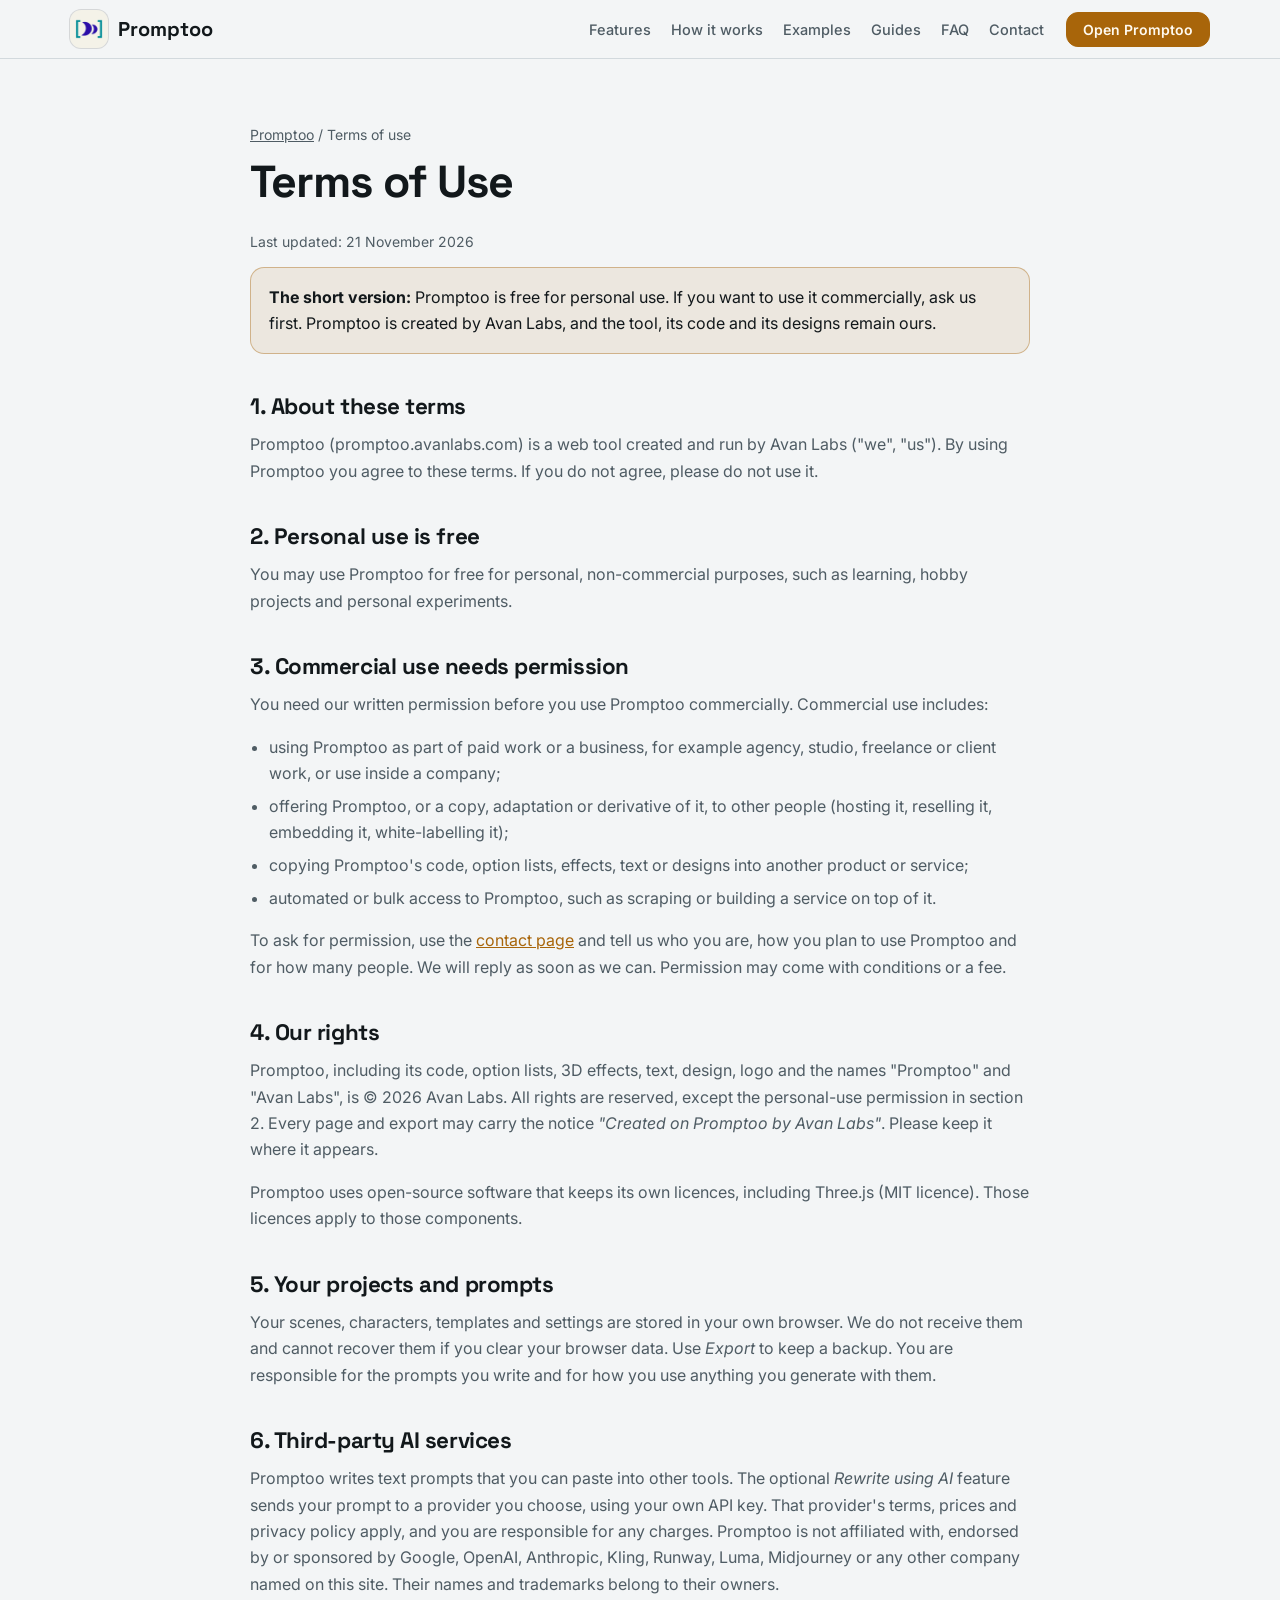
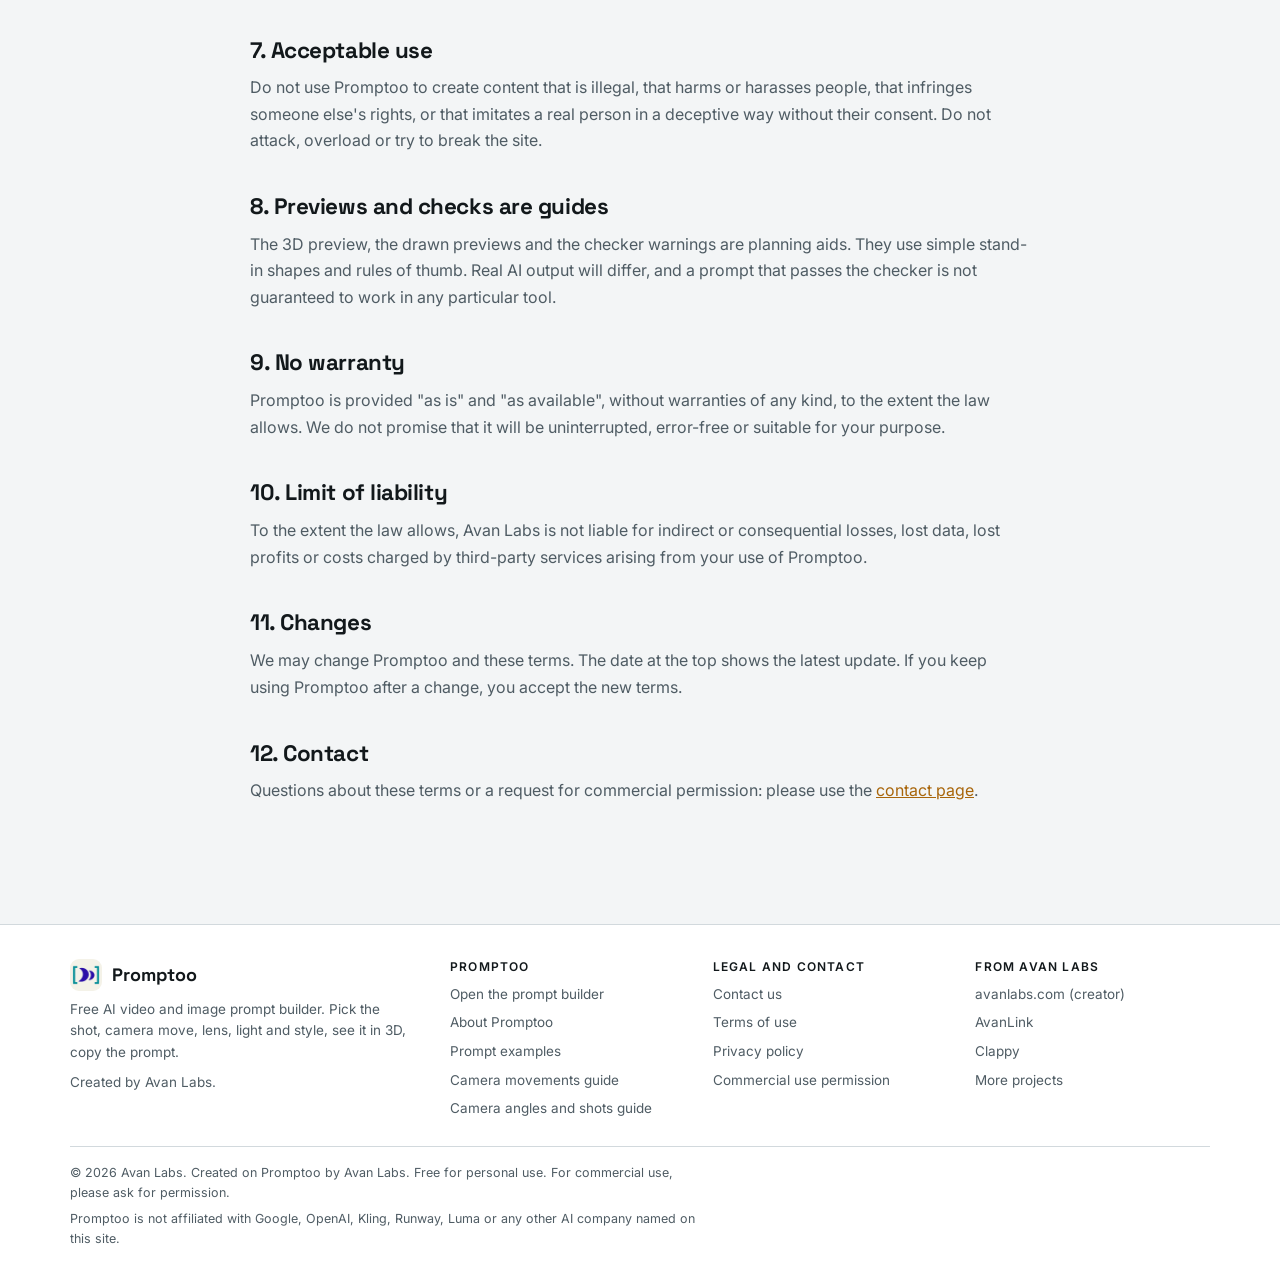
<file: terms.html>
<!doctype html>
<html lang="en">
<head>
<meta charset="utf-8">
<meta name="viewport" content="width=device-width,initial-scale=1">
<title>Terms of Use | Promptoo</title>
<meta name="description" content="Terms of use for Promptoo, the free AI video and image prompt builder by Avan Labs. Free for personal use. Commercial use needs permission.">
<meta name="robots" content="index,follow">
<meta name="theme-color" content="#0d1113">
<link rel="canonical" href="https://promptoo.avanlabs.com/terms">
<link rel="icon" type="image/png" href="img/favicon.png">
<meta property="og:type" content="website"><meta property="og:site_name" content="Promptoo"><meta property="og:title" content="Terms of Use | Promptoo"><meta property="og:url" content="https://promptoo.avanlabs.com/terms"><meta property="og:image" content="https://promptoo.avanlabs.com/img/og.png">
<link rel="preconnect" href="https://fonts.googleapis.com"><link rel="preconnect" href="https://fonts.gstatic.com" crossorigin>
<link rel="stylesheet" href="https://fonts.googleapis.com/css2?family=Inter:wght@400;500;600&family=Space+Grotesk:wght@500;600;700&display=swap">
<link rel="stylesheet" href="site.css"><link rel="stylesheet" href="footer.css">
</head>
<body>
<!--header:start-->
<header class="site-head">
  <div class="sh-in">
    <a class="sh-logo" href="index.html" aria-label="Promptoo home"><span class="mark"><img src="img/logo.png" width="28" height="28" alt=""></span><span>Promptoo</span></a>
    <nav class="sh-nav" aria-label="Main">
      <a href="index.html#features">Features</a>
      <a href="index.html#how">How it works</a>
      <a href="prompt-examples.html">Examples</a>
      <a href="camera-movements.html">Guides</a>
      <a href="index.html#faq">FAQ</a>
      <a href="contact.html">Contact</a>
    </nav>
    <a class="btn pri" href="app.html">Open Promptoo</a>
  </div>
</header>
<!--header:end-->
<main class="doc"><div class="wrap narrow">
<p class="crumbs"><a href="index.html">Promptoo</a> / Terms of use</p>
<h1>Terms of Use</h1>
<p class="meta">Last updated: 21 November 2026</p>

<div class="note"><strong>The short version:</strong> Promptoo is free for personal use. If you want to use it commercially, ask us first. Promptoo is created by Avan Labs, and the tool, its code and its designs remain ours.</div>

<h2>1. About these terms</h2>
<p>Promptoo (promptoo.avanlabs.com) is a web tool created and run by Avan Labs ("we", "us"). By using Promptoo you agree to these terms. If you do not agree, please do not use it.</p>

<h2>2. Personal use is free</h2>
<p>You may use Promptoo for free for personal, non-commercial purposes, such as learning, hobby projects and personal experiments.</p>

<h2>3. Commercial use needs permission</h2>
<p>You need our written permission before you use Promptoo commercially. Commercial use includes:</p>
<ul>
  <li>using Promptoo as part of paid work or a business, for example agency, studio, freelance or client work, or use inside a company;</li>
  <li>offering Promptoo, or a copy, adaptation or derivative of it, to other people (hosting it, reselling it, embedding it, white-labelling it);</li>
  <li>copying Promptoo's code, option lists, effects, text or designs into another product or service;</li>
  <li>automated or bulk access to Promptoo, such as scraping or building a service on top of it.</li>
</ul>
<p>To ask for permission, use the <a href="contact.html#commercial">contact page</a> and tell us who you are, how you plan to use Promptoo and for how many people. We will reply as soon as we can. Permission may come with conditions or a fee.</p>

<h2>4. Our rights</h2>
<p>Promptoo, including its code, option lists, 3D effects, text, design, logo and the names "Promptoo" and "Avan Labs", is &copy; 2026 Avan Labs. All rights are reserved, except the personal-use permission in section 2. Every page and export may carry the notice <em>"Created on Promptoo by Avan Labs"</em>. Please keep it where it appears.</p>
<p>Promptoo uses open-source software that keeps its own licences, including Three.js (MIT licence). Those licences apply to those components.</p>

<h2>5. Your projects and prompts</h2>
<p>Your scenes, characters, templates and settings are stored in your own browser. We do not receive them and cannot recover them if you clear your browser data. Use <em>Export</em> to keep a backup. You are responsible for the prompts you write and for how you use anything you generate with them.</p>

<h2>6. Third-party AI services</h2>
<p>Promptoo writes text prompts that you can paste into other tools. The optional <em>Rewrite using AI</em> feature sends your prompt to a provider you choose, using your own API key. That provider's terms, prices and privacy policy apply, and you are responsible for any charges. Promptoo is not affiliated with, endorsed by or sponsored by Google, OpenAI, Anthropic, Kling, Runway, Luma, Midjourney or any other company named on this site. Their names and trademarks belong to their owners.</p>

<h2>7. Acceptable use</h2>
<p>Do not use Promptoo to create content that is illegal, that harms or harasses people, that infringes someone else's rights, or that imitates a real person in a deceptive way without their consent. Do not attack, overload or try to break the site.</p>

<h2>8. Previews and checks are guides</h2>
<p>The 3D preview, the drawn previews and the checker warnings are planning aids. They use simple stand-in shapes and rules of thumb. Real AI output will differ, and a prompt that passes the checker is not guaranteed to work in any particular tool.</p>

<h2>9. No warranty</h2>
<p>Promptoo is provided "as is" and "as available", without warranties of any kind, to the extent the law allows. We do not promise that it will be uninterrupted, error-free or suitable for your purpose.</p>

<h2>10. Limit of liability</h2>
<p>To the extent the law allows, Avan Labs is not liable for indirect or consequential losses, lost data, lost profits or costs charged by third-party services arising from your use of Promptoo.</p>

<h2>11. Changes</h2>
<p>We may change Promptoo and these terms. The date at the top shows the latest update. If you keep using Promptoo after a change, you accept the new terms.</p>

<h2>12. Contact</h2>
<p>Questions about these terms or a request for commercial permission: please use the <a href="contact.html">contact page</a>.</p>
</div></main>
<!--footer:start-->
<footer class="site-footer" id="site-footer">
  <div class="sf-in">
    <div class="sf-grid">
      <div>
        <div class="sf-brand"><img src="img/logo.png" alt="" width="32" height="32">Promptoo</div>
        <p>Free AI video and image prompt builder. Pick the shot, camera move, lens, light and style, see it in 3D, copy the prompt.</p>
        <p>Created by <a href="https://avanlabs.com" rel="noopener">Avan Labs</a>.</p>
      </div>
      <div>
        <h3>Promptoo</h3>
        <ul>
          <li><a href="app.html">Open the prompt builder</a></li>
          <li><a href="index.html">About Promptoo</a></li>
          <li><a href="prompt-examples.html">Prompt examples</a></li>
          <li><a href="camera-movements.html">Camera movements guide</a></li>
          <li><a href="camera-angles-and-shots.html">Camera angles and shots guide</a></li>
        </ul>
      </div>
      <div>
        <h3>Legal and contact</h3>
        <ul>
          <li><a href="contact.html">Contact us</a></li>
          <li><a href="terms.html">Terms of use</a></li>
          <li><a href="privacy.html">Privacy policy</a></li>
          <li><a href="contact.html#commercial">Commercial use permission</a></li>
        </ul>
      </div>
      <div>
        <h3>From Avan Labs</h3>
        <ul>
          <li><a href="https://avanlabs.com" rel="noopener">avanlabs.com (creator)</a></li>
          <li><a href="https://link.avanlabs.com" rel="noopener">AvanLink</a></li>
          <li><a href="https://avanlabs.com" rel="noopener">Clappy</a></li>
          <li><a href="https://avanlabs.com" rel="noopener">More projects</a></li>
        </ul>
      </div>
    </div>
    <div class="sf-legal">
      <span>&copy; 2026 Avan Labs. Created on Promptoo by Avan Labs. Free for personal use. For commercial use, please <a href="contact.html#commercial">ask for permission</a>.</span>
      <span>Promptoo is not affiliated with Google, OpenAI, Kling, Runway, Luma or any other AI company named on this site.</span>
    </div>
  </div>
</footer>
<!--footer:end-->
</body>
</html>
</file>
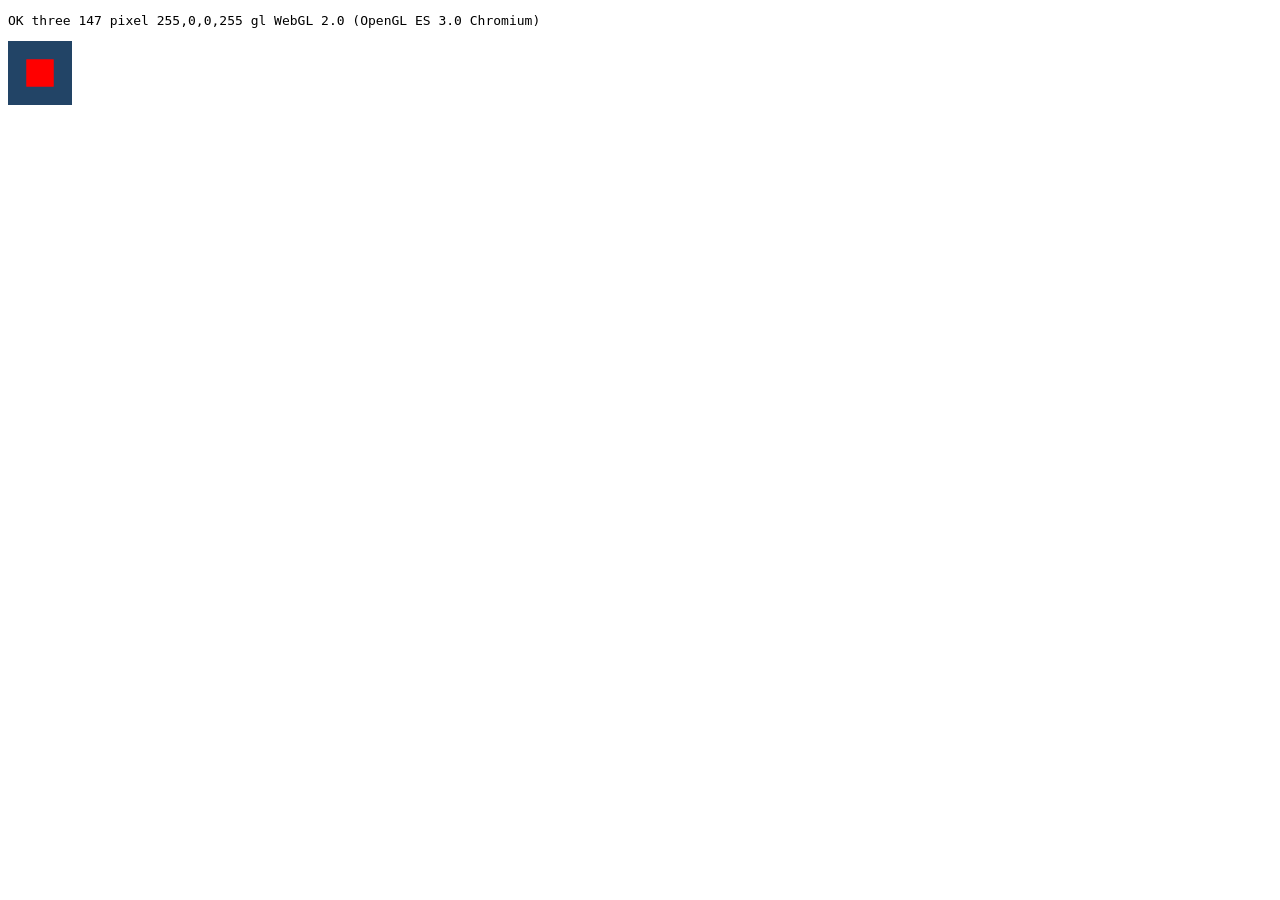
<file: stage/gltest.html>
<!doctype html><meta charset="utf-8"><body><pre id="o">pending</pre>
<script src="../vendor/three.min.js"></script>
<script src="../vendor/EffectComposer.js"></script><script src="../vendor/CopyShader.js"></script><script src="../vendor/ShaderPass.js"></script><script src="../vendor/RenderPass.js"></script>
<script>
try{
const c=document.createElement("canvas");c.width=64;c.height=64;document.body.appendChild(c);
const r=new THREE.WebGLRenderer({canvas:c,antialias:true,preserveDrawingBuffer:true});
const s=new THREE.Scene();s.background=new THREE.Color(0x224466);
const cam=new THREE.PerspectiveCamera(50,1,.1,50);cam.position.set(0,0,3);
const m=new THREE.Mesh(new THREE.BoxGeometry(1,1,1),new THREE.MeshBasicMaterial({color:0xff0000}));s.add(m);
const comp=new THREE.EffectComposer(r);comp.addPass(new THREE.RenderPass(s,cam));comp.render();
const gl=r.getContext();const px=new Uint8Array(4);gl.readPixels(32,32,1,1,gl.RGBA,gl.UNSIGNED_BYTE,px);
document.getElementById("o").textContent="OK three "+THREE.REVISION+" pixel "+Array.from(px).join(",")+" gl "+gl.getParameter(gl.VERSION);
}catch(e){document.getElementById("o").textContent="ERR "+e.message}
</script>
</file>
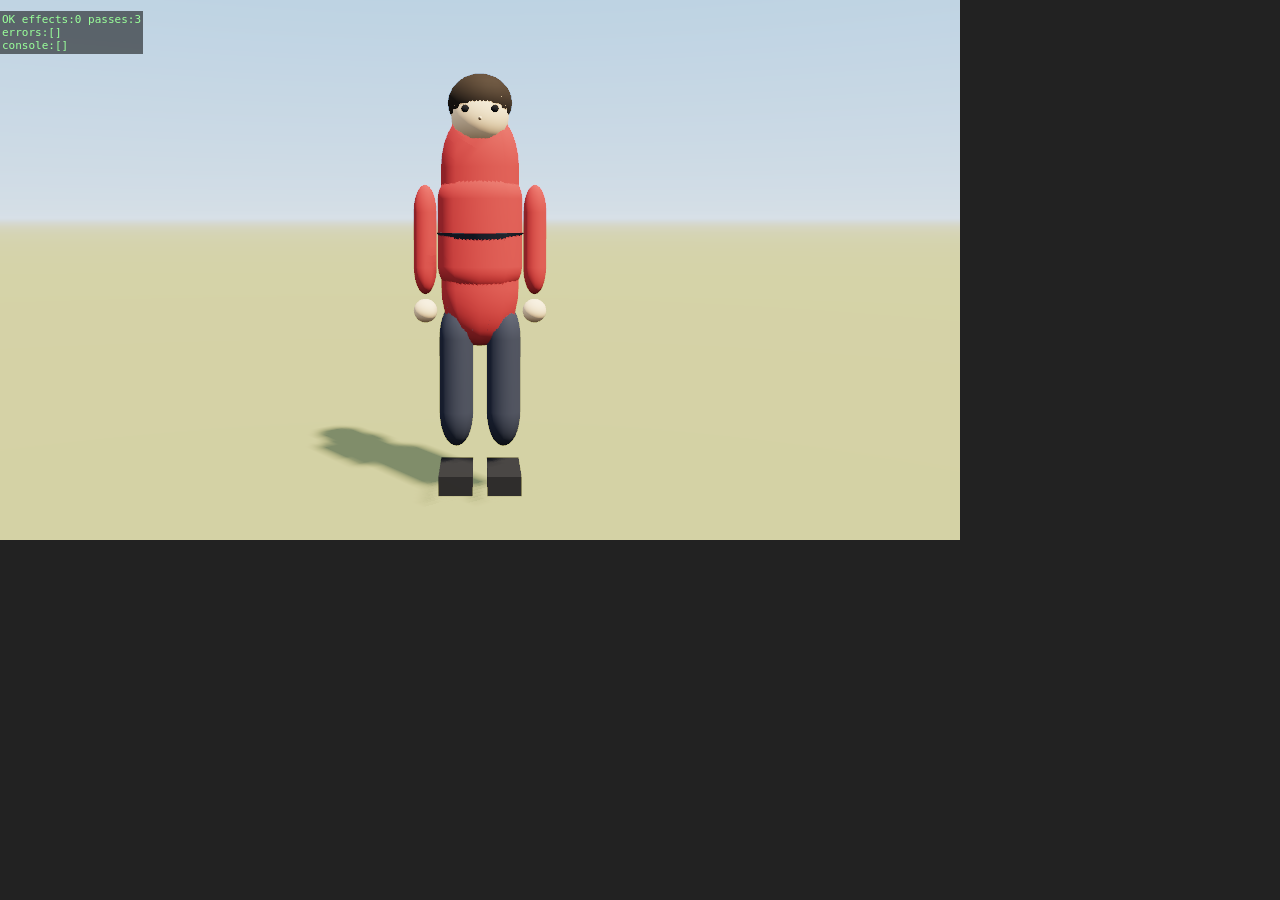
<file: stage/test.html>
<!doctype html><meta charset="utf-8"><meta name="robots" content="noindex"><body style="margin:0;background:#222">
<pre id="o" style="color:#9f9;font:12px monospace;white-space:pre-wrap">pending</pre>
<script src="../vendor/three.min.js"></script><script src="../vendor/EffectComposer.js"></script><script src="../vendor/CopyShader.js"></script><script src="../vendor/ShaderPass.js"></script><script src="../vendor/RenderPass.js"></script><script src="../vendor/MaskPass.js"></script>
<script src="../vendor/LuminosityHighPassShader.js"></script><script src="../vendor/UnrealBloomPass.js"></script><script src="../vendor/BokehShader.js"></script><script src="../vendor/BokehPass.js"></script>
<script src="core.js"></script><script src="passes.js"></script><script src="dummy.js"></script>
<script src="../effects/camera.js"></script><script src="../effects/world.js"></script><script src="../effects/places.js"></script><script src="../effects/compose.js"></script><script src="../effects/look.js"></script><script src="../motion.js"></script><script src="../effects/motion.js"></script>
<script>
const errs=[];const ce=console.error,cw=console.warn;console.error=(...a)=>{errs.push("E "+a.join(" ").slice(0,300));ce(...a)};console.warn=(...a)=>{errs.push("W "+a.join(" ").slice(0,300));cw(...a)};
window.addEventListener("error",e=>errs.push("ERR "+e.message));
const q=new URLSearchParams(location.search);const out=document.getElementById("o");
try{
  const cv=document.createElement("canvas");document.body.appendChild(cv);
  const W=+q.get("w")||960,H=+q.get("h")||540;
  const st=new Stage3D.Stage({canvas:cv,width:W,height:H,pixelRatio:1});
  const sel=q.get("sel")?JSON.parse(q.get("sel")):{};
  st.apply({sel,scene:{subject:"a woman in a red coat",action:q.get("action")||"stands"},char:q.get("char")?JSON.parse(q.get("char")):null,dur:5});
  const t=q.get("t")!=null?+q.get("t"):.5;
  st.renderAt(t,0.016);st.renderAt(t,0.016);
  out.textContent="OK effects:"+st.active.length+" passes:"+(st.passes||[]).length+"\nerrors:"+JSON.stringify(st.errors)+"\nconsole:"+JSON.stringify(errs);
  if(q.get("clean")){out.style.display="none"}else out.style.cssText="position:fixed;left:0;top:0;font:11px monospace;color:#9f9;background:#0008;padding:2px;max-width:100%";
}catch(e){out.textContent="THROW "+e.message+"\n"+e.stack}
</script>
</file>
<file: site.css>
/* Promptoo site pages (home, guides, terms, privacy, contact). Same look as the tool: graphite and amber, light variant by system setting. */
:root{--bg:#0d1113;--panel:#14191c;--panel2:#1b2226;--line:#2a343a;--txt:#e7ecee;--mut:#9aa6ad;--acc:#eba33a;--acc2:#c98420;--on-acc:#1b1305;--sel:rgba(235,163,58,.12);
  --f-ui:"Inter",system-ui,-apple-system,"Segoe UI",sans-serif;--f-disp:"Space Grotesk","Inter",system-ui,sans-serif;color-scheme:dark}
@media (prefers-color-scheme:light){:root{--bg:#f3f5f6;--panel:#ffffff;--panel2:#e9edef;--line:#d2d9dd;--txt:#12181b;--mut:#4f5c64;--acc:#a8650a;--acc2:#8a5208;--on-acc:#fffaf0;--sel:rgba(168,101,10,.09);color-scheme:light}}
*{box-sizing:border-box}
html{scroll-behavior:smooth}
body{margin:0;overflow-x:clip;background:var(--bg);color:var(--txt);font:16px/1.65 var(--f-ui);-webkit-font-smoothing:antialiased}
img{max-width:100%;height:auto}
a{color:var(--acc)}
a:focus-visible,button:focus-visible,summary:focus-visible{outline:2px solid var(--acc);outline-offset:3px;border-radius:6px}
.wrap{max-width:1180px;margin:0 auto;padding:0 max(20px,env(safe-area-inset-left,0px))}
.narrow{max-width:820px}
h1,h2,h3{font-family:var(--f-disp);line-height:1.15;letter-spacing:-.02em;margin:0 0 .5em;text-wrap:balance}
h1{font-size:clamp(2.1rem,5.2vw,3.7rem);font-weight:700}
h2{font-size:clamp(1.55rem,3.2vw,2.3rem);font-weight:700}
h3{font-size:1.15rem;font-weight:600}
p{margin:0 0 1em}
.lead{font-size:clamp(1.05rem,1.7vw,1.25rem);color:var(--mut);max-width:62ch}
.eyebrow{display:inline-block;font:600 12px var(--f-ui);letter-spacing:.12em;text-transform:uppercase;color:var(--acc);margin-bottom:14px}

.btn{display:inline-flex;align-items:center;justify-content:center;gap:8px;padding:11px 20px;border-radius:12px;border:1px solid var(--line);background:var(--panel2);color:var(--txt);font:600 15px var(--f-ui);text-decoration:none;cursor:pointer;transition:border-color .15s,background .15s,transform .15s}
.btn:hover{border-color:var(--acc)}
.btn.pri{background:var(--acc);border-color:var(--acc);color:var(--on-acc)}
.btn.pri:hover{background:var(--acc2);border-color:var(--acc2)}
.btn.big{padding:15px 28px;font-size:17px;border-radius:14px}

/* header */
.site-head{position:sticky;top:0;z-index:20;background:color-mix(in srgb,var(--bg) 88%,transparent);backdrop-filter:blur(10px);border-bottom:1px solid var(--line)}
.sh-in{max-width:1180px;margin:0 auto;padding:10px max(20px,env(safe-area-inset-left,0px));display:flex;align-items:center;gap:22px}
.sh-logo{display:flex;align-items:center;gap:10px;color:var(--txt);text-decoration:none;font:700 20px var(--f-disp)}
.sh-logo .mark{display:grid;place-items:center;width:38px;height:38px;border-radius:11px;background:#f4f2e8;box-shadow:0 0 0 1px rgba(0,0,0,.12)}
.sh-nav{display:flex;gap:20px;margin-left:auto}
.sh-nav a{color:var(--mut);text-decoration:none;font:500 14.5px var(--f-ui)}
.sh-nav a:hover{color:var(--txt)}
.site-head .btn{padding:8px 16px;font-size:14px}
@media(max-width:820px){.sh-nav{display:none}.site-head .btn{margin-left:auto}}

/* hero */
.hero{padding:clamp(40px,7vw,90px) 0 40px;background:radial-gradient(900px 380px at 78% -10%,color-mix(in srgb,var(--acc) 14%,transparent),transparent 70%)}
.hero-grid{display:grid;grid-template-columns:1fr 1.15fr;gap:clamp(24px,4vw,56px);align-items:center}
.hero .cta{display:flex;flex-wrap:wrap;gap:12px;margin:26px 0 14px}
.hero .facts{display:flex;flex-wrap:wrap;gap:8px 18px;list-style:none;padding:0;margin:18px 0 0;color:var(--mut);font-size:14px}
.hero .facts li::before{content:"✓";color:var(--acc);margin-right:7px;font-weight:700}
.shot{border-radius:16px;border:1px solid var(--line);box-shadow:0 24px 60px -24px rgba(0,0,0,.6);display:block;width:100%;background:var(--panel)}
@media(max-width:900px){.hero-grid{grid-template-columns:1fr}}

/* sections */
section{padding:clamp(40px,6vw,72px) 0}
section.alt{background:var(--panel);border-block:1px solid var(--line)}
.grid{display:grid;gap:16px;grid-template-columns:repeat(auto-fit,minmax(260px,1fr))}
.grid.g3{grid-template-columns:repeat(3,minmax(0,1fr))}
@media(max-width:960px){.grid.g3{grid-template-columns:repeat(2,minmax(0,1fr))}}
@media(max-width:620px){.grid.g3{grid-template-columns:1fr}}
.card{background:var(--panel);border:1px solid var(--line);border-radius:16px;padding:22px}
section.alt .card{background:var(--panel2)}
.card h3{margin-bottom:.4em}
.card p{color:var(--mut);margin:0;font-size:15px}
.steps{counter-reset:s;display:grid;gap:14px;grid-template-columns:repeat(auto-fit,minmax(230px,1fr));padding:0;margin:0;list-style:none}
.steps li{counter-increment:s;background:var(--panel2);border:1px solid var(--line);border-radius:16px;padding:20px 20px 20px 64px;position:relative}
.steps li::before{content:counter(s);position:absolute;left:18px;top:18px;width:32px;height:32px;border-radius:50%;background:var(--acc);color:var(--on-acc);display:grid;place-items:center;font:700 15px var(--f-disp)}
.steps b{display:block;margin-bottom:4px;font-family:var(--f-disp);font-size:1.05rem}
.steps span{color:var(--mut);font-size:15px}
.two{display:grid;gap:clamp(20px,4vw,48px);grid-template-columns:1fr 1fr;align-items:center}
@media(max-width:860px){.two{grid-template-columns:1fr}}
.tick{list-style:none;padding:0;margin:0 0 1em;display:grid;gap:8px}
.tick li{padding-left:26px;position:relative;color:var(--mut)}
.tick li::before{content:"✓";position:absolute;left:0;color:var(--acc);font-weight:700}
.tick b{color:var(--txt)}
table.facts{width:100%;border-collapse:collapse;font-size:15px;background:var(--panel);border:1px solid var(--line);border-radius:12px;overflow:hidden}
table.facts th,table.facts td{padding:11px 14px;text-align:left;border-bottom:1px solid var(--line);vertical-align:top}
table.facts th{width:34%;color:var(--mut);font-weight:500}
table.facts tr:last-child th,table.facts tr:last-child td{border-bottom:0}
.tablewrap{overflow-x:auto}

/* faq */
.faq details{background:var(--panel);border:1px solid var(--line);border-radius:14px;margin-bottom:10px;padding:0 18px}
.faq summary{cursor:pointer;padding:16px 0;font:600 16.5px var(--f-ui);list-style:none;display:flex;justify-content:space-between;gap:16px}
.faq summary::-webkit-details-marker{display:none}
.faq summary::after{content:"+";color:var(--acc);font-size:22px;line-height:1}
.faq details[open] summary::after{content:"–"}
.faq details p{color:var(--mut);margin:0 0 16px}

/* cta band */
.band{text-align:center;background:radial-gradient(700px 260px at 50% 0%,color-mix(in srgb,var(--acc) 18%,transparent),transparent 70%)}
.band p{color:var(--mut);max-width:56ch;margin:0 auto 22px}

/* long text pages */
.doc{padding:clamp(34px,5vw,64px) 0}
.doc h1{font-size:clamp(1.9rem,4vw,2.8rem)}
.doc h2{font-size:1.4rem;margin-top:1.8em}
.doc ul{padding-left:1.2em;color:var(--mut)}
.doc li{margin-bottom:.4em}
.doc p{color:var(--mut)}
.doc strong,.doc b{color:var(--txt)}
.note{background:var(--sel);border:1px solid color-mix(in srgb,var(--acc) 40%,transparent);border-radius:14px;padding:16px 18px;margin:0 0 1.4em;color:var(--txt)}
.meta{color:var(--mut);font-size:14px}
.crumbs{font-size:14px;color:var(--mut);margin-bottom:10px}.crumbs a{color:var(--mut)}

/* guide lists */
.fam{margin:2em 0 0}
.fam h2{border-bottom:1px solid var(--line);padding-bottom:.35em}
.items{display:grid;gap:12px;grid-template-columns:repeat(auto-fill,minmax(300px,1fr));margin-top:14px}
.item{background:var(--panel);border:1px solid var(--line);border-radius:14px;padding:16px 18px}
.item h3{margin:0 0 4px;font-size:1.05rem}
.item .tip{color:var(--txt);font-size:15px;margin:0 0 8px}
.item .w{color:var(--mut);font-size:14px;margin:0}
.item code{font:500 13px ui-monospace,Consolas,monospace;color:var(--acc);background:var(--sel);padding:2px 6px;border-radius:6px}
@media(prefers-reduced-motion:reduce){html{scroll-behavior:auto}*{transition:none!important}}

/* prompt examples page */
.toc{display:flex;flex-wrap:wrap;gap:8px 10px;list-style:none;padding:0;margin:0 0 1.4em}
.toc li{background:var(--panel2);border:1px solid var(--line);border-radius:999px;padding:6px 14px;font-size:14px}
.toc a{text-decoration:none}.toc .meta{color:var(--mut);margin-left:4px}
.exsec{margin-top:1.2em;scroll-margin-top:84px}
.exgrid{display:grid;grid-template-columns:repeat(auto-fill,minmax(min(100%,430px),1fr));gap:18px;align-items:start}
.ex{background:var(--panel);border:1px solid var(--line);border-radius:14px;padding:18px;min-width:0;scroll-margin-top:84px}
.ex:target{border-color:var(--acc);box-shadow:0 0 0 2px color-mix(in srgb,var(--acc) 30%,transparent)}
.ex h3{margin:6px 0 .4em;font-size:1.12rem}
.ex-top{display:flex;gap:10px;align-items:center}
.ex .tag{font:600 11px var(--f-ui);letter-spacing:.08em;text-transform:uppercase;padding:3px 9px;border-radius:999px;border:1px solid var(--line);color:var(--mut)}
.ex .tag.video{color:var(--acc);border-color:color-mix(in srgb,var(--acc) 50%,var(--line))}
.ex .meta{color:var(--mut);font-size:13px}
.ex .why{color:var(--mut);font-size:15px;margin-bottom:.8em}
.ex pre.prompt{white-space:pre-wrap;word-break:break-word;background:var(--panel2);border:1px solid var(--line);border-radius:10px;padding:12px 14px;margin:0 0 .8em;font:13px/1.55 ui-monospace,SFMono-Regular,Menlo,Consolas,monospace;max-height:340px;overflow:auto}
.ex .picks{display:flex;flex-wrap:wrap;gap:6px;margin:0 0 1em}
.ex .chip{font-size:12px;padding:2px 9px;border-radius:999px;border:1px solid var(--line);background:var(--panel2);color:var(--txt)}
.ex .chip i{font-style:normal;color:var(--mut);margin-right:2px}
.ex-actions{display:flex;flex-wrap:wrap;gap:10px}
.ex-actions .btn{padding:9px 16px;font-size:14px}
</file>
<file: footer.css>
/* Shared footer. Works on the tool page and on the site pages: it only uses the tokens --bg --panel --line --txt --mut --acc. */
.site-footer{margin:40px 0 0;border-top:1px solid var(--line);background:var(--panel);color:var(--mut);font:400 13.5px/1.6 var(--f-ui,Inter,system-ui,sans-serif)}
.site-footer .sf-in{max-width:1180px;margin:0 auto;padding:34px max(20px,env(safe-area-inset-left,0px)) 22px}
.site-footer .sf-grid{display:grid;grid-template-columns:1.5fr repeat(3,minmax(0,1fr));gap:28px}
.site-footer h3{margin:0 0 10px;font:600 12px var(--f-ui,Inter,sans-serif);letter-spacing:.1em;text-transform:uppercase;color:var(--txt)}
.site-footer ul{list-style:none;margin:0;padding:0;display:grid;gap:7px}
.site-footer a{color:var(--mut);text-decoration:none}
.site-footer a:hover,.site-footer a:focus-visible{color:var(--acc);text-decoration:underline}
.site-footer .sf-brand{display:flex;align-items:center;gap:10px;color:var(--txt);font:700 18px var(--f-disp,'Space Grotesk',sans-serif);margin-bottom:8px}
.site-footer .sf-brand img{width:32px;height:32px;border-radius:9px;background:#f4f2e8;padding:2px}
.site-footer p{margin:0 0 8px;max-width:38ch}
.site-footer .sf-legal{margin-top:26px;padding-top:16px;border-top:1px solid var(--line);font-size:12.5px;display:flex;flex-wrap:wrap;gap:6px 18px;justify-content:space-between}
.site-footer .sf-legal span{max-width:80ch}
@media(max-width:820px){.site-footer .sf-grid{grid-template-columns:1fr 1fr}.site-footer .sf-grid>:first-child{grid-column:1/-1}}
@media(max-width:480px){.site-footer .sf-grid{grid-template-columns:1fr}}
</file>
